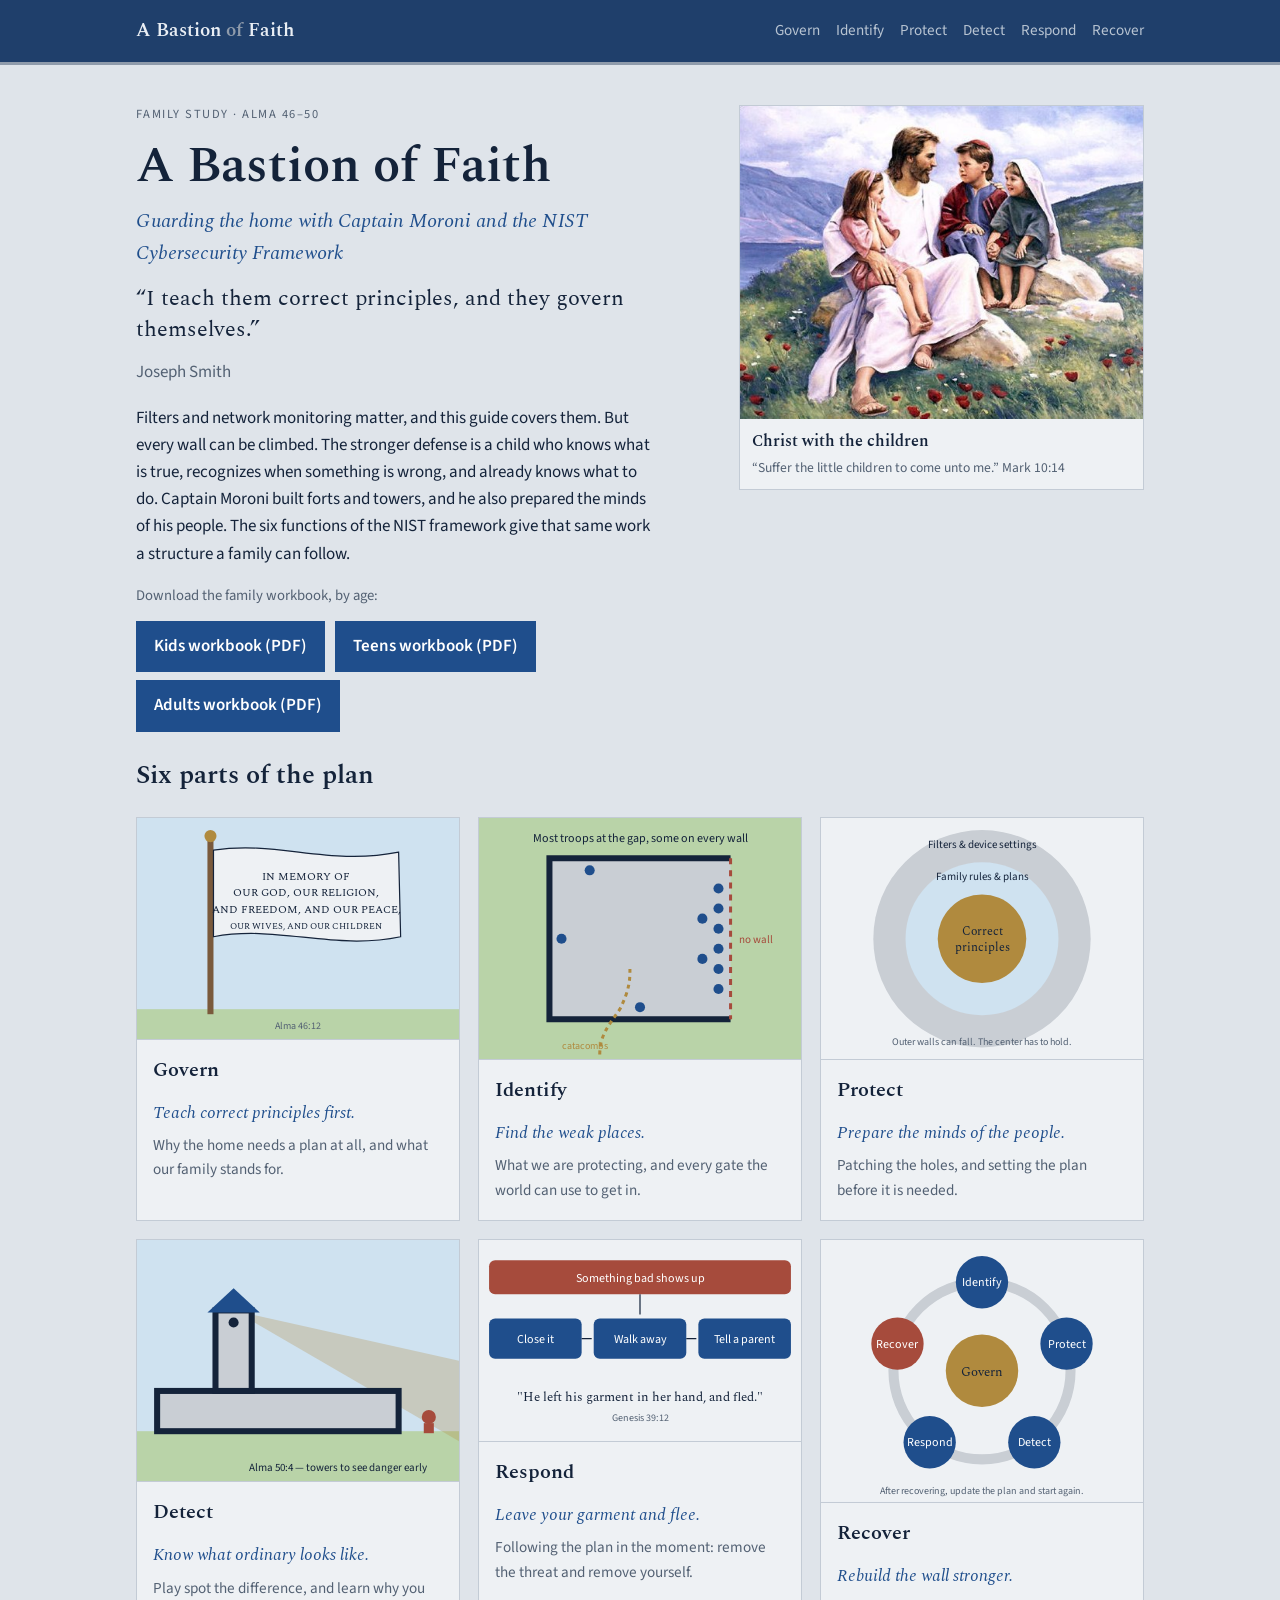
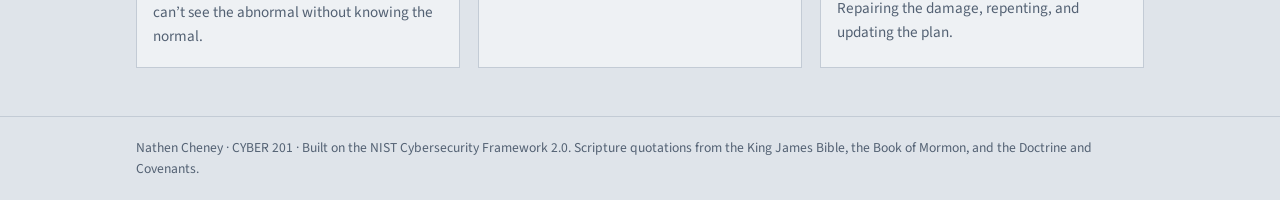
<file: index.html>
<!DOCTYPE html>
<html lang="en">
<head>
<meta charset="utf-8">
<meta name="viewport" content="width=device-width, initial-scale=1, viewport-fit=cover">
<title>A Bastion of Faith</title>
<meta name="description" content="A family study guide that uses Captain Moroni and the NIST Cybersecurity Framework to guard the home online.">
<link rel="preconnect" href="https://fonts.googleapis.com"><link rel="preconnect" href="https://fonts.gstatic.com" crossorigin><link rel="stylesheet" href="https://fonts.googleapis.com/css2?family=Source+Sans+3:wght@400;600&family=Spectral:ital,wght@0,400;0,600;1,400&display=swap">
<link rel="stylesheet" href="style.css">
</head>
<body><header class="site-head"><div class="wrap"><a class="brand" href="index.html">A Bastion <span>of</span> Faith</a><nav class="nav" aria-label="Sections"><a href="govern.html">Govern</a><a href="identify.html">Identify</a><a href="protect.html">Protect</a><a href="detect.html">Detect</a><a href="respond.html">Respond</a><a href="recover.html">Recover</a></nav></div></header>
<main class="wrap">
<section class="lesson-head hero-grid">
<div class="prose">
<p class="eyebrow">Family Study · Alma 46–50</p>
<h1>A Bastion of Faith</h1>
<p class="subtitle">Guarding the home with Captain Moroni and the NIST Cybersecurity Framework</p>
<p class="intro-quote">“I teach them correct principles, and they govern themselves.”</p>
<p>Joseph Smith</p>
<p>Filters and network monitoring matter, and this guide covers them. But every wall can be climbed. The stronger defense is a child who knows what is true, recognizes when something is wrong, and already knows what to do. Captain Moroni built forts and towers, and he also prepared the minds of his people. The six functions of the NIST framework give that same work a structure a family can follow.</p>
<p style="margin:16px 0 6px;color:var(--mute);font-size:.92rem">Download the family workbook, by age:</p><a class="download" href="workbook-kids.pdf" download style="margin-right:10px">Kids workbook (PDF)</a><a class="download" href="workbook-teens.pdf" download style="margin-right:10px">Teens workbook (PDF)</a><a class="download" href="workbook-adults.pdf" download>Adults workbook (PDF)</a>
</div>
<figure class="christ"><img src="images/christ-hero.jpg" alt="Christ with the children" onerror="this.parentElement.classList.add('missing')">
<div class="ph"><div><b>Christ with the children</b><br>Add <code>images/christ-hero.jpg</code></div></div>
<figcaption><b>Christ with the children</b><span>“Suffer the little children to come unto me.” Mark 10:14</span></figcaption></figure>
</section>
<h2>Six parts of the plan</h2>
<div class="grid-cards"><a class="tcard" href="govern.html"><svg viewBox="0 0 320 220" role="img" aria-label="The title of liberty raised on a pole">
<rect class="f-sky" width="320" height="220"/>
<rect class="f-grass" y="190" width="320" height="30"/>
<rect class="f-trunk" x="70" y="20" width="6" height="175"/>
<circle class="f-gold" cx="73" cy="18" r="6"/>
<path class="f-paper st-ink" d="M76 32 C140 22 190 48 260 34 L262 118 C195 132 140 106 76 118 Z"/>
<text class="t-ink t-serif" x="168" y="62" text-anchor="middle" font-size="11">IN MEMORY OF</text>
<text class="t-ink t-serif" x="168" y="78" text-anchor="middle" font-size="11">OUR GOD, OUR RELIGION,</text>
<text class="t-ink t-serif" x="168" y="94" text-anchor="middle" font-size="11">AND FREEDOM, AND OUR PEACE,</text>
<text class="t-ink t-serif" x="168" y="110" text-anchor="middle" font-size="9">OUR WIVES, AND OUR CHILDREN</text>
<text class="t-mute" x="160" y="210" text-anchor="middle" font-size="10">Alma 46:12</text>
</svg><div class="tc-body"><h3>Govern</h3><span class="tc-tag">Teach correct principles first.</span><p>Why the home needs a plan at all, and what our family stands for.</p></div></a><a class="tcard" href="identify.html"><svg viewBox="0 0 320 240" role="img" aria-label="A fortress seen from above with one wall missing and a tunnel under another">
<rect class="f-grass" width="320" height="240"/>
<rect class="f-stone" x="70" y="40" width="180" height="160"/>
<g class="st-wall" fill="none"><path d="M250 40 L70 40 L70 200 L250 200"/></g>
<line class="st-danger" x1="250" y1="40" x2="250" y2="200" stroke-dasharray="6 6"/>
<text class="t-danger" x="258" y="124" font-size="11">no wall</text>
<g class="f-acc"><circle cx="238" cy="70" r="5"/><circle cx="238" cy="90" r="5"/><circle cx="238" cy="110" r="5"/><circle cx="238" cy="130" r="5"/><circle cx="238" cy="150" r="5"/><circle cx="238" cy="170" r="5"/><circle cx="222" cy="100" r="5"/><circle cx="222" cy="140" r="5"/>
<circle cx="110" cy="52" r="5"/><circle cx="82" cy="120" r="5"/><circle cx="160" cy="188" r="5"/></g>
<path class="st-gold" fill="none" stroke-dasharray="4 4" d="M120 235 C120 215 130 205 140 190 C150 170 150 160 150 150"/>
<text class="t-gold" x="128" y="230" font-size="10" text-anchor="end">catacombs</text>
<text class="t-ink" x="160" y="24" text-anchor="middle" font-size="12">Most troops at the gap, some on every wall</text>
</svg><div class="tc-body"><h3>Identify</h3><span class="tc-tag">Find the weak places.</span><p>What we are protecting, and every gate the world can use to get in.</p></div></a><a class="tcard" href="protect.html"><svg viewBox="0 0 320 240" role="img" aria-label="Three rings of protection around the home with correct principles at the center">
<rect class="f-paper" width="320" height="240"/>
<circle class="f-stone" cx="160" cy="120" r="108"/>
<circle class="f-sky" cx="160" cy="120" r="76"/>
<circle class="f-gold" cx="160" cy="120" r="44"/>
<text class="t-ink" x="160" y="30" text-anchor="middle" font-size="11">Filters &amp; device settings</text>
<text class="t-ink" x="160" y="62" text-anchor="middle" font-size="11">Family rules &amp; plans</text>
<text class="t-ink t-serif" x="160" y="116" text-anchor="middle" font-size="12">Correct</text>
<text class="t-ink t-serif" x="160" y="132" text-anchor="middle" font-size="12">principles</text>
<text class="t-mute" x="160" y="226" text-anchor="middle" font-size="10">Outer walls can fall. The center has to hold.</text>
</svg><div class="tc-body"><h3>Protect</h3><span class="tc-tag">Prepare the minds of the people.</span><p>Patching the holes, and setting the plan before it is needed.</p></div></a><a class="tcard" href="detect.html"><svg viewBox="0 0 320 240" role="img" aria-label="A watchtower overlooking a wall, spotting danger approaching">
<rect class="f-sky" width="320" height="240"/>
<rect class="f-grass" y="190" width="320" height="50"/>
<polygon class="f-gold" fill-opacity=".28" points="96,70 320,120 320,200"/>
<rect class="f-stone st-wall" x="20" y="150" width="240" height="40"/>
<rect class="f-stone st-wall" x="78" y="70" width="36" height="80"/>
<polygon class="f-acc" points="70,72 96,48 122,72"/>
<circle class="f-ink" cx="96" cy="82" r="5"/>
<g class="f-danger"><circle cx="290" cy="176" r="7"/><rect x="285" y="182" width="10" height="10"/></g>
<text class="t-ink" x="200" y="230" text-anchor="middle" font-size="11">Alma 50:4 — towers to see danger early</text>
</svg><div class="tc-body"><h3>Detect</h3><span class="tc-tag">Know what ordinary looks like.</span><p>Play spot the difference, and learn why you can’t see the abnormal without knowing the normal.</p></div></a><a class="tcard" href="respond.html"><svg viewBox="0 0 320 200" role="img" aria-label="Response steps: close it, walk away, tell a parent">
<rect class="f-paper" width="320" height="200"/>
<g font-size="12" class="t-ink" text-anchor="middle">
<rect class="f-danger" x="10" y="20" width="300" height="34" rx="6"/><text x="160" y="42" class="t-onacc">Something bad shows up</text>
<rect class="f-acc" x="10" y="78" width="92" height="40" rx="6"/><text x="56" y="102" class="t-onacc">Close it</text>
<rect class="f-acc" x="114" y="78" width="92" height="40" rx="6"/><text x="160" y="102" class="t-onacc">Walk away</text>
<rect class="f-acc" x="218" y="78" width="92" height="40" rx="6"/><text x="264" y="102" class="t-onacc">Tell a parent</text>
<path class="st-ink" fill="none" d="M160 54 L160 74 M102 98 L112 98 M206 98 L216 98"/>
<text x="160" y="160" class="t-ink t-serif" font-size="13">"He left his garment in her hand, and fled."</text>
<text x="160" y="180" class="t-mute" font-size="10">Genesis 39:12</text>
</g>
</svg><div class="tc-body"><h3>Respond</h3><span class="tc-tag">Leave your garment and flee.</span><p>Following the plan in the moment: remove the threat and remove yourself.</p></div></a><a class="tcard" href="recover.html"><svg viewBox="0 0 320 260" role="img" aria-label="The NIST framework as a cycle with Govern at the center">
<rect class="f-paper" width="320" height="260"/>
<circle class="st-stone" fill="none" stroke-width="10" cx="160" cy="130" r="88"/>
<circle class="f-gold" cx="160" cy="130" r="36"/>
<text class="t-ink t-serif" x="160" y="135" text-anchor="middle" font-size="13">Govern</text>
<g font-size="12" text-anchor="middle">
<circle class="f-acc" cx="160" cy="42" r="26"/><text class="t-onacc" x="160" y="46">Identify</text>
<circle class="f-acc" cx="244" cy="103" r="26"/><text class="t-onacc" x="244" y="107">Protect</text>
<circle class="f-acc" cx="212" cy="201" r="26"/><text class="t-onacc" x="212" y="205">Detect</text>
<circle class="f-acc" cx="108" cy="201" r="26"/><text class="t-onacc" x="108" y="205">Respond</text>
<circle class="f-danger" cx="76" cy="103" r="26"/><text class="t-onacc" x="76" y="107">Recover</text>
</g>
<text class="t-mute" x="160" y="252" text-anchor="middle" font-size="10">After recovering, update the plan and start again.</text>
</svg><div class="tc-body"><h3>Recover</h3><span class="tc-tag">Rebuild the wall stronger.</span><p>Repairing the damage, repenting, and updating the plan.</p></div></a></div>
</main><footer class="site-foot"><div class="wrap">Nathen Cheney · CYBER 201 · Built on the NIST Cybersecurity Framework 2.0. Scripture quotations from the King James Bible, the Book of Mormon, and the Doctrine and Covenants.</div></footer>
</body>
</html>
</file>
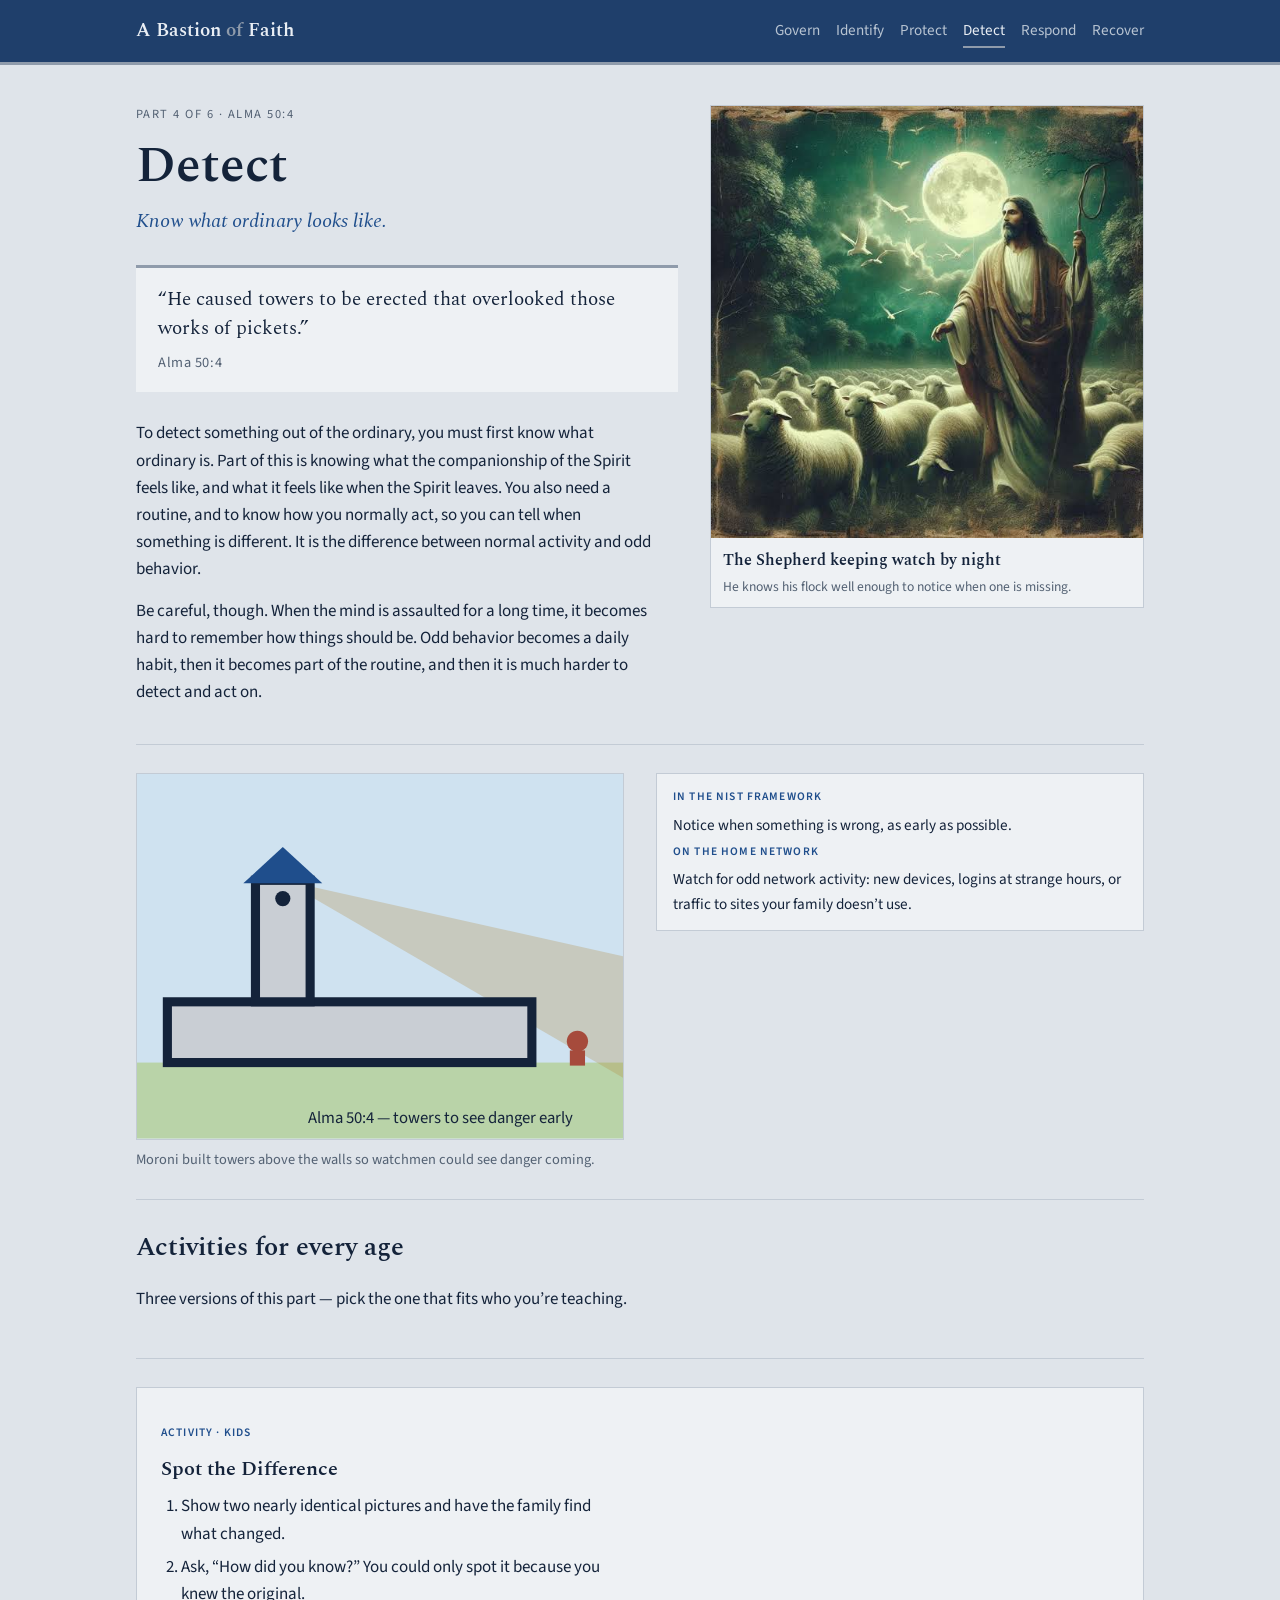
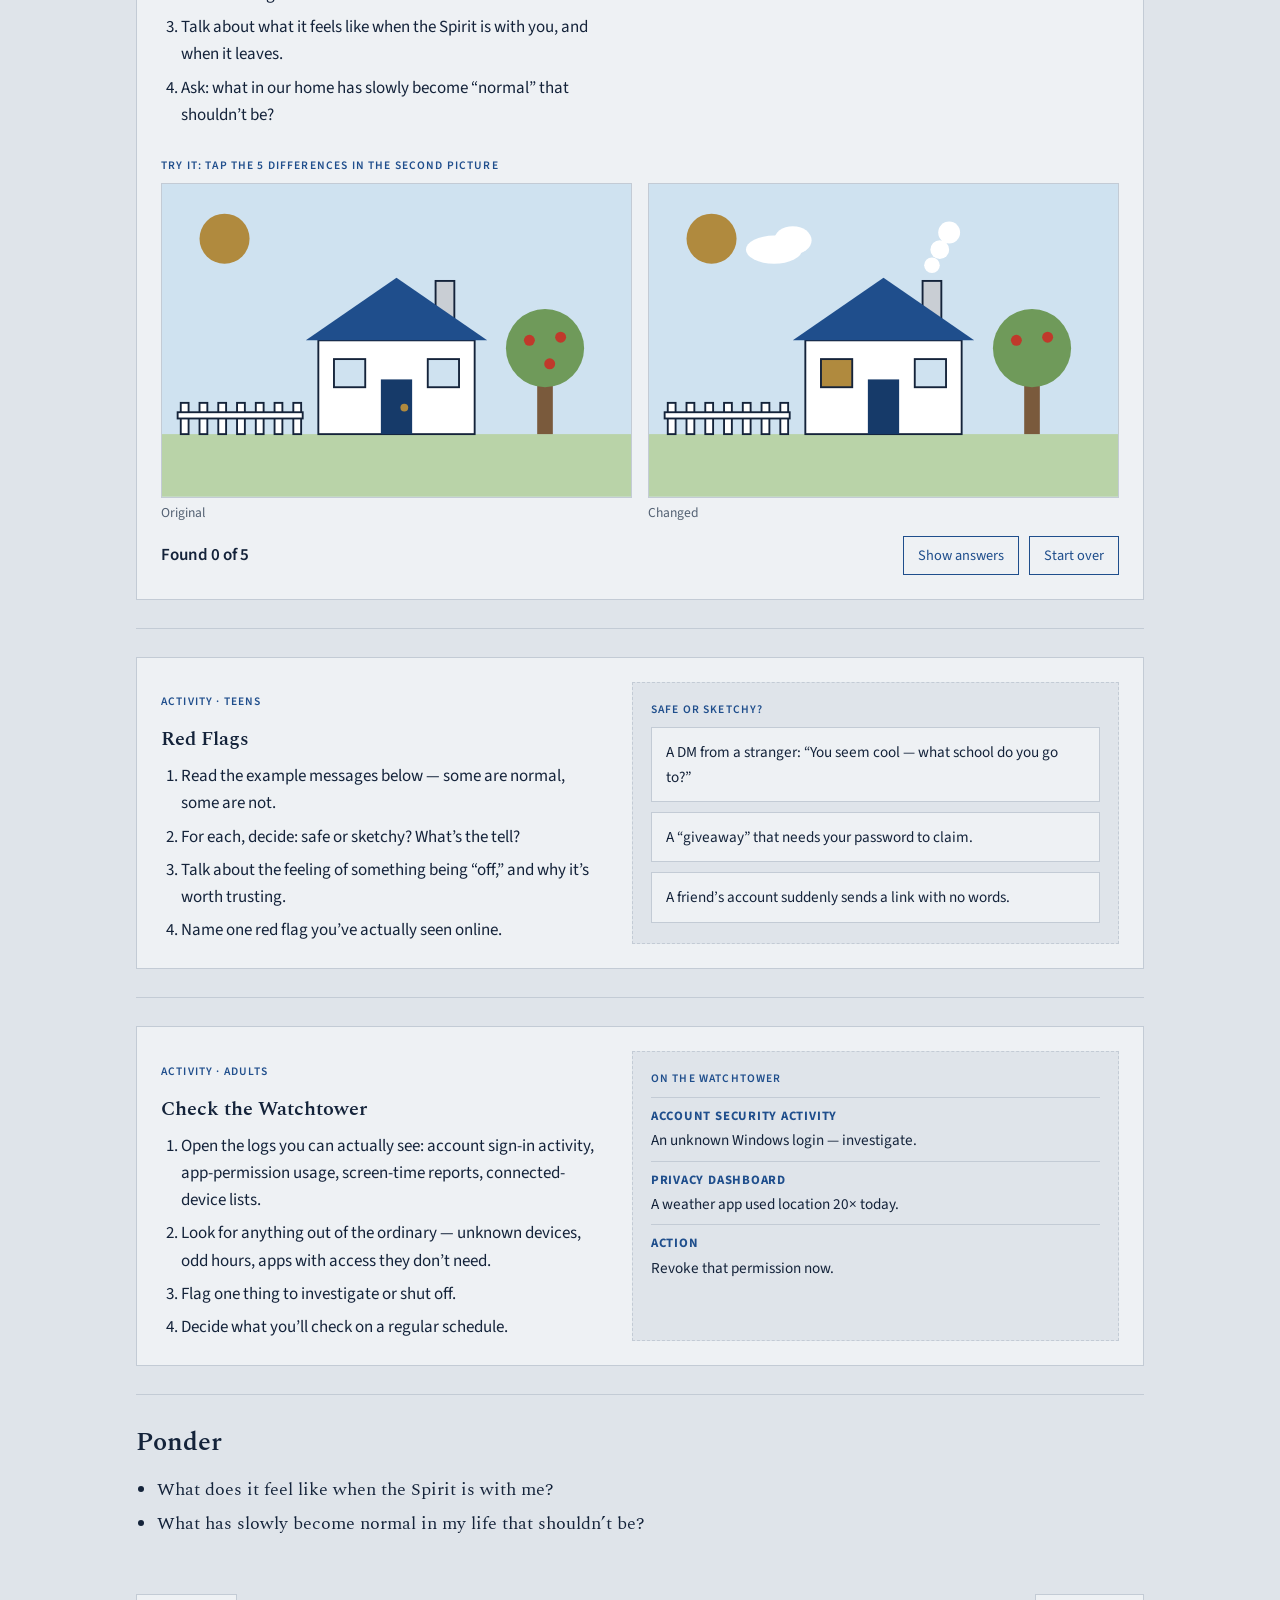
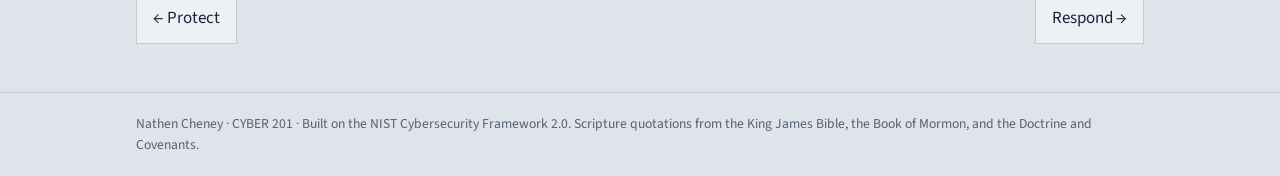
<file: detect.html>
<!DOCTYPE html>
<html lang="en">
<head>
<meta charset="utf-8">
<meta name="viewport" content="width=device-width, initial-scale=1, viewport-fit=cover">
<title>Detect · A Bastion of Faith</title>
<meta name="description" content="Play spot the difference, and learn why you can’t see the abnormal without knowing the normal.">
<link rel="preconnect" href="https://fonts.googleapis.com"><link rel="preconnect" href="https://fonts.gstatic.com" crossorigin><link rel="stylesheet" href="https://fonts.googleapis.com/css2?family=Source+Sans+3:wght@400;600&family=Spectral:ital,wght@0,400;0,600;1,400&display=swap">
<link rel="stylesheet" href="style.css">
</head>
<body><header class="site-head"><div class="wrap"><a class="brand" href="index.html">A Bastion <span>of</span> Faith</a><nav class="nav" aria-label="Sections"><a href="govern.html">Govern</a><a href="identify.html">Identify</a><a href="protect.html">Protect</a><a href="detect.html" aria-current="page">Detect</a><a href="respond.html">Respond</a><a href="recover.html">Recover</a></nav></div></header>
<main class="wrap">
<section class="lesson-head lead-grid">
<div class="prose">
<p class="eyebrow">Part 4 of 6 · Alma 50:4</p>
<h1>Detect</h1>
<p class="subtitle">Know what ordinary looks like.</p>
<div class="scripture"><blockquote>“He caused towers to be erected that overlooked those works of pickets.”</blockquote><cite>Alma 50:4</cite></div>
<p>To detect something out of the ordinary, you must first know what ordinary is. Part of this is knowing what the companionship of the Spirit feels like, and what it feels like when the Spirit leaves. You also need a routine, and to know how you normally act, so you can tell when something is different. It is the difference between normal activity and odd behavior.</p><p>Be careful, though. When the mind is assaulted for a long time, it becomes hard to remember how things should be. Odd behavior becomes a daily habit, then it becomes part of the routine, and then it is much harder to detect and act on.</p>
</div>
<figure class="christ"><img src="images/christ-detect.jpg" alt="The Shepherd keeping watch by night" onerror="this.parentElement.classList.add('missing')">
<div class="ph"><div><b>The Shepherd keeping watch by night</b><br>Add <code>images/christ-detect.jpg</code></div></div>
<figcaption><b>The Shepherd keeping watch by night</b><span>He knows his flock well enough to notice when one is missing.</span></figcaption></figure>
</section>
<section class="section two">
<figure class="concept"><svg viewBox="0 0 320 240" role="img" aria-label="A watchtower overlooking a wall, spotting danger approaching">
<rect class="f-sky" width="320" height="240"/>
<rect class="f-grass" y="190" width="320" height="50"/>
<polygon class="f-gold" fill-opacity=".28" points="96,70 320,120 320,200"/>
<rect class="f-stone st-wall" x="20" y="150" width="240" height="40"/>
<rect class="f-stone st-wall" x="78" y="70" width="36" height="80"/>
<polygon class="f-acc" points="70,72 96,48 122,72"/>
<circle class="f-ink" cx="96" cy="82" r="5"/>
<g class="f-danger"><circle cx="290" cy="176" r="7"/><rect x="285" y="182" width="10" height="10"/></g>
<text class="t-ink" x="200" y="230" text-anchor="middle" font-size="11">Alma 50:4 — towers to see danger early</text>
</svg><figcaption>Moroni built towers above the walls so watchmen could see danger coming.</figcaption></figure>
<div class="nist-box"><p class="label">In the NIST framework</p><p>Notice when something is wrong, as early as possible.</p><p class="label">On the home network</p><p>Watch for odd network activity: new devices, logins at strange hours, or traffic to sites your family doesn’t use.</p></div>
</section>
<section class="section"><h2>Activities for every age</h2><p>Three versions of this part &#8212; pick the one that fits who you&#8217;re teaching.</p></section><section class="section"><div class="activity"><div><p class="label">Activity &#183; Kids</p><h3>Spot the Difference</h3><ol><li>Show two nearly identical pictures and have the family find what changed.</li><li>Ask, “How did you know?” You could only spot it because you knew the original.</li><li>Talk about what it feels like when the Spirit is with you, and when it leaves.</li><li>Ask: what in our home has slowly become “normal” that shouldn’t be?</li></ol></div><div class="ex ex-spot" id="spot"><p class="ex-kicker">Try it: tap the 5 differences in the second picture</p>
<div class="spot-pair"><figure><svg viewBox="0 0 300 200" role="img" aria-label="Original picture"><rect class="f-sky" width="300" height="200"/><rect class="f-grass" y="160" width="300" height="40"/><circle class="f-gold" cx="40" cy="35" r="16"/><rect class="f-stone st-ink" x="175" y="62" width="12" height="25"/><rect class="f-white st-ink" x="100" y="100" width="100" height="60"/><polygon class="f-acc" points="92,100 150,60 208,100"/><rect class="f-accd" x="140" y="125" width="20" height="35"/><circle class="f-gold" cx="155" cy="143" r="2.5"/><rect class="f-sky st-ink" x="110" y="112" width="20" height="18"/><rect class="f-sky st-ink" x="170" y="112" width="20" height="18"/><rect class="f-trunk" x="240" y="120" width="10" height="40"/><circle class="f-leaf" cx="245" cy="105" r="25"/><g class="f-red"><circle cx="235" cy="100" r="3.5"/><circle cx="255" cy="98" r="3.5"/><circle cx="248" cy="115" r="3.5"/></g><rect class="f-white st-ink" x="12" y="140" width="5" height="20"/><rect class="f-white st-ink" x="24" y="140" width="5" height="20"/><rect class="f-white st-ink" x="36" y="140" width="5" height="20"/><rect class="f-white st-ink" x="48" y="140" width="5" height="20"/><rect class="f-white st-ink" x="60" y="140" width="5" height="20"/><rect class="f-white st-ink" x="72" y="140" width="5" height="20"/><rect class="f-white st-ink" x="84" y="140" width="5" height="20"/><rect class="f-white st-ink" x="10" y="146" width="80" height="4"/></svg><figcaption>Original</figcaption></figure>
<figure><div class="spot-target"><svg viewBox="0 0 300 200" role="img" aria-label="Changed picture"><rect class="f-sky" width="300" height="200"/><rect class="f-grass" y="160" width="300" height="40"/><circle class="f-gold" cx="40" cy="35" r="16"/><g class="f-white"><ellipse cx="80" cy="42" rx="18" ry="9"/><ellipse cx="92" cy="36" rx="12" ry="9"/></g><rect class="f-stone st-ink" x="175" y="62" width="12" height="25"/><g class="f-white"><circle cx="181" cy="52" r="5"/><circle cx="186" cy="42" r="6"/><circle cx="192" cy="31" r="7"/></g><rect class="f-white st-ink" x="100" y="100" width="100" height="60"/><polygon class="f-acc" points="92,100 150,60 208,100"/><rect class="f-accd" x="140" y="125" width="20" height="35"/><rect class="f-gold st-ink" x="110" y="112" width="20" height="18"/><rect class="f-sky st-ink" x="170" y="112" width="20" height="18"/><rect class="f-trunk" x="240" y="120" width="10" height="40"/><circle class="f-leaf" cx="245" cy="105" r="25"/><g class="f-red"><circle cx="235" cy="100" r="3.5"/><circle cx="255" cy="98" r="3.5"/></g><rect class="f-white st-ink" x="12" y="140" width="5" height="20"/><rect class="f-white st-ink" x="24" y="140" width="5" height="20"/><rect class="f-white st-ink" x="36" y="140" width="5" height="20"/><rect class="f-white st-ink" x="48" y="140" width="5" height="20"/><rect class="f-white st-ink" x="60" y="140" width="5" height="20"/><rect class="f-white st-ink" x="72" y="140" width="5" height="20"/><rect class="f-white st-ink" x="84" y="140" width="5" height="20"/><rect class="f-white st-ink" x="10" y="146" width="80" height="4"/></svg></div><figcaption>Changed</figcaption></figure></div>
<div class="spot-bar"><span id="spot-count" aria-live="polite">Found 0 of 5</span>
<button type="button" id="spot-reveal">Show answers</button><button type="button" id="spot-reset">Start over</button></div>
<p class="spot-lesson" id="spot-lesson" hidden>You found them because you studied the first picture. In the same way, we notice when the Spirit leaves only if we know what it feels like when He is there.</p></div></div></section><section class="section"><div class="activity"><div><p class="label">Activity &#183; Teens</p><h3>Red Flags</h3><ol><li>Read the example messages below &#8212; some are normal, some are not.</li><li>For each, decide: safe or sketchy? What&#8217;s the tell?</li><li>Talk about the feeling of something being &#8220;off,&#8221; and why it&#8217;s worth trusting.</li><li>Name one red flag you&#8217;ve actually seen online.</li></ol></div><div class="ex ex-cards"><p class="ex-kicker">Safe or sketchy?</p><div class="cards3"><div class="sc">A DM from a stranger: &#8220;You seem cool &#8212; what school do you go to?&#8221;</div><div class="sc">A &#8220;giveaway&#8221; that needs your password to claim.</div><div class="sc">A friend&#8217;s account suddenly sends a link with no words.</div></div></div></div></section><section class="section"><div class="activity"><div><p class="label">Activity &#183; Adults</p><h3>Check the Watchtower</h3><ol><li>Open the logs you can actually see: account sign-in activity, app-permission usage, screen-time reports, connected-device lists.</li><li>Look for anything out of the ordinary &#8212; unknown devices, odd hours, apps with access they don&#8217;t need.</li><li>Flag one thing to investigate or shut off.</li><li>Decide what you&#8217;ll check on a regular schedule.</li></ol></div><div class="ex ex-review"><p class="ex-kicker">On the watchtower</p><div class="rv"><b>Account security activity</b><span>An unknown Windows login &#8212; investigate.</span></div><div class="rv"><b>Privacy dashboard</b><span>A weather app used location 20&#215; today.</span></div><div class="rv"><b>Action</b><span>Revoke that permission now.</span></div></div></div></section>
<section class="section questions"><h2>Ponder</h2><ul><li>What does it feel like when the Spirit is with me?</li><li>What has slowly become normal in my life that shouldn’t be?</li></ul></section>
<nav class="pager" aria-label="Pages"><a href="protect.html">← Protect</a><a href="respond.html">Respond →</a></nav>
</main><footer class="site-foot"><div class="wrap">Nathen Cheney · CYBER 201 · Built on the NIST Cybersecurity Framework 2.0. Scripture quotations from the King James Bible, the Book of Mormon, and the Doctrine and Covenants.</div></footer><script src="script.js"></script>
</body>
</html>
</file>
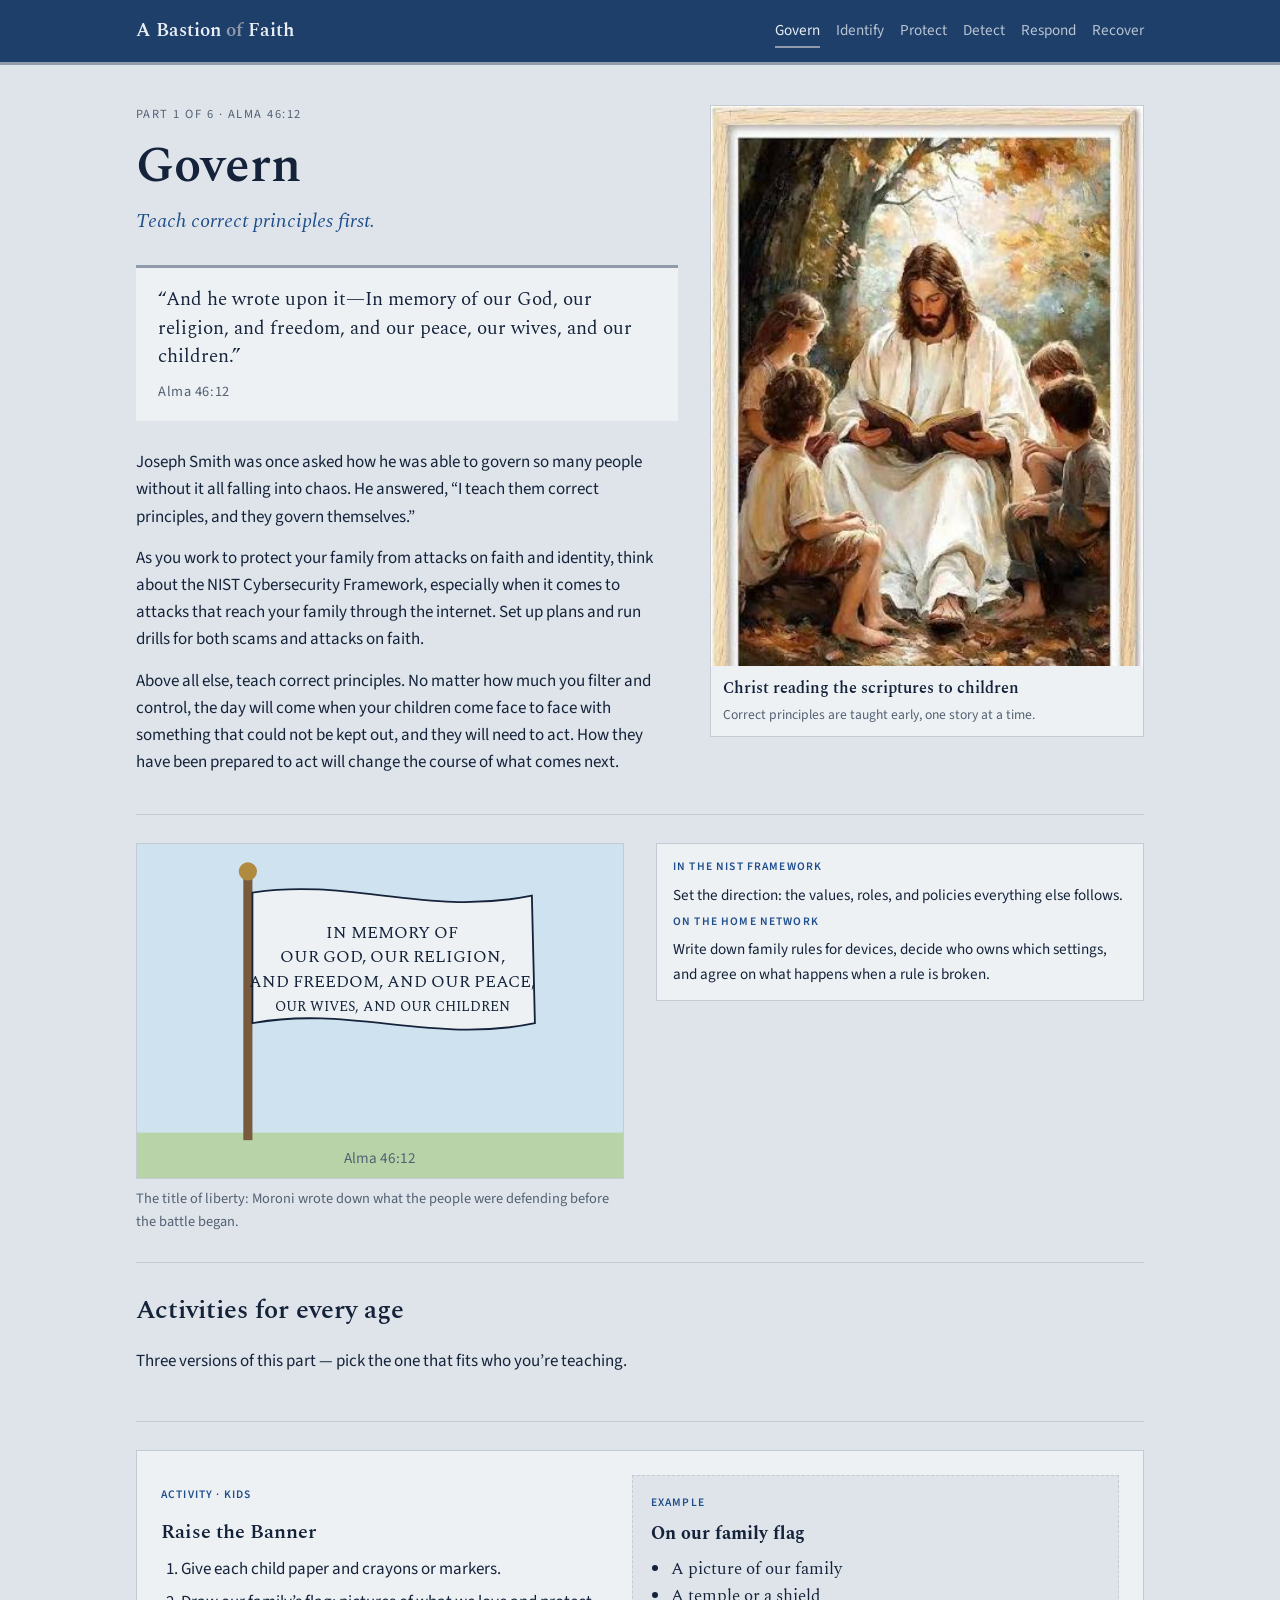
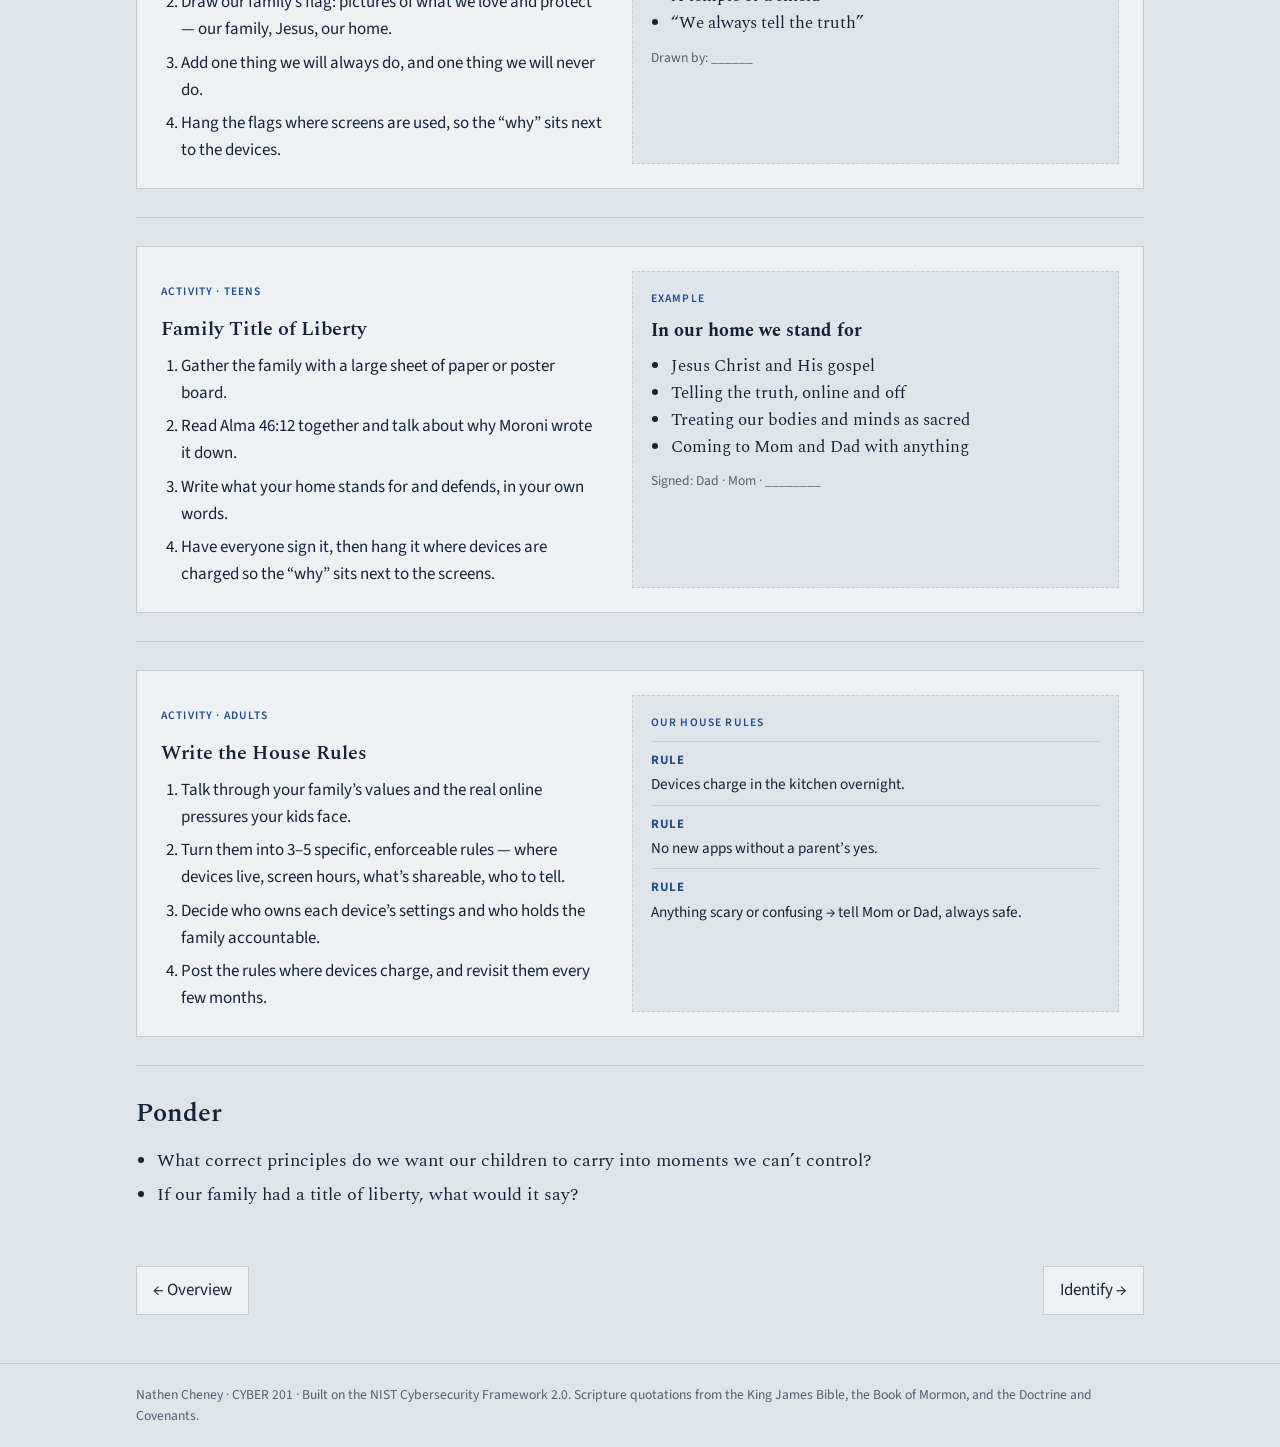
<file: govern.html>
<!DOCTYPE html>
<html lang="en">
<head>
<meta charset="utf-8">
<meta name="viewport" content="width=device-width, initial-scale=1, viewport-fit=cover">
<title>Govern · A Bastion of Faith</title>
<meta name="description" content="Why the home needs a plan at all, and what our family stands for.">
<link rel="preconnect" href="https://fonts.googleapis.com"><link rel="preconnect" href="https://fonts.gstatic.com" crossorigin><link rel="stylesheet" href="https://fonts.googleapis.com/css2?family=Source+Sans+3:wght@400;600&family=Spectral:ital,wght@0,400;0,600;1,400&display=swap">
<link rel="stylesheet" href="style.css">
</head>
<body><header class="site-head"><div class="wrap"><a class="brand" href="index.html">A Bastion <span>of</span> Faith</a><nav class="nav" aria-label="Sections"><a href="govern.html" aria-current="page">Govern</a><a href="identify.html">Identify</a><a href="protect.html">Protect</a><a href="detect.html">Detect</a><a href="respond.html">Respond</a><a href="recover.html">Recover</a></nav></div></header>
<main class="wrap">
<section class="lesson-head lead-grid">
<div class="prose">
<p class="eyebrow">Part 1 of 6 · Alma 46:12</p>
<h1>Govern</h1>
<p class="subtitle">Teach correct principles first.</p>
<div class="scripture"><blockquote>“And he wrote upon it—In memory of our God, our religion, and freedom, and our peace, our wives, and our children.”</blockquote><cite>Alma 46:12</cite></div>
<p>Joseph Smith was once asked how he was able to govern so many people without it all falling into chaos. He answered, “I teach them correct principles, and they govern themselves.”</p><p>As you work to protect your family from attacks on faith and identity, think about the NIST Cybersecurity Framework, especially when it comes to attacks that reach your family through the internet. Set up plans and run drills for both scams and attacks on faith.</p><p>Above all else, teach correct principles. No matter how much you filter and control, the day will come when your children come face to face with something that could not be kept out, and they will need to act. How they have been prepared to act will change the course of what comes next.</p>
</div>
<figure class="christ"><img src="images/christ-govern.jpg" alt="Christ reading the scriptures to children" onerror="this.parentElement.classList.add('missing')">
<div class="ph"><div><b>Christ reading the scriptures to children</b><br>Add <code>images/christ-govern.jpg</code></div></div>
<figcaption><b>Christ reading the scriptures to children</b><span>Correct principles are taught early, one story at a time.</span></figcaption></figure>
</section>
<section class="section two">
<figure class="concept"><svg viewBox="0 0 320 220" role="img" aria-label="The title of liberty raised on a pole">
<rect class="f-sky" width="320" height="220"/>
<rect class="f-grass" y="190" width="320" height="30"/>
<rect class="f-trunk" x="70" y="20" width="6" height="175"/>
<circle class="f-gold" cx="73" cy="18" r="6"/>
<path class="f-paper st-ink" d="M76 32 C140 22 190 48 260 34 L262 118 C195 132 140 106 76 118 Z"/>
<text class="t-ink t-serif" x="168" y="62" text-anchor="middle" font-size="11">IN MEMORY OF</text>
<text class="t-ink t-serif" x="168" y="78" text-anchor="middle" font-size="11">OUR GOD, OUR RELIGION,</text>
<text class="t-ink t-serif" x="168" y="94" text-anchor="middle" font-size="11">AND FREEDOM, AND OUR PEACE,</text>
<text class="t-ink t-serif" x="168" y="110" text-anchor="middle" font-size="9">OUR WIVES, AND OUR CHILDREN</text>
<text class="t-mute" x="160" y="210" text-anchor="middle" font-size="10">Alma 46:12</text>
</svg><figcaption>The title of liberty: Moroni wrote down what the people were defending before the battle began.</figcaption></figure>
<div class="nist-box"><p class="label">In the NIST framework</p><p>Set the direction: the values, roles, and policies everything else follows.</p><p class="label">On the home network</p><p>Write down family rules for devices, decide who owns which settings, and agree on what happens when a rule is broken.</p></div>
</section>
<section class="section"><h2>Activities for every age</h2><p>Three versions of this part &#8212; pick the one that fits who you&#8217;re teaching.</p></section><section class="section"><div class="activity"><div><p class="label">Activity &#183; Kids</p><h3>Raise the Banner</h3><ol><li>Give each child paper and crayons or markers.</li><li>Draw our family&#8217;s flag: pictures of what we love and protect &#8212; our family, Jesus, our home.</li><li>Add one thing we will always do, and one thing we will never do.</li><li>Hang the flags where screens are used, so the &#8220;why&#8221; sits next to the devices.</li></ol></div><div class="ex ex-banner"><p class="ex-kicker">Example</p><h4>On our family flag</h4><ul><li>A picture of our family</li><li>A temple or a shield</li><li>&#8220;We always tell the truth&#8221;</li></ul><p class="ex-sign">Drawn by: ______</p></div></div></section><section class="section"><div class="activity"><div><p class="label">Activity &#183; Teens</p><h3>Family Title of Liberty</h3><ol><li>Gather the family with a large sheet of paper or poster board.</li><li>Read Alma 46:12 together and talk about why Moroni wrote it down.</li><li>Write what your home stands for and defends, in your own words.</li><li>Have everyone sign it, then hang it where devices are charged so the “why” sits next to the screens.</li></ol></div><div class="ex ex-banner"><p class="ex-kicker">Example</p><h4>In our home we stand for</h4>
<ul><li>Jesus Christ and His gospel</li><li>Telling the truth, online and off</li><li>Treating our bodies and minds as sacred</li><li>Coming to Mom and Dad with anything</li></ul>
<p class="ex-sign">Signed: Dad · Mom · ________</p></div></div></section><section class="section"><div class="activity"><div><p class="label">Activity &#183; Adults</p><h3>Write the House Rules</h3><ol><li>Talk through your family&#8217;s values and the real online pressures your kids face.</li><li>Turn them into 3&#8211;5 specific, enforceable rules &#8212; where devices live, screen hours, what&#8217;s shareable, who to tell.</li><li>Decide who owns each device&#8217;s settings and who holds the family accountable.</li><li>Post the rules where devices charge, and revisit them every few months.</li></ol></div><div class="ex ex-review"><p class="ex-kicker">Our house rules</p><div class="rv"><b>Rule</b><span>Devices charge in the kitchen overnight.</span></div><div class="rv"><b>Rule</b><span>No new apps without a parent&#8217;s yes.</span></div><div class="rv"><b>Rule</b><span>Anything scary or confusing &#8594; tell Mom or Dad, always safe.</span></div></div></div></section>
<section class="section questions"><h2>Ponder</h2><ul><li>What correct principles do we want our children to carry into moments we can’t control?</li><li>If our family had a title of liberty, what would it say?</li></ul></section>
<nav class="pager" aria-label="Pages"><a href="index.html">← Overview</a><a href="identify.html">Identify →</a></nav>
</main><footer class="site-foot"><div class="wrap">Nathen Cheney · CYBER 201 · Built on the NIST Cybersecurity Framework 2.0. Scripture quotations from the King James Bible, the Book of Mormon, and the Doctrine and Covenants.</div></footer>
</body>
</html>
</file>
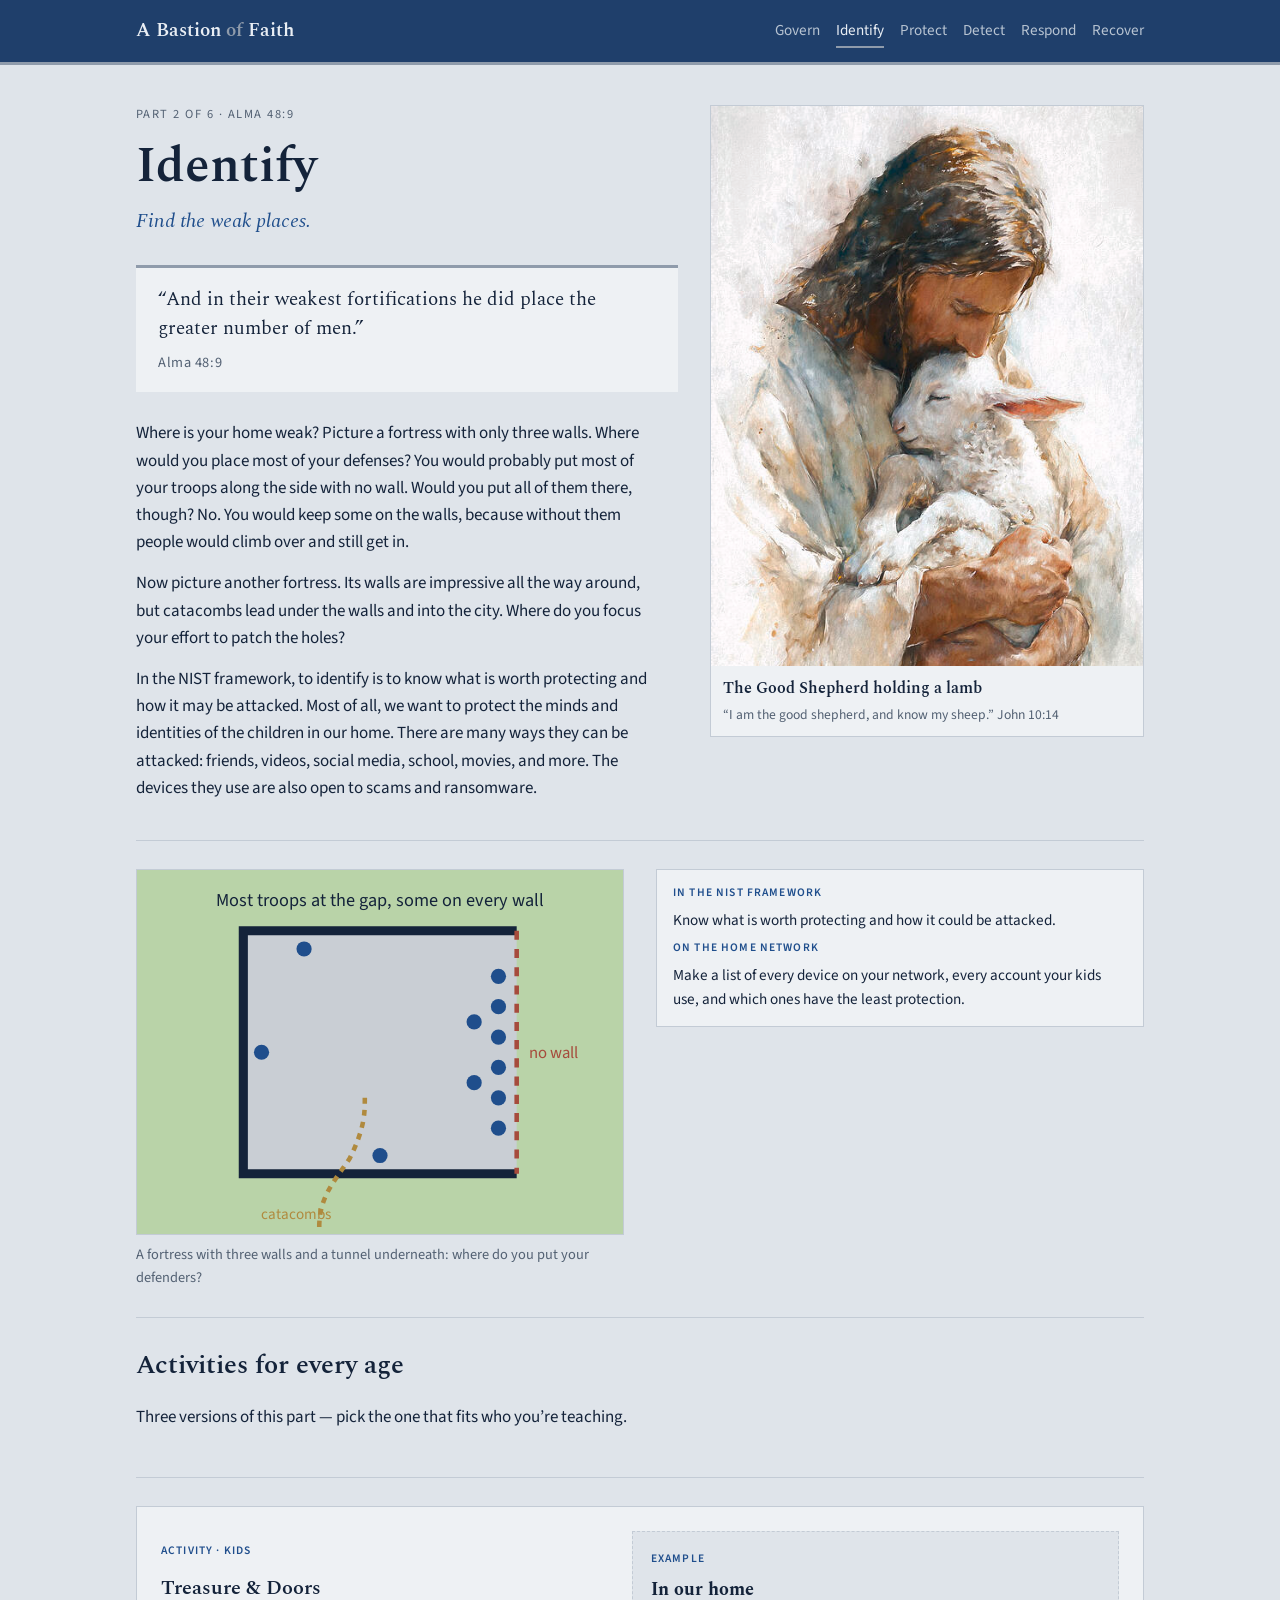
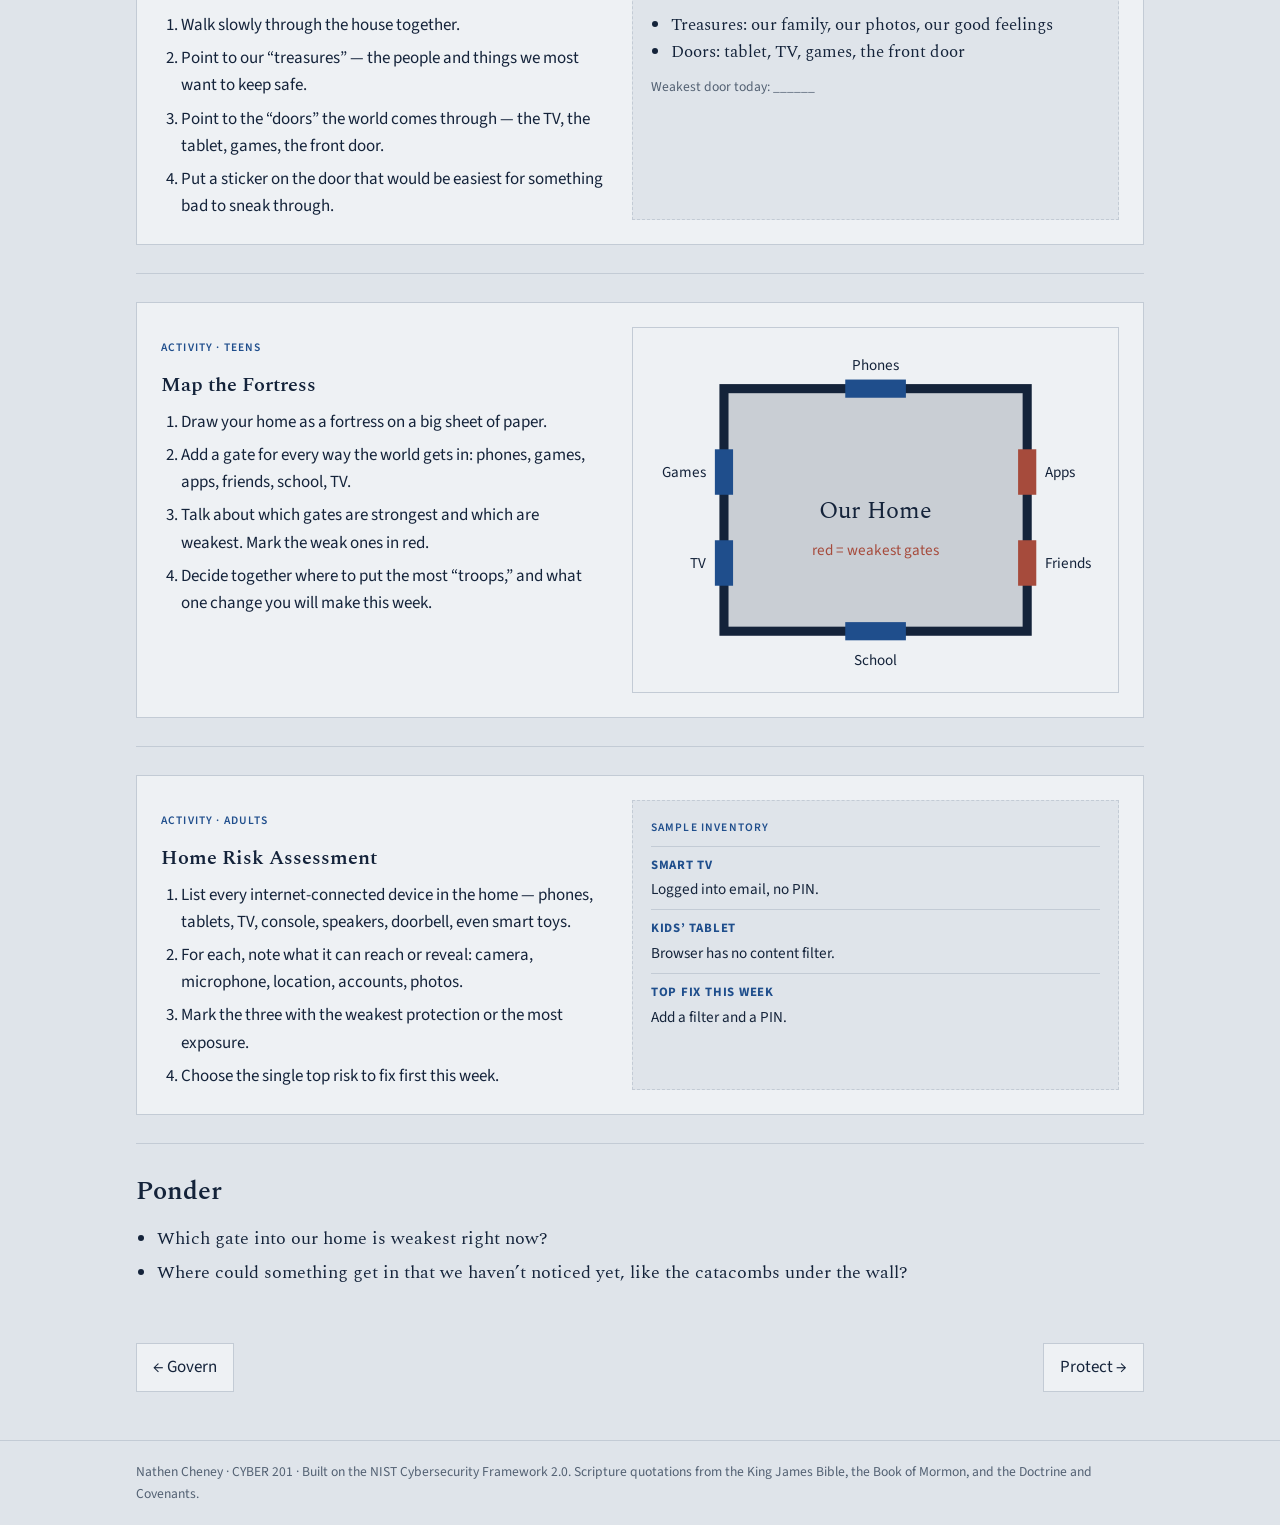
<file: identify.html>
<!DOCTYPE html>
<html lang="en">
<head>
<meta charset="utf-8">
<meta name="viewport" content="width=device-width, initial-scale=1, viewport-fit=cover">
<title>Identify · A Bastion of Faith</title>
<meta name="description" content="What we are protecting, and every gate the world can use to get in.">
<link rel="preconnect" href="https://fonts.googleapis.com"><link rel="preconnect" href="https://fonts.gstatic.com" crossorigin><link rel="stylesheet" href="https://fonts.googleapis.com/css2?family=Source+Sans+3:wght@400;600&family=Spectral:ital,wght@0,400;0,600;1,400&display=swap">
<link rel="stylesheet" href="style.css">
</head>
<body><header class="site-head"><div class="wrap"><a class="brand" href="index.html">A Bastion <span>of</span> Faith</a><nav class="nav" aria-label="Sections"><a href="govern.html">Govern</a><a href="identify.html" aria-current="page">Identify</a><a href="protect.html">Protect</a><a href="detect.html">Detect</a><a href="respond.html">Respond</a><a href="recover.html">Recover</a></nav></div></header>
<main class="wrap">
<section class="lesson-head lead-grid">
<div class="prose">
<p class="eyebrow">Part 2 of 6 · Alma 48:9</p>
<h1>Identify</h1>
<p class="subtitle">Find the weak places.</p>
<div class="scripture"><blockquote>“And in their weakest fortifications he did place the greater number of men.”</blockquote><cite>Alma 48:9</cite></div>
<p>Where is your home weak? Picture a fortress with only three walls. Where would you place most of your defenses? You would probably put most of your troops along the side with no wall. Would you put all of them there, though? No. You would keep some on the walls, because without them people would climb over and still get in.</p><p>Now picture another fortress. Its walls are impressive all the way around, but catacombs lead under the walls and into the city. Where do you focus your effort to patch the holes?</p><p>In the NIST framework, to identify is to know what is worth protecting and how it may be attacked. Most of all, we want to protect the minds and identities of the children in our home. There are many ways they can be attacked: friends, videos, social media, school, movies, and more. The devices they use are also open to scams and ransomware.</p>
</div>
<figure class="christ"><img src="images/christ-identify.jpg" alt="The Good Shepherd holding a lamb" onerror="this.parentElement.classList.add('missing')">
<div class="ph"><div><b>The Good Shepherd holding a lamb</b><br>Add <code>images/christ-identify.jpg</code></div></div>
<figcaption><b>The Good Shepherd holding a lamb</b><span>“I am the good shepherd, and know my sheep.” John 10:14</span></figcaption></figure>
</section>
<section class="section two">
<figure class="concept"><svg viewBox="0 0 320 240" role="img" aria-label="A fortress seen from above with one wall missing and a tunnel under another">
<rect class="f-grass" width="320" height="240"/>
<rect class="f-stone" x="70" y="40" width="180" height="160"/>
<g class="st-wall" fill="none"><path d="M250 40 L70 40 L70 200 L250 200"/></g>
<line class="st-danger" x1="250" y1="40" x2="250" y2="200" stroke-dasharray="6 6"/>
<text class="t-danger" x="258" y="124" font-size="11">no wall</text>
<g class="f-acc"><circle cx="238" cy="70" r="5"/><circle cx="238" cy="90" r="5"/><circle cx="238" cy="110" r="5"/><circle cx="238" cy="130" r="5"/><circle cx="238" cy="150" r="5"/><circle cx="238" cy="170" r="5"/><circle cx="222" cy="100" r="5"/><circle cx="222" cy="140" r="5"/>
<circle cx="110" cy="52" r="5"/><circle cx="82" cy="120" r="5"/><circle cx="160" cy="188" r="5"/></g>
<path class="st-gold" fill="none" stroke-dasharray="4 4" d="M120 235 C120 215 130 205 140 190 C150 170 150 160 150 150"/>
<text class="t-gold" x="128" y="230" font-size="10" text-anchor="end">catacombs</text>
<text class="t-ink" x="160" y="24" text-anchor="middle" font-size="12">Most troops at the gap, some on every wall</text>
</svg><figcaption>A fortress with three walls and a tunnel underneath: where do you put your defenders?</figcaption></figure>
<div class="nist-box"><p class="label">In the NIST framework</p><p>Know what is worth protecting and how it could be attacked.</p><p class="label">On the home network</p><p>Make a list of every device on your network, every account your kids use, and which ones have the least protection.</p></div>
</section>
<section class="section"><h2>Activities for every age</h2><p>Three versions of this part &#8212; pick the one that fits who you&#8217;re teaching.</p></section><section class="section"><div class="activity"><div><p class="label">Activity &#183; Kids</p><h3>Treasure &amp; Doors</h3><ol><li>Walk slowly through the house together.</li><li>Point to our &#8220;treasures&#8221; &#8212; the people and things we most want to keep safe.</li><li>Point to the &#8220;doors&#8221; the world comes through &#8212; the TV, the tablet, games, the front door.</li><li>Put a sticker on the door that would be easiest for something bad to sneak through.</li></ol></div><div class="ex ex-banner"><p class="ex-kicker">Example</p><h4>In our home</h4><ul><li>Treasures: our family, our photos, our good feelings</li><li>Doors: tablet, TV, games, the front door</li></ul><p class="ex-sign">Weakest door today: ______</p></div></div></section><section class="section"><div class="activity"><div><p class="label">Activity &#183; Teens</p><h3>Map the Fortress</h3><ol><li>Draw your home as a fortress on a big sheet of paper.</li><li>Add a gate for every way the world gets in: phones, games, apps, friends, school, TV.</li><li>Talk about which gates are strongest and which are weakest. Mark the weak ones in red.</li><li>Decide together where to put the most “troops,” and what one change you will make this week.</li></ol></div><div class="ex ex-svg"><svg viewBox="0 0 320 240" role="img" aria-label="Example family fortress map with gates labeled">
<rect class="f-paper" width="320" height="240"/>
<rect class="f-stone st-wall" x="60" y="40" width="200" height="160" fill-opacity="1"/>
<text class="t-ink t-serif" x="160" y="125" text-anchor="middle" font-size="16">Our Home</text>
<g font-size="10" class="t-ink">
<rect class="f-acc" x="140" y="34" width="40" height="12"/><text x="160" y="28" text-anchor="middle">Phones</text>
<rect class="f-acc" x="140" y="194" width="40" height="12"/><text x="160" y="222" text-anchor="middle">School</text>
<rect class="f-acc" x="54" y="80" width="12" height="30"/><text x="48" y="98" text-anchor="end">Games</text>
<rect class="f-acc" x="54" y="140" width="12" height="30"/><text x="48" y="158" text-anchor="end">TV</text>
<rect class="f-danger" x="254" y="80" width="12" height="30"/><text x="272" y="98">Apps</text>
<rect class="f-danger" x="254" y="140" width="12" height="30"/><text x="272" y="158">Friends</text>
</g>
<text class="t-danger" x="160" y="150" text-anchor="middle" font-size="10">red = weakest gates</text>
</svg></div></div></section><section class="section"><div class="activity"><div><p class="label">Activity &#183; Adults</p><h3>Home Risk Assessment</h3><ol><li>List every internet-connected device in the home &#8212; phones, tablets, TV, console, speakers, doorbell, even smart toys.</li><li>For each, note what it can reach or reveal: camera, microphone, location, accounts, photos.</li><li>Mark the three with the weakest protection or the most exposure.</li><li>Choose the single top risk to fix first this week.</li></ol></div><div class="ex ex-review"><p class="ex-kicker">Sample inventory</p><div class="rv"><b>Smart TV</b><span>Logged into email, no PIN.</span></div><div class="rv"><b>Kids&#8217; tablet</b><span>Browser has no content filter.</span></div><div class="rv"><b>Top fix this week</b><span>Add a filter and a PIN.</span></div></div></div></section>
<section class="section questions"><h2>Ponder</h2><ul><li>Which gate into our home is weakest right now?</li><li>Where could something get in that we haven’t noticed yet, like the catacombs under the wall?</li></ul></section>
<nav class="pager" aria-label="Pages"><a href="govern.html">← Govern</a><a href="protect.html">Protect →</a></nav>
</main><footer class="site-foot"><div class="wrap">Nathen Cheney · CYBER 201 · Built on the NIST Cybersecurity Framework 2.0. Scripture quotations from the King James Bible, the Book of Mormon, and the Doctrine and Covenants.</div></footer>
</body>
</html>
</file>
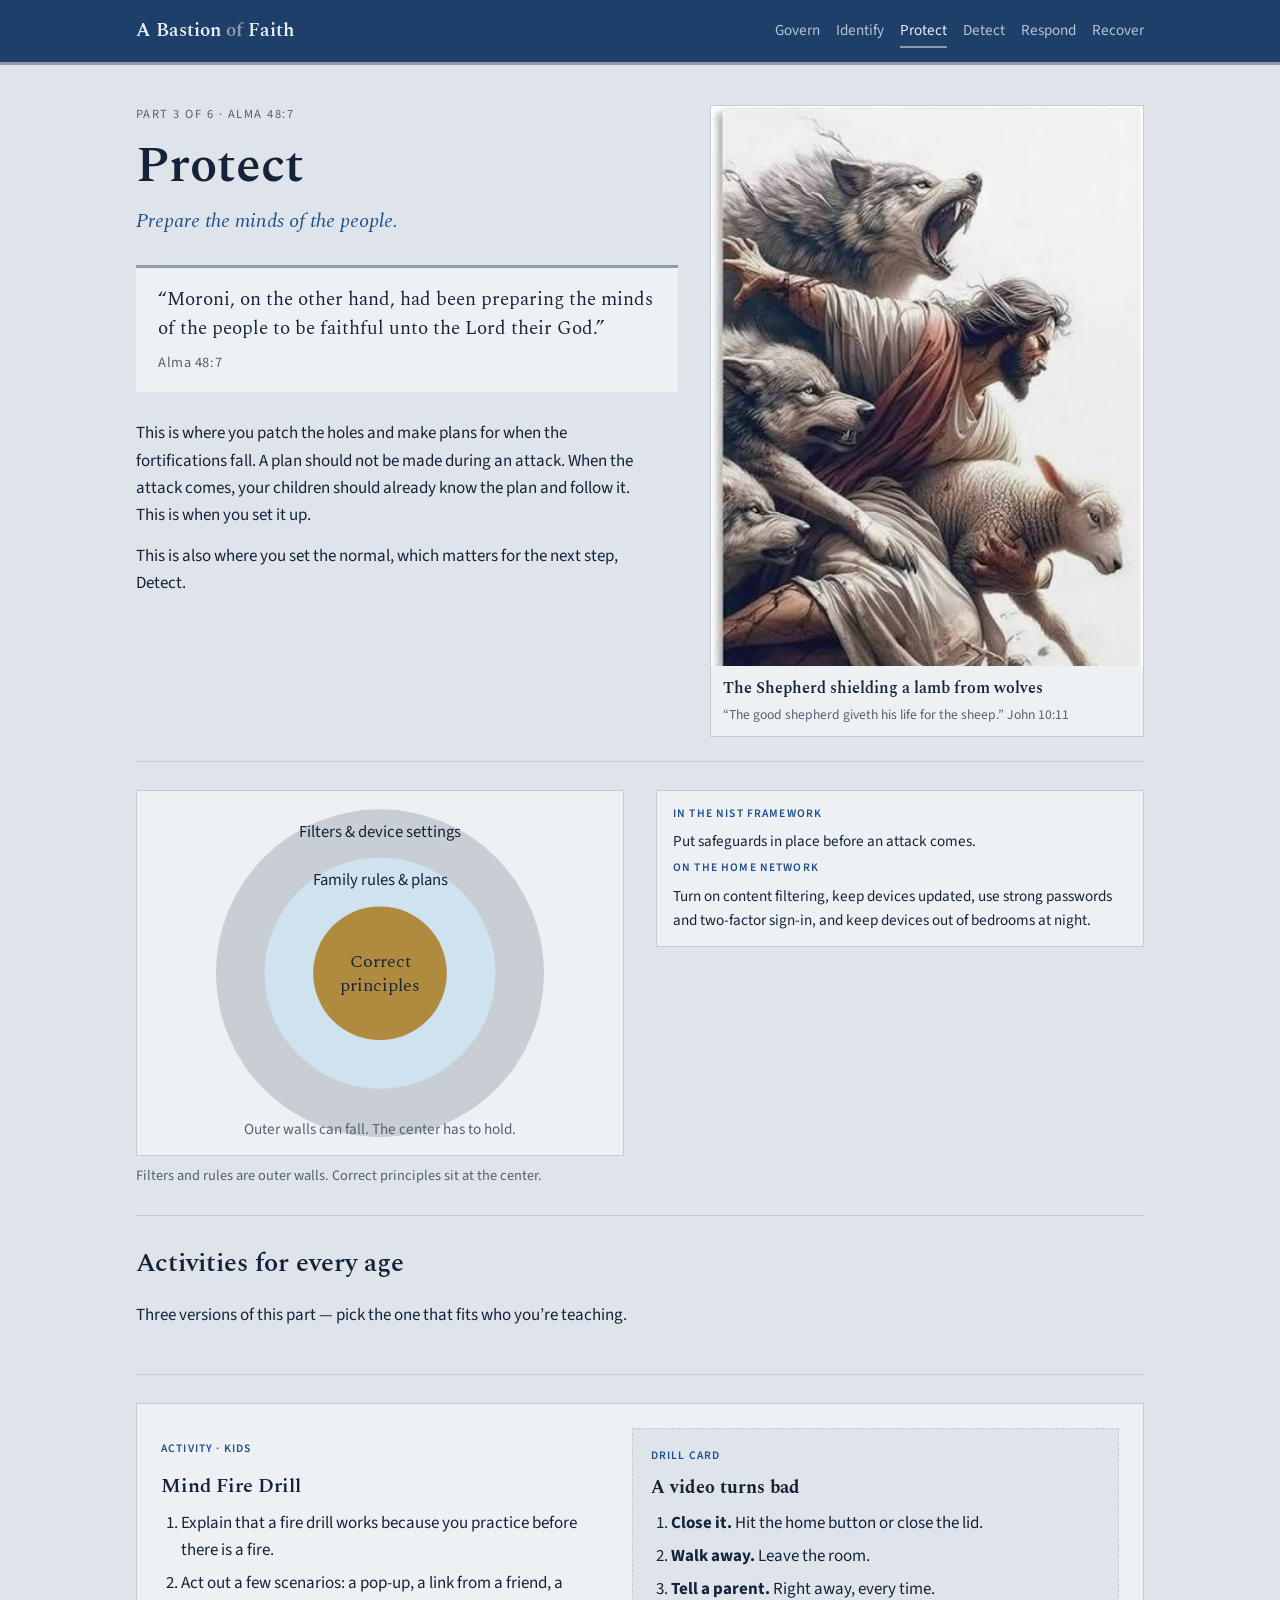
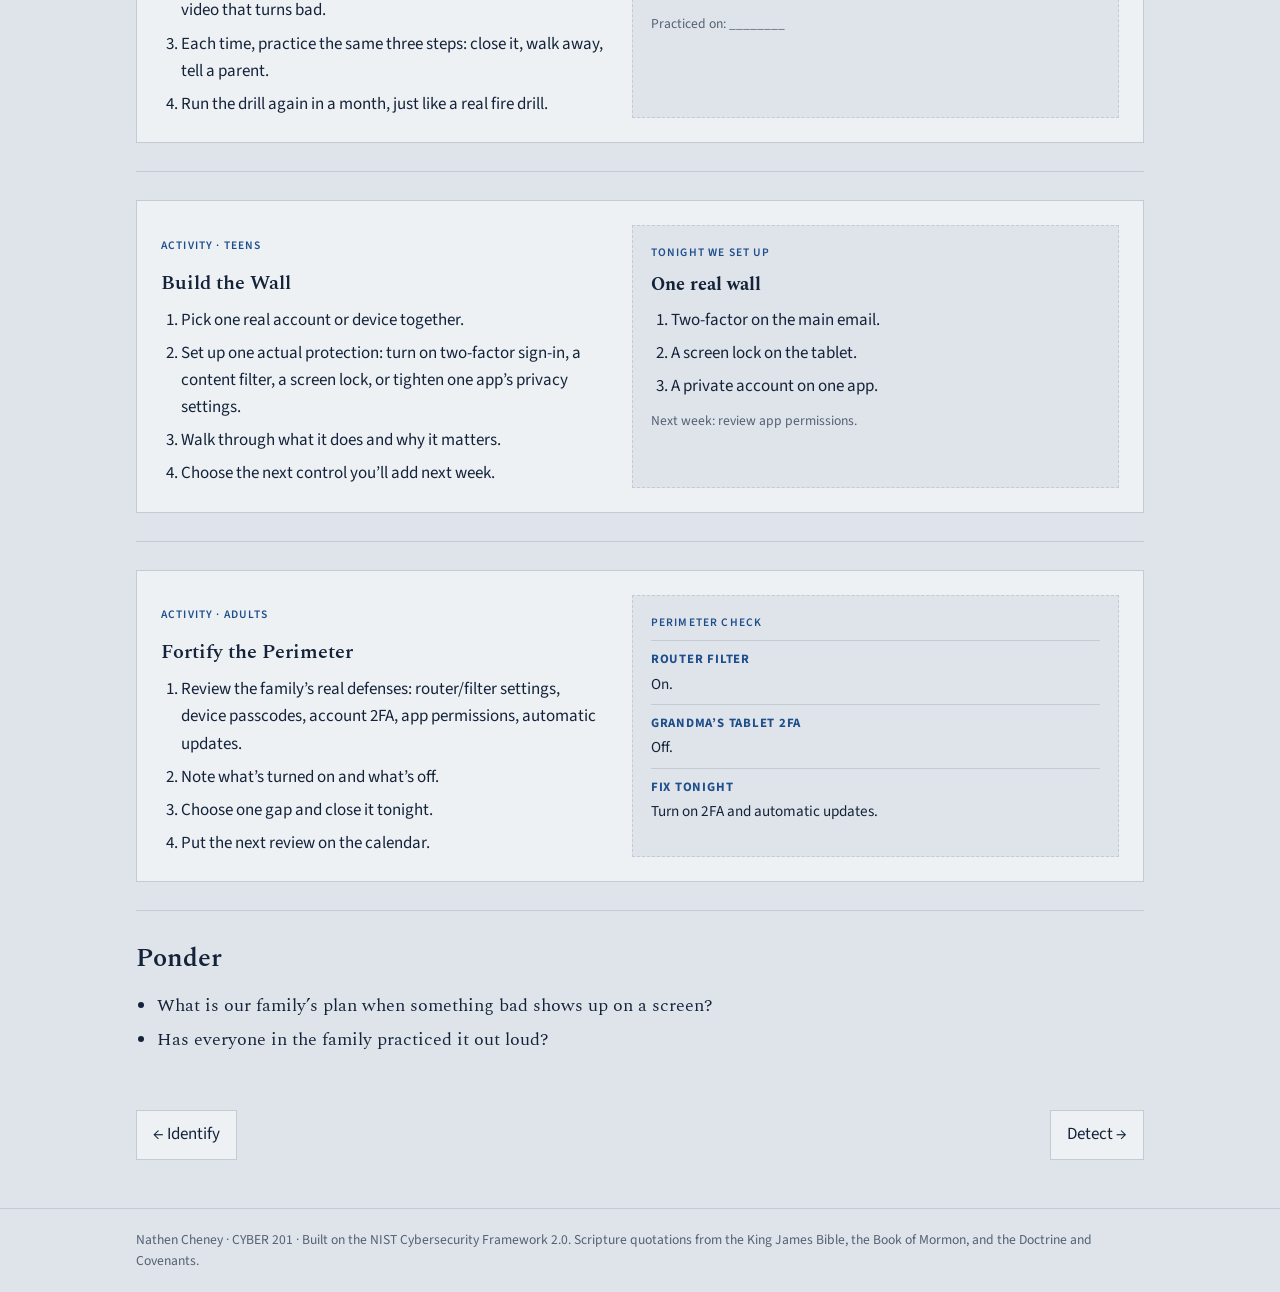
<file: protect.html>
<!DOCTYPE html>
<html lang="en">
<head>
<meta charset="utf-8">
<meta name="viewport" content="width=device-width, initial-scale=1, viewport-fit=cover">
<title>Protect · A Bastion of Faith</title>
<meta name="description" content="Patching the holes, and setting the plan before it is needed.">
<link rel="preconnect" href="https://fonts.googleapis.com"><link rel="preconnect" href="https://fonts.gstatic.com" crossorigin><link rel="stylesheet" href="https://fonts.googleapis.com/css2?family=Source+Sans+3:wght@400;600&family=Spectral:ital,wght@0,400;0,600;1,400&display=swap">
<link rel="stylesheet" href="style.css">
</head>
<body><header class="site-head"><div class="wrap"><a class="brand" href="index.html">A Bastion <span>of</span> Faith</a><nav class="nav" aria-label="Sections"><a href="govern.html">Govern</a><a href="identify.html">Identify</a><a href="protect.html" aria-current="page">Protect</a><a href="detect.html">Detect</a><a href="respond.html">Respond</a><a href="recover.html">Recover</a></nav></div></header>
<main class="wrap">
<section class="lesson-head lead-grid">
<div class="prose">
<p class="eyebrow">Part 3 of 6 · Alma 48:7</p>
<h1>Protect</h1>
<p class="subtitle">Prepare the minds of the people.</p>
<div class="scripture"><blockquote>“Moroni, on the other hand, had been preparing the minds of the people to be faithful unto the Lord their God.”</blockquote><cite>Alma 48:7</cite></div>
<p>This is where you patch the holes and make plans for when the fortifications fall. A plan should not be made during an attack. When the attack comes, your children should already know the plan and follow it. This is when you set it up.</p><p>This is also where you set the normal, which matters for the next step, Detect.</p>
</div>
<figure class="christ"><img src="images/christ-protect.jpg" alt="The Shepherd shielding a lamb from wolves" onerror="this.parentElement.classList.add('missing')">
<div class="ph"><div><b>The Shepherd shielding a lamb from wolves</b><br>Add <code>images/christ-protect.jpg</code></div></div>
<figcaption><b>The Shepherd shielding a lamb from wolves</b><span>“The good shepherd giveth his life for the sheep.” John 10:11</span></figcaption></figure>
</section>
<section class="section two">
<figure class="concept"><svg viewBox="0 0 320 240" role="img" aria-label="Three rings of protection around the home with correct principles at the center">
<rect class="f-paper" width="320" height="240"/>
<circle class="f-stone" cx="160" cy="120" r="108"/>
<circle class="f-sky" cx="160" cy="120" r="76"/>
<circle class="f-gold" cx="160" cy="120" r="44"/>
<text class="t-ink" x="160" y="30" text-anchor="middle" font-size="11">Filters &amp; device settings</text>
<text class="t-ink" x="160" y="62" text-anchor="middle" font-size="11">Family rules &amp; plans</text>
<text class="t-ink t-serif" x="160" y="116" text-anchor="middle" font-size="12">Correct</text>
<text class="t-ink t-serif" x="160" y="132" text-anchor="middle" font-size="12">principles</text>
<text class="t-mute" x="160" y="226" text-anchor="middle" font-size="10">Outer walls can fall. The center has to hold.</text>
</svg><figcaption>Filters and rules are outer walls. Correct principles sit at the center.</figcaption></figure>
<div class="nist-box"><p class="label">In the NIST framework</p><p>Put safeguards in place before an attack comes.</p><p class="label">On the home network</p><p>Turn on content filtering, keep devices updated, use strong passwords and two-factor sign-in, and keep devices out of bedrooms at night.</p></div>
</section>
<section class="section"><h2>Activities for every age</h2><p>Three versions of this part &#8212; pick the one that fits who you&#8217;re teaching.</p></section><section class="section"><div class="activity"><div><p class="label">Activity &#183; Kids</p><h3>Mind Fire Drill</h3><ol><li>Explain that a fire drill works because you practice before there is a fire.</li><li>Act out a few scenarios: a pop-up, a link from a friend, a video that turns bad.</li><li>Each time, practice the same three steps: close it, walk away, tell a parent.</li><li>Run the drill again in a month, just like a real fire drill.</li></ol></div><div class="ex ex-drill"><p class="ex-kicker">Drill card</p><h4>A video turns bad</h4>
<ol><li><b>Close it.</b> Hit the home button or close the lid.</li><li><b>Walk away.</b> Leave the room.</li><li><b>Tell a parent.</b> Right away, every time.</li></ol>
<p class="ex-note">Practiced on: ________</p></div></div></section><section class="section"><div class="activity"><div><p class="label">Activity &#183; Teens</p><h3>Build the Wall</h3><ol><li>Pick one real account or device together.</li><li>Set up one actual protection: turn on two-factor sign-in, a content filter, a screen lock, or tighten one app&#8217;s privacy settings.</li><li>Walk through what it does and why it matters.</li><li>Choose the next control you&#8217;ll add next week.</li></ol></div><div class="ex ex-drill"><p class="ex-kicker">Tonight we set up</p><h4>One real wall</h4><ol><li>Two-factor on the main email.</li><li>A screen lock on the tablet.</li><li>A private account on one app.</li></ol><p class="ex-note">Next week: review app permissions.</p></div></div></section><section class="section"><div class="activity"><div><p class="label">Activity &#183; Adults</p><h3>Fortify the Perimeter</h3><ol><li>Review the family&#8217;s real defenses: router/filter settings, device passcodes, account 2FA, app permissions, automatic updates.</li><li>Note what&#8217;s turned on and what&#8217;s off.</li><li>Choose one gap and close it tonight.</li><li>Put the next review on the calendar.</li></ol></div><div class="ex ex-review"><p class="ex-kicker">Perimeter check</p><div class="rv"><b>Router filter</b><span>On.</span></div><div class="rv"><b>Grandma&#8217;s tablet 2FA</b><span>Off.</span></div><div class="rv"><b>Fix tonight</b><span>Turn on 2FA and automatic updates.</span></div></div></div></section>
<section class="section questions"><h2>Ponder</h2><ul><li>What is our family’s plan when something bad shows up on a screen?</li><li>Has everyone in the family practiced it out loud?</li></ul></section>
<nav class="pager" aria-label="Pages"><a href="identify.html">← Identify</a><a href="detect.html">Detect →</a></nav>
</main><footer class="site-foot"><div class="wrap">Nathen Cheney · CYBER 201 · Built on the NIST Cybersecurity Framework 2.0. Scripture quotations from the King James Bible, the Book of Mormon, and the Doctrine and Covenants.</div></footer>
</body>
</html>
</file>
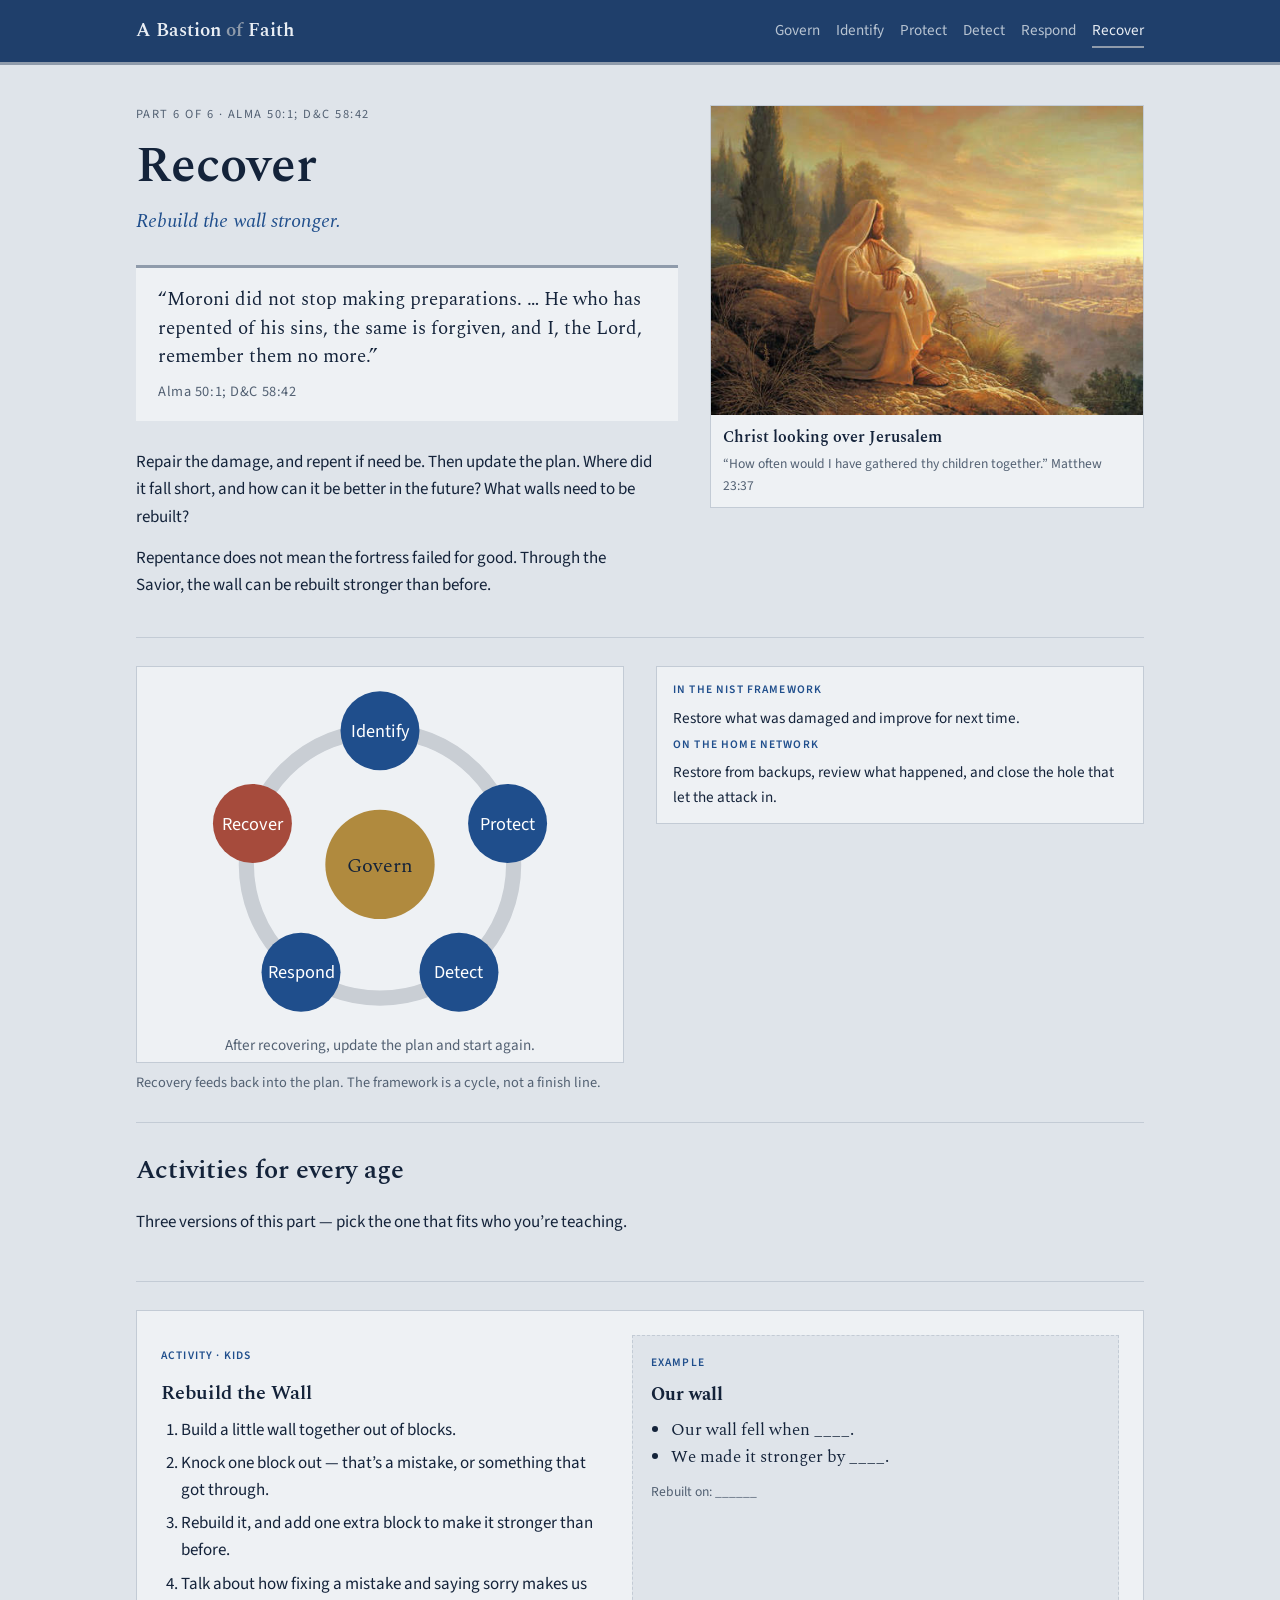
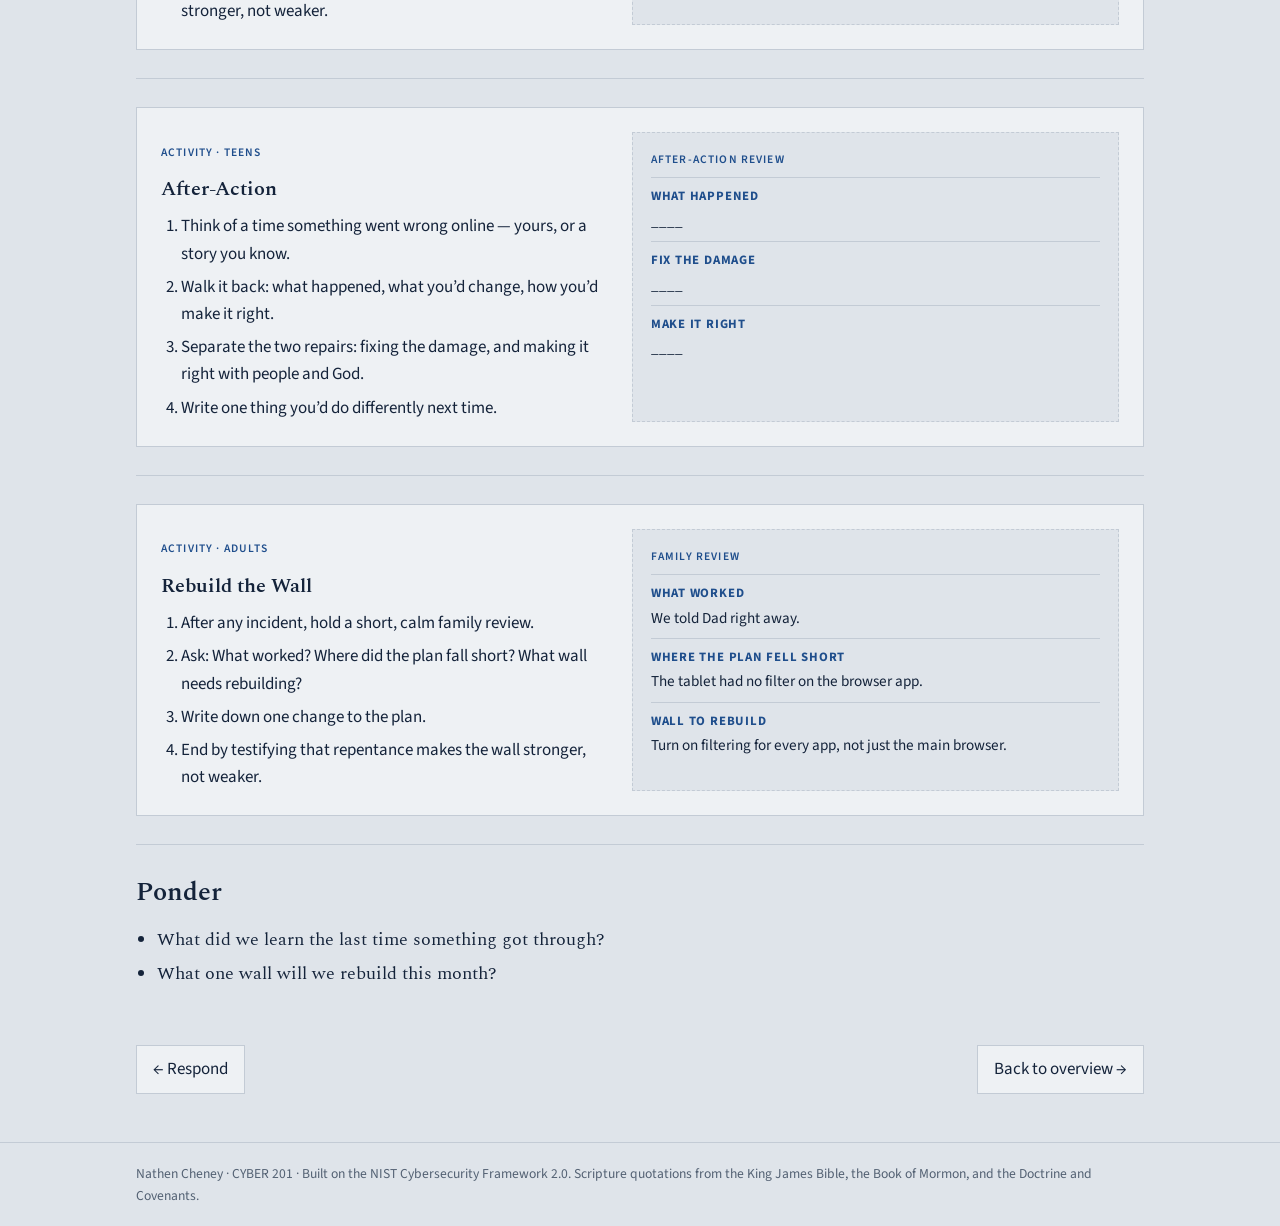
<file: recover.html>
<!DOCTYPE html>
<html lang="en">
<head>
<meta charset="utf-8">
<meta name="viewport" content="width=device-width, initial-scale=1, viewport-fit=cover">
<title>Recover · A Bastion of Faith</title>
<meta name="description" content="Repairing the damage, repenting, and updating the plan.">
<link rel="preconnect" href="https://fonts.googleapis.com"><link rel="preconnect" href="https://fonts.gstatic.com" crossorigin><link rel="stylesheet" href="https://fonts.googleapis.com/css2?family=Source+Sans+3:wght@400;600&family=Spectral:ital,wght@0,400;0,600;1,400&display=swap">
<link rel="stylesheet" href="style.css">
</head>
<body><header class="site-head"><div class="wrap"><a class="brand" href="index.html">A Bastion <span>of</span> Faith</a><nav class="nav" aria-label="Sections"><a href="govern.html">Govern</a><a href="identify.html">Identify</a><a href="protect.html">Protect</a><a href="detect.html">Detect</a><a href="respond.html">Respond</a><a href="recover.html" aria-current="page">Recover</a></nav></div></header>
<main class="wrap">
<section class="lesson-head lead-grid">
<div class="prose">
<p class="eyebrow">Part 6 of 6 · Alma 50:1; D&C 58:42</p>
<h1>Recover</h1>
<p class="subtitle">Rebuild the wall stronger.</p>
<div class="scripture"><blockquote>“Moroni did not stop making preparations. … He who has repented of his sins, the same is forgiven, and I, the Lord, remember them no more.”</blockquote><cite>Alma 50:1; D&C 58:42</cite></div>
<p>Repair the damage, and repent if need be. Then update the plan. Where did it fall short, and how can it be better in the future? What walls need to be rebuilt?</p><p>Repentance does not mean the fortress failed for good. Through the Savior, the wall can be rebuilt stronger than before.</p>
</div>
<figure class="christ"><img src="images/christ-recover.jpg" alt="Christ looking over Jerusalem" onerror="this.parentElement.classList.add('missing')">
<div class="ph"><div><b>Christ looking over Jerusalem</b><br>Add <code>images/christ-recover.jpg</code></div></div>
<figcaption><b>Christ looking over Jerusalem</b><span>“How often would I have gathered thy children together.” Matthew 23:37</span></figcaption></figure>
</section>
<section class="section two">
<figure class="concept"><svg viewBox="0 0 320 260" role="img" aria-label="The NIST framework as a cycle with Govern at the center">
<rect class="f-paper" width="320" height="260"/>
<circle class="st-stone" fill="none" stroke-width="10" cx="160" cy="130" r="88"/>
<circle class="f-gold" cx="160" cy="130" r="36"/>
<text class="t-ink t-serif" x="160" y="135" text-anchor="middle" font-size="13">Govern</text>
<g font-size="12" text-anchor="middle">
<circle class="f-acc" cx="160" cy="42" r="26"/><text class="t-onacc" x="160" y="46">Identify</text>
<circle class="f-acc" cx="244" cy="103" r="26"/><text class="t-onacc" x="244" y="107">Protect</text>
<circle class="f-acc" cx="212" cy="201" r="26"/><text class="t-onacc" x="212" y="205">Detect</text>
<circle class="f-acc" cx="108" cy="201" r="26"/><text class="t-onacc" x="108" y="205">Respond</text>
<circle class="f-danger" cx="76" cy="103" r="26"/><text class="t-onacc" x="76" y="107">Recover</text>
</g>
<text class="t-mute" x="160" y="252" text-anchor="middle" font-size="10">After recovering, update the plan and start again.</text>
</svg><figcaption>Recovery feeds back into the plan. The framework is a cycle, not a finish line.</figcaption></figure>
<div class="nist-box"><p class="label">In the NIST framework</p><p>Restore what was damaged and improve for next time.</p><p class="label">On the home network</p><p>Restore from backups, review what happened, and close the hole that let the attack in.</p></div>
</section>
<section class="section"><h2>Activities for every age</h2><p>Three versions of this part &#8212; pick the one that fits who you&#8217;re teaching.</p></section><section class="section"><div class="activity"><div><p class="label">Activity &#183; Kids</p><h3>Rebuild the Wall</h3><ol><li>Build a little wall together out of blocks.</li><li>Knock one block out &#8212; that&#8217;s a mistake, or something that got through.</li><li>Rebuild it, and add one extra block to make it stronger than before.</li><li>Talk about how fixing a mistake and saying sorry makes us stronger, not weaker.</li></ol></div><div class="ex ex-banner"><p class="ex-kicker">Example</p><h4>Our wall</h4><ul><li>Our wall fell when ____.</li><li>We made it stronger by ____.</li></ul><p class="ex-sign">Rebuilt on: ______</p></div></div></section><section class="section"><div class="activity"><div><p class="label">Activity &#183; Teens</p><h3>After-Action</h3><ol><li>Think of a time something went wrong online &#8212; yours, or a story you know.</li><li>Walk it back: what happened, what you&#8217;d change, how you&#8217;d make it right.</li><li>Separate the two repairs: fixing the damage, and making it right with people and God.</li><li>Write one thing you&#8217;d do differently next time.</li></ol></div><div class="ex ex-review"><p class="ex-kicker">After-action review</p><div class="rv"><b>What happened</b><span>____</span></div><div class="rv"><b>Fix the damage</b><span>____</span></div><div class="rv"><b>Make it right</b><span>____</span></div></div></div></section><section class="section"><div class="activity"><div><p class="label">Activity &#183; Adults</p><h3>Rebuild the Wall</h3><ol><li>After any incident, hold a short, calm family review.</li><li>Ask: What worked? Where did the plan fall short? What wall needs rebuilding?</li><li>Write down one change to the plan.</li><li>End by testifying that repentance makes the wall stronger, not weaker.</li></ol></div><div class="ex ex-review"><p class="ex-kicker">Family review</p>
<div class="rv"><b>What worked</b><span>We told Dad right away.</span></div>
<div class="rv"><b>Where the plan fell short</b><span>The tablet had no filter on the browser app.</span></div>
<div class="rv"><b>Wall to rebuild</b><span>Turn on filtering for every app, not just the main browser.</span></div></div></div></section>
<section class="section questions"><h2>Ponder</h2><ul><li>What did we learn the last time something got through?</li><li>What one wall will we rebuild this month?</li></ul></section>
<nav class="pager" aria-label="Pages"><a href="respond.html">← Respond</a><a href="index.html">Back to overview →</a></nav>
</main><footer class="site-foot"><div class="wrap">Nathen Cheney · CYBER 201 · Built on the NIST Cybersecurity Framework 2.0. Scripture quotations from the King James Bible, the Book of Mormon, and the Doctrine and Covenants.</div></footer>
</body>
</html>
</file>
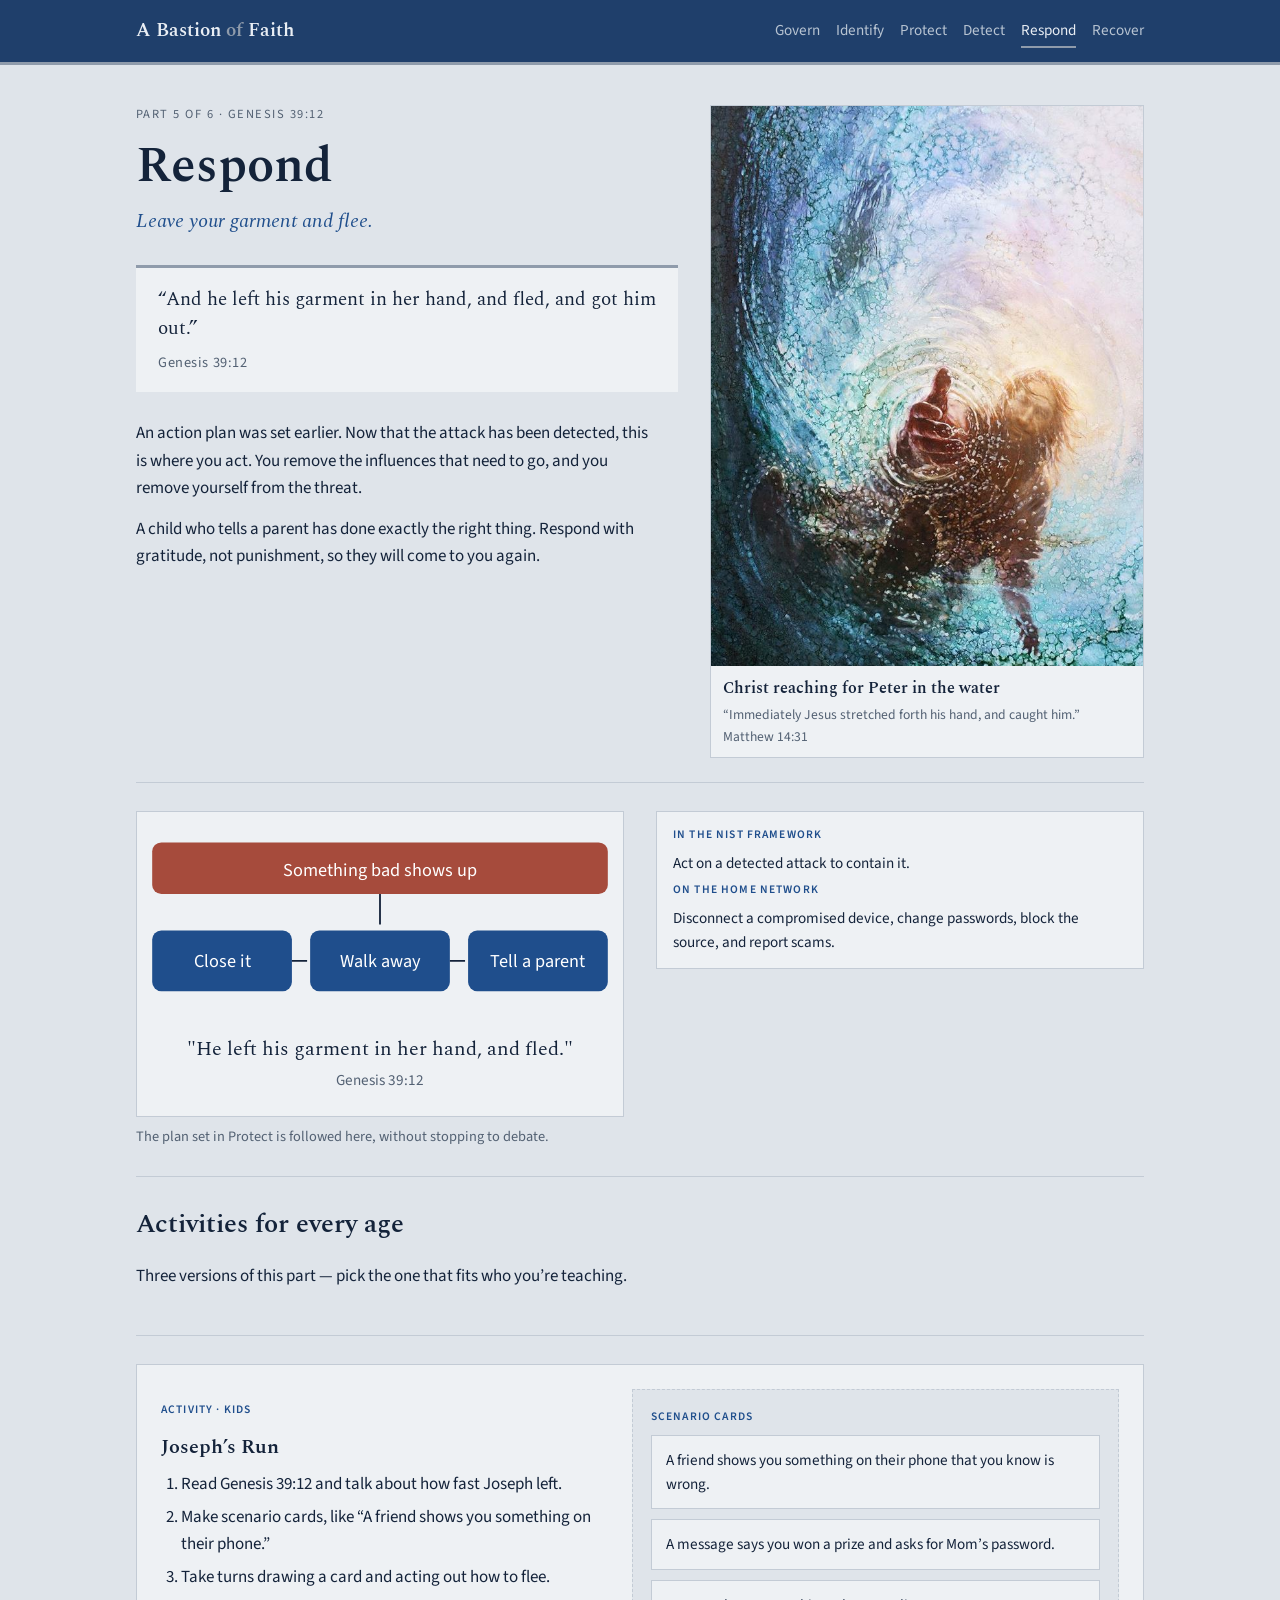
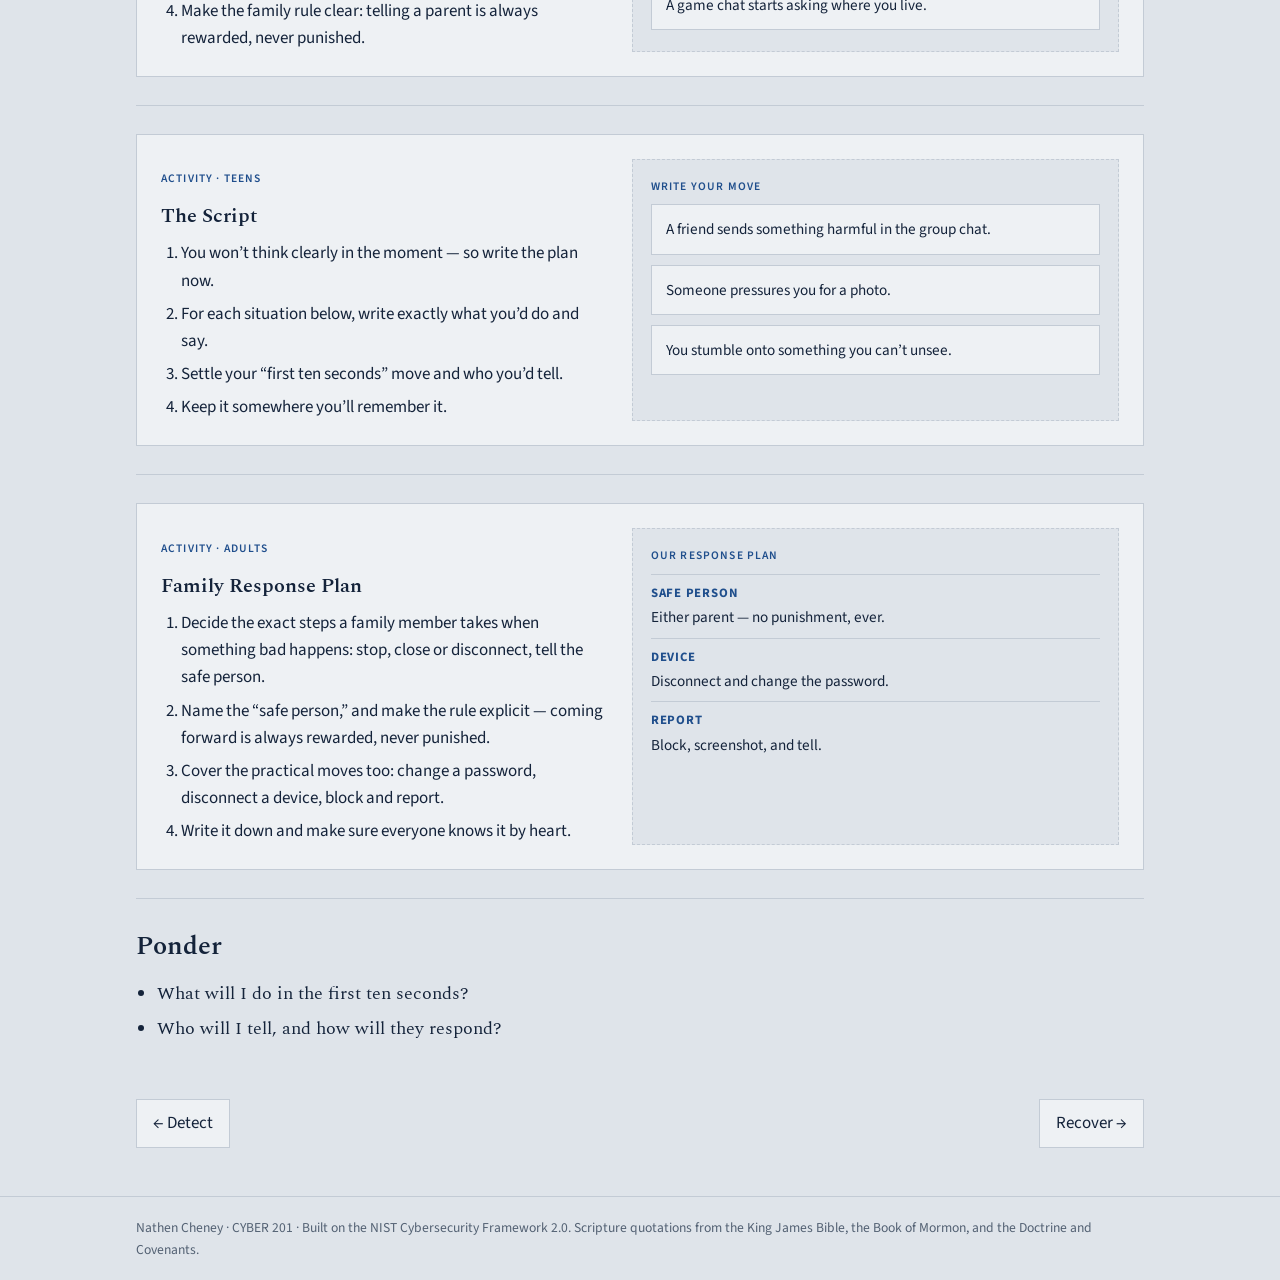
<file: respond.html>
<!DOCTYPE html>
<html lang="en">
<head>
<meta charset="utf-8">
<meta name="viewport" content="width=device-width, initial-scale=1, viewport-fit=cover">
<title>Respond · A Bastion of Faith</title>
<meta name="description" content="Following the plan in the moment: remove the threat and remove yourself.">
<link rel="preconnect" href="https://fonts.googleapis.com"><link rel="preconnect" href="https://fonts.gstatic.com" crossorigin><link rel="stylesheet" href="https://fonts.googleapis.com/css2?family=Source+Sans+3:wght@400;600&family=Spectral:ital,wght@0,400;0,600;1,400&display=swap">
<link rel="stylesheet" href="style.css">
</head>
<body><header class="site-head"><div class="wrap"><a class="brand" href="index.html">A Bastion <span>of</span> Faith</a><nav class="nav" aria-label="Sections"><a href="govern.html">Govern</a><a href="identify.html">Identify</a><a href="protect.html">Protect</a><a href="detect.html">Detect</a><a href="respond.html" aria-current="page">Respond</a><a href="recover.html">Recover</a></nav></div></header>
<main class="wrap">
<section class="lesson-head lead-grid">
<div class="prose">
<p class="eyebrow">Part 5 of 6 · Genesis 39:12</p>
<h1>Respond</h1>
<p class="subtitle">Leave your garment and flee.</p>
<div class="scripture"><blockquote>“And he left his garment in her hand, and fled, and got him out.”</blockquote><cite>Genesis 39:12</cite></div>
<p>An action plan was set earlier. Now that the attack has been detected, this is where you act. You remove the influences that need to go, and you remove yourself from the threat.</p><p>A child who tells a parent has done exactly the right thing. Respond with gratitude, not punishment, so they will come to you again.</p>
</div>
<figure class="christ"><img src="images/christ-respond.jpg" alt="Christ reaching for Peter in the water" onerror="this.parentElement.classList.add('missing')">
<div class="ph"><div><b>Christ reaching for Peter in the water</b><br>Add <code>images/christ-respond.jpg</code></div></div>
<figcaption><b>Christ reaching for Peter in the water</b><span>“Immediately Jesus stretched forth his hand, and caught him.” Matthew 14:31</span></figcaption></figure>
</section>
<section class="section two">
<figure class="concept"><svg viewBox="0 0 320 200" role="img" aria-label="Response steps: close it, walk away, tell a parent">
<rect class="f-paper" width="320" height="200"/>
<g font-size="12" class="t-ink" text-anchor="middle">
<rect class="f-danger" x="10" y="20" width="300" height="34" rx="6"/><text x="160" y="42" class="t-onacc">Something bad shows up</text>
<rect class="f-acc" x="10" y="78" width="92" height="40" rx="6"/><text x="56" y="102" class="t-onacc">Close it</text>
<rect class="f-acc" x="114" y="78" width="92" height="40" rx="6"/><text x="160" y="102" class="t-onacc">Walk away</text>
<rect class="f-acc" x="218" y="78" width="92" height="40" rx="6"/><text x="264" y="102" class="t-onacc">Tell a parent</text>
<path class="st-ink" fill="none" d="M160 54 L160 74 M102 98 L112 98 M206 98 L216 98"/>
<text x="160" y="160" class="t-ink t-serif" font-size="13">"He left his garment in her hand, and fled."</text>
<text x="160" y="180" class="t-mute" font-size="10">Genesis 39:12</text>
</g>
</svg><figcaption>The plan set in Protect is followed here, without stopping to debate.</figcaption></figure>
<div class="nist-box"><p class="label">In the NIST framework</p><p>Act on a detected attack to contain it.</p><p class="label">On the home network</p><p>Disconnect a compromised device, change passwords, block the source, and report scams.</p></div>
</section>
<section class="section"><h2>Activities for every age</h2><p>Three versions of this part &#8212; pick the one that fits who you&#8217;re teaching.</p></section><section class="section"><div class="activity"><div><p class="label">Activity &#183; Kids</p><h3>Joseph’s Run</h3><ol><li>Read Genesis 39:12 and talk about how fast Joseph left.</li><li>Make scenario cards, like “A friend shows you something on their phone.”</li><li>Take turns drawing a card and acting out how to flee.</li><li>Make the family rule clear: telling a parent is always rewarded, never punished.</li></ol></div><div class="ex ex-cards"><p class="ex-kicker">Scenario cards</p><div class="cards3">
<div class="sc">A friend shows you something on their phone that you know is wrong.</div>
<div class="sc">A message says you won a prize and asks for Mom’s password.</div>
<div class="sc">A game chat starts asking where you live.</div></div></div></div></section><section class="section"><div class="activity"><div><p class="label">Activity &#183; Teens</p><h3>The Script</h3><ol><li>You won&#8217;t think clearly in the moment &#8212; so write the plan now.</li><li>For each situation below, write exactly what you&#8217;d do and say.</li><li>Settle your &#8220;first ten seconds&#8221; move and who you&#8217;d tell.</li><li>Keep it somewhere you&#8217;ll remember it.</li></ol></div><div class="ex ex-cards"><p class="ex-kicker">Write your move</p><div class="cards3"><div class="sc">A friend sends something harmful in the group chat.</div><div class="sc">Someone pressures you for a photo.</div><div class="sc">You stumble onto something you can&#8217;t unsee.</div></div></div></div></section><section class="section"><div class="activity"><div><p class="label">Activity &#183; Adults</p><h3>Family Response Plan</h3><ol><li>Decide the exact steps a family member takes when something bad happens: stop, close or disconnect, tell the safe person.</li><li>Name the &#8220;safe person,&#8221; and make the rule explicit &#8212; coming forward is always rewarded, never punished.</li><li>Cover the practical moves too: change a password, disconnect a device, block and report.</li><li>Write it down and make sure everyone knows it by heart.</li></ol></div><div class="ex ex-review"><p class="ex-kicker">Our response plan</p><div class="rv"><b>Safe person</b><span>Either parent &#8212; no punishment, ever.</span></div><div class="rv"><b>Device</b><span>Disconnect and change the password.</span></div><div class="rv"><b>Report</b><span>Block, screenshot, and tell.</span></div></div></div></section>
<section class="section questions"><h2>Ponder</h2><ul><li>What will I do in the first ten seconds?</li><li>Who will I tell, and how will they respond?</li></ul></section>
<nav class="pager" aria-label="Pages"><a href="detect.html">← Detect</a><a href="recover.html">Recover →</a></nav>
</main><footer class="site-foot"><div class="wrap">Nathen Cheney · CYBER 201 · Built on the NIST Cybersecurity Framework 2.0. Scripture quotations from the King James Bible, the Book of Mormon, and the Doctrine and Covenants.</div></footer>
</body>
</html>
</file>
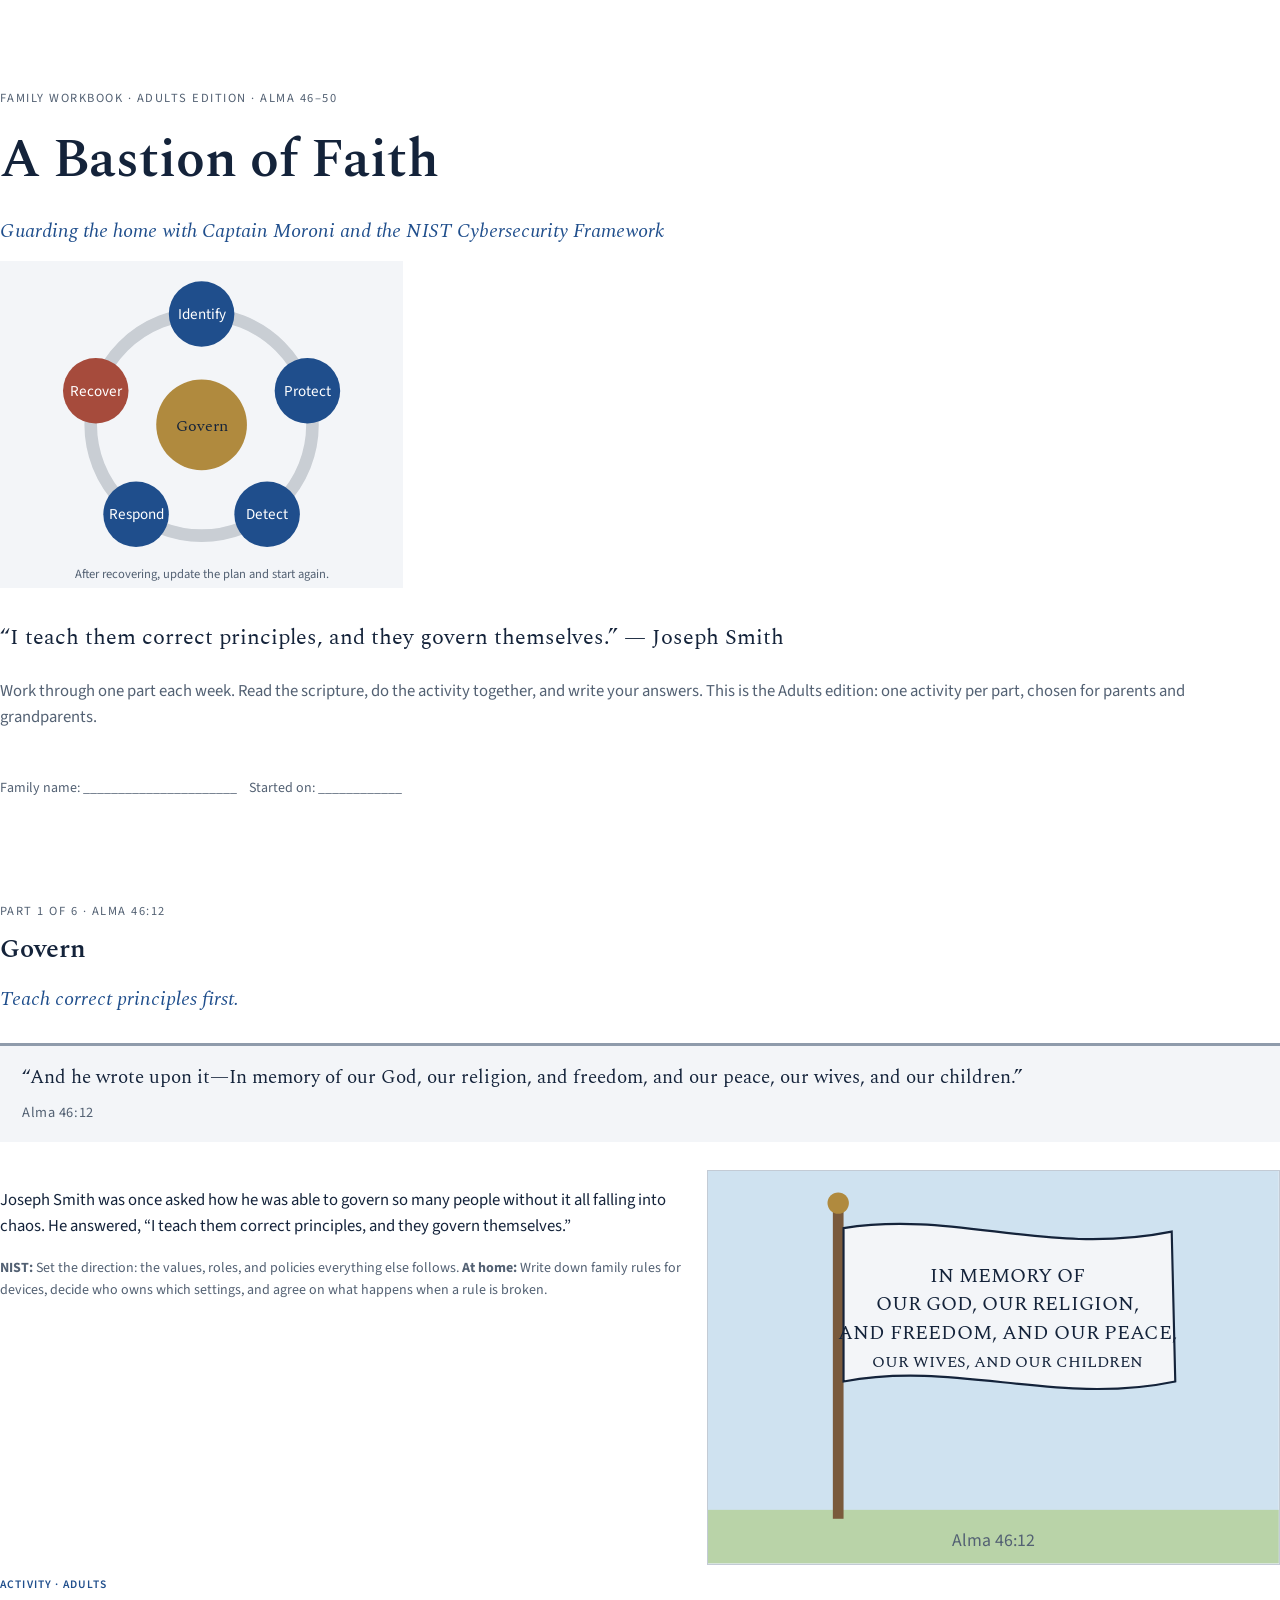
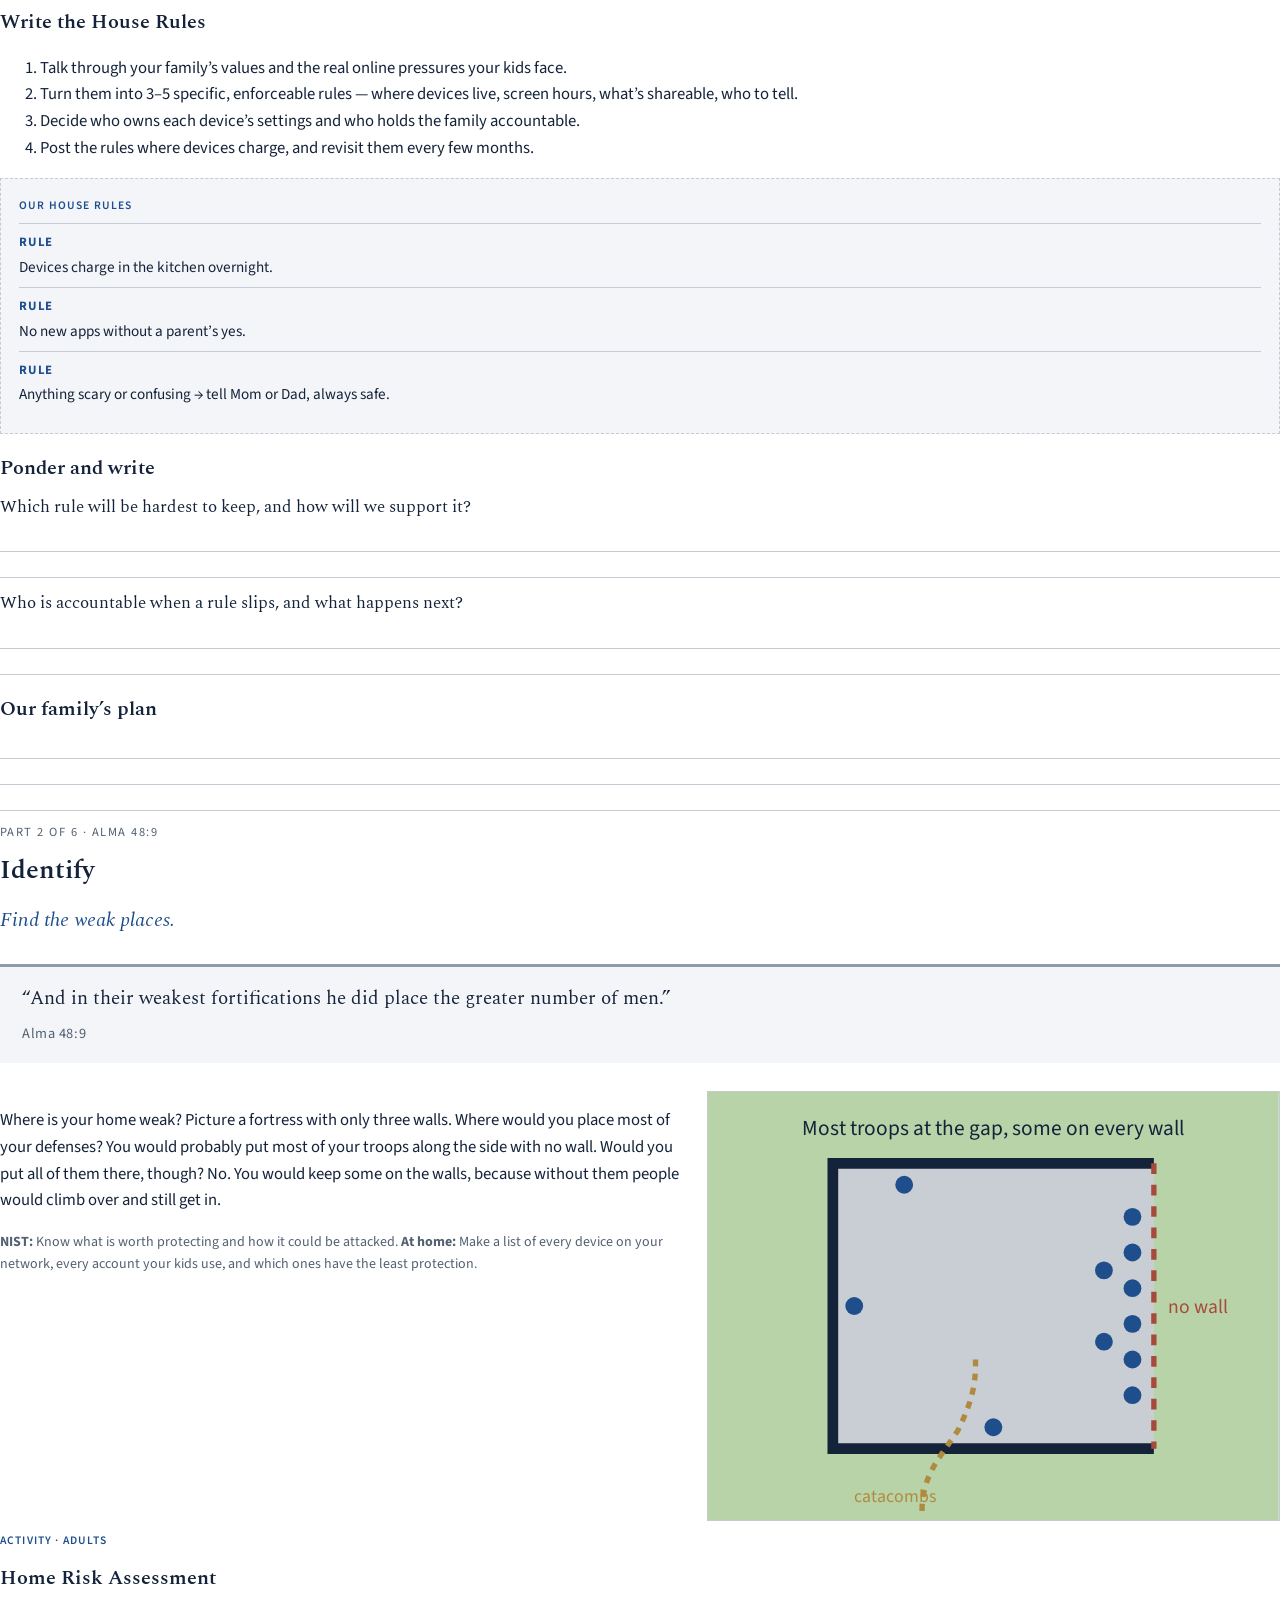
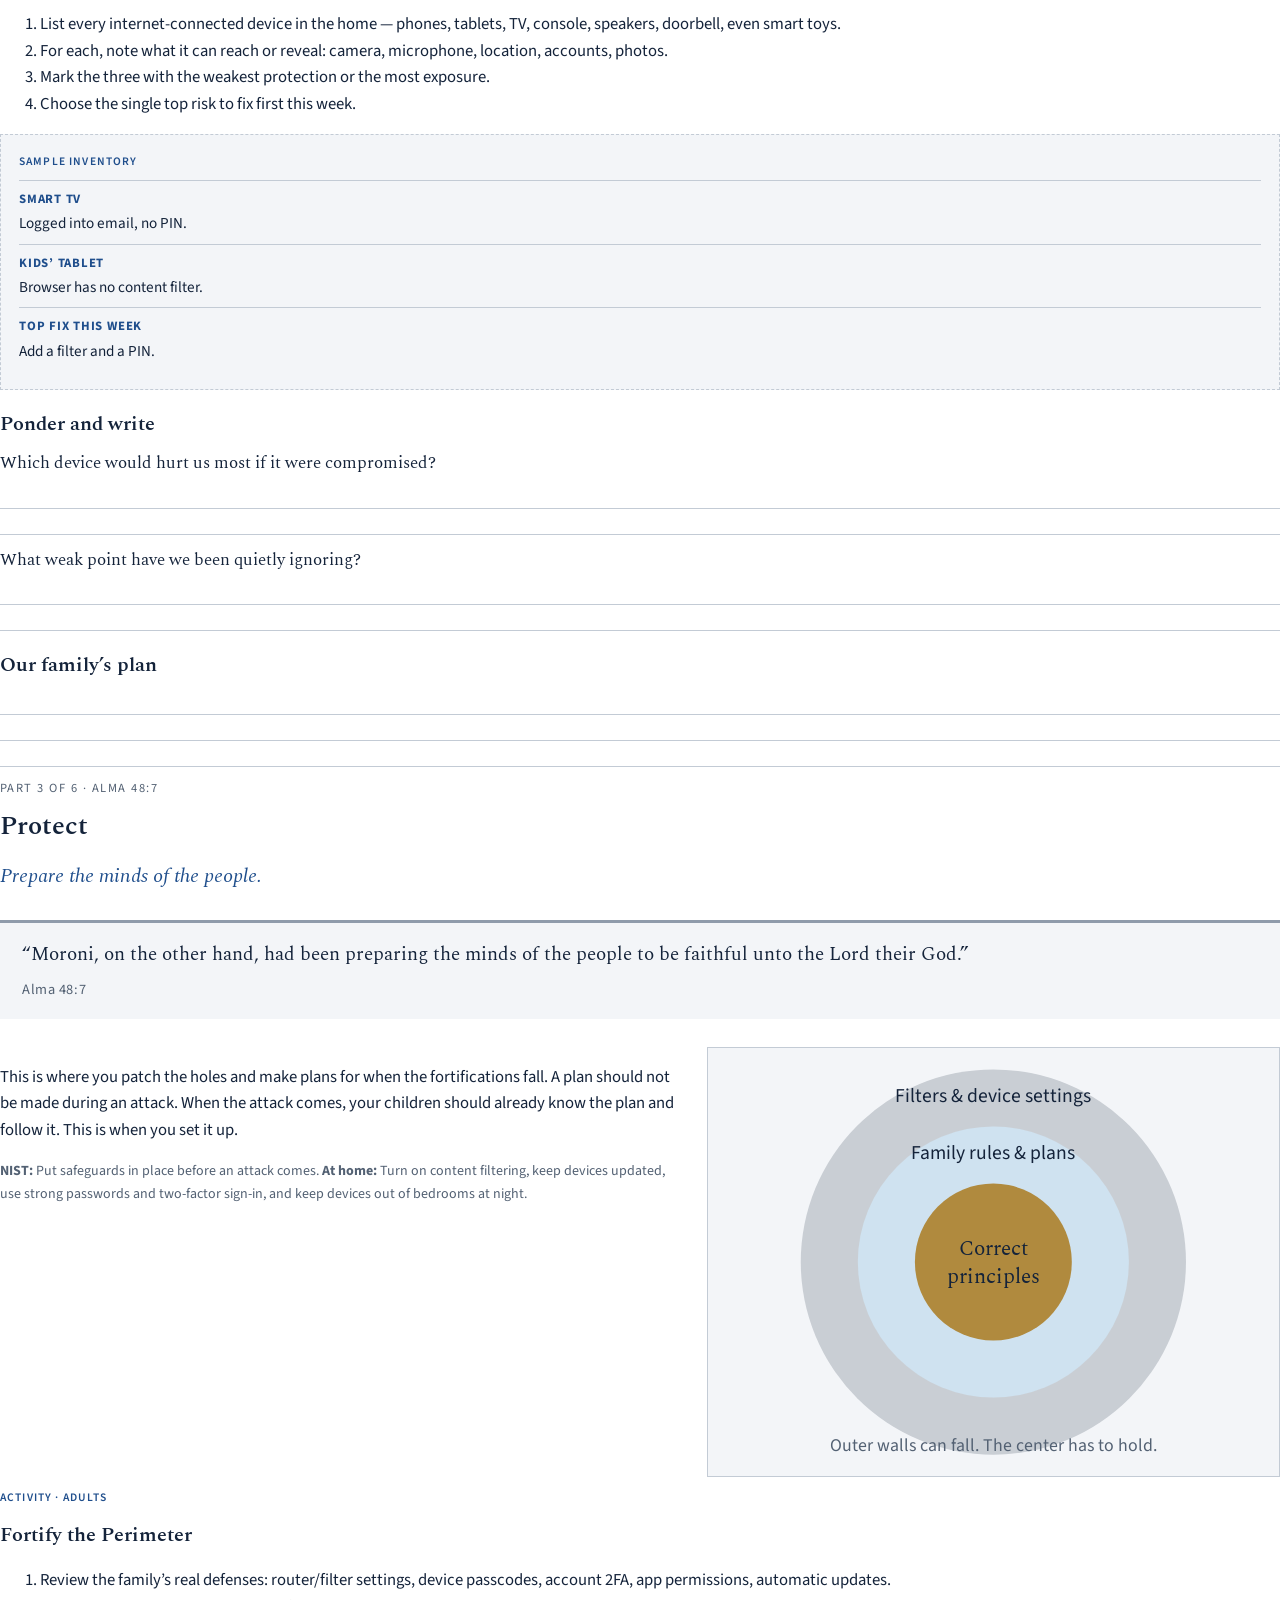
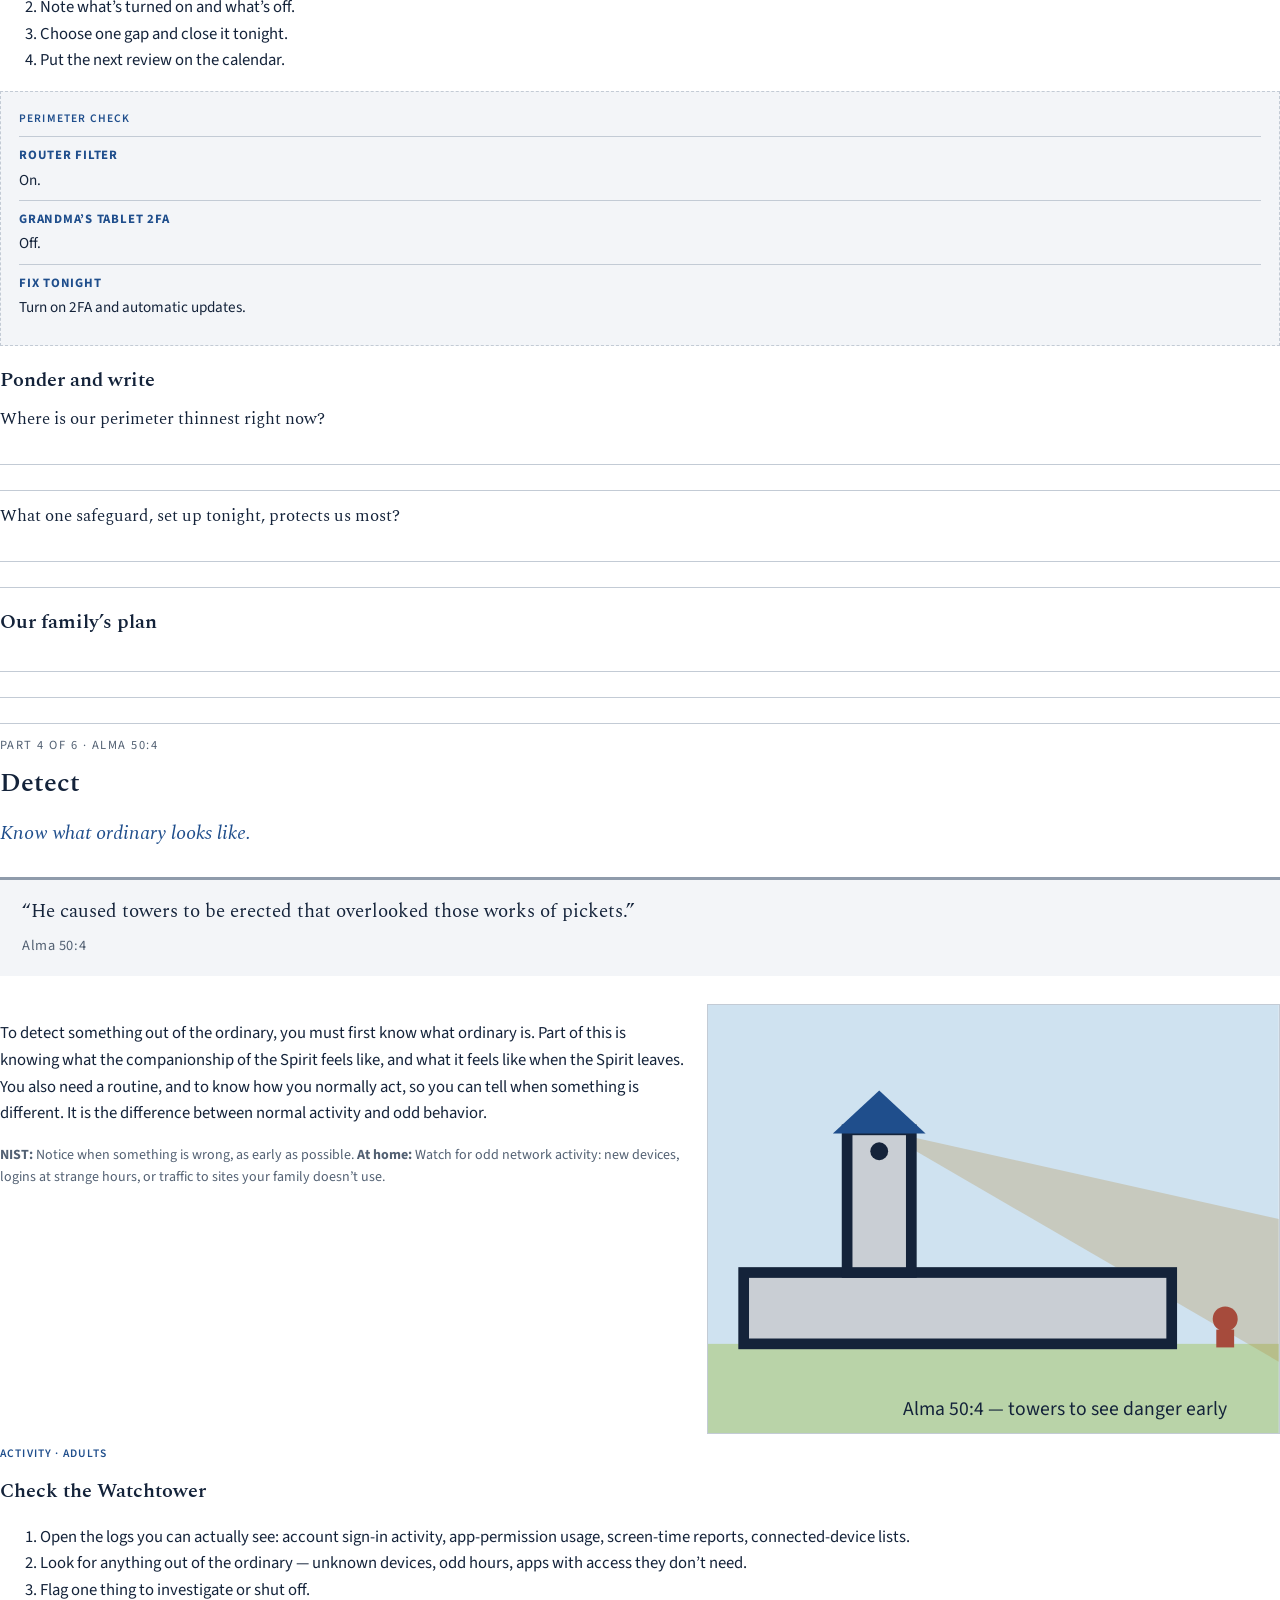
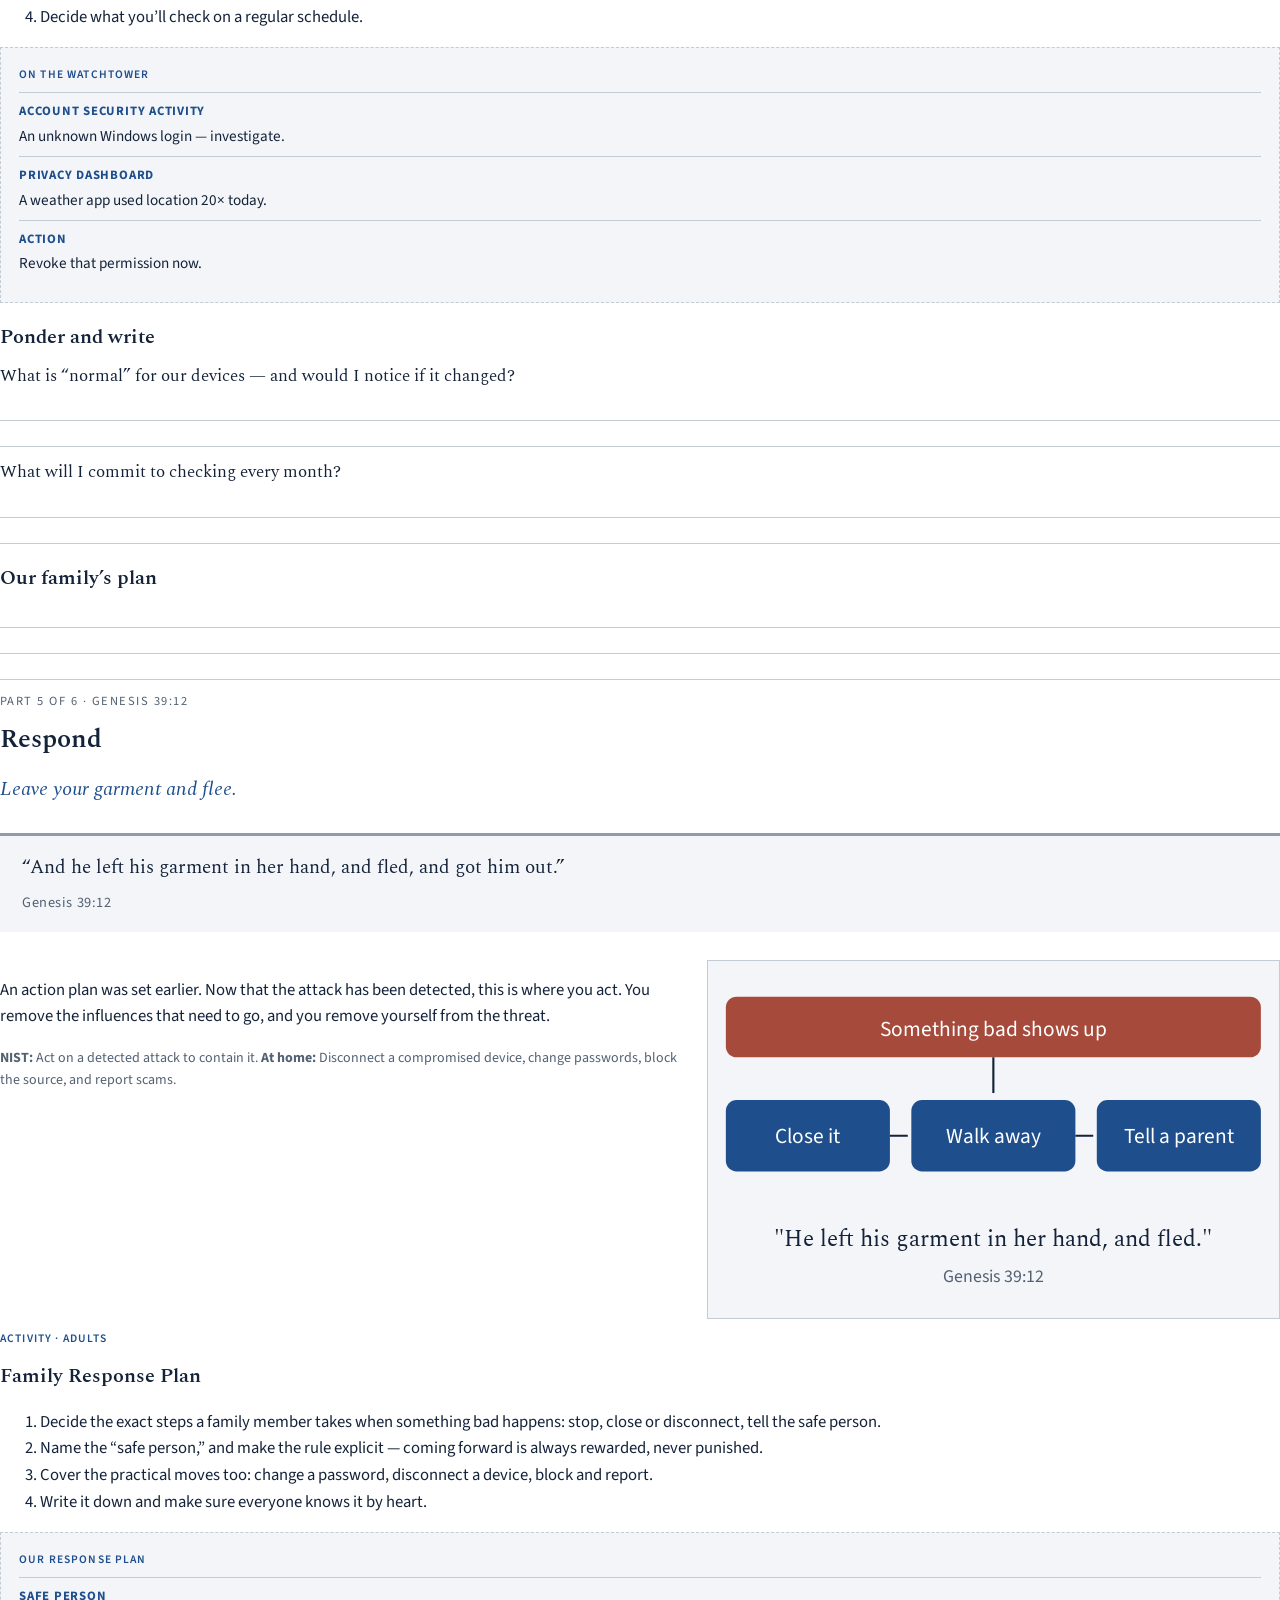
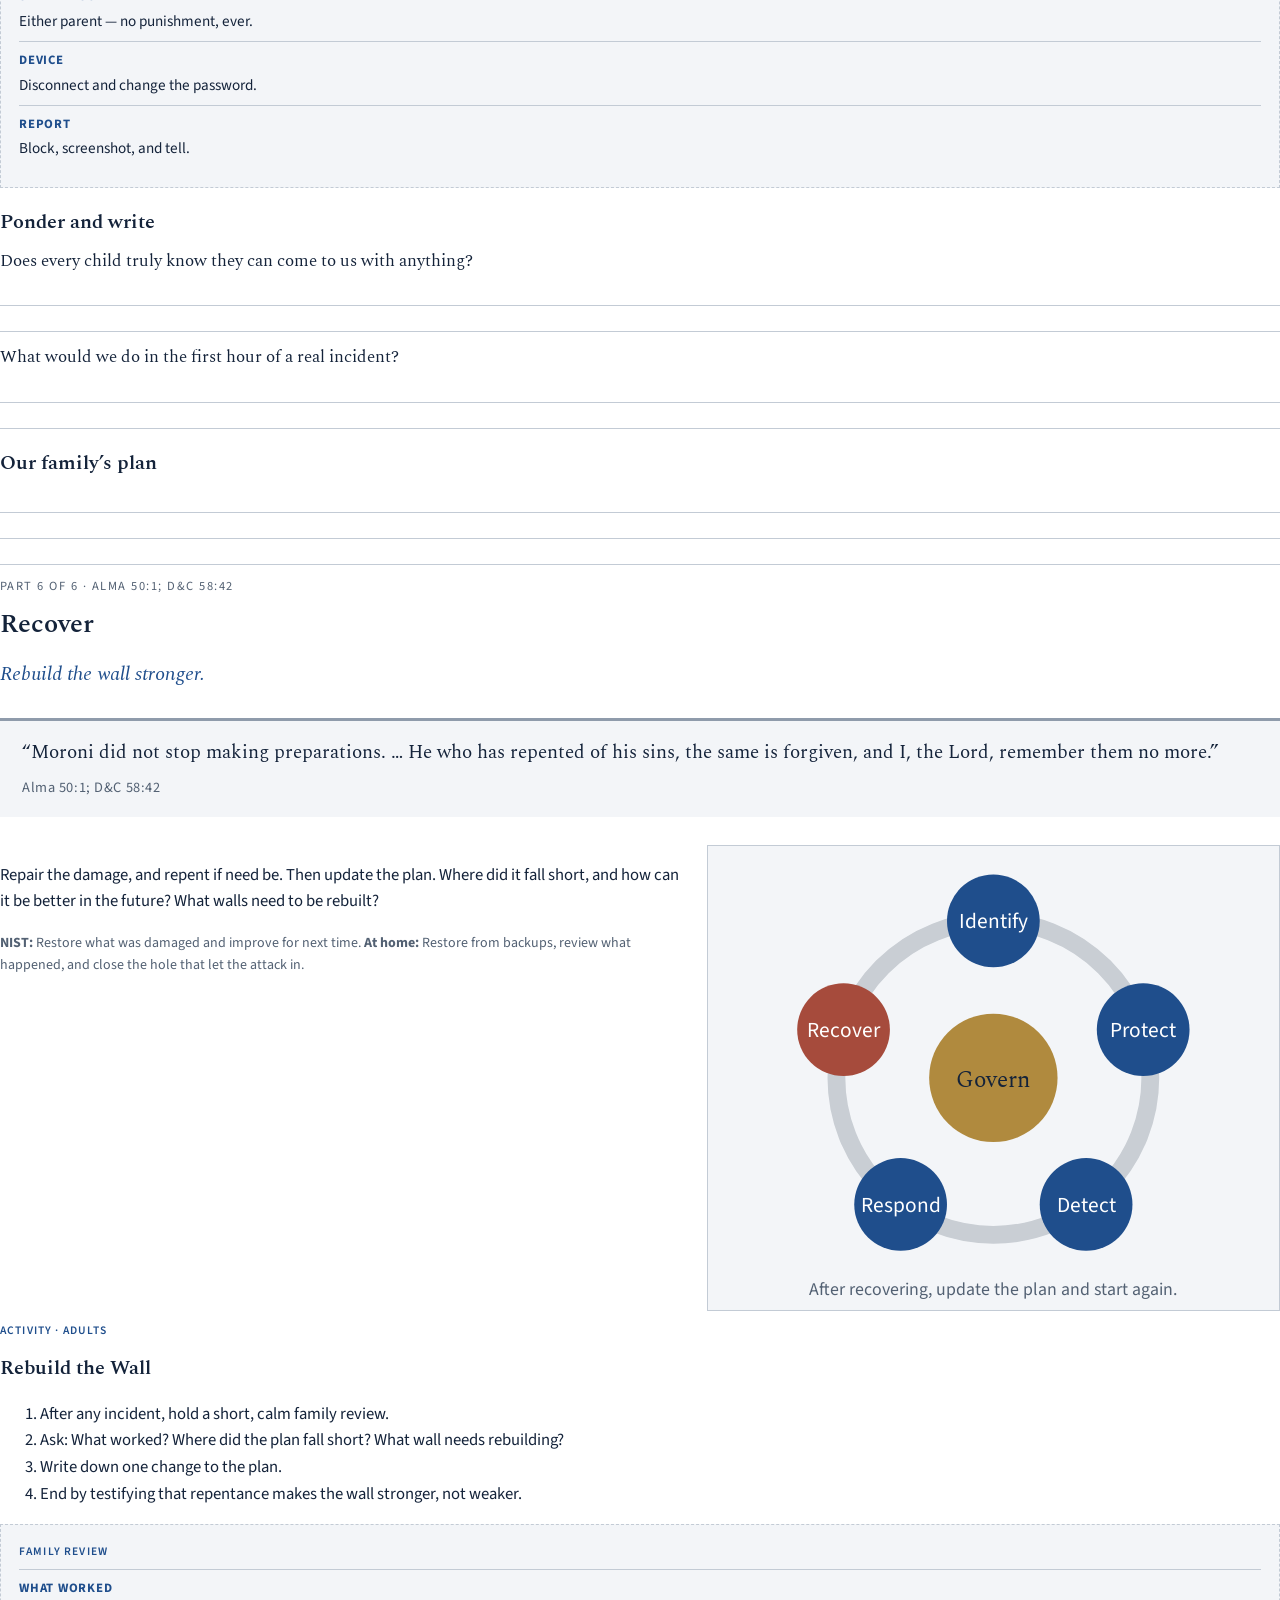
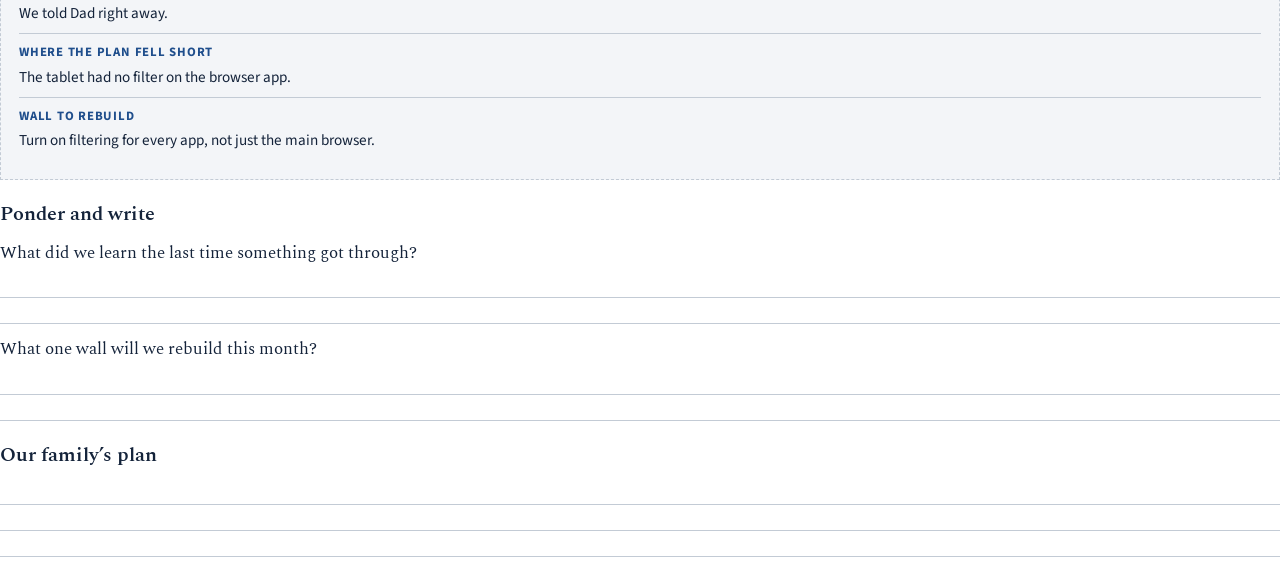
<file: workbook-adults.html>
<!DOCTYPE html><html lang="en"><head><meta charset="utf-8"><title>A Bastion of Faith — Family Workbook</title><link rel="preconnect" href="https://fonts.googleapis.com"><link rel="preconnect" href="https://fonts.gstatic.com" crossorigin><link rel="stylesheet" href="https://fonts.googleapis.com/css2?family=Source+Sans+3:wght@400;600&family=Spectral:ital,wght@0,400;0,600;1,400&display=swap"><style>:root {
  /* Layout: a study-manual column with scripture callouts and activity panels */
  --bg: #dfe4ea; --surface: #eef1f4; --ink: #14233a; --mute: #536173;
  --line: #c3cbd5; --accent: #1f4e8c; --accent-d: #163a69; --gold: #b08a3e; --silver: #8f9bab;
  --head: #1f3f6b; --onhead: #e9eef4; --onhead-mute: #b8c4d2;
  --danger: #a64b3c; --onacc: #ffffff;
  --sky: #cfe2f0; --grass: #b9d3a8; --leaf: #6f9a5a; --trunk: #7a5a3c; --red: #c0392b; --stone: #c9ced4; --white: #ffffff;
  --display: "Spectral", Georgia, "Times New Roman", serif;
  --body: "Source Sans 3", "Segoe UI", system-ui, sans-serif;
}
@media (prefers-color-scheme: dark) { :root:not([data-theme="light"]) {
  --bg: #121820; --surface: #1a222c; --ink: #e6ebf0; --mute: #a3adb8; --line: #2c3743;
  --accent: #7fa7d6; --accent-d: #5f8cc2; --gold: #d2ad5f; --silver: #b8c2cc; --head: #0c1624; --onhead: #e3e8ee; --onhead-mute: #9aa7b6; --danger: #d27a6a; --onacc: #0f1620;
  --sky: #2a3e52; --grass: #33482c; --leaf: #4f7a3e; --trunk: #6b4f35; --red: #d0503f; --stone: #4a5561; --white: #dfe5ea; color-scheme: dark; } }
:root[data-theme="dark"] {
  --bg: #121820; --surface: #1a222c; --ink: #e6ebf0; --mute: #a3adb8; --line: #2c3743;
  --accent: #7fa7d6; --accent-d: #5f8cc2; --gold: #d2ad5f; --silver: #b8c2cc; --head: #0c1624; --onhead: #e3e8ee; --onhead-mute: #9aa7b6; --danger: #d27a6a; --onacc: #0f1620;
  --sky: #2a3e52; --grass: #33482c; --leaf: #4f7a3e; --trunk: #6b4f35; --red: #d0503f; --stone: #4a5561; --white: #dfe5ea; color-scheme: dark; }

* { box-sizing: border-box; }
html { -webkit-text-size-adjust: 100%; }
body { margin: 0; background: var(--bg); color: var(--ink); font: 17px/1.6 var(--body); }
a { color: var(--accent); }
a:focus-visible, button:focus-visible { outline: 3px solid var(--accent); outline-offset: 2px; }
img, svg { max-width: 100%; display: block; }
.wrap { max-width: 1040px; margin: 0 auto; padding-left: max(16px, env(safe-area-inset-left, 0px)); padding-right: max(16px, env(safe-area-inset-right, 0px)); }

/* header */
.site-head { background: var(--head); border-bottom: 3px solid var(--silver); }
.site-head .wrap { display: flex; flex-wrap: wrap; align-items: center; justify-content: space-between; gap: 8px 24px; padding-block: 14px; }
.brand { font-family: var(--display); font-size: 1.2rem; font-weight: 600; color: var(--onhead); text-decoration: none; }
.brand span { color: var(--silver); }
.nav { display: flex; flex-wrap: wrap; gap: 4px 16px; font-size: .95rem; }
.nav a { text-decoration: none; color: var(--onhead-mute); padding: 4px 0; border-bottom: 2px solid transparent; }
.nav a:hover, .nav a[aria-current="page"] { color: var(--onhead); border-color: var(--silver); }

/* lesson heading, styled after a weekly study manual */
.lesson-head { padding-block: 40px 24px; }
.eyebrow { text-transform: uppercase; letter-spacing: .12em; font-size: .78rem; color: var(--mute); margin: 0 0 8px; }
h1 { font-family: var(--display); font-weight: 600; font-size: clamp(2rem, 5vw, 3.1rem); line-height: 1.12; margin: 0 0 10px; text-wrap: balance; }
.subtitle { font-family: var(--display); font-style: italic; font-size: 1.25rem; color: var(--accent); margin: 0; }
h2 { font-family: var(--display); font-weight: 600; font-size: 1.6rem; margin: 0 0 12px; text-wrap: balance; }
h3 { font-family: var(--display); font-weight: 600; font-size: 1.25rem; margin: 0 0 8px; }
h4 { font-family: var(--display); font-size: 1.1rem; margin: 0 0 8px; }

.lead-grid { display: grid; grid-template-columns: minmax(0, 1.25fr) minmax(0, 1fr); gap: 32px; align-items: start; }
.prose { min-width: 0; }
.prose p { margin: 0 0 14px; max-width: 65ch; }

/* Christ image slot */
.christ { margin: 0; background: var(--surface); border: 1px solid var(--line); }
.christ img { width: 100%; height: auto; max-height: 560px; object-fit: cover; object-position: center top; }
.christ figcaption { font-size: .85rem; color: var(--mute); padding: 10px 12px; display: grid; gap: 2px; }
.christ figcaption b { font-family: var(--display); font-size: 1rem; color: var(--ink); font-weight: 600; }
.christ .ph { display: none; aspect-ratio: 4 / 5; place-content: center; text-align: center; padding: 20px; background: repeating-linear-gradient(45deg, var(--bg), var(--bg) 10px, var(--surface) 10px, var(--surface) 20px); color: var(--mute); font-size: .9rem; }
.christ.missing img { display: none; }
.christ.missing .ph { display: grid; }
.ph b { color: var(--ink); font-family: var(--display); font-size: 1.05rem; }

/* scripture callout */
.scripture { margin: 28px 0; padding: 18px 22px; background: var(--surface); border-top: 3px solid var(--silver); }
.scripture blockquote { margin: 0; font-family: var(--display); font-size: 1.2rem; line-height: 1.5; }
.scripture cite { display: block; margin-top: 8px; font-style: normal; font-size: .9rem; color: var(--mute); letter-spacing: .04em; }

.section { padding-block: 28px; border-top: 1px solid var(--line); }
.two { display: grid; grid-template-columns: minmax(0, 1fr) minmax(0, 1fr); gap: 32px; align-items: start; }
.concept { margin: 0; }
.concept svg { width: 100%; height: auto; background: var(--surface); border: 1px solid var(--line); }
.concept figcaption { font-size: .9rem; color: var(--mute); margin-top: 8px; }
.nist-box { font-size: .95rem; background: var(--surface); border: 1px solid var(--line); padding: 14px 16px; }
.nist-box p { margin: 0 0 6px; }
.nist-box p:last-child { margin: 0; }
.label { text-transform: uppercase; letter-spacing: .1em; font-size: .72rem; color: var(--accent); font-weight: 600; }

/* activity */
.activity { background: var(--surface); border: 1px solid var(--line); padding: 24px; display: grid; grid-template-columns: minmax(0, 1fr) minmax(0, 1.1fr); gap: 28px; }
.activity ol { margin: 0; padding-left: 1.2em; display: grid; gap: 6px; }
.ex { min-width: 0; }
.ex-kicker { text-transform: uppercase; letter-spacing: .1em; font-size: .72rem; color: var(--accent); font-weight: 600; margin: 0 0 8px; }
.ex-banner, .ex-drill, .ex-review, .ex-cards { border: 1px dashed var(--line); padding: 18px; background: var(--bg); }
.ex-banner ul { margin: 0 0 10px; padding-left: 1.2em; font-family: var(--display); font-size: 1.05rem; }
.ex-sign, .ex-note { font-size: .85rem; color: var(--mute); margin: 0; }
.ex-drill ol { margin-bottom: 10px; }
.cards3 { display: grid; gap: 10px; }
.sc { background: var(--surface); border: 1px solid var(--line); padding: 12px 14px; font-size: .95rem; }
.rv { display: grid; gap: 2px; padding: 8px 0; border-top: 1px solid var(--line); font-size: .95rem; }
.rv b { font-size: .8rem; text-transform: uppercase; letter-spacing: .06em; color: var(--accent); }
.ex-svg svg { width: 100%; height: auto; border: 1px solid var(--line); }

/* spot the difference */
.ex-spot { grid-column: 1 / -1; }
.spot-pair { display: grid; grid-template-columns: minmax(0, 1fr) minmax(0, 1fr); gap: 16px; }
.spot-pair figure { margin: 0; }
.spot-pair svg { width: 100%; height: auto; border: 1px solid var(--line); }
.spot-pair figcaption { font-size: .85rem; color: var(--mute); margin-top: 4px; }
.spot-target svg { cursor: crosshair; }
.found-ring { fill: none; stroke: var(--danger); stroke-width: 3; }
.spot-bar { display: flex; flex-wrap: wrap; gap: 10px; align-items: center; margin-top: 12px; }
.spot-bar span { font-weight: 600; margin-right: auto; font-variant-numeric: tabular-nums; }
button { font: inherit; font-size: .9rem; padding: 7px 14px; border: 1px solid var(--accent); background: var(--surface); color: var(--accent); cursor: pointer; }
button:hover { background: var(--accent); color: var(--onacc); }
.spot-lesson { margin: 14px 0 0; padding: 12px 14px; background: var(--bg); border-left: 3px solid var(--silver); font-family: var(--display); font-size: 1.05rem; }

.questions ul { margin: 0; padding-left: 1.2em; display: grid; gap: 6px; font-family: var(--display); font-size: 1.1rem; }

/* pager */
.pager { display: flex; justify-content: space-between; gap: 12px; flex-wrap: wrap; padding-block: 28px 48px; }
.pager a { text-decoration: none; padding: 10px 16px; border: 1px solid var(--line); background: var(--surface); color: var(--ink); }
.pager a:hover { border-color: var(--accent); }

/* overview */
.hero-grid { display: grid; grid-template-columns: minmax(0, 1.4fr) minmax(0, 1fr); gap: 36px; align-items: start; }
.intro-quote { font-family: var(--display); font-size: 1.35rem; line-height: 1.45; margin: 20px 0 10px; }
.intro-quote + p { color: var(--mute); margin: 0 0 18px; }
.download { display: inline-block; margin-top: 8px; padding: 12px 18px; background: var(--accent); color: var(--onacc); text-decoration: none; font-weight: 600; }
.download:hover { background: var(--accent-d); }
.grid-cards { display: grid; grid-template-columns: repeat(3, minmax(0, 1fr)); gap: 18px; padding-block: 8px 48px; }
.tcard { display: grid; grid-template-rows: auto 1fr; background: var(--surface); border: 1px solid var(--line); color: var(--ink); text-decoration: none; transition: border-color .15s, transform .15s; }
.tcard:hover { border-color: var(--accent); transform: translateY(-2px); }
.tcard svg { width: 100%; height: auto; border-bottom: 1px solid var(--line); }
.tcard .tc-body { padding: 14px 16px 18px; display: grid; gap: 6px; align-content: start; }
.tcard .tc-tag { font-family: var(--display); font-style: italic; color: var(--accent); }
.tcard p { margin: 0; font-size: .95rem; color: var(--mute); }
.site-foot { border-top: 1px solid var(--line); font-size: .85rem; color: var(--mute); }
.site-foot .wrap { padding-block: 20px; }

/* svg paint classes */
.f-sky { fill: var(--sky); } .f-grass { fill: var(--grass); } .f-leaf { fill: var(--leaf); } .f-trunk { fill: var(--trunk); }
.f-red { fill: var(--red); } .f-stone { fill: var(--stone); } .f-white { fill: var(--white); } .f-paper { fill: var(--surface); }
.f-acc { fill: var(--accent); } .f-accd { fill: var(--accent-d); } .f-gold { fill: var(--gold); } .f-danger { fill: var(--danger); } .f-ink { fill: var(--ink); }
.st-ink { stroke: var(--ink); stroke-width: 1.2; } .st-wall { stroke: var(--ink); stroke-width: 6; }
.st-danger { stroke: var(--danger); stroke-width: 3; } .st-gold { stroke: var(--gold); stroke-width: 3; } .st-stone { stroke: var(--stone); }
.t-ink { fill: var(--ink); } .t-mute { fill: var(--mute); } .t-gold { fill: var(--gold); } .t-danger { fill: var(--danger); } .t-onacc { fill: var(--onacc); }
.t-serif { font-family: var(--display); }
svg text { font-family: var(--body); }

@media (max-width: 760px) {
  .lead-grid, .two, .activity, .hero-grid { grid-template-columns: minmax(0, 1fr); }
  .grid-cards { grid-template-columns: minmax(0, 1fr); }
  .christ { max-width: 360px; }
}
@media (min-width: 761px) and (max-width: 960px) { .grid-cards { grid-template-columns: repeat(2, minmax(0, 1fr)); } }
@media (prefers-reduced-motion: reduce) { * { transition: none !important; } }

@page { size: letter; margin: 0.6in; }
body { background: #fff; font-size: 12.5pt; }
:root { --surface: #f3f5f8; --bg: #f3f5f8; }
.wb-page { break-after: page; }
.wb-page:last-child { break-after: auto; }
.cover { min-height: 9.4in; display: grid; align-content: center; gap: 14px; text-align: left; break-after: page; }
.cover h1 { font-size: 40pt; }
.cover svg { max-width: 4.2in; }
.wb-two { display: grid; grid-template-columns: 1.2fr 1fr; gap: 20px; align-items: start; }
.wb-two svg { width: 100%; height: auto; border: 1px solid var(--line); }
.small { font-size: 10.5pt; color: var(--mute); }
.lines { display: grid; gap: 0; margin: 6px 0 12px; }
.lines span { display: block; height: 26px; border-bottom: 1px solid var(--line); }
.q p { margin: 10px 0 0; font-family: var(--display); }
.mt { margin-top: 18px; }
.ex { margin-top: 12px; }
.spot-pair svg { border: 1px solid var(--line); }
.ex-svg svg { max-width: 3in; }
</style></head><body>
<section class="cover">
<p class="eyebrow">Family Workbook · Adults Edition · Alma 46–50</p>
<h1>A Bastion of Faith</h1>
<p class="subtitle">Guarding the home with Captain Moroni and the NIST Cybersecurity Framework</p>
<svg viewBox="0 0 320 260" role="img" aria-label="The NIST framework as a cycle with Govern at the center">
<rect class="f-paper" width="320" height="260"/>
<circle class="st-stone" fill="none" stroke-width="10" cx="160" cy="130" r="88"/>
<circle class="f-gold" cx="160" cy="130" r="36"/>
<text class="t-ink t-serif" x="160" y="135" text-anchor="middle" font-size="13">Govern</text>
<g font-size="12" text-anchor="middle">
<circle class="f-acc" cx="160" cy="42" r="26"/><text class="t-onacc" x="160" y="46">Identify</text>
<circle class="f-acc" cx="244" cy="103" r="26"/><text class="t-onacc" x="244" y="107">Protect</text>
<circle class="f-acc" cx="212" cy="201" r="26"/><text class="t-onacc" x="212" y="205">Detect</text>
<circle class="f-acc" cx="108" cy="201" r="26"/><text class="t-onacc" x="108" y="205">Respond</text>
<circle class="f-danger" cx="76" cy="103" r="26"/><text class="t-onacc" x="76" y="107">Recover</text>
</g>
<text class="t-mute" x="160" y="252" text-anchor="middle" font-size="10">After recovering, update the plan and start again.</text>
</svg>
<p class="intro-quote">“I teach them correct principles, and they govern themselves.” — Joseph Smith</p>
<p>Work through one part each week. Read the scripture, do the activity together, and write your answers. This is the Adults edition: one activity per part, chosen for parents and grandparents.</p>
<p class="small">Family name: ______________________ &nbsp;&nbsp; Started on: ____________</p>
</section>
<section class="wb-page">
<p class="eyebrow">Part 1 of 6 · Alma 46:12</p>
<h2>Govern</h2><p class="subtitle">Teach correct principles first.</p>
<div class="scripture"><blockquote>“And he wrote upon it—In memory of our God, our religion, and freedom, and our peace, our wives, and our children.”</blockquote><cite>Alma 46:12</cite></div>
<div class="wb-two"><div><p>Joseph Smith was once asked how he was able to govern so many people without it all falling into chaos. He answered, “I teach them correct principles, and they govern themselves.”</p><p class="small"><b>NIST:</b> Set the direction: the values, roles, and policies everything else follows. <b>At home:</b> Write down family rules for devices, decide who owns which settings, and agree on what happens when a rule is broken.</p></div><figure class="concept"><svg viewBox="0 0 320 220" role="img" aria-label="The title of liberty raised on a pole">
<rect class="f-sky" width="320" height="220"/>
<rect class="f-grass" y="190" width="320" height="30"/>
<rect class="f-trunk" x="70" y="20" width="6" height="175"/>
<circle class="f-gold" cx="73" cy="18" r="6"/>
<path class="f-paper st-ink" d="M76 32 C140 22 190 48 260 34 L262 118 C195 132 140 106 76 118 Z"/>
<text class="t-ink t-serif" x="168" y="62" text-anchor="middle" font-size="11">IN MEMORY OF</text>
<text class="t-ink t-serif" x="168" y="78" text-anchor="middle" font-size="11">OUR GOD, OUR RELIGION,</text>
<text class="t-ink t-serif" x="168" y="94" text-anchor="middle" font-size="11">AND FREEDOM, AND OUR PEACE,</text>
<text class="t-ink t-serif" x="168" y="110" text-anchor="middle" font-size="9">OUR WIVES, AND OUR CHILDREN</text>
<text class="t-mute" x="160" y="210" text-anchor="middle" font-size="10">Alma 46:12</text>
</svg></figure></div>
</section>
<section class="wb-page"><p class="label">Activity &#183; Adults</p><h3>Write the House Rules</h3><ol><li>Talk through your family&#8217;s values and the real online pressures your kids face.</li><li>Turn them into 3&#8211;5 specific, enforceable rules &#8212; where devices live, screen hours, what&#8217;s shareable, who to tell.</li><li>Decide who owns each device&#8217;s settings and who holds the family accountable.</li><li>Post the rules where devices charge, and revisit them every few months.</li></ol><div class="ex ex-review"><p class="ex-kicker">Our house rules</p><div class="rv"><b>Rule</b><span>Devices charge in the kitchen overnight.</span></div><div class="rv"><b>Rule</b><span>No new apps without a parent&#8217;s yes.</span></div><div class="rv"><b>Rule</b><span>Anything scary or confusing &#8594; tell Mom or Dad, always safe.</span></div></div><h3 class="mt">Ponder and write</h3><div class="q"><p>Which rule will be hardest to keep, and how will we support it?</p><div class="lines"><span></span><span></span></div></div><div class="q"><p>Who is accountable when a rule slips, and what happens next?</p><div class="lines"><span></span><span></span></div></div><h3 class="mt">Our family&#8217;s plan</h3><div class="lines"><span></span><span></span><span></span></div></section>
<section class="wb-page">
<p class="eyebrow">Part 2 of 6 · Alma 48:9</p>
<h2>Identify</h2><p class="subtitle">Find the weak places.</p>
<div class="scripture"><blockquote>“And in their weakest fortifications he did place the greater number of men.”</blockquote><cite>Alma 48:9</cite></div>
<div class="wb-two"><div><p>Where is your home weak? Picture a fortress with only three walls. Where would you place most of your defenses? You would probably put most of your troops along the side with no wall. Would you put all of them there, though? No. You would keep some on the walls, because without them people would climb over and still get in.</p><p class="small"><b>NIST:</b> Know what is worth protecting and how it could be attacked. <b>At home:</b> Make a list of every device on your network, every account your kids use, and which ones have the least protection.</p></div><figure class="concept"><svg viewBox="0 0 320 240" role="img" aria-label="A fortress seen from above with one wall missing and a tunnel under another">
<rect class="f-grass" width="320" height="240"/>
<rect class="f-stone" x="70" y="40" width="180" height="160"/>
<g class="st-wall" fill="none"><path d="M250 40 L70 40 L70 200 L250 200"/></g>
<line class="st-danger" x1="250" y1="40" x2="250" y2="200" stroke-dasharray="6 6"/>
<text class="t-danger" x="258" y="124" font-size="11">no wall</text>
<g class="f-acc"><circle cx="238" cy="70" r="5"/><circle cx="238" cy="90" r="5"/><circle cx="238" cy="110" r="5"/><circle cx="238" cy="130" r="5"/><circle cx="238" cy="150" r="5"/><circle cx="238" cy="170" r="5"/><circle cx="222" cy="100" r="5"/><circle cx="222" cy="140" r="5"/>
<circle cx="110" cy="52" r="5"/><circle cx="82" cy="120" r="5"/><circle cx="160" cy="188" r="5"/></g>
<path class="st-gold" fill="none" stroke-dasharray="4 4" d="M120 235 C120 215 130 205 140 190 C150 170 150 160 150 150"/>
<text class="t-gold" x="128" y="230" font-size="10" text-anchor="end">catacombs</text>
<text class="t-ink" x="160" y="24" text-anchor="middle" font-size="12">Most troops at the gap, some on every wall</text>
</svg></figure></div>
</section>
<section class="wb-page"><p class="label">Activity &#183; Adults</p><h3>Home Risk Assessment</h3><ol><li>List every internet-connected device in the home &#8212; phones, tablets, TV, console, speakers, doorbell, even smart toys.</li><li>For each, note what it can reach or reveal: camera, microphone, location, accounts, photos.</li><li>Mark the three with the weakest protection or the most exposure.</li><li>Choose the single top risk to fix first this week.</li></ol><div class="ex ex-review"><p class="ex-kicker">Sample inventory</p><div class="rv"><b>Smart TV</b><span>Logged into email, no PIN.</span></div><div class="rv"><b>Kids&#8217; tablet</b><span>Browser has no content filter.</span></div><div class="rv"><b>Top fix this week</b><span>Add a filter and a PIN.</span></div></div><h3 class="mt">Ponder and write</h3><div class="q"><p>Which device would hurt us most if it were compromised?</p><div class="lines"><span></span><span></span></div></div><div class="q"><p>What weak point have we been quietly ignoring?</p><div class="lines"><span></span><span></span></div></div><h3 class="mt">Our family&#8217;s plan</h3><div class="lines"><span></span><span></span><span></span></div></section>
<section class="wb-page">
<p class="eyebrow">Part 3 of 6 · Alma 48:7</p>
<h2>Protect</h2><p class="subtitle">Prepare the minds of the people.</p>
<div class="scripture"><blockquote>“Moroni, on the other hand, had been preparing the minds of the people to be faithful unto the Lord their God.”</blockquote><cite>Alma 48:7</cite></div>
<div class="wb-two"><div><p>This is where you patch the holes and make plans for when the fortifications fall. A plan should not be made during an attack. When the attack comes, your children should already know the plan and follow it. This is when you set it up.</p><p class="small"><b>NIST:</b> Put safeguards in place before an attack comes. <b>At home:</b> Turn on content filtering, keep devices updated, use strong passwords and two-factor sign-in, and keep devices out of bedrooms at night.</p></div><figure class="concept"><svg viewBox="0 0 320 240" role="img" aria-label="Three rings of protection around the home with correct principles at the center">
<rect class="f-paper" width="320" height="240"/>
<circle class="f-stone" cx="160" cy="120" r="108"/>
<circle class="f-sky" cx="160" cy="120" r="76"/>
<circle class="f-gold" cx="160" cy="120" r="44"/>
<text class="t-ink" x="160" y="30" text-anchor="middle" font-size="11">Filters &amp; device settings</text>
<text class="t-ink" x="160" y="62" text-anchor="middle" font-size="11">Family rules &amp; plans</text>
<text class="t-ink t-serif" x="160" y="116" text-anchor="middle" font-size="12">Correct</text>
<text class="t-ink t-serif" x="160" y="132" text-anchor="middle" font-size="12">principles</text>
<text class="t-mute" x="160" y="226" text-anchor="middle" font-size="10">Outer walls can fall. The center has to hold.</text>
</svg></figure></div>
</section>
<section class="wb-page"><p class="label">Activity &#183; Adults</p><h3>Fortify the Perimeter</h3><ol><li>Review the family&#8217;s real defenses: router/filter settings, device passcodes, account 2FA, app permissions, automatic updates.</li><li>Note what&#8217;s turned on and what&#8217;s off.</li><li>Choose one gap and close it tonight.</li><li>Put the next review on the calendar.</li></ol><div class="ex ex-review"><p class="ex-kicker">Perimeter check</p><div class="rv"><b>Router filter</b><span>On.</span></div><div class="rv"><b>Grandma&#8217;s tablet 2FA</b><span>Off.</span></div><div class="rv"><b>Fix tonight</b><span>Turn on 2FA and automatic updates.</span></div></div><h3 class="mt">Ponder and write</h3><div class="q"><p>Where is our perimeter thinnest right now?</p><div class="lines"><span></span><span></span></div></div><div class="q"><p>What one safeguard, set up tonight, protects us most?</p><div class="lines"><span></span><span></span></div></div><h3 class="mt">Our family&#8217;s plan</h3><div class="lines"><span></span><span></span><span></span></div></section>
<section class="wb-page">
<p class="eyebrow">Part 4 of 6 · Alma 50:4</p>
<h2>Detect</h2><p class="subtitle">Know what ordinary looks like.</p>
<div class="scripture"><blockquote>“He caused towers to be erected that overlooked those works of pickets.”</blockquote><cite>Alma 50:4</cite></div>
<div class="wb-two"><div><p>To detect something out of the ordinary, you must first know what ordinary is. Part of this is knowing what the companionship of the Spirit feels like, and what it feels like when the Spirit leaves. You also need a routine, and to know how you normally act, so you can tell when something is different. It is the difference between normal activity and odd behavior.</p><p class="small"><b>NIST:</b> Notice when something is wrong, as early as possible. <b>At home:</b> Watch for odd network activity: new devices, logins at strange hours, or traffic to sites your family doesn’t use.</p></div><figure class="concept"><svg viewBox="0 0 320 240" role="img" aria-label="A watchtower overlooking a wall, spotting danger approaching">
<rect class="f-sky" width="320" height="240"/>
<rect class="f-grass" y="190" width="320" height="50"/>
<polygon class="f-gold" fill-opacity=".28" points="96,70 320,120 320,200"/>
<rect class="f-stone st-wall" x="20" y="150" width="240" height="40"/>
<rect class="f-stone st-wall" x="78" y="70" width="36" height="80"/>
<polygon class="f-acc" points="70,72 96,48 122,72"/>
<circle class="f-ink" cx="96" cy="82" r="5"/>
<g class="f-danger"><circle cx="290" cy="176" r="7"/><rect x="285" y="182" width="10" height="10"/></g>
<text class="t-ink" x="200" y="230" text-anchor="middle" font-size="11">Alma 50:4 — towers to see danger early</text>
</svg></figure></div>
</section>
<section class="wb-page"><p class="label">Activity &#183; Adults</p><h3>Check the Watchtower</h3><ol><li>Open the logs you can actually see: account sign-in activity, app-permission usage, screen-time reports, connected-device lists.</li><li>Look for anything out of the ordinary &#8212; unknown devices, odd hours, apps with access they don&#8217;t need.</li><li>Flag one thing to investigate or shut off.</li><li>Decide what you&#8217;ll check on a regular schedule.</li></ol><div class="ex ex-review"><p class="ex-kicker">On the watchtower</p><div class="rv"><b>Account security activity</b><span>An unknown Windows login &#8212; investigate.</span></div><div class="rv"><b>Privacy dashboard</b><span>A weather app used location 20&#215; today.</span></div><div class="rv"><b>Action</b><span>Revoke that permission now.</span></div></div><h3 class="mt">Ponder and write</h3><div class="q"><p>What is &#8220;normal&#8221; for our devices &#8212; and would I notice if it changed?</p><div class="lines"><span></span><span></span></div></div><div class="q"><p>What will I commit to checking every month?</p><div class="lines"><span></span><span></span></div></div><h3 class="mt">Our family&#8217;s plan</h3><div class="lines"><span></span><span></span><span></span></div></section>
<section class="wb-page">
<p class="eyebrow">Part 5 of 6 · Genesis 39:12</p>
<h2>Respond</h2><p class="subtitle">Leave your garment and flee.</p>
<div class="scripture"><blockquote>“And he left his garment in her hand, and fled, and got him out.”</blockquote><cite>Genesis 39:12</cite></div>
<div class="wb-two"><div><p>An action plan was set earlier. Now that the attack has been detected, this is where you act. You remove the influences that need to go, and you remove yourself from the threat.</p><p class="small"><b>NIST:</b> Act on a detected attack to contain it. <b>At home:</b> Disconnect a compromised device, change passwords, block the source, and report scams.</p></div><figure class="concept"><svg viewBox="0 0 320 200" role="img" aria-label="Response steps: close it, walk away, tell a parent">
<rect class="f-paper" width="320" height="200"/>
<g font-size="12" class="t-ink" text-anchor="middle">
<rect class="f-danger" x="10" y="20" width="300" height="34" rx="6"/><text x="160" y="42" class="t-onacc">Something bad shows up</text>
<rect class="f-acc" x="10" y="78" width="92" height="40" rx="6"/><text x="56" y="102" class="t-onacc">Close it</text>
<rect class="f-acc" x="114" y="78" width="92" height="40" rx="6"/><text x="160" y="102" class="t-onacc">Walk away</text>
<rect class="f-acc" x="218" y="78" width="92" height="40" rx="6"/><text x="264" y="102" class="t-onacc">Tell a parent</text>
<path class="st-ink" fill="none" d="M160 54 L160 74 M102 98 L112 98 M206 98 L216 98"/>
<text x="160" y="160" class="t-ink t-serif" font-size="13">"He left his garment in her hand, and fled."</text>
<text x="160" y="180" class="t-mute" font-size="10">Genesis 39:12</text>
</g>
</svg></figure></div>
</section>
<section class="wb-page"><p class="label">Activity &#183; Adults</p><h3>Family Response Plan</h3><ol><li>Decide the exact steps a family member takes when something bad happens: stop, close or disconnect, tell the safe person.</li><li>Name the &#8220;safe person,&#8221; and make the rule explicit &#8212; coming forward is always rewarded, never punished.</li><li>Cover the practical moves too: change a password, disconnect a device, block and report.</li><li>Write it down and make sure everyone knows it by heart.</li></ol><div class="ex ex-review"><p class="ex-kicker">Our response plan</p><div class="rv"><b>Safe person</b><span>Either parent &#8212; no punishment, ever.</span></div><div class="rv"><b>Device</b><span>Disconnect and change the password.</span></div><div class="rv"><b>Report</b><span>Block, screenshot, and tell.</span></div></div><h3 class="mt">Ponder and write</h3><div class="q"><p>Does every child truly know they can come to us with anything?</p><div class="lines"><span></span><span></span></div></div><div class="q"><p>What would we do in the first hour of a real incident?</p><div class="lines"><span></span><span></span></div></div><h3 class="mt">Our family&#8217;s plan</h3><div class="lines"><span></span><span></span><span></span></div></section>
<section class="wb-page">
<p class="eyebrow">Part 6 of 6 · Alma 50:1; D&C 58:42</p>
<h2>Recover</h2><p class="subtitle">Rebuild the wall stronger.</p>
<div class="scripture"><blockquote>“Moroni did not stop making preparations. … He who has repented of his sins, the same is forgiven, and I, the Lord, remember them no more.”</blockquote><cite>Alma 50:1; D&C 58:42</cite></div>
<div class="wb-two"><div><p>Repair the damage, and repent if need be. Then update the plan. Where did it fall short, and how can it be better in the future? What walls need to be rebuilt?</p><p class="small"><b>NIST:</b> Restore what was damaged and improve for next time. <b>At home:</b> Restore from backups, review what happened, and close the hole that let the attack in.</p></div><figure class="concept"><svg viewBox="0 0 320 260" role="img" aria-label="The NIST framework as a cycle with Govern at the center">
<rect class="f-paper" width="320" height="260"/>
<circle class="st-stone" fill="none" stroke-width="10" cx="160" cy="130" r="88"/>
<circle class="f-gold" cx="160" cy="130" r="36"/>
<text class="t-ink t-serif" x="160" y="135" text-anchor="middle" font-size="13">Govern</text>
<g font-size="12" text-anchor="middle">
<circle class="f-acc" cx="160" cy="42" r="26"/><text class="t-onacc" x="160" y="46">Identify</text>
<circle class="f-acc" cx="244" cy="103" r="26"/><text class="t-onacc" x="244" y="107">Protect</text>
<circle class="f-acc" cx="212" cy="201" r="26"/><text class="t-onacc" x="212" y="205">Detect</text>
<circle class="f-acc" cx="108" cy="201" r="26"/><text class="t-onacc" x="108" y="205">Respond</text>
<circle class="f-danger" cx="76" cy="103" r="26"/><text class="t-onacc" x="76" y="107">Recover</text>
</g>
<text class="t-mute" x="160" y="252" text-anchor="middle" font-size="10">After recovering, update the plan and start again.</text>
</svg></figure></div>
</section>
<section class="wb-page">
<p class="label">Activity &#183; Adults</p><h3>Rebuild the Wall</h3><ol><li>After any incident, hold a short, calm family review.</li><li>Ask: What worked? Where did the plan fall short? What wall needs rebuilding?</li><li>Write down one change to the plan.</li><li>End by testifying that repentance makes the wall stronger, not weaker.</li></ol>
<div class="ex ex-review"><p class="ex-kicker">Family review</p>
<div class="rv"><b>What worked</b><span>We told Dad right away.</span></div>
<div class="rv"><b>Where the plan fell short</b><span>The tablet had no filter on the browser app.</span></div>
<div class="rv"><b>Wall to rebuild</b><span>Turn on filtering for every app, not just the main browser.</span></div></div>
<h3 class="mt">Ponder and write</h3><div class='q'><p>What did we learn the last time something got through?</p><div class="lines"><span></span><span></span></div></div><div class='q'><p>What one wall will we rebuild this month?</p><div class="lines"><span></span><span></span></div></div>
<h3 class="mt">Our family’s plan</h3><div class="lines"><span></span><span></span><span></span></div>
</section>
</body></html>
</file>
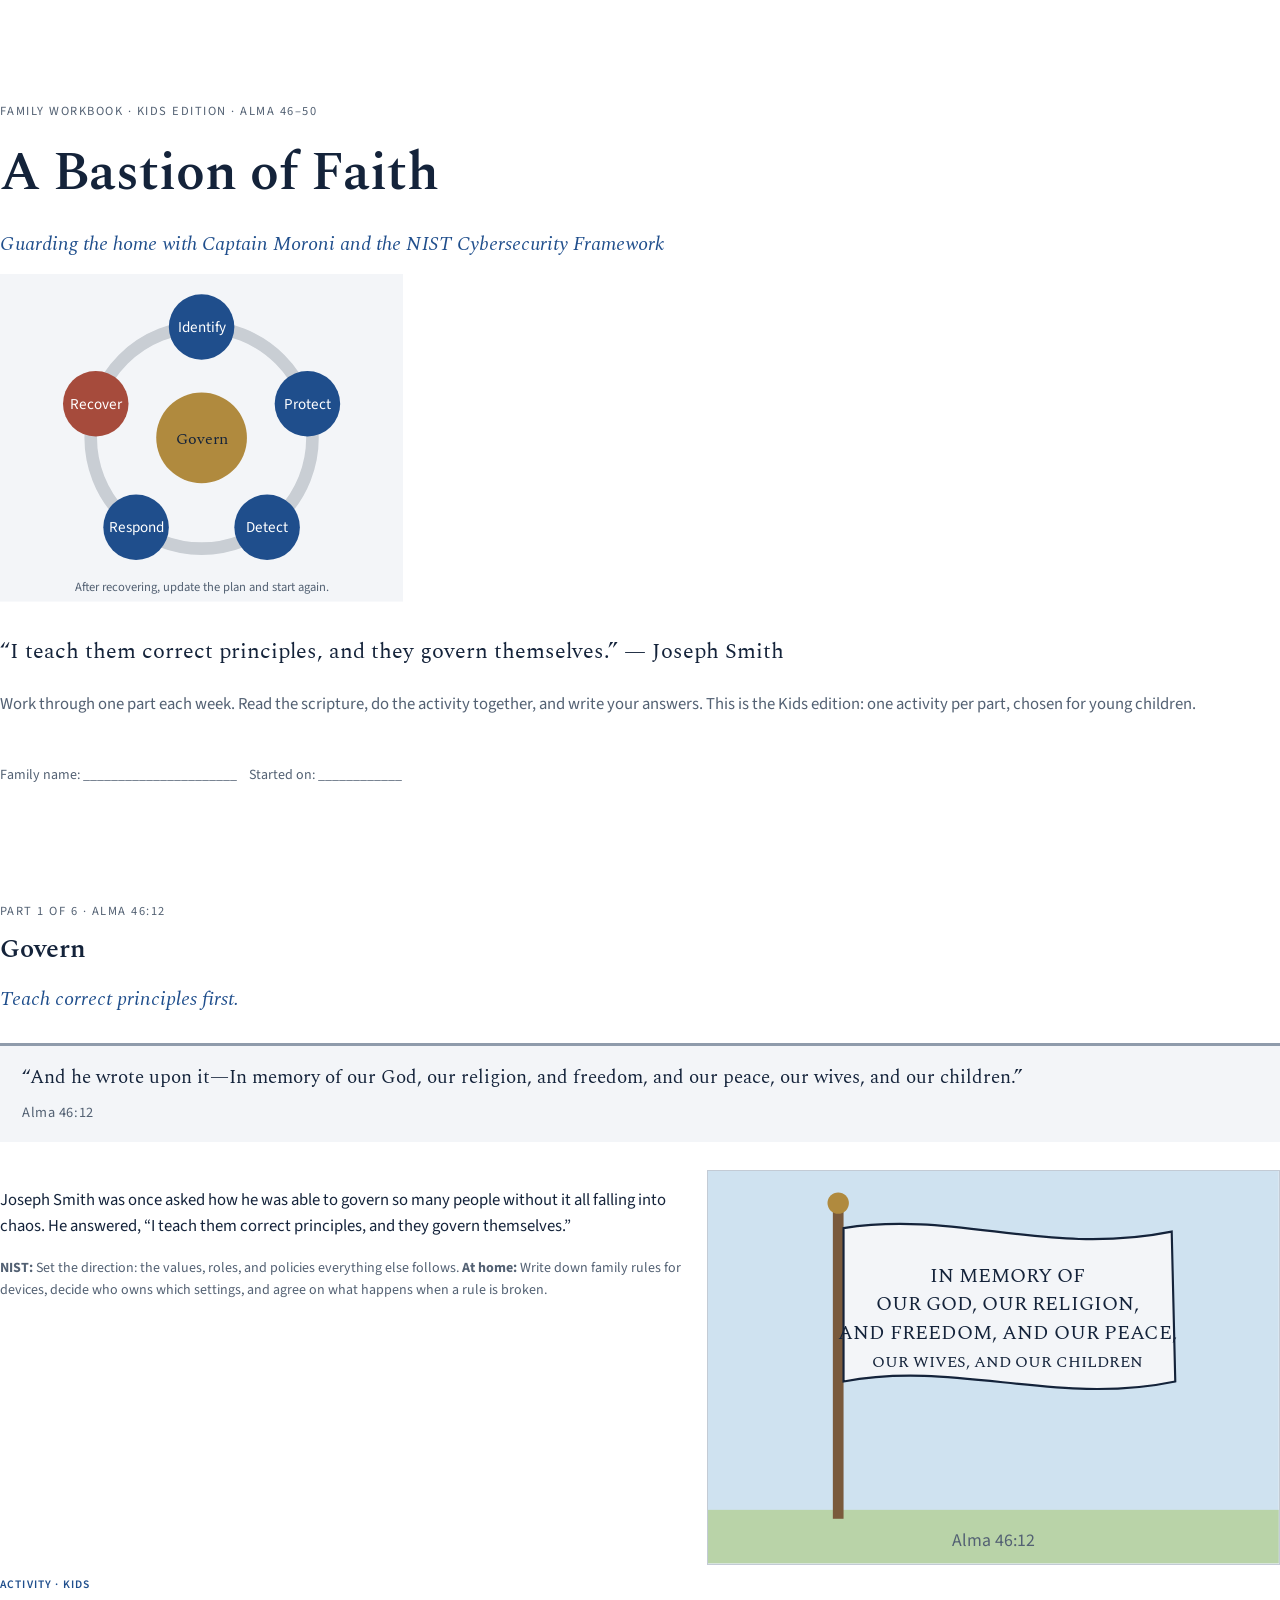
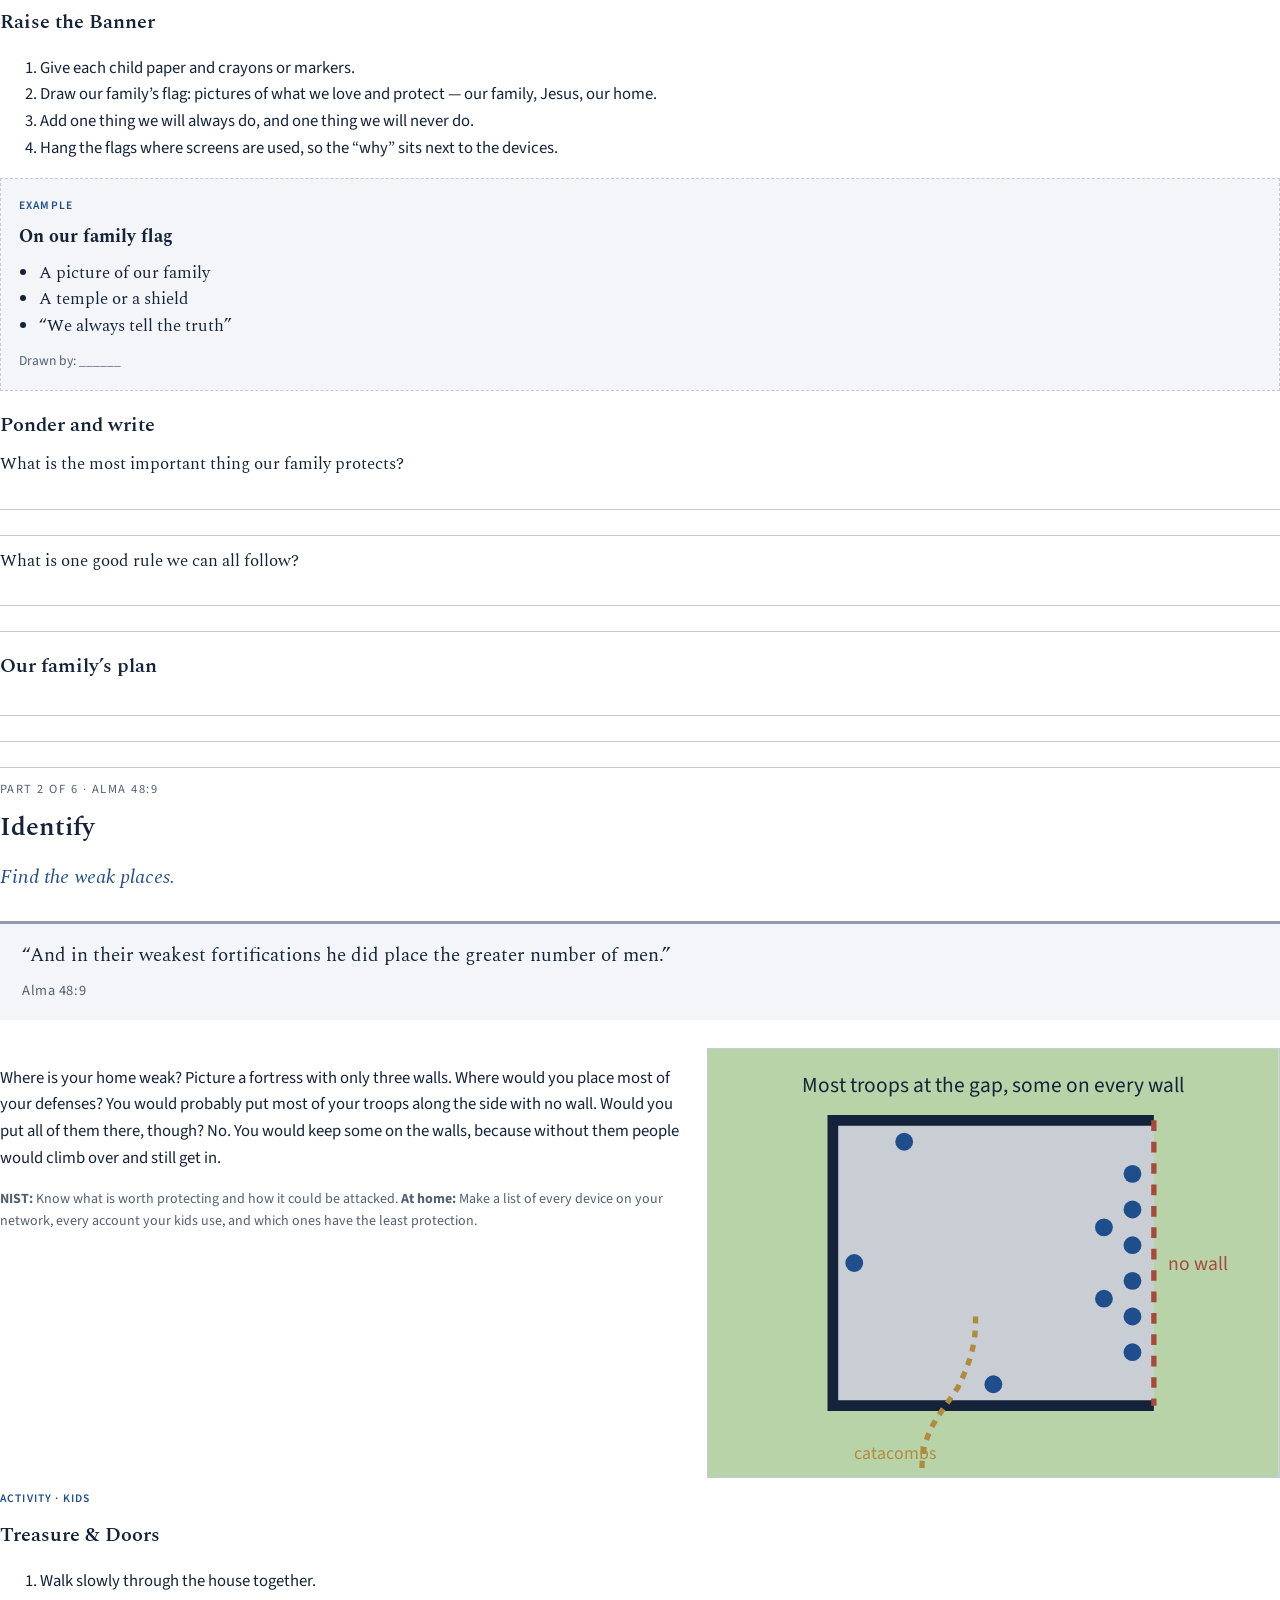
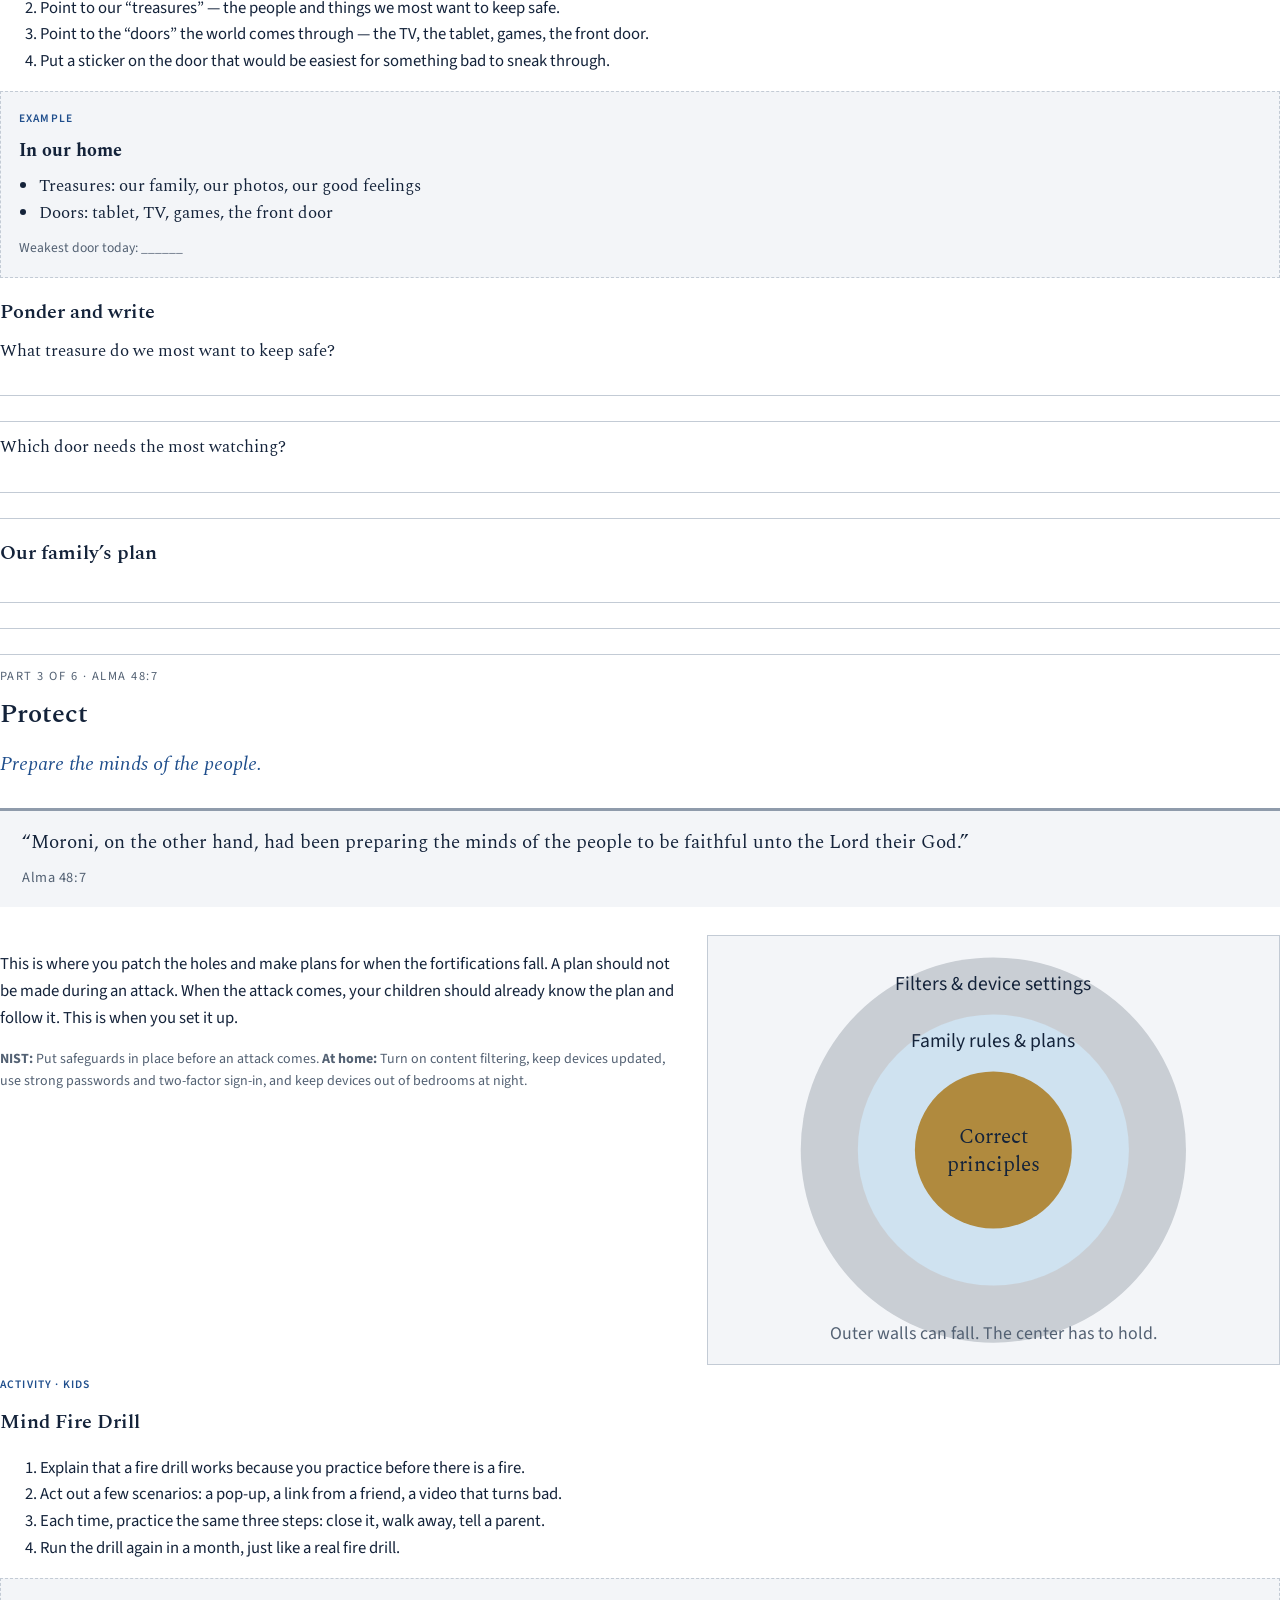
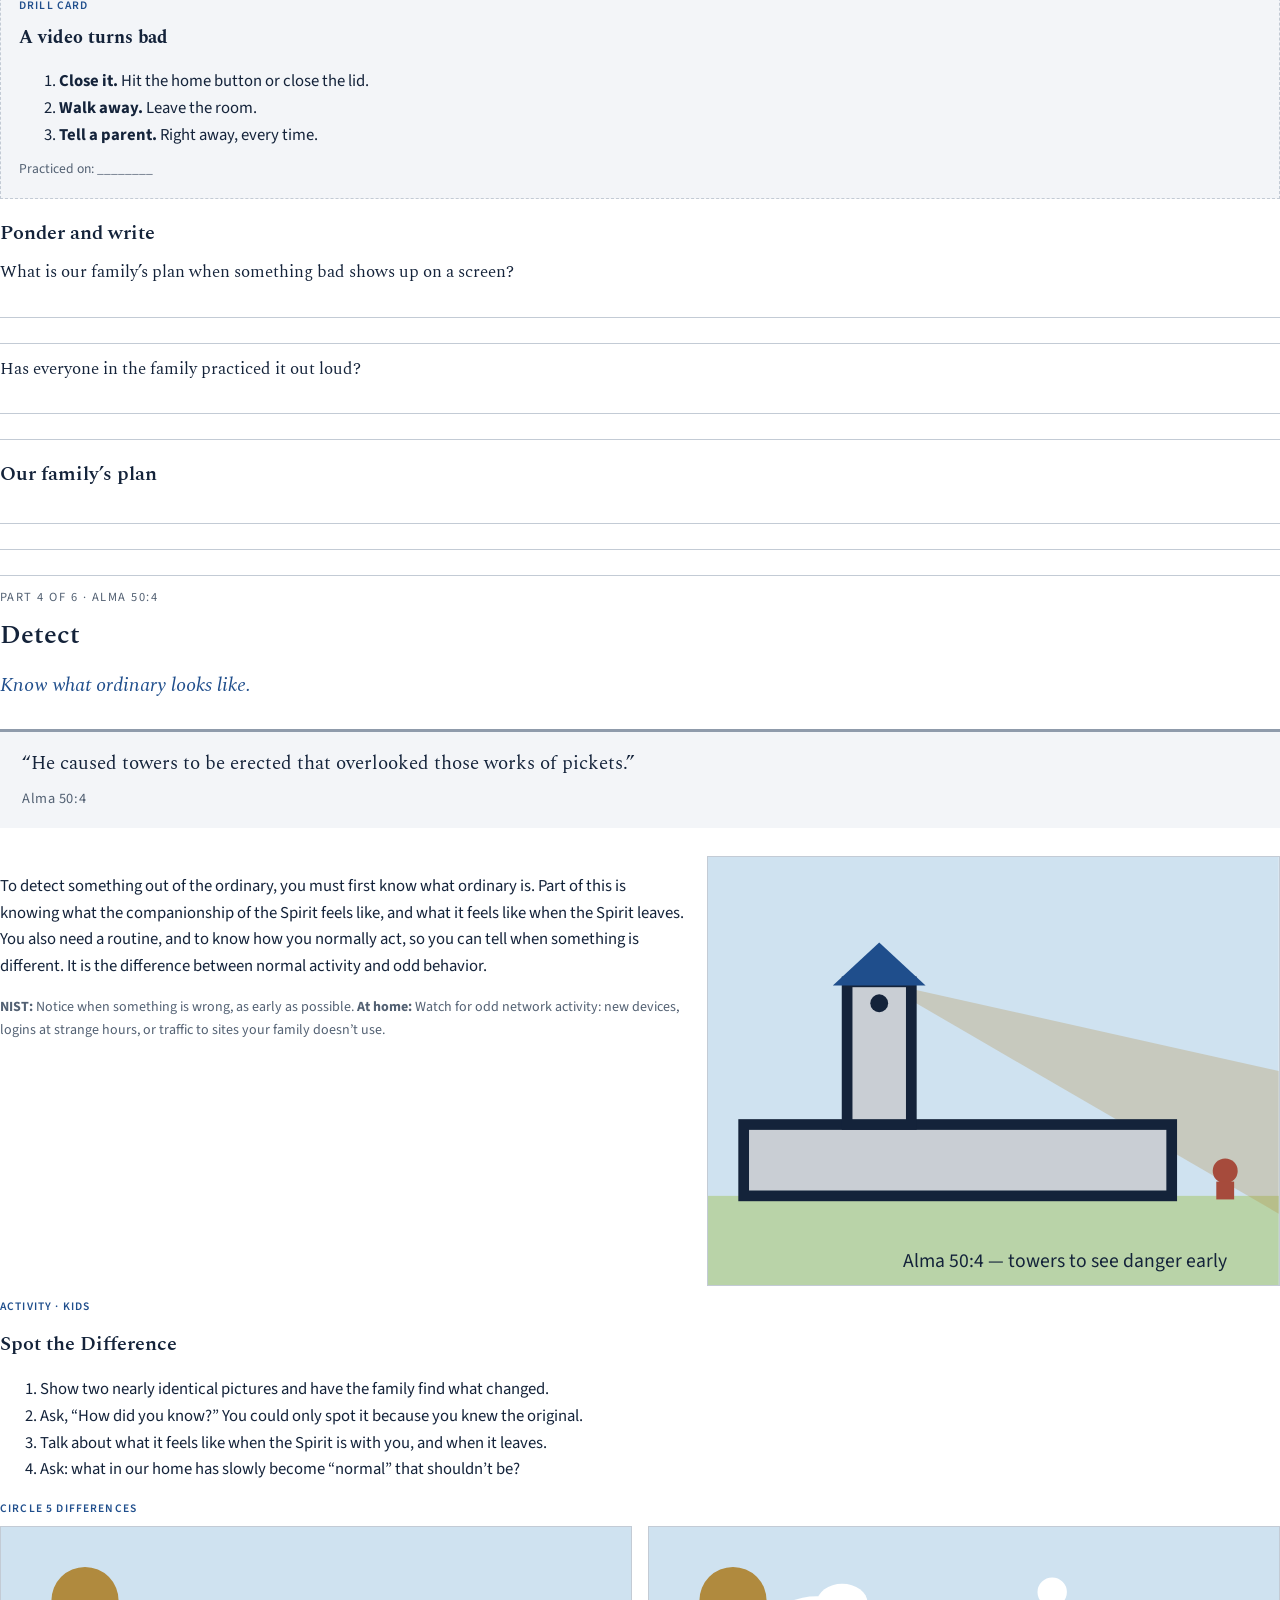
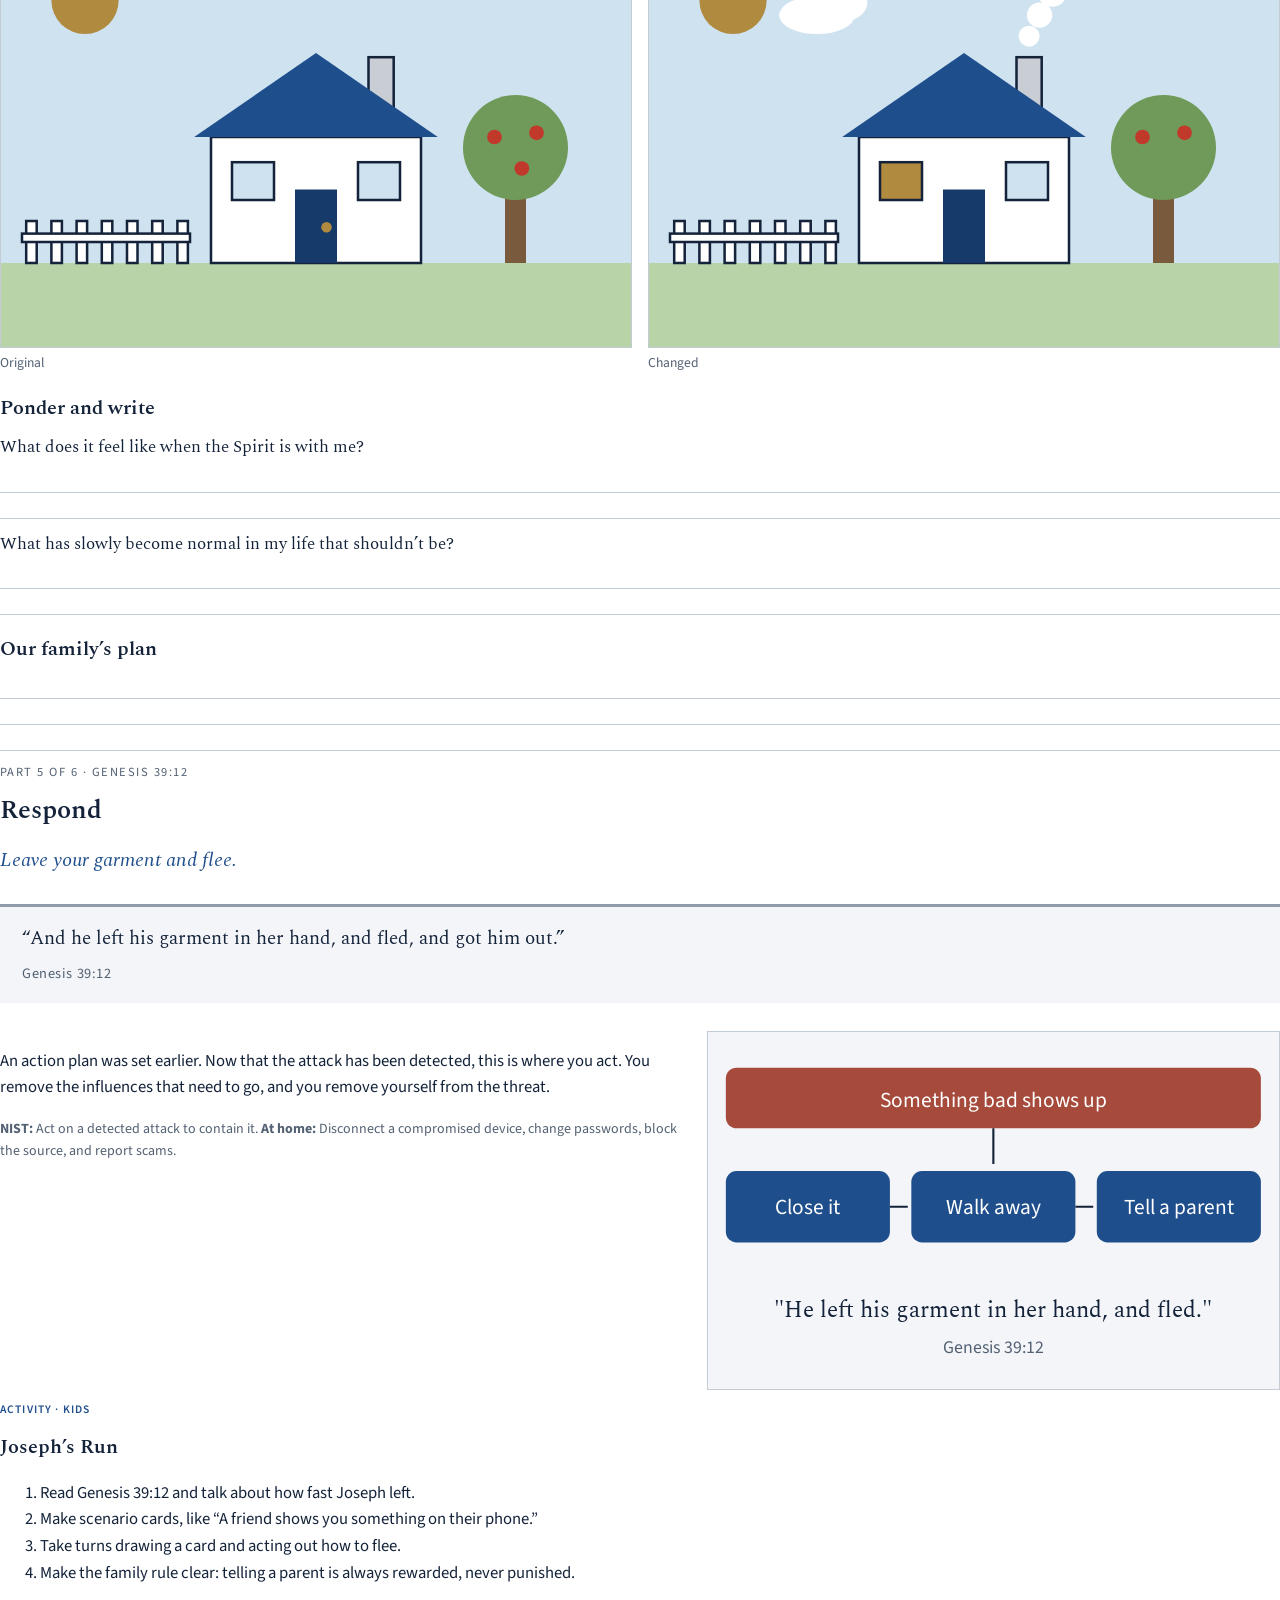
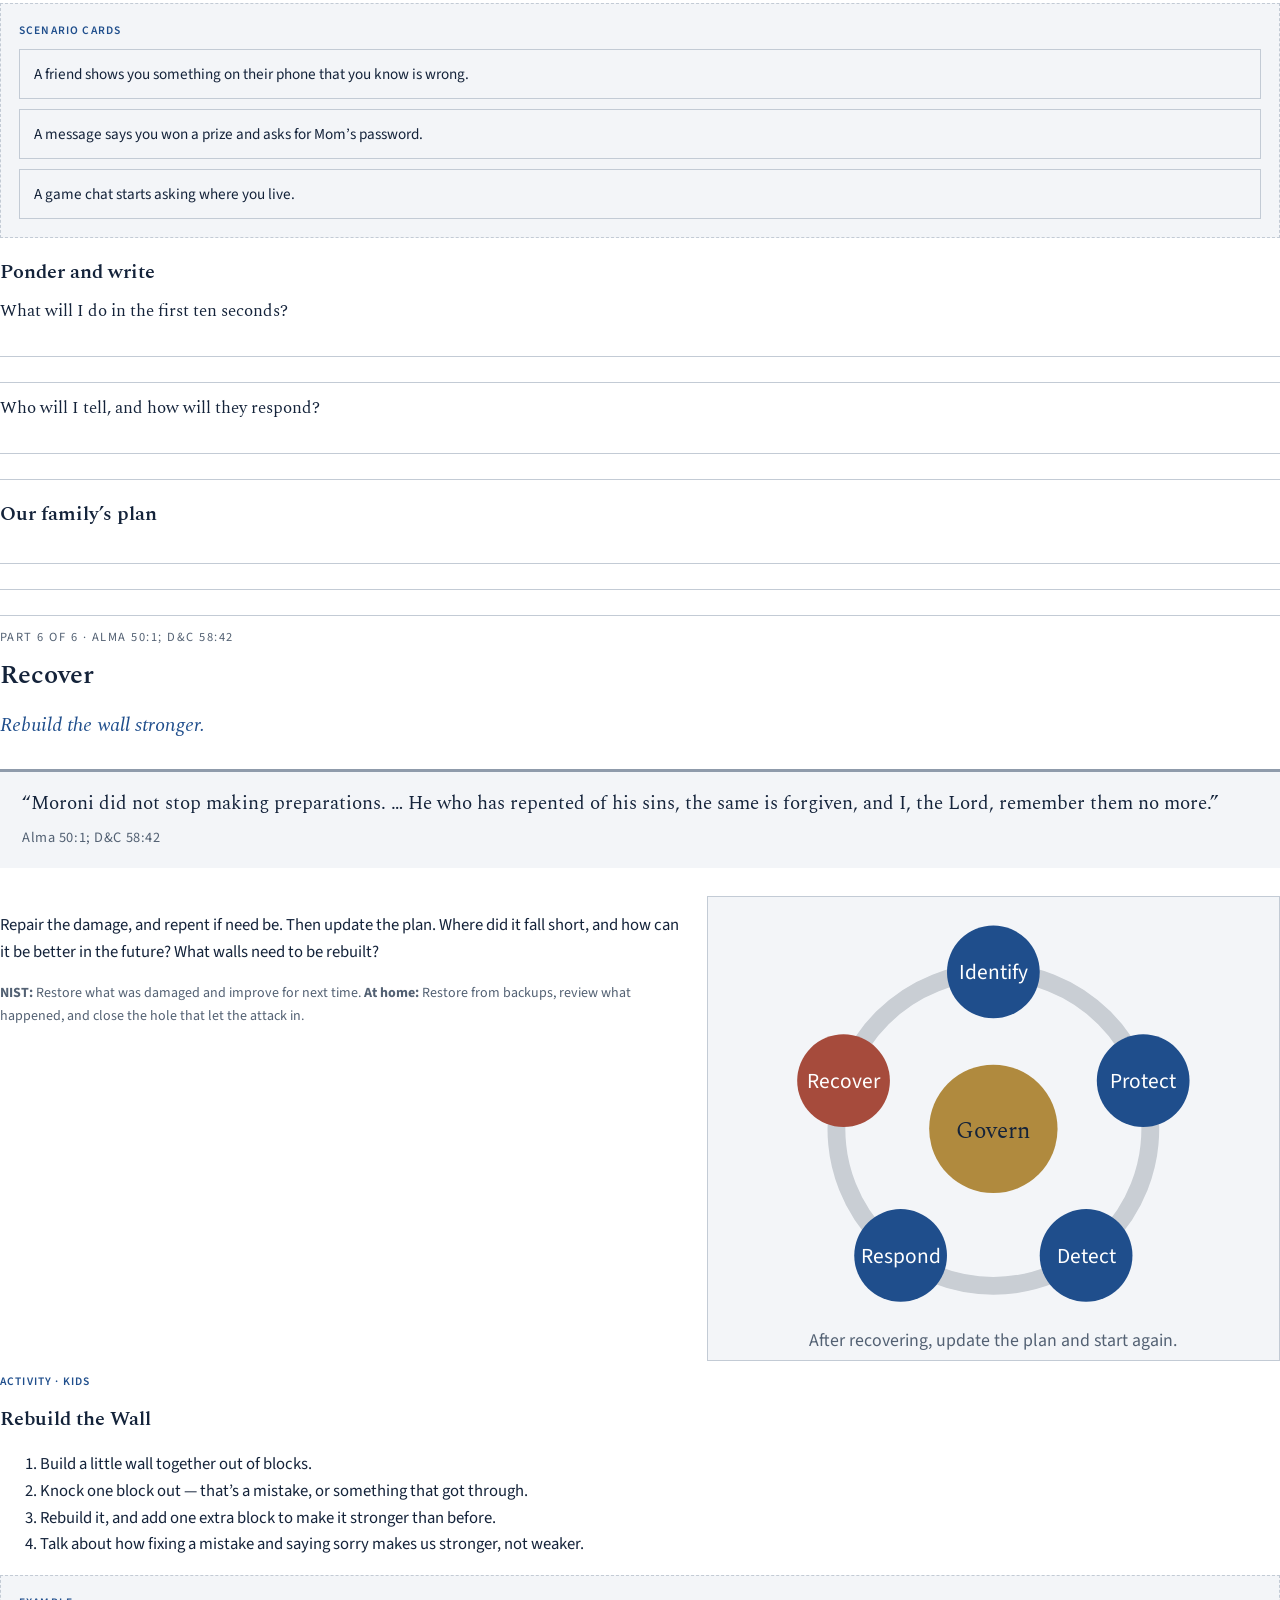
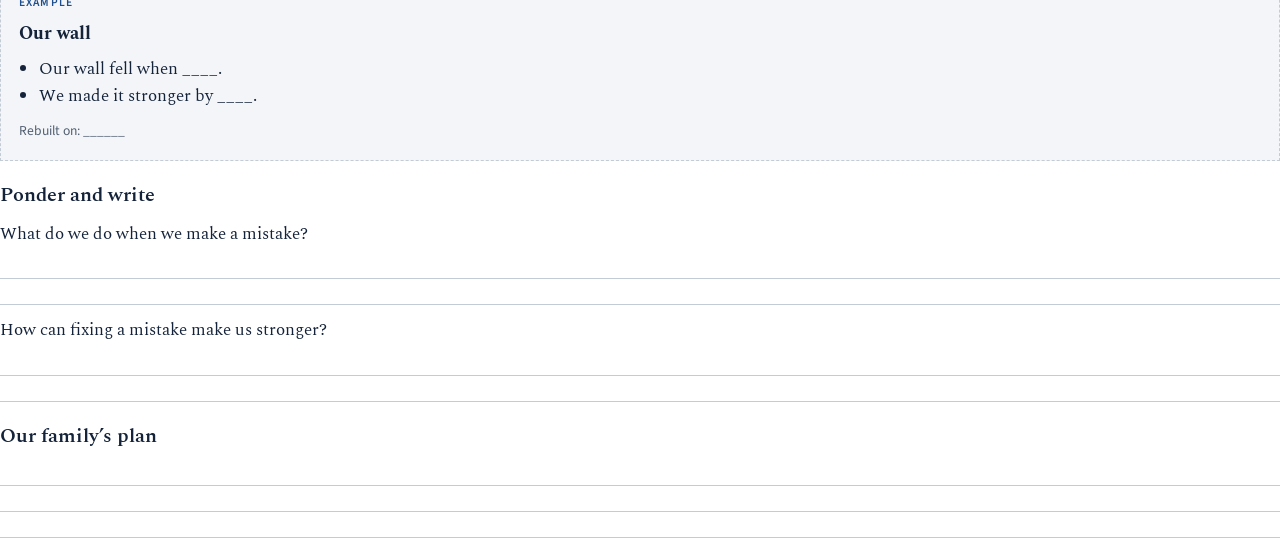
<file: workbook-kids.html>
<!DOCTYPE html><html lang="en"><head><meta charset="utf-8"><title>A Bastion of Faith — Family Workbook</title><link rel="preconnect" href="https://fonts.googleapis.com"><link rel="preconnect" href="https://fonts.gstatic.com" crossorigin><link rel="stylesheet" href="https://fonts.googleapis.com/css2?family=Source+Sans+3:wght@400;600&family=Spectral:ital,wght@0,400;0,600;1,400&display=swap"><style>:root {
  /* Layout: a study-manual column with scripture callouts and activity panels */
  --bg: #dfe4ea; --surface: #eef1f4; --ink: #14233a; --mute: #536173;
  --line: #c3cbd5; --accent: #1f4e8c; --accent-d: #163a69; --gold: #b08a3e; --silver: #8f9bab;
  --head: #1f3f6b; --onhead: #e9eef4; --onhead-mute: #b8c4d2;
  --danger: #a64b3c; --onacc: #ffffff;
  --sky: #cfe2f0; --grass: #b9d3a8; --leaf: #6f9a5a; --trunk: #7a5a3c; --red: #c0392b; --stone: #c9ced4; --white: #ffffff;
  --display: "Spectral", Georgia, "Times New Roman", serif;
  --body: "Source Sans 3", "Segoe UI", system-ui, sans-serif;
}
@media (prefers-color-scheme: dark) { :root:not([data-theme="light"]) {
  --bg: #121820; --surface: #1a222c; --ink: #e6ebf0; --mute: #a3adb8; --line: #2c3743;
  --accent: #7fa7d6; --accent-d: #5f8cc2; --gold: #d2ad5f; --silver: #b8c2cc; --head: #0c1624; --onhead: #e3e8ee; --onhead-mute: #9aa7b6; --danger: #d27a6a; --onacc: #0f1620;
  --sky: #2a3e52; --grass: #33482c; --leaf: #4f7a3e; --trunk: #6b4f35; --red: #d0503f; --stone: #4a5561; --white: #dfe5ea; color-scheme: dark; } }
:root[data-theme="dark"] {
  --bg: #121820; --surface: #1a222c; --ink: #e6ebf0; --mute: #a3adb8; --line: #2c3743;
  --accent: #7fa7d6; --accent-d: #5f8cc2; --gold: #d2ad5f; --silver: #b8c2cc; --head: #0c1624; --onhead: #e3e8ee; --onhead-mute: #9aa7b6; --danger: #d27a6a; --onacc: #0f1620;
  --sky: #2a3e52; --grass: #33482c; --leaf: #4f7a3e; --trunk: #6b4f35; --red: #d0503f; --stone: #4a5561; --white: #dfe5ea; color-scheme: dark; }

* { box-sizing: border-box; }
html { -webkit-text-size-adjust: 100%; }
body { margin: 0; background: var(--bg); color: var(--ink); font: 17px/1.6 var(--body); }
a { color: var(--accent); }
a:focus-visible, button:focus-visible { outline: 3px solid var(--accent); outline-offset: 2px; }
img, svg { max-width: 100%; display: block; }
.wrap { max-width: 1040px; margin: 0 auto; padding-left: max(16px, env(safe-area-inset-left, 0px)); padding-right: max(16px, env(safe-area-inset-right, 0px)); }

/* header */
.site-head { background: var(--head); border-bottom: 3px solid var(--silver); }
.site-head .wrap { display: flex; flex-wrap: wrap; align-items: center; justify-content: space-between; gap: 8px 24px; padding-block: 14px; }
.brand { font-family: var(--display); font-size: 1.2rem; font-weight: 600; color: var(--onhead); text-decoration: none; }
.brand span { color: var(--silver); }
.nav { display: flex; flex-wrap: wrap; gap: 4px 16px; font-size: .95rem; }
.nav a { text-decoration: none; color: var(--onhead-mute); padding: 4px 0; border-bottom: 2px solid transparent; }
.nav a:hover, .nav a[aria-current="page"] { color: var(--onhead); border-color: var(--silver); }

/* lesson heading, styled after a weekly study manual */
.lesson-head { padding-block: 40px 24px; }
.eyebrow { text-transform: uppercase; letter-spacing: .12em; font-size: .78rem; color: var(--mute); margin: 0 0 8px; }
h1 { font-family: var(--display); font-weight: 600; font-size: clamp(2rem, 5vw, 3.1rem); line-height: 1.12; margin: 0 0 10px; text-wrap: balance; }
.subtitle { font-family: var(--display); font-style: italic; font-size: 1.25rem; color: var(--accent); margin: 0; }
h2 { font-family: var(--display); font-weight: 600; font-size: 1.6rem; margin: 0 0 12px; text-wrap: balance; }
h3 { font-family: var(--display); font-weight: 600; font-size: 1.25rem; margin: 0 0 8px; }
h4 { font-family: var(--display); font-size: 1.1rem; margin: 0 0 8px; }

.lead-grid { display: grid; grid-template-columns: minmax(0, 1.25fr) minmax(0, 1fr); gap: 32px; align-items: start; }
.prose { min-width: 0; }
.prose p { margin: 0 0 14px; max-width: 65ch; }

/* Christ image slot */
.christ { margin: 0; background: var(--surface); border: 1px solid var(--line); }
.christ img { width: 100%; height: auto; max-height: 560px; object-fit: cover; object-position: center top; }
.christ figcaption { font-size: .85rem; color: var(--mute); padding: 10px 12px; display: grid; gap: 2px; }
.christ figcaption b { font-family: var(--display); font-size: 1rem; color: var(--ink); font-weight: 600; }
.christ .ph { display: none; aspect-ratio: 4 / 5; place-content: center; text-align: center; padding: 20px; background: repeating-linear-gradient(45deg, var(--bg), var(--bg) 10px, var(--surface) 10px, var(--surface) 20px); color: var(--mute); font-size: .9rem; }
.christ.missing img { display: none; }
.christ.missing .ph { display: grid; }
.ph b { color: var(--ink); font-family: var(--display); font-size: 1.05rem; }

/* scripture callout */
.scripture { margin: 28px 0; padding: 18px 22px; background: var(--surface); border-top: 3px solid var(--silver); }
.scripture blockquote { margin: 0; font-family: var(--display); font-size: 1.2rem; line-height: 1.5; }
.scripture cite { display: block; margin-top: 8px; font-style: normal; font-size: .9rem; color: var(--mute); letter-spacing: .04em; }

.section { padding-block: 28px; border-top: 1px solid var(--line); }
.two { display: grid; grid-template-columns: minmax(0, 1fr) minmax(0, 1fr); gap: 32px; align-items: start; }
.concept { margin: 0; }
.concept svg { width: 100%; height: auto; background: var(--surface); border: 1px solid var(--line); }
.concept figcaption { font-size: .9rem; color: var(--mute); margin-top: 8px; }
.nist-box { font-size: .95rem; background: var(--surface); border: 1px solid var(--line); padding: 14px 16px; }
.nist-box p { margin: 0 0 6px; }
.nist-box p:last-child { margin: 0; }
.label { text-transform: uppercase; letter-spacing: .1em; font-size: .72rem; color: var(--accent); font-weight: 600; }

/* activity */
.activity { background: var(--surface); border: 1px solid var(--line); padding: 24px; display: grid; grid-template-columns: minmax(0, 1fr) minmax(0, 1.1fr); gap: 28px; }
.activity ol { margin: 0; padding-left: 1.2em; display: grid; gap: 6px; }
.ex { min-width: 0; }
.ex-kicker { text-transform: uppercase; letter-spacing: .1em; font-size: .72rem; color: var(--accent); font-weight: 600; margin: 0 0 8px; }
.ex-banner, .ex-drill, .ex-review, .ex-cards { border: 1px dashed var(--line); padding: 18px; background: var(--bg); }
.ex-banner ul { margin: 0 0 10px; padding-left: 1.2em; font-family: var(--display); font-size: 1.05rem; }
.ex-sign, .ex-note { font-size: .85rem; color: var(--mute); margin: 0; }
.ex-drill ol { margin-bottom: 10px; }
.cards3 { display: grid; gap: 10px; }
.sc { background: var(--surface); border: 1px solid var(--line); padding: 12px 14px; font-size: .95rem; }
.rv { display: grid; gap: 2px; padding: 8px 0; border-top: 1px solid var(--line); font-size: .95rem; }
.rv b { font-size: .8rem; text-transform: uppercase; letter-spacing: .06em; color: var(--accent); }
.ex-svg svg { width: 100%; height: auto; border: 1px solid var(--line); }

/* spot the difference */
.ex-spot { grid-column: 1 / -1; }
.spot-pair { display: grid; grid-template-columns: minmax(0, 1fr) minmax(0, 1fr); gap: 16px; }
.spot-pair figure { margin: 0; }
.spot-pair svg { width: 100%; height: auto; border: 1px solid var(--line); }
.spot-pair figcaption { font-size: .85rem; color: var(--mute); margin-top: 4px; }
.spot-target svg { cursor: crosshair; }
.found-ring { fill: none; stroke: var(--danger); stroke-width: 3; }
.spot-bar { display: flex; flex-wrap: wrap; gap: 10px; align-items: center; margin-top: 12px; }
.spot-bar span { font-weight: 600; margin-right: auto; font-variant-numeric: tabular-nums; }
button { font: inherit; font-size: .9rem; padding: 7px 14px; border: 1px solid var(--accent); background: var(--surface); color: var(--accent); cursor: pointer; }
button:hover { background: var(--accent); color: var(--onacc); }
.spot-lesson { margin: 14px 0 0; padding: 12px 14px; background: var(--bg); border-left: 3px solid var(--silver); font-family: var(--display); font-size: 1.05rem; }

.questions ul { margin: 0; padding-left: 1.2em; display: grid; gap: 6px; font-family: var(--display); font-size: 1.1rem; }

/* pager */
.pager { display: flex; justify-content: space-between; gap: 12px; flex-wrap: wrap; padding-block: 28px 48px; }
.pager a { text-decoration: none; padding: 10px 16px; border: 1px solid var(--line); background: var(--surface); color: var(--ink); }
.pager a:hover { border-color: var(--accent); }

/* overview */
.hero-grid { display: grid; grid-template-columns: minmax(0, 1.4fr) minmax(0, 1fr); gap: 36px; align-items: start; }
.intro-quote { font-family: var(--display); font-size: 1.35rem; line-height: 1.45; margin: 20px 0 10px; }
.intro-quote + p { color: var(--mute); margin: 0 0 18px; }
.download { display: inline-block; margin-top: 8px; padding: 12px 18px; background: var(--accent); color: var(--onacc); text-decoration: none; font-weight: 600; }
.download:hover { background: var(--accent-d); }
.grid-cards { display: grid; grid-template-columns: repeat(3, minmax(0, 1fr)); gap: 18px; padding-block: 8px 48px; }
.tcard { display: grid; grid-template-rows: auto 1fr; background: var(--surface); border: 1px solid var(--line); color: var(--ink); text-decoration: none; transition: border-color .15s, transform .15s; }
.tcard:hover { border-color: var(--accent); transform: translateY(-2px); }
.tcard svg { width: 100%; height: auto; border-bottom: 1px solid var(--line); }
.tcard .tc-body { padding: 14px 16px 18px; display: grid; gap: 6px; align-content: start; }
.tcard .tc-tag { font-family: var(--display); font-style: italic; color: var(--accent); }
.tcard p { margin: 0; font-size: .95rem; color: var(--mute); }
.site-foot { border-top: 1px solid var(--line); font-size: .85rem; color: var(--mute); }
.site-foot .wrap { padding-block: 20px; }

/* svg paint classes */
.f-sky { fill: var(--sky); } .f-grass { fill: var(--grass); } .f-leaf { fill: var(--leaf); } .f-trunk { fill: var(--trunk); }
.f-red { fill: var(--red); } .f-stone { fill: var(--stone); } .f-white { fill: var(--white); } .f-paper { fill: var(--surface); }
.f-acc { fill: var(--accent); } .f-accd { fill: var(--accent-d); } .f-gold { fill: var(--gold); } .f-danger { fill: var(--danger); } .f-ink { fill: var(--ink); }
.st-ink { stroke: var(--ink); stroke-width: 1.2; } .st-wall { stroke: var(--ink); stroke-width: 6; }
.st-danger { stroke: var(--danger); stroke-width: 3; } .st-gold { stroke: var(--gold); stroke-width: 3; } .st-stone { stroke: var(--stone); }
.t-ink { fill: var(--ink); } .t-mute { fill: var(--mute); } .t-gold { fill: var(--gold); } .t-danger { fill: var(--danger); } .t-onacc { fill: var(--onacc); }
.t-serif { font-family: var(--display); }
svg text { font-family: var(--body); }

@media (max-width: 760px) {
  .lead-grid, .two, .activity, .hero-grid { grid-template-columns: minmax(0, 1fr); }
  .grid-cards { grid-template-columns: minmax(0, 1fr); }
  .christ { max-width: 360px; }
}
@media (min-width: 761px) and (max-width: 960px) { .grid-cards { grid-template-columns: repeat(2, minmax(0, 1fr)); } }
@media (prefers-reduced-motion: reduce) { * { transition: none !important; } }

@page { size: letter; margin: 0.6in; }
body { background: #fff; font-size: 12.5pt; }
:root { --surface: #f3f5f8; --bg: #f3f5f8; }
.wb-page { break-after: page; }
.wb-page:last-child { break-after: auto; }
.cover { min-height: 9.4in; display: grid; align-content: center; gap: 14px; text-align: left; break-after: page; }
.cover h1 { font-size: 40pt; }
.cover svg { max-width: 4.2in; }
.wb-two { display: grid; grid-template-columns: 1.2fr 1fr; gap: 20px; align-items: start; }
.wb-two svg { width: 100%; height: auto; border: 1px solid var(--line); }
.small { font-size: 10.5pt; color: var(--mute); }
.lines { display: grid; gap: 0; margin: 6px 0 12px; }
.lines span { display: block; height: 26px; border-bottom: 1px solid var(--line); }
.q p { margin: 10px 0 0; font-family: var(--display); }
.mt { margin-top: 18px; }
.ex { margin-top: 12px; }
.spot-pair svg { border: 1px solid var(--line); }
.ex-svg svg { max-width: 3in; }
</style></head><body>
<section class="cover">
<p class="eyebrow">Family Workbook · Kids Edition · Alma 46–50</p>
<h1>A Bastion of Faith</h1>
<p class="subtitle">Guarding the home with Captain Moroni and the NIST Cybersecurity Framework</p>
<svg viewBox="0 0 320 260" role="img" aria-label="The NIST framework as a cycle with Govern at the center">
<rect class="f-paper" width="320" height="260"/>
<circle class="st-stone" fill="none" stroke-width="10" cx="160" cy="130" r="88"/>
<circle class="f-gold" cx="160" cy="130" r="36"/>
<text class="t-ink t-serif" x="160" y="135" text-anchor="middle" font-size="13">Govern</text>
<g font-size="12" text-anchor="middle">
<circle class="f-acc" cx="160" cy="42" r="26"/><text class="t-onacc" x="160" y="46">Identify</text>
<circle class="f-acc" cx="244" cy="103" r="26"/><text class="t-onacc" x="244" y="107">Protect</text>
<circle class="f-acc" cx="212" cy="201" r="26"/><text class="t-onacc" x="212" y="205">Detect</text>
<circle class="f-acc" cx="108" cy="201" r="26"/><text class="t-onacc" x="108" y="205">Respond</text>
<circle class="f-danger" cx="76" cy="103" r="26"/><text class="t-onacc" x="76" y="107">Recover</text>
</g>
<text class="t-mute" x="160" y="252" text-anchor="middle" font-size="10">After recovering, update the plan and start again.</text>
</svg>
<p class="intro-quote">“I teach them correct principles, and they govern themselves.” — Joseph Smith</p>
<p>Work through one part each week. Read the scripture, do the activity together, and write your answers. This is the Kids edition: one activity per part, chosen for young children.</p>
<p class="small">Family name: ______________________ &nbsp;&nbsp; Started on: ____________</p>
</section>
<section class="wb-page">
<p class="eyebrow">Part 1 of 6 · Alma 46:12</p>
<h2>Govern</h2><p class="subtitle">Teach correct principles first.</p>
<div class="scripture"><blockquote>“And he wrote upon it—In memory of our God, our religion, and freedom, and our peace, our wives, and our children.”</blockquote><cite>Alma 46:12</cite></div>
<div class="wb-two"><div><p>Joseph Smith was once asked how he was able to govern so many people without it all falling into chaos. He answered, “I teach them correct principles, and they govern themselves.”</p><p class="small"><b>NIST:</b> Set the direction: the values, roles, and policies everything else follows. <b>At home:</b> Write down family rules for devices, decide who owns which settings, and agree on what happens when a rule is broken.</p></div><figure class="concept"><svg viewBox="0 0 320 220" role="img" aria-label="The title of liberty raised on a pole">
<rect class="f-sky" width="320" height="220"/>
<rect class="f-grass" y="190" width="320" height="30"/>
<rect class="f-trunk" x="70" y="20" width="6" height="175"/>
<circle class="f-gold" cx="73" cy="18" r="6"/>
<path class="f-paper st-ink" d="M76 32 C140 22 190 48 260 34 L262 118 C195 132 140 106 76 118 Z"/>
<text class="t-ink t-serif" x="168" y="62" text-anchor="middle" font-size="11">IN MEMORY OF</text>
<text class="t-ink t-serif" x="168" y="78" text-anchor="middle" font-size="11">OUR GOD, OUR RELIGION,</text>
<text class="t-ink t-serif" x="168" y="94" text-anchor="middle" font-size="11">AND FREEDOM, AND OUR PEACE,</text>
<text class="t-ink t-serif" x="168" y="110" text-anchor="middle" font-size="9">OUR WIVES, AND OUR CHILDREN</text>
<text class="t-mute" x="160" y="210" text-anchor="middle" font-size="10">Alma 46:12</text>
</svg></figure></div>
</section>
<section class="wb-page"><p class="label">Activity &#183; Kids</p><h3>Raise the Banner</h3><ol><li>Give each child paper and crayons or markers.</li><li>Draw our family&#8217;s flag: pictures of what we love and protect &#8212; our family, Jesus, our home.</li><li>Add one thing we will always do, and one thing we will never do.</li><li>Hang the flags where screens are used, so the &#8220;why&#8221; sits next to the devices.</li></ol><div class="ex ex-banner"><p class="ex-kicker">Example</p><h4>On our family flag</h4><ul><li>A picture of our family</li><li>A temple or a shield</li><li>&#8220;We always tell the truth&#8221;</li></ul><p class="ex-sign">Drawn by: ______</p></div><h3 class="mt">Ponder and write</h3><div class="q"><p>What is the most important thing our family protects?</p><div class="lines"><span></span><span></span></div></div><div class="q"><p>What is one good rule we can all follow?</p><div class="lines"><span></span><span></span></div></div><h3 class="mt">Our family&#8217;s plan</h3><div class="lines"><span></span><span></span><span></span></div></section>
<section class="wb-page">
<p class="eyebrow">Part 2 of 6 · Alma 48:9</p>
<h2>Identify</h2><p class="subtitle">Find the weak places.</p>
<div class="scripture"><blockquote>“And in their weakest fortifications he did place the greater number of men.”</blockquote><cite>Alma 48:9</cite></div>
<div class="wb-two"><div><p>Where is your home weak? Picture a fortress with only three walls. Where would you place most of your defenses? You would probably put most of your troops along the side with no wall. Would you put all of them there, though? No. You would keep some on the walls, because without them people would climb over and still get in.</p><p class="small"><b>NIST:</b> Know what is worth protecting and how it could be attacked. <b>At home:</b> Make a list of every device on your network, every account your kids use, and which ones have the least protection.</p></div><figure class="concept"><svg viewBox="0 0 320 240" role="img" aria-label="A fortress seen from above with one wall missing and a tunnel under another">
<rect class="f-grass" width="320" height="240"/>
<rect class="f-stone" x="70" y="40" width="180" height="160"/>
<g class="st-wall" fill="none"><path d="M250 40 L70 40 L70 200 L250 200"/></g>
<line class="st-danger" x1="250" y1="40" x2="250" y2="200" stroke-dasharray="6 6"/>
<text class="t-danger" x="258" y="124" font-size="11">no wall</text>
<g class="f-acc"><circle cx="238" cy="70" r="5"/><circle cx="238" cy="90" r="5"/><circle cx="238" cy="110" r="5"/><circle cx="238" cy="130" r="5"/><circle cx="238" cy="150" r="5"/><circle cx="238" cy="170" r="5"/><circle cx="222" cy="100" r="5"/><circle cx="222" cy="140" r="5"/>
<circle cx="110" cy="52" r="5"/><circle cx="82" cy="120" r="5"/><circle cx="160" cy="188" r="5"/></g>
<path class="st-gold" fill="none" stroke-dasharray="4 4" d="M120 235 C120 215 130 205 140 190 C150 170 150 160 150 150"/>
<text class="t-gold" x="128" y="230" font-size="10" text-anchor="end">catacombs</text>
<text class="t-ink" x="160" y="24" text-anchor="middle" font-size="12">Most troops at the gap, some on every wall</text>
</svg></figure></div>
</section>
<section class="wb-page"><p class="label">Activity &#183; Kids</p><h3>Treasure &amp; Doors</h3><ol><li>Walk slowly through the house together.</li><li>Point to our &#8220;treasures&#8221; &#8212; the people and things we most want to keep safe.</li><li>Point to the &#8220;doors&#8221; the world comes through &#8212; the TV, the tablet, games, the front door.</li><li>Put a sticker on the door that would be easiest for something bad to sneak through.</li></ol><div class="ex ex-banner"><p class="ex-kicker">Example</p><h4>In our home</h4><ul><li>Treasures: our family, our photos, our good feelings</li><li>Doors: tablet, TV, games, the front door</li></ul><p class="ex-sign">Weakest door today: ______</p></div><h3 class="mt">Ponder and write</h3><div class="q"><p>What treasure do we most want to keep safe?</p><div class="lines"><span></span><span></span></div></div><div class="q"><p>Which door needs the most watching?</p><div class="lines"><span></span><span></span></div></div><h3 class="mt">Our family&#8217;s plan</h3><div class="lines"><span></span><span></span><span></span></div></section>
<section class="wb-page">
<p class="eyebrow">Part 3 of 6 · Alma 48:7</p>
<h2>Protect</h2><p class="subtitle">Prepare the minds of the people.</p>
<div class="scripture"><blockquote>“Moroni, on the other hand, had been preparing the minds of the people to be faithful unto the Lord their God.”</blockquote><cite>Alma 48:7</cite></div>
<div class="wb-two"><div><p>This is where you patch the holes and make plans for when the fortifications fall. A plan should not be made during an attack. When the attack comes, your children should already know the plan and follow it. This is when you set it up.</p><p class="small"><b>NIST:</b> Put safeguards in place before an attack comes. <b>At home:</b> Turn on content filtering, keep devices updated, use strong passwords and two-factor sign-in, and keep devices out of bedrooms at night.</p></div><figure class="concept"><svg viewBox="0 0 320 240" role="img" aria-label="Three rings of protection around the home with correct principles at the center">
<rect class="f-paper" width="320" height="240"/>
<circle class="f-stone" cx="160" cy="120" r="108"/>
<circle class="f-sky" cx="160" cy="120" r="76"/>
<circle class="f-gold" cx="160" cy="120" r="44"/>
<text class="t-ink" x="160" y="30" text-anchor="middle" font-size="11">Filters &amp; device settings</text>
<text class="t-ink" x="160" y="62" text-anchor="middle" font-size="11">Family rules &amp; plans</text>
<text class="t-ink t-serif" x="160" y="116" text-anchor="middle" font-size="12">Correct</text>
<text class="t-ink t-serif" x="160" y="132" text-anchor="middle" font-size="12">principles</text>
<text class="t-mute" x="160" y="226" text-anchor="middle" font-size="10">Outer walls can fall. The center has to hold.</text>
</svg></figure></div>
</section>
<section class="wb-page">
<p class="label">Activity &#183; Kids</p><h3>Mind Fire Drill</h3><ol><li>Explain that a fire drill works because you practice before there is a fire.</li><li>Act out a few scenarios: a pop-up, a link from a friend, a video that turns bad.</li><li>Each time, practice the same three steps: close it, walk away, tell a parent.</li><li>Run the drill again in a month, just like a real fire drill.</li></ol>
<div class="ex ex-drill"><p class="ex-kicker">Drill card</p><h4>A video turns bad</h4>
<ol><li><b>Close it.</b> Hit the home button or close the lid.</li><li><b>Walk away.</b> Leave the room.</li><li><b>Tell a parent.</b> Right away, every time.</li></ol>
<p class="ex-note">Practiced on: ________</p></div>
<h3 class="mt">Ponder and write</h3><div class='q'><p>What is our family’s plan when something bad shows up on a screen?</p><div class="lines"><span></span><span></span></div></div><div class='q'><p>Has everyone in the family practiced it out loud?</p><div class="lines"><span></span><span></span></div></div>
<h3 class="mt">Our family’s plan</h3><div class="lines"><span></span><span></span><span></span></div>
</section>
<section class="wb-page">
<p class="eyebrow">Part 4 of 6 · Alma 50:4</p>
<h2>Detect</h2><p class="subtitle">Know what ordinary looks like.</p>
<div class="scripture"><blockquote>“He caused towers to be erected that overlooked those works of pickets.”</blockquote><cite>Alma 50:4</cite></div>
<div class="wb-two"><div><p>To detect something out of the ordinary, you must first know what ordinary is. Part of this is knowing what the companionship of the Spirit feels like, and what it feels like when the Spirit leaves. You also need a routine, and to know how you normally act, so you can tell when something is different. It is the difference between normal activity and odd behavior.</p><p class="small"><b>NIST:</b> Notice when something is wrong, as early as possible. <b>At home:</b> Watch for odd network activity: new devices, logins at strange hours, or traffic to sites your family doesn’t use.</p></div><figure class="concept"><svg viewBox="0 0 320 240" role="img" aria-label="A watchtower overlooking a wall, spotting danger approaching">
<rect class="f-sky" width="320" height="240"/>
<rect class="f-grass" y="190" width="320" height="50"/>
<polygon class="f-gold" fill-opacity=".28" points="96,70 320,120 320,200"/>
<rect class="f-stone st-wall" x="20" y="150" width="240" height="40"/>
<rect class="f-stone st-wall" x="78" y="70" width="36" height="80"/>
<polygon class="f-acc" points="70,72 96,48 122,72"/>
<circle class="f-ink" cx="96" cy="82" r="5"/>
<g class="f-danger"><circle cx="290" cy="176" r="7"/><rect x="285" y="182" width="10" height="10"/></g>
<text class="t-ink" x="200" y="230" text-anchor="middle" font-size="11">Alma 50:4 — towers to see danger early</text>
</svg></figure></div>
</section>
<section class="wb-page">
<p class="label">Activity &#183; Kids</p><h3>Spot the Difference</h3><ol><li>Show two nearly identical pictures and have the family find what changed.</li><li>Ask, “How did you know?” You could only spot it because you knew the original.</li><li>Talk about what it feels like when the Spirit is with you, and when it leaves.</li><li>Ask: what in our home has slowly become “normal” that shouldn’t be?</li></ol>
<div class="ex ex-spot"><p class="ex-kicker">Circle 5 differences</p><div class="spot-pair">
<figure><svg viewBox="0 0 300 200" role="img" aria-label="Original picture"><rect class="f-sky" width="300" height="200"/><rect class="f-grass" y="160" width="300" height="40"/><circle class="f-gold" cx="40" cy="35" r="16"/><rect class="f-stone st-ink" x="175" y="62" width="12" height="25"/><rect class="f-white st-ink" x="100" y="100" width="100" height="60"/><polygon class="f-acc" points="92,100 150,60 208,100"/><rect class="f-accd" x="140" y="125" width="20" height="35"/><circle class="f-gold" cx="155" cy="143" r="2.5"/><rect class="f-sky st-ink" x="110" y="112" width="20" height="18"/><rect class="f-sky st-ink" x="170" y="112" width="20" height="18"/><rect class="f-trunk" x="240" y="120" width="10" height="40"/><circle class="f-leaf" cx="245" cy="105" r="25"/><g class="f-red"><circle cx="235" cy="100" r="3.5"/><circle cx="255" cy="98" r="3.5"/><circle cx="248" cy="115" r="3.5"/></g><rect class="f-white st-ink" x="12" y="140" width="5" height="20"/><rect class="f-white st-ink" x="24" y="140" width="5" height="20"/><rect class="f-white st-ink" x="36" y="140" width="5" height="20"/><rect class="f-white st-ink" x="48" y="140" width="5" height="20"/><rect class="f-white st-ink" x="60" y="140" width="5" height="20"/><rect class="f-white st-ink" x="72" y="140" width="5" height="20"/><rect class="f-white st-ink" x="84" y="140" width="5" height="20"/><rect class="f-white st-ink" x="10" y="146" width="80" height="4"/></svg><figcaption>Original</figcaption></figure><figure><svg viewBox="0 0 300 200" role="img" aria-label="Changed picture"><rect class="f-sky" width="300" height="200"/><rect class="f-grass" y="160" width="300" height="40"/><circle class="f-gold" cx="40" cy="35" r="16"/><g class="f-white"><ellipse cx="80" cy="42" rx="18" ry="9"/><ellipse cx="92" cy="36" rx="12" ry="9"/></g><rect class="f-stone st-ink" x="175" y="62" width="12" height="25"/><g class="f-white"><circle cx="181" cy="52" r="5"/><circle cx="186" cy="42" r="6"/><circle cx="192" cy="31" r="7"/></g><rect class="f-white st-ink" x="100" y="100" width="100" height="60"/><polygon class="f-acc" points="92,100 150,60 208,100"/><rect class="f-accd" x="140" y="125" width="20" height="35"/><rect class="f-gold st-ink" x="110" y="112" width="20" height="18"/><rect class="f-sky st-ink" x="170" y="112" width="20" height="18"/><rect class="f-trunk" x="240" y="120" width="10" height="40"/><circle class="f-leaf" cx="245" cy="105" r="25"/><g class="f-red"><circle cx="235" cy="100" r="3.5"/><circle cx="255" cy="98" r="3.5"/></g><rect class="f-white st-ink" x="12" y="140" width="5" height="20"/><rect class="f-white st-ink" x="24" y="140" width="5" height="20"/><rect class="f-white st-ink" x="36" y="140" width="5" height="20"/><rect class="f-white st-ink" x="48" y="140" width="5" height="20"/><rect class="f-white st-ink" x="60" y="140" width="5" height="20"/><rect class="f-white st-ink" x="72" y="140" width="5" height="20"/><rect class="f-white st-ink" x="84" y="140" width="5" height="20"/><rect class="f-white st-ink" x="10" y="146" width="80" height="4"/></svg><figcaption>Changed</figcaption></figure></div></div>
<h3 class="mt">Ponder and write</h3><div class='q'><p>What does it feel like when the Spirit is with me?</p><div class="lines"><span></span><span></span></div></div><div class='q'><p>What has slowly become normal in my life that shouldn’t be?</p><div class="lines"><span></span><span></span></div></div>
<h3 class="mt">Our family’s plan</h3><div class="lines"><span></span><span></span><span></span></div>
</section>
<section class="wb-page">
<p class="eyebrow">Part 5 of 6 · Genesis 39:12</p>
<h2>Respond</h2><p class="subtitle">Leave your garment and flee.</p>
<div class="scripture"><blockquote>“And he left his garment in her hand, and fled, and got him out.”</blockquote><cite>Genesis 39:12</cite></div>
<div class="wb-two"><div><p>An action plan was set earlier. Now that the attack has been detected, this is where you act. You remove the influences that need to go, and you remove yourself from the threat.</p><p class="small"><b>NIST:</b> Act on a detected attack to contain it. <b>At home:</b> Disconnect a compromised device, change passwords, block the source, and report scams.</p></div><figure class="concept"><svg viewBox="0 0 320 200" role="img" aria-label="Response steps: close it, walk away, tell a parent">
<rect class="f-paper" width="320" height="200"/>
<g font-size="12" class="t-ink" text-anchor="middle">
<rect class="f-danger" x="10" y="20" width="300" height="34" rx="6"/><text x="160" y="42" class="t-onacc">Something bad shows up</text>
<rect class="f-acc" x="10" y="78" width="92" height="40" rx="6"/><text x="56" y="102" class="t-onacc">Close it</text>
<rect class="f-acc" x="114" y="78" width="92" height="40" rx="6"/><text x="160" y="102" class="t-onacc">Walk away</text>
<rect class="f-acc" x="218" y="78" width="92" height="40" rx="6"/><text x="264" y="102" class="t-onacc">Tell a parent</text>
<path class="st-ink" fill="none" d="M160 54 L160 74 M102 98 L112 98 M206 98 L216 98"/>
<text x="160" y="160" class="t-ink t-serif" font-size="13">"He left his garment in her hand, and fled."</text>
<text x="160" y="180" class="t-mute" font-size="10">Genesis 39:12</text>
</g>
</svg></figure></div>
</section>
<section class="wb-page">
<p class="label">Activity &#183; Kids</p><h3>Joseph’s Run</h3><ol><li>Read Genesis 39:12 and talk about how fast Joseph left.</li><li>Make scenario cards, like “A friend shows you something on their phone.”</li><li>Take turns drawing a card and acting out how to flee.</li><li>Make the family rule clear: telling a parent is always rewarded, never punished.</li></ol>
<div class="ex ex-cards"><p class="ex-kicker">Scenario cards</p><div class="cards3">
<div class="sc">A friend shows you something on their phone that you know is wrong.</div>
<div class="sc">A message says you won a prize and asks for Mom’s password.</div>
<div class="sc">A game chat starts asking where you live.</div></div></div>
<h3 class="mt">Ponder and write</h3><div class='q'><p>What will I do in the first ten seconds?</p><div class="lines"><span></span><span></span></div></div><div class='q'><p>Who will I tell, and how will they respond?</p><div class="lines"><span></span><span></span></div></div>
<h3 class="mt">Our family’s plan</h3><div class="lines"><span></span><span></span><span></span></div>
</section>
<section class="wb-page">
<p class="eyebrow">Part 6 of 6 · Alma 50:1; D&C 58:42</p>
<h2>Recover</h2><p class="subtitle">Rebuild the wall stronger.</p>
<div class="scripture"><blockquote>“Moroni did not stop making preparations. … He who has repented of his sins, the same is forgiven, and I, the Lord, remember them no more.”</blockquote><cite>Alma 50:1; D&C 58:42</cite></div>
<div class="wb-two"><div><p>Repair the damage, and repent if need be. Then update the plan. Where did it fall short, and how can it be better in the future? What walls need to be rebuilt?</p><p class="small"><b>NIST:</b> Restore what was damaged and improve for next time. <b>At home:</b> Restore from backups, review what happened, and close the hole that let the attack in.</p></div><figure class="concept"><svg viewBox="0 0 320 260" role="img" aria-label="The NIST framework as a cycle with Govern at the center">
<rect class="f-paper" width="320" height="260"/>
<circle class="st-stone" fill="none" stroke-width="10" cx="160" cy="130" r="88"/>
<circle class="f-gold" cx="160" cy="130" r="36"/>
<text class="t-ink t-serif" x="160" y="135" text-anchor="middle" font-size="13">Govern</text>
<g font-size="12" text-anchor="middle">
<circle class="f-acc" cx="160" cy="42" r="26"/><text class="t-onacc" x="160" y="46">Identify</text>
<circle class="f-acc" cx="244" cy="103" r="26"/><text class="t-onacc" x="244" y="107">Protect</text>
<circle class="f-acc" cx="212" cy="201" r="26"/><text class="t-onacc" x="212" y="205">Detect</text>
<circle class="f-acc" cx="108" cy="201" r="26"/><text class="t-onacc" x="108" y="205">Respond</text>
<circle class="f-danger" cx="76" cy="103" r="26"/><text class="t-onacc" x="76" y="107">Recover</text>
</g>
<text class="t-mute" x="160" y="252" text-anchor="middle" font-size="10">After recovering, update the plan and start again.</text>
</svg></figure></div>
</section>
<section class="wb-page"><p class="label">Activity &#183; Kids</p><h3>Rebuild the Wall</h3><ol><li>Build a little wall together out of blocks.</li><li>Knock one block out &#8212; that&#8217;s a mistake, or something that got through.</li><li>Rebuild it, and add one extra block to make it stronger than before.</li><li>Talk about how fixing a mistake and saying sorry makes us stronger, not weaker.</li></ol><div class="ex ex-banner"><p class="ex-kicker">Example</p><h4>Our wall</h4><ul><li>Our wall fell when ____.</li><li>We made it stronger by ____.</li></ul><p class="ex-sign">Rebuilt on: ______</p></div><h3 class="mt">Ponder and write</h3><div class="q"><p>What do we do when we make a mistake?</p><div class="lines"><span></span><span></span></div></div><div class="q"><p>How can fixing a mistake make us stronger?</p><div class="lines"><span></span><span></span></div></div><h3 class="mt">Our family&#8217;s plan</h3><div class="lines"><span></span><span></span><span></span></div></section>
</body></html>
</file>
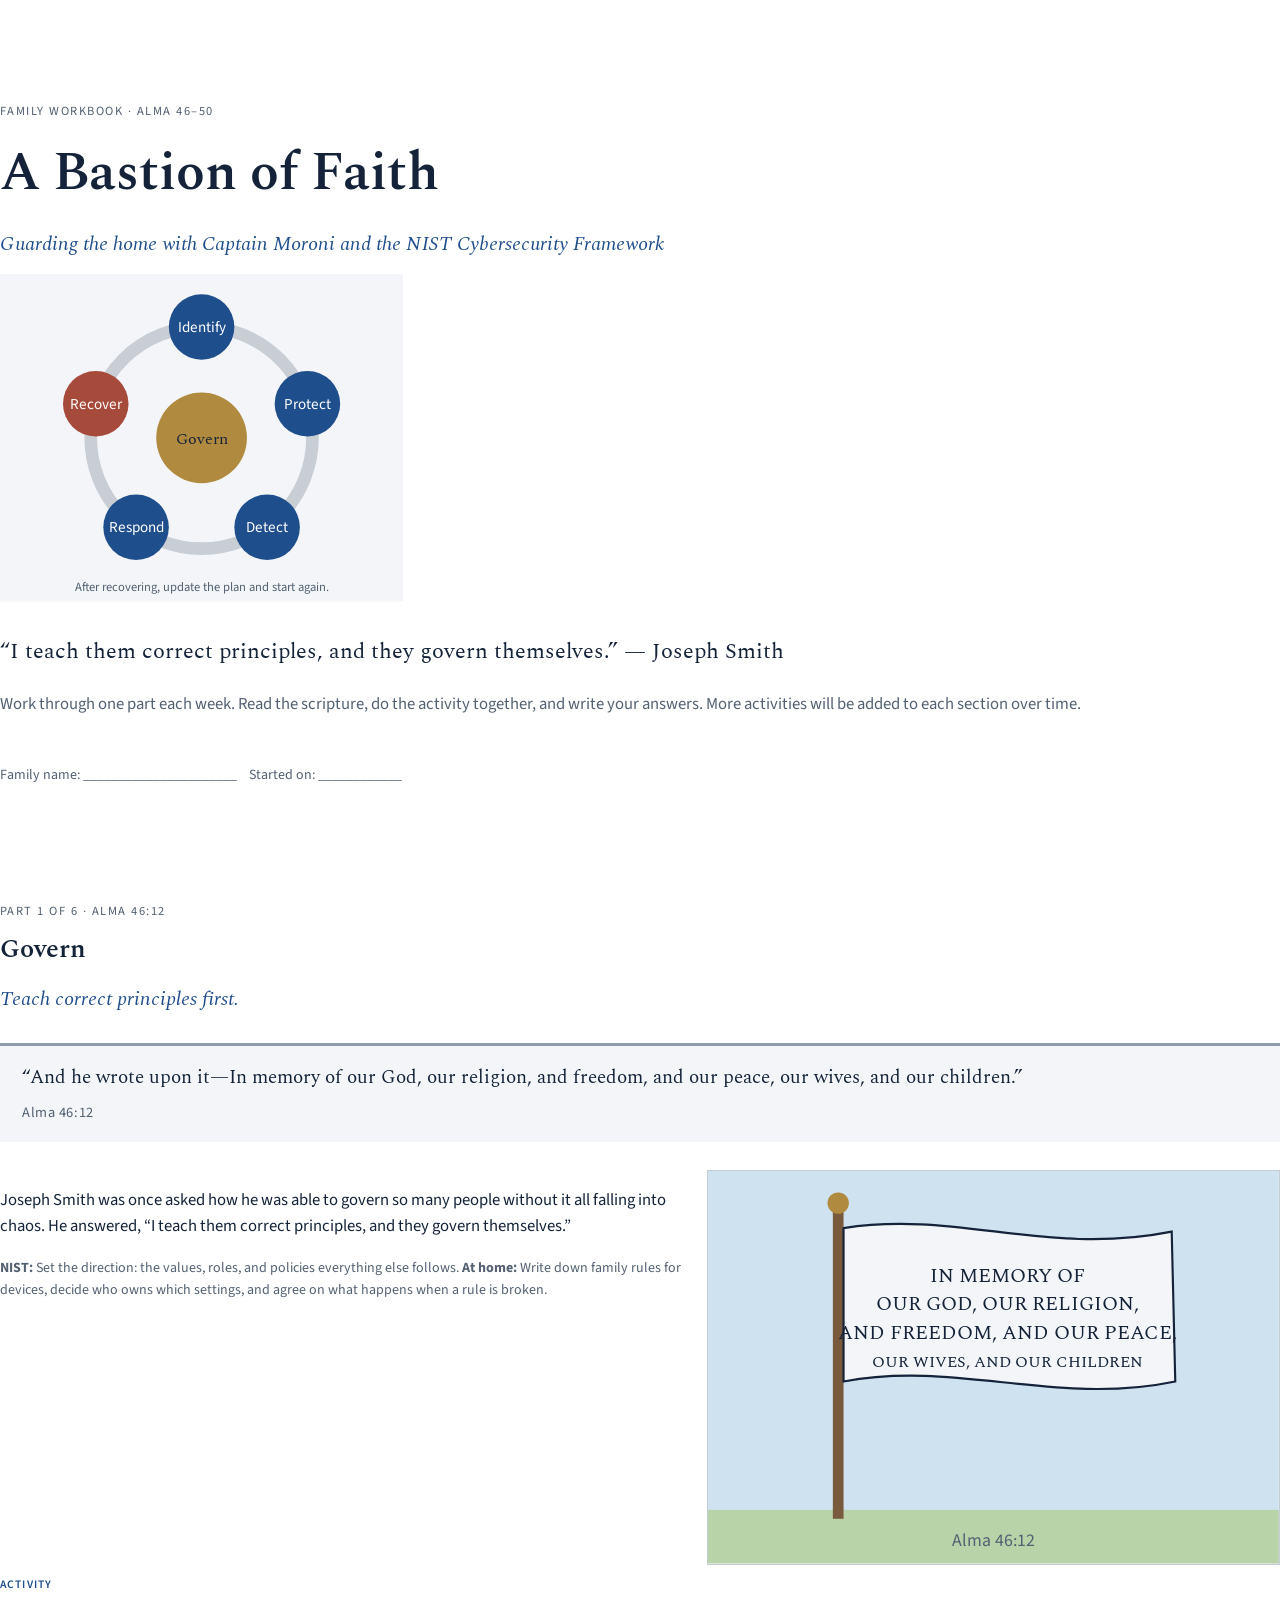
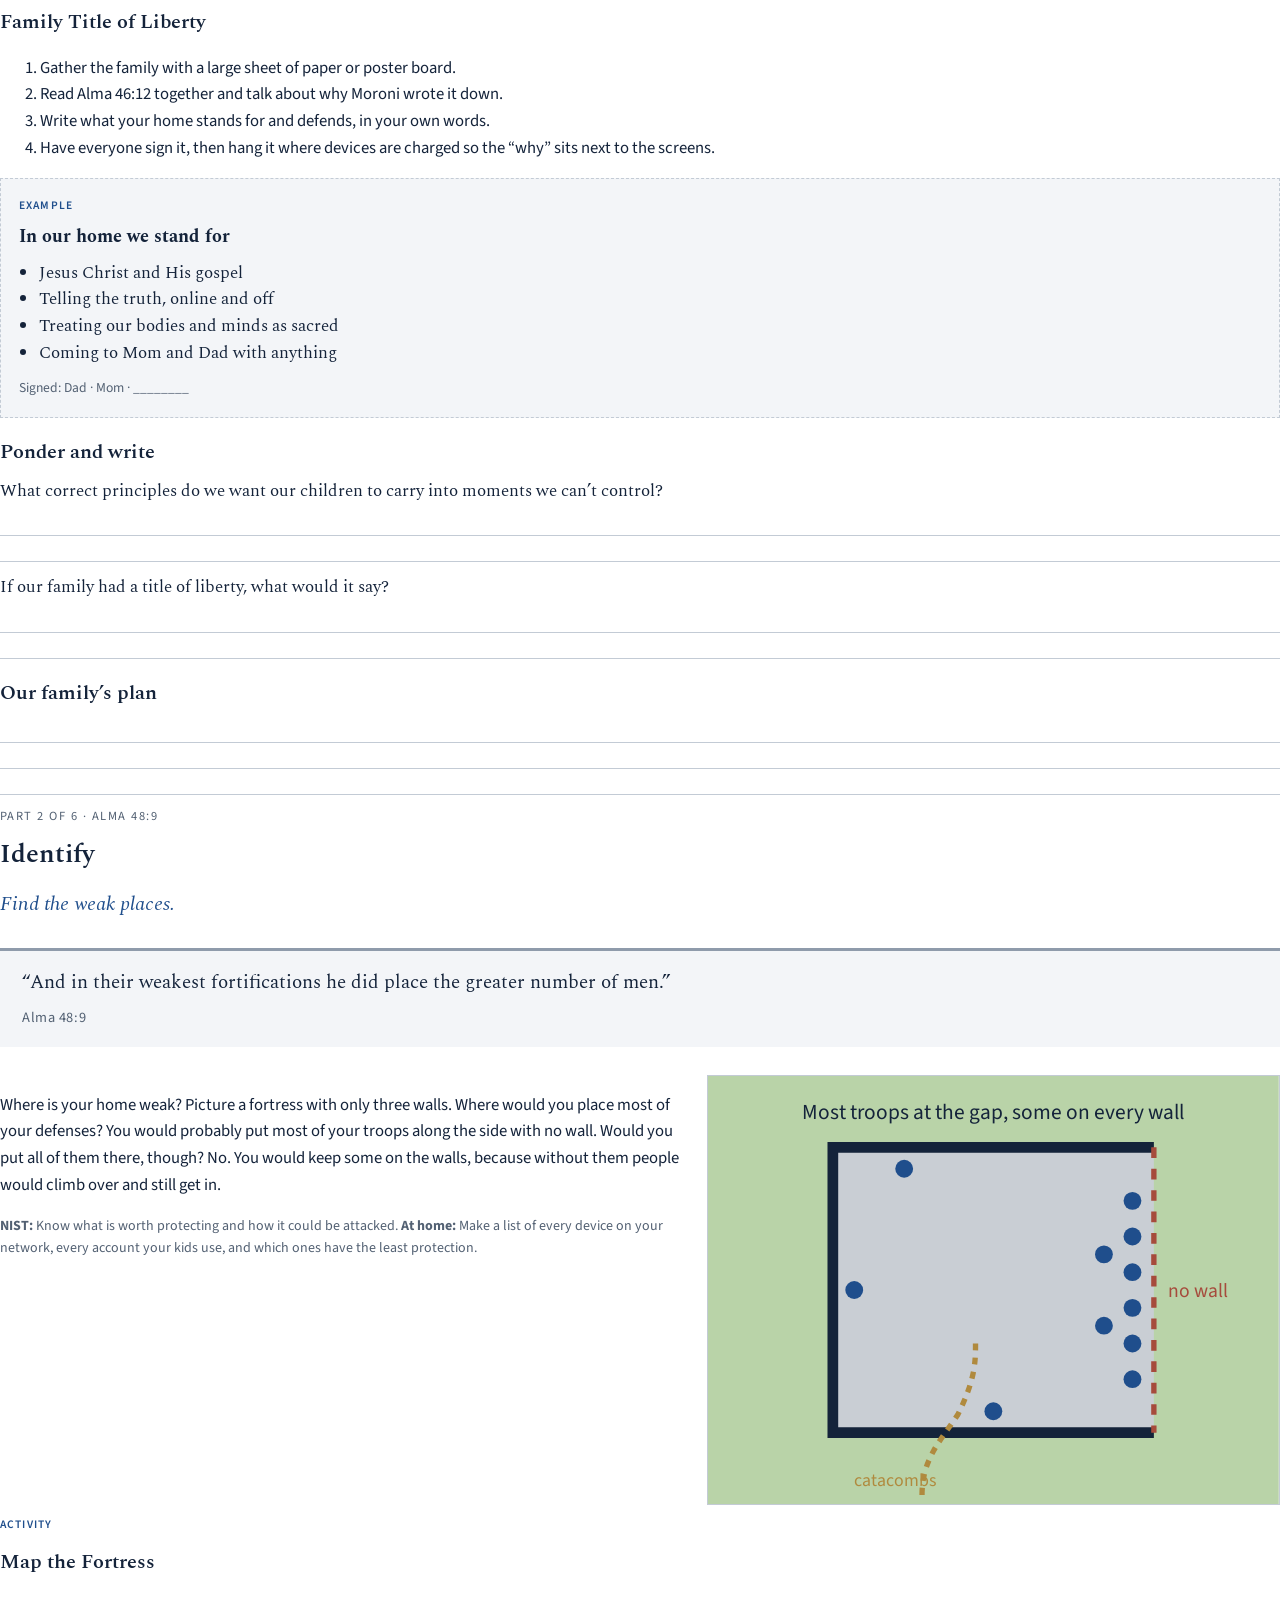
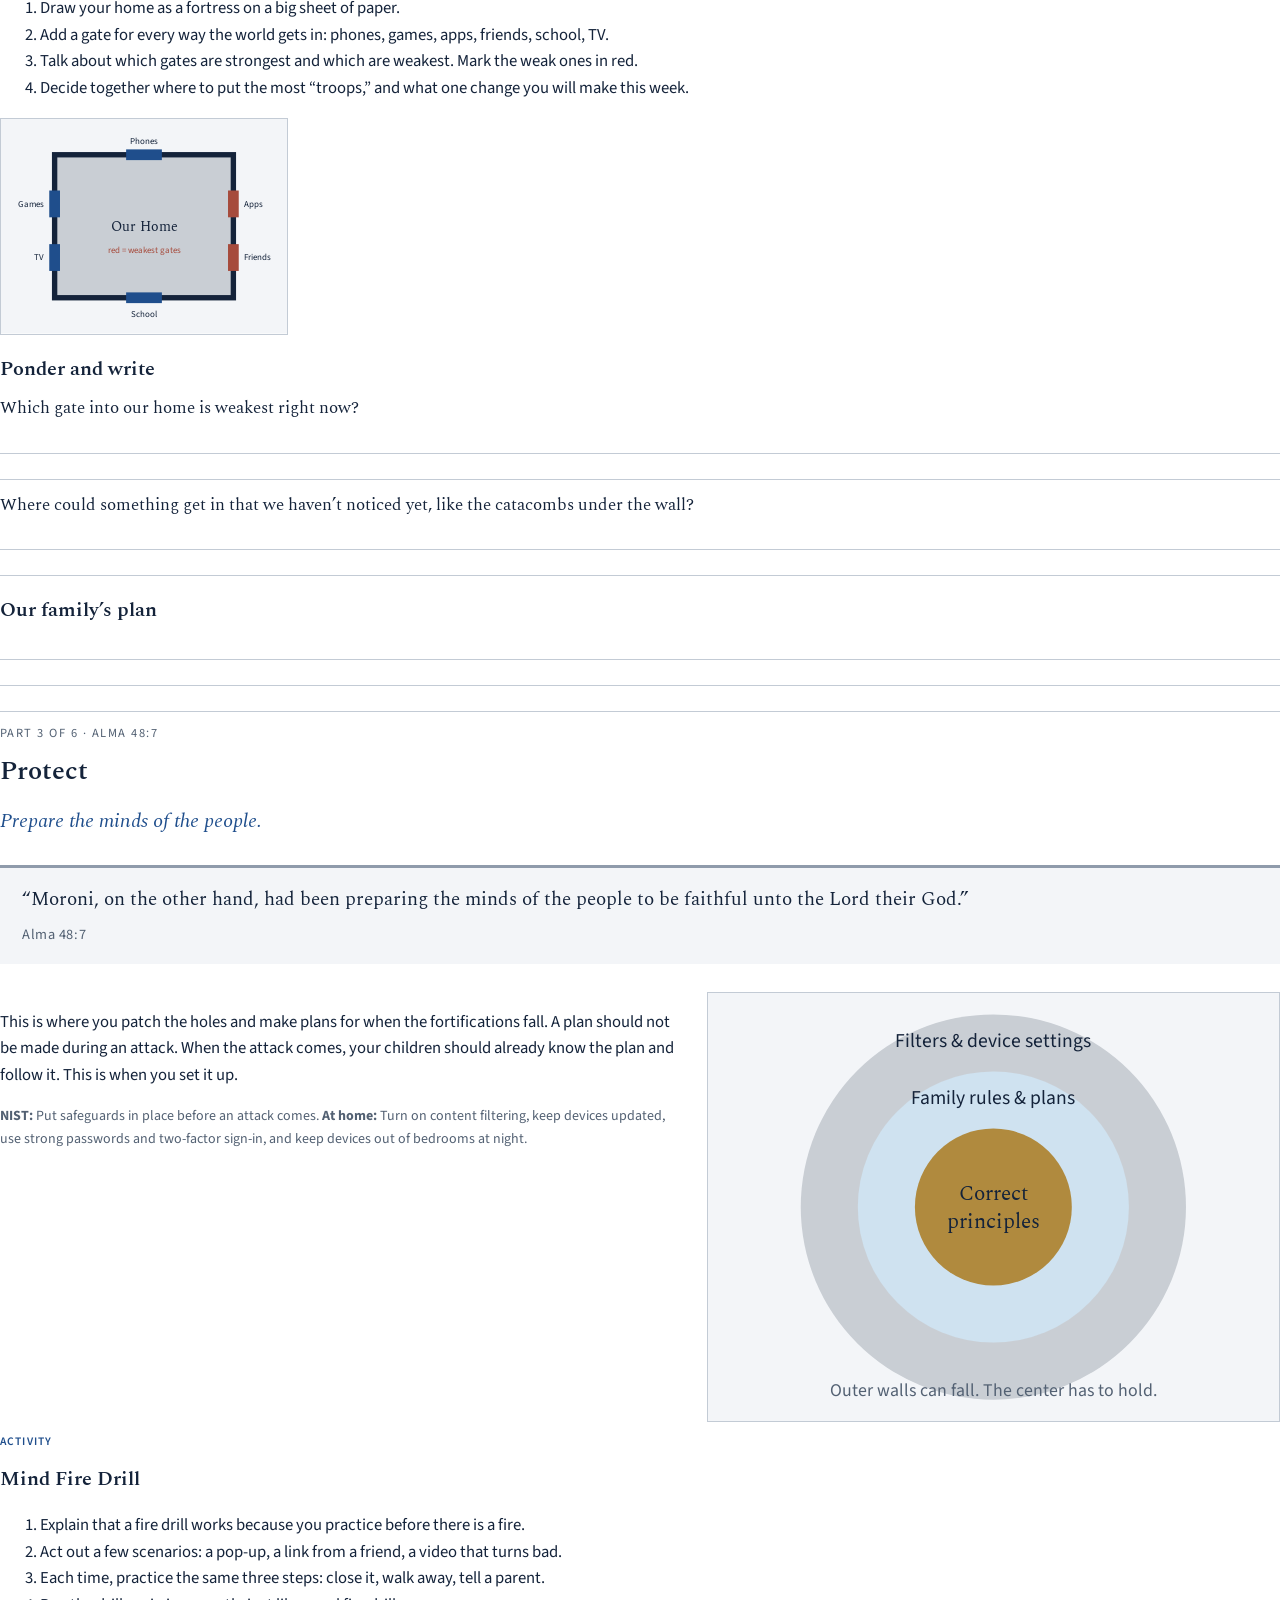
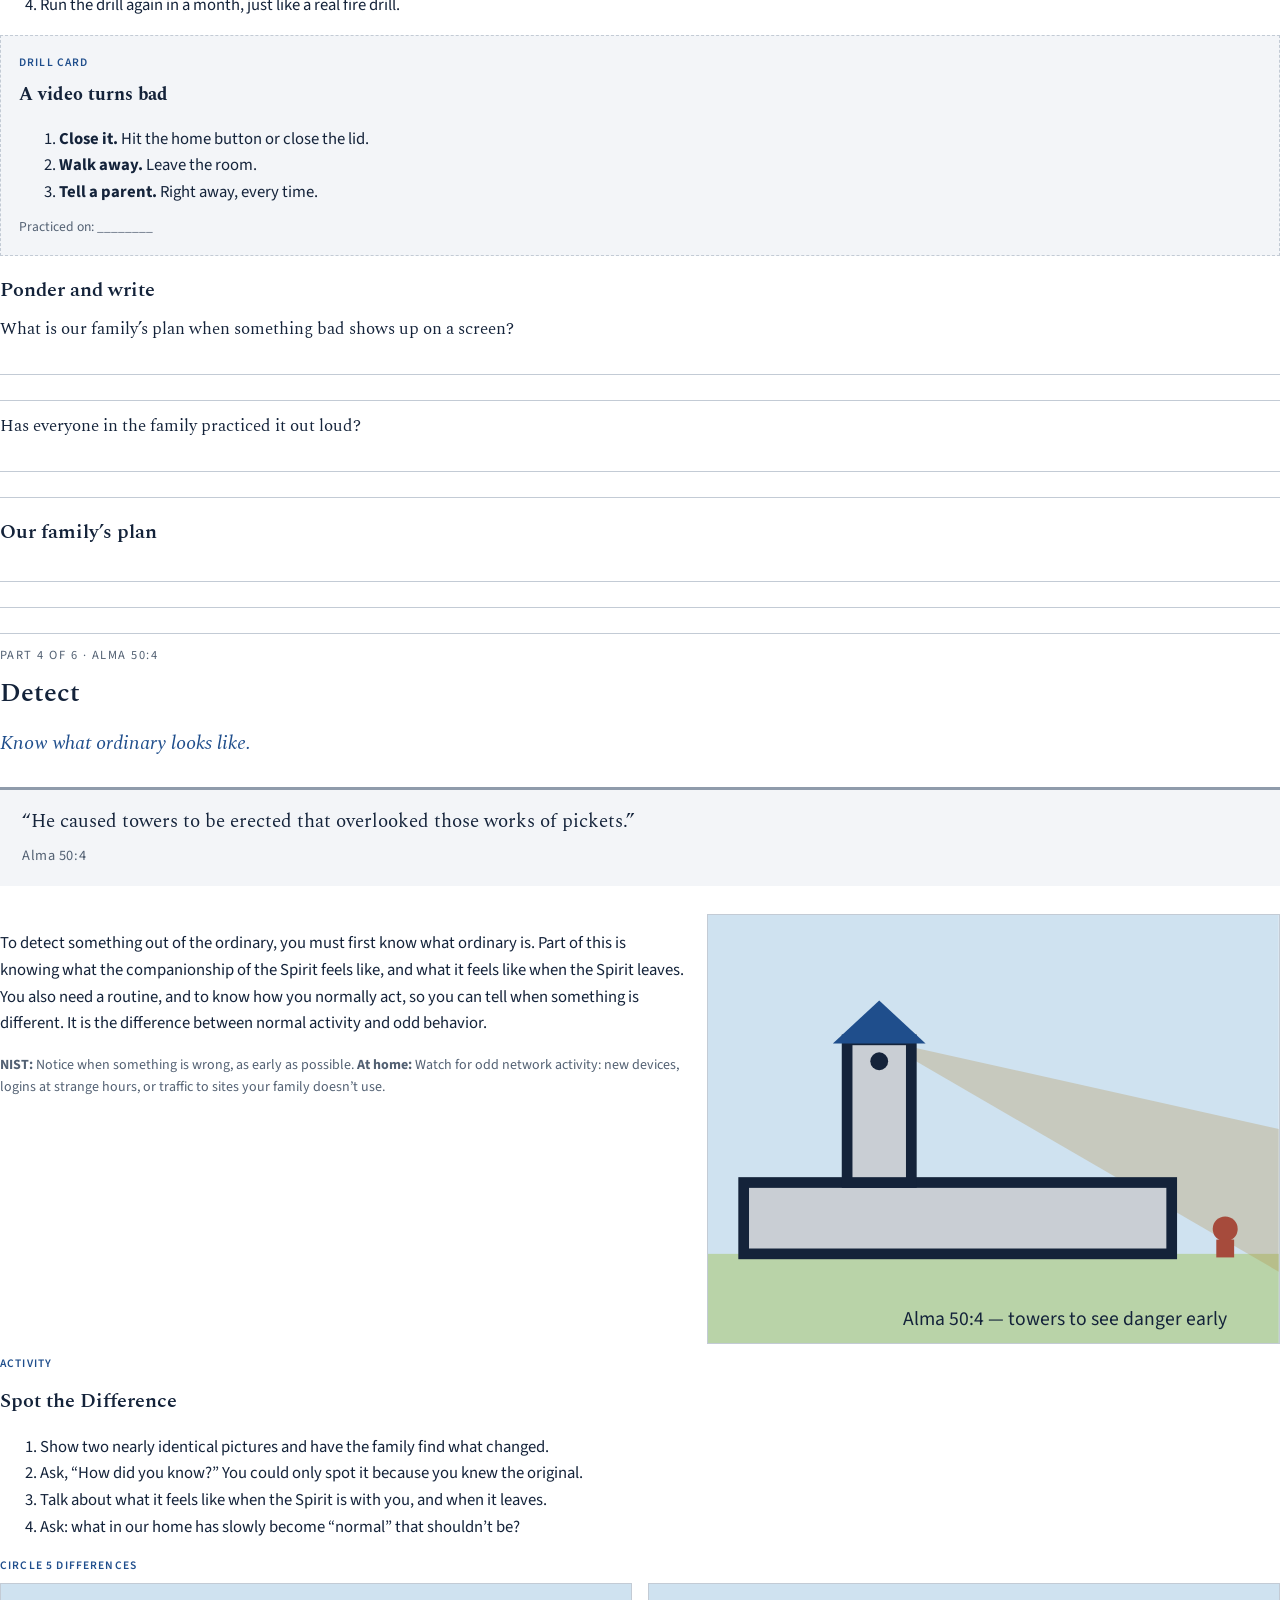
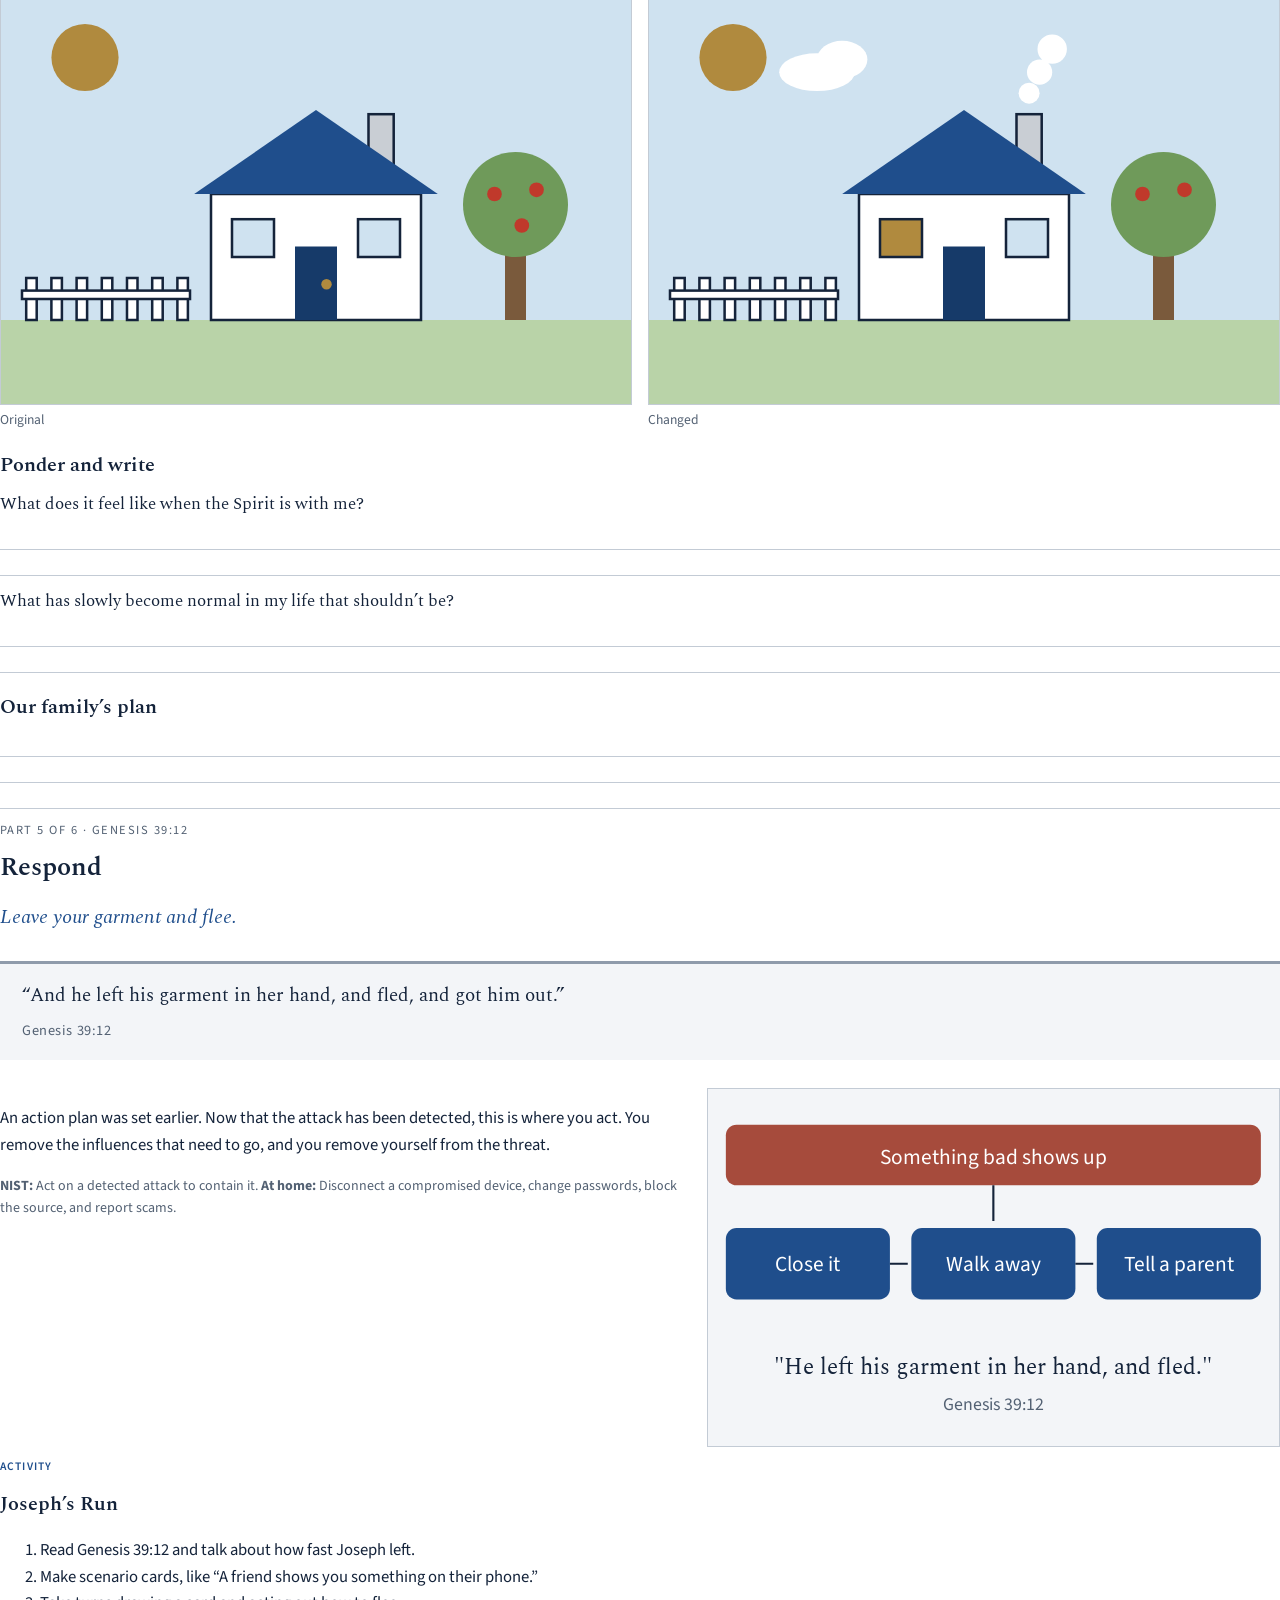
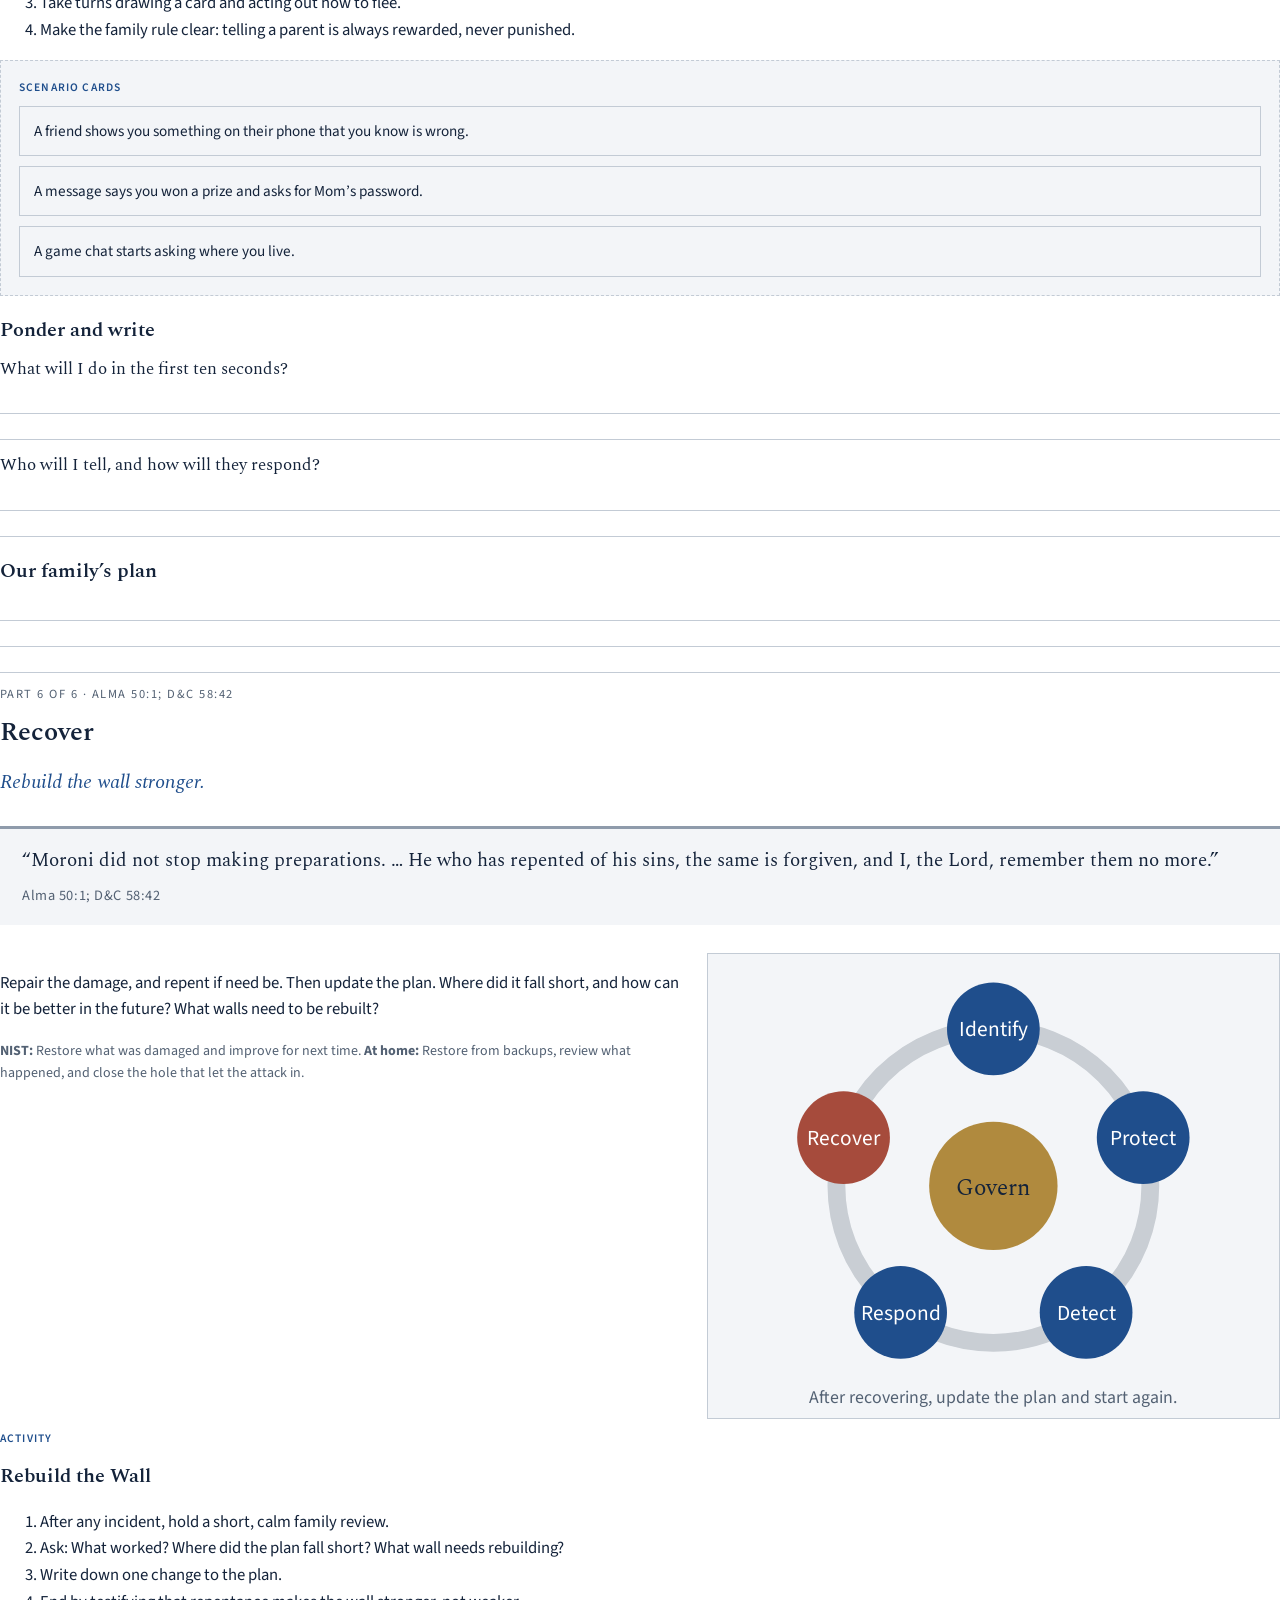
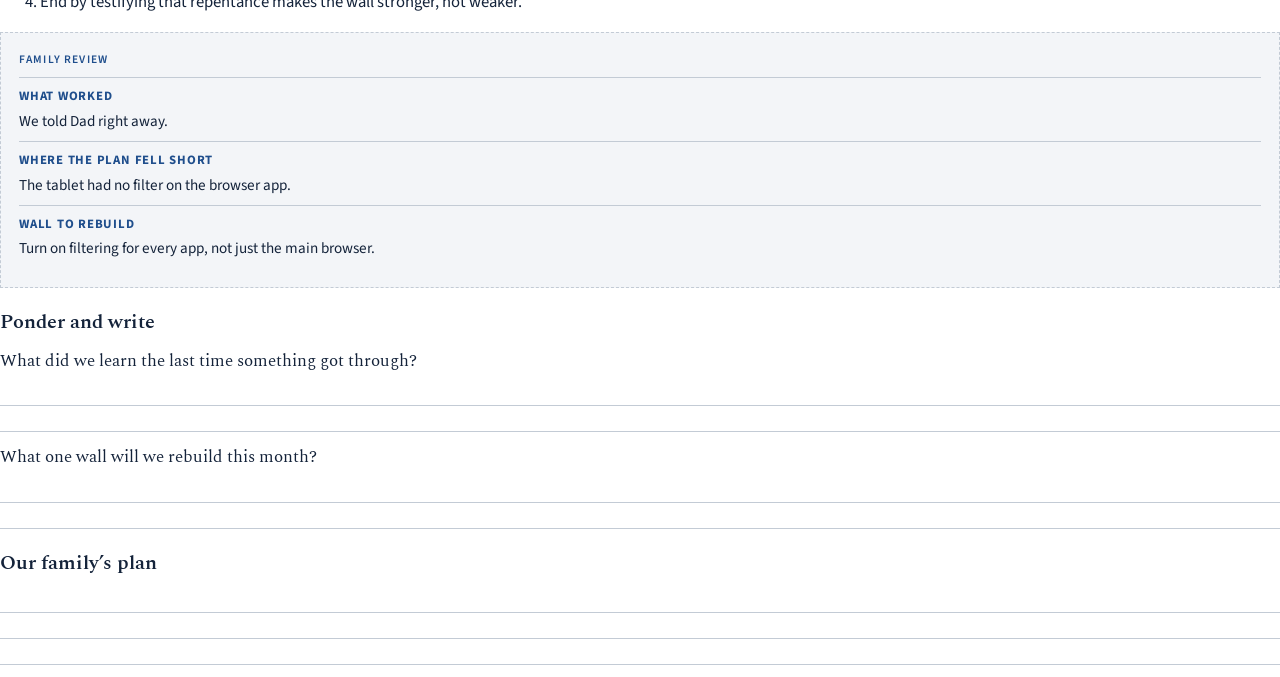
<file: workbook-source.html>
<!DOCTYPE html><html lang="en"><head><meta charset="utf-8"><title>A Bastion of Faith — Family Workbook</title><link rel="preconnect" href="https://fonts.googleapis.com"><link rel="preconnect" href="https://fonts.gstatic.com" crossorigin><link rel="stylesheet" href="https://fonts.googleapis.com/css2?family=Source+Sans+3:wght@400;600&family=Spectral:ital,wght@0,400;0,600;1,400&display=swap"><style>:root {
  /* Layout: a study-manual column with scripture callouts and activity panels */
  --bg: #dfe4ea; --surface: #eef1f4; --ink: #14233a; --mute: #536173;
  --line: #c3cbd5; --accent: #1f4e8c; --accent-d: #163a69; --gold: #b08a3e; --silver: #8f9bab;
  --head: #1f3f6b; --onhead: #e9eef4; --onhead-mute: #b8c4d2;
  --danger: #a64b3c; --onacc: #ffffff;
  --sky: #cfe2f0; --grass: #b9d3a8; --leaf: #6f9a5a; --trunk: #7a5a3c; --red: #c0392b; --stone: #c9ced4; --white: #ffffff;
  --display: "Spectral", Georgia, "Times New Roman", serif;
  --body: "Source Sans 3", "Segoe UI", system-ui, sans-serif;
}
@media (prefers-color-scheme: dark) { :root:not([data-theme="light"]) {
  --bg: #121820; --surface: #1a222c; --ink: #e6ebf0; --mute: #a3adb8; --line: #2c3743;
  --accent: #7fa7d6; --accent-d: #5f8cc2; --gold: #d2ad5f; --silver: #b8c2cc; --head: #0c1624; --onhead: #e3e8ee; --onhead-mute: #9aa7b6; --danger: #d27a6a; --onacc: #0f1620;
  --sky: #2a3e52; --grass: #33482c; --leaf: #4f7a3e; --trunk: #6b4f35; --red: #d0503f; --stone: #4a5561; --white: #dfe5ea; color-scheme: dark; } }
:root[data-theme="dark"] {
  --bg: #121820; --surface: #1a222c; --ink: #e6ebf0; --mute: #a3adb8; --line: #2c3743;
  --accent: #7fa7d6; --accent-d: #5f8cc2; --gold: #d2ad5f; --silver: #b8c2cc; --head: #0c1624; --onhead: #e3e8ee; --onhead-mute: #9aa7b6; --danger: #d27a6a; --onacc: #0f1620;
  --sky: #2a3e52; --grass: #33482c; --leaf: #4f7a3e; --trunk: #6b4f35; --red: #d0503f; --stone: #4a5561; --white: #dfe5ea; color-scheme: dark; }

* { box-sizing: border-box; }
html { -webkit-text-size-adjust: 100%; }
body { margin: 0; background: var(--bg); color: var(--ink); font: 17px/1.6 var(--body); }
a { color: var(--accent); }
a:focus-visible, button:focus-visible { outline: 3px solid var(--accent); outline-offset: 2px; }
img, svg { max-width: 100%; display: block; }
.wrap { max-width: 1040px; margin: 0 auto; padding-left: max(16px, env(safe-area-inset-left, 0px)); padding-right: max(16px, env(safe-area-inset-right, 0px)); }

/* header */
.site-head { background: var(--head); border-bottom: 3px solid var(--silver); }
.site-head .wrap { display: flex; flex-wrap: wrap; align-items: center; justify-content: space-between; gap: 8px 24px; padding-block: 14px; }
.brand { font-family: var(--display); font-size: 1.2rem; font-weight: 600; color: var(--onhead); text-decoration: none; }
.brand span { color: var(--silver); }
.nav { display: flex; flex-wrap: wrap; gap: 4px 16px; font-size: .95rem; }
.nav a { text-decoration: none; color: var(--onhead-mute); padding: 4px 0; border-bottom: 2px solid transparent; }
.nav a:hover, .nav a[aria-current="page"] { color: var(--onhead); border-color: var(--silver); }

/* lesson heading, styled after a weekly study manual */
.lesson-head { padding-block: 40px 24px; }
.eyebrow { text-transform: uppercase; letter-spacing: .12em; font-size: .78rem; color: var(--mute); margin: 0 0 8px; }
h1 { font-family: var(--display); font-weight: 600; font-size: clamp(2rem, 5vw, 3.1rem); line-height: 1.12; margin: 0 0 10px; text-wrap: balance; }
.subtitle { font-family: var(--display); font-style: italic; font-size: 1.25rem; color: var(--accent); margin: 0; }
h2 { font-family: var(--display); font-weight: 600; font-size: 1.6rem; margin: 0 0 12px; text-wrap: balance; }
h3 { font-family: var(--display); font-weight: 600; font-size: 1.25rem; margin: 0 0 8px; }
h4 { font-family: var(--display); font-size: 1.1rem; margin: 0 0 8px; }

.lead-grid { display: grid; grid-template-columns: minmax(0, 1.25fr) minmax(0, 1fr); gap: 32px; align-items: start; }
.prose { min-width: 0; }
.prose p { margin: 0 0 14px; max-width: 65ch; }

/* Christ image slot */
.christ { margin: 0; background: var(--surface); border: 1px solid var(--line); }
.christ img { width: 100%; height: auto; max-height: 560px; object-fit: cover; object-position: center top; }
.christ figcaption { font-size: .85rem; color: var(--mute); padding: 10px 12px; display: grid; gap: 2px; }
.christ figcaption b { font-family: var(--display); font-size: 1rem; color: var(--ink); font-weight: 600; }
.christ .ph { display: none; aspect-ratio: 4 / 5; place-content: center; text-align: center; padding: 20px; background: repeating-linear-gradient(45deg, var(--bg), var(--bg) 10px, var(--surface) 10px, var(--surface) 20px); color: var(--mute); font-size: .9rem; }
.christ.missing img { display: none; }
.christ.missing .ph { display: grid; }
.ph b { color: var(--ink); font-family: var(--display); font-size: 1.05rem; }

/* scripture callout */
.scripture { margin: 28px 0; padding: 18px 22px; background: var(--surface); border-top: 3px solid var(--silver); }
.scripture blockquote { margin: 0; font-family: var(--display); font-size: 1.2rem; line-height: 1.5; }
.scripture cite { display: block; margin-top: 8px; font-style: normal; font-size: .9rem; color: var(--mute); letter-spacing: .04em; }

.section { padding-block: 28px; border-top: 1px solid var(--line); }
.two { display: grid; grid-template-columns: minmax(0, 1fr) minmax(0, 1fr); gap: 32px; align-items: start; }
.concept { margin: 0; }
.concept svg { width: 100%; height: auto; background: var(--surface); border: 1px solid var(--line); }
.concept figcaption { font-size: .9rem; color: var(--mute); margin-top: 8px; }
.nist-box { font-size: .95rem; background: var(--surface); border: 1px solid var(--line); padding: 14px 16px; }
.nist-box p { margin: 0 0 6px; }
.nist-box p:last-child { margin: 0; }
.label { text-transform: uppercase; letter-spacing: .1em; font-size: .72rem; color: var(--accent); font-weight: 600; }

/* activity */
.activity { background: var(--surface); border: 1px solid var(--line); padding: 24px; display: grid; grid-template-columns: minmax(0, 1fr) minmax(0, 1.1fr); gap: 28px; }
.activity ol { margin: 0; padding-left: 1.2em; display: grid; gap: 6px; }
.ex { min-width: 0; }
.ex-kicker { text-transform: uppercase; letter-spacing: .1em; font-size: .72rem; color: var(--accent); font-weight: 600; margin: 0 0 8px; }
.ex-banner, .ex-drill, .ex-review, .ex-cards { border: 1px dashed var(--line); padding: 18px; background: var(--bg); }
.ex-banner ul { margin: 0 0 10px; padding-left: 1.2em; font-family: var(--display); font-size: 1.05rem; }
.ex-sign, .ex-note { font-size: .85rem; color: var(--mute); margin: 0; }
.ex-drill ol { margin-bottom: 10px; }
.cards3 { display: grid; gap: 10px; }
.sc { background: var(--surface); border: 1px solid var(--line); padding: 12px 14px; font-size: .95rem; }
.rv { display: grid; gap: 2px; padding: 8px 0; border-top: 1px solid var(--line); font-size: .95rem; }
.rv b { font-size: .8rem; text-transform: uppercase; letter-spacing: .06em; color: var(--accent); }
.ex-svg svg { width: 100%; height: auto; border: 1px solid var(--line); }

/* spot the difference */
.ex-spot { grid-column: 1 / -1; }
.spot-pair { display: grid; grid-template-columns: minmax(0, 1fr) minmax(0, 1fr); gap: 16px; }
.spot-pair figure { margin: 0; }
.spot-pair svg { width: 100%; height: auto; border: 1px solid var(--line); }
.spot-pair figcaption { font-size: .85rem; color: var(--mute); margin-top: 4px; }
.spot-target svg { cursor: crosshair; }
.found-ring { fill: none; stroke: var(--danger); stroke-width: 3; }
.spot-bar { display: flex; flex-wrap: wrap; gap: 10px; align-items: center; margin-top: 12px; }
.spot-bar span { font-weight: 600; margin-right: auto; font-variant-numeric: tabular-nums; }
button { font: inherit; font-size: .9rem; padding: 7px 14px; border: 1px solid var(--accent); background: var(--surface); color: var(--accent); cursor: pointer; }
button:hover { background: var(--accent); color: var(--onacc); }
.spot-lesson { margin: 14px 0 0; padding: 12px 14px; background: var(--bg); border-left: 3px solid var(--silver); font-family: var(--display); font-size: 1.05rem; }

.questions ul { margin: 0; padding-left: 1.2em; display: grid; gap: 6px; font-family: var(--display); font-size: 1.1rem; }

/* pager */
.pager { display: flex; justify-content: space-between; gap: 12px; flex-wrap: wrap; padding-block: 28px 48px; }
.pager a { text-decoration: none; padding: 10px 16px; border: 1px solid var(--line); background: var(--surface); color: var(--ink); }
.pager a:hover { border-color: var(--accent); }

/* overview */
.hero-grid { display: grid; grid-template-columns: minmax(0, 1.4fr) minmax(0, 1fr); gap: 36px; align-items: start; }
.intro-quote { font-family: var(--display); font-size: 1.35rem; line-height: 1.45; margin: 20px 0 10px; }
.intro-quote + p { color: var(--mute); margin: 0 0 18px; }
.download { display: inline-block; margin-top: 8px; padding: 12px 18px; background: var(--accent); color: var(--onacc); text-decoration: none; font-weight: 600; }
.download:hover { background: var(--accent-d); }
.grid-cards { display: grid; grid-template-columns: repeat(3, minmax(0, 1fr)); gap: 18px; padding-block: 8px 48px; }
.tcard { display: grid; grid-template-rows: auto 1fr; background: var(--surface); border: 1px solid var(--line); color: var(--ink); text-decoration: none; transition: border-color .15s, transform .15s; }
.tcard:hover { border-color: var(--accent); transform: translateY(-2px); }
.tcard svg { width: 100%; height: auto; border-bottom: 1px solid var(--line); }
.tcard .tc-body { padding: 14px 16px 18px; display: grid; gap: 6px; align-content: start; }
.tcard .tc-tag { font-family: var(--display); font-style: italic; color: var(--accent); }
.tcard p { margin: 0; font-size: .95rem; color: var(--mute); }
.site-foot { border-top: 1px solid var(--line); font-size: .85rem; color: var(--mute); }
.site-foot .wrap { padding-block: 20px; }

/* svg paint classes */
.f-sky { fill: var(--sky); } .f-grass { fill: var(--grass); } .f-leaf { fill: var(--leaf); } .f-trunk { fill: var(--trunk); }
.f-red { fill: var(--red); } .f-stone { fill: var(--stone); } .f-white { fill: var(--white); } .f-paper { fill: var(--surface); }
.f-acc { fill: var(--accent); } .f-accd { fill: var(--accent-d); } .f-gold { fill: var(--gold); } .f-danger { fill: var(--danger); } .f-ink { fill: var(--ink); }
.st-ink { stroke: var(--ink); stroke-width: 1.2; } .st-wall { stroke: var(--ink); stroke-width: 6; }
.st-danger { stroke: var(--danger); stroke-width: 3; } .st-gold { stroke: var(--gold); stroke-width: 3; } .st-stone { stroke: var(--stone); }
.t-ink { fill: var(--ink); } .t-mute { fill: var(--mute); } .t-gold { fill: var(--gold); } .t-danger { fill: var(--danger); } .t-onacc { fill: var(--onacc); }
.t-serif { font-family: var(--display); }
svg text { font-family: var(--body); }

@media (max-width: 760px) {
  .lead-grid, .two, .activity, .hero-grid { grid-template-columns: minmax(0, 1fr); }
  .grid-cards { grid-template-columns: minmax(0, 1fr); }
  .christ { max-width: 360px; }
}
@media (min-width: 761px) and (max-width: 960px) { .grid-cards { grid-template-columns: repeat(2, minmax(0, 1fr)); } }
@media (prefers-reduced-motion: reduce) { * { transition: none !important; } }

@page { size: letter; margin: 0.6in; }
body { background: #fff; font-size: 12.5pt; }
:root { --surface: #f3f5f8; --bg: #f3f5f8; }
.wb-page { break-after: page; }
.wb-page:last-child { break-after: auto; }
.cover { min-height: 9.4in; display: grid; align-content: center; gap: 14px; text-align: left; break-after: page; }
.cover h1 { font-size: 40pt; }
.cover svg { max-width: 4.2in; }
.wb-two { display: grid; grid-template-columns: 1.2fr 1fr; gap: 20px; align-items: start; }
.wb-two svg { width: 100%; height: auto; border: 1px solid var(--line); }
.small { font-size: 10.5pt; color: var(--mute); }
.lines { display: grid; gap: 0; margin: 6px 0 12px; }
.lines span { display: block; height: 26px; border-bottom: 1px solid var(--line); }
.q p { margin: 10px 0 0; font-family: var(--display); }
.mt { margin-top: 18px; }
.ex { margin-top: 12px; }
.spot-pair svg { border: 1px solid var(--line); }
.ex-svg svg { max-width: 3in; }
</style></head><body>
<section class="cover">
<p class="eyebrow">Family Workbook · Alma 46–50</p>
<h1>A Bastion of Faith</h1>
<p class="subtitle">Guarding the home with Captain Moroni and the NIST Cybersecurity Framework</p>
<svg viewBox="0 0 320 260" role="img" aria-label="The NIST framework as a cycle with Govern at the center">
<rect class="f-paper" width="320" height="260"/>
<circle class="st-stone" fill="none" stroke-width="10" cx="160" cy="130" r="88"/>
<circle class="f-gold" cx="160" cy="130" r="36"/>
<text class="t-ink t-serif" x="160" y="135" text-anchor="middle" font-size="13">Govern</text>
<g font-size="12" text-anchor="middle">
<circle class="f-acc" cx="160" cy="42" r="26"/><text class="t-onacc" x="160" y="46">Identify</text>
<circle class="f-acc" cx="244" cy="103" r="26"/><text class="t-onacc" x="244" y="107">Protect</text>
<circle class="f-acc" cx="212" cy="201" r="26"/><text class="t-onacc" x="212" y="205">Detect</text>
<circle class="f-acc" cx="108" cy="201" r="26"/><text class="t-onacc" x="108" y="205">Respond</text>
<circle class="f-danger" cx="76" cy="103" r="26"/><text class="t-onacc" x="76" y="107">Recover</text>
</g>
<text class="t-mute" x="160" y="252" text-anchor="middle" font-size="10">After recovering, update the plan and start again.</text>
</svg>
<p class="intro-quote">“I teach them correct principles, and they govern themselves.” — Joseph Smith</p>
<p>Work through one part each week. Read the scripture, do the activity together, and write your answers. More activities will be added to each section over time.</p>
<p class="small">Family name: ______________________ &nbsp;&nbsp; Started on: ____________</p>
</section>
<section class="wb-page">
<p class="eyebrow">Part 1 of 6 · Alma 46:12</p>
<h2>Govern</h2><p class="subtitle">Teach correct principles first.</p>
<div class="scripture"><blockquote>“And he wrote upon it—In memory of our God, our religion, and freedom, and our peace, our wives, and our children.”</blockquote><cite>Alma 46:12</cite></div>
<div class="wb-two"><div><p>Joseph Smith was once asked how he was able to govern so many people without it all falling into chaos. He answered, “I teach them correct principles, and they govern themselves.”</p><p class="small"><b>NIST:</b> Set the direction: the values, roles, and policies everything else follows. <b>At home:</b> Write down family rules for devices, decide who owns which settings, and agree on what happens when a rule is broken.</p></div><figure class="concept"><svg viewBox="0 0 320 220" role="img" aria-label="The title of liberty raised on a pole">
<rect class="f-sky" width="320" height="220"/>
<rect class="f-grass" y="190" width="320" height="30"/>
<rect class="f-trunk" x="70" y="20" width="6" height="175"/>
<circle class="f-gold" cx="73" cy="18" r="6"/>
<path class="f-paper st-ink" d="M76 32 C140 22 190 48 260 34 L262 118 C195 132 140 106 76 118 Z"/>
<text class="t-ink t-serif" x="168" y="62" text-anchor="middle" font-size="11">IN MEMORY OF</text>
<text class="t-ink t-serif" x="168" y="78" text-anchor="middle" font-size="11">OUR GOD, OUR RELIGION,</text>
<text class="t-ink t-serif" x="168" y="94" text-anchor="middle" font-size="11">AND FREEDOM, AND OUR PEACE,</text>
<text class="t-ink t-serif" x="168" y="110" text-anchor="middle" font-size="9">OUR WIVES, AND OUR CHILDREN</text>
<text class="t-mute" x="160" y="210" text-anchor="middle" font-size="10">Alma 46:12</text>
</svg></figure></div>
</section>
<section class="wb-page">
<p class="label">Activity</p><h3>Family Title of Liberty</h3><ol><li>Gather the family with a large sheet of paper or poster board.</li><li>Read Alma 46:12 together and talk about why Moroni wrote it down.</li><li>Write what your home stands for and defends, in your own words.</li><li>Have everyone sign it, then hang it where devices are charged so the “why” sits next to the screens.</li></ol>
<div class="ex ex-banner"><p class="ex-kicker">Example</p><h4>In our home we stand for</h4>
<ul><li>Jesus Christ and His gospel</li><li>Telling the truth, online and off</li><li>Treating our bodies and minds as sacred</li><li>Coming to Mom and Dad with anything</li></ul>
<p class="ex-sign">Signed: Dad · Mom · ________</p></div>
<h3 class="mt">Ponder and write</h3><div class='q'><p>What correct principles do we want our children to carry into moments we can’t control?</p><div class="lines"><span></span><span></span></div></div><div class='q'><p>If our family had a title of liberty, what would it say?</p><div class="lines"><span></span><span></span></div></div>
<h3 class="mt">Our family’s plan</h3><div class="lines"><span></span><span></span><span></span></div>
</section><section class="wb-page">
<p class="eyebrow">Part 2 of 6 · Alma 48:9</p>
<h2>Identify</h2><p class="subtitle">Find the weak places.</p>
<div class="scripture"><blockquote>“And in their weakest fortifications he did place the greater number of men.”</blockquote><cite>Alma 48:9</cite></div>
<div class="wb-two"><div><p>Where is your home weak? Picture a fortress with only three walls. Where would you place most of your defenses? You would probably put most of your troops along the side with no wall. Would you put all of them there, though? No. You would keep some on the walls, because without them people would climb over and still get in.</p><p class="small"><b>NIST:</b> Know what is worth protecting and how it could be attacked. <b>At home:</b> Make a list of every device on your network, every account your kids use, and which ones have the least protection.</p></div><figure class="concept"><svg viewBox="0 0 320 240" role="img" aria-label="A fortress seen from above with one wall missing and a tunnel under another">
<rect class="f-grass" width="320" height="240"/>
<rect class="f-stone" x="70" y="40" width="180" height="160"/>
<g class="st-wall" fill="none"><path d="M250 40 L70 40 L70 200 L250 200"/></g>
<line class="st-danger" x1="250" y1="40" x2="250" y2="200" stroke-dasharray="6 6"/>
<text class="t-danger" x="258" y="124" font-size="11">no wall</text>
<g class="f-acc"><circle cx="238" cy="70" r="5"/><circle cx="238" cy="90" r="5"/><circle cx="238" cy="110" r="5"/><circle cx="238" cy="130" r="5"/><circle cx="238" cy="150" r="5"/><circle cx="238" cy="170" r="5"/><circle cx="222" cy="100" r="5"/><circle cx="222" cy="140" r="5"/>
<circle cx="110" cy="52" r="5"/><circle cx="82" cy="120" r="5"/><circle cx="160" cy="188" r="5"/></g>
<path class="st-gold" fill="none" stroke-dasharray="4 4" d="M120 235 C120 215 130 205 140 190 C150 170 150 160 150 150"/>
<text class="t-gold" x="128" y="230" font-size="10" text-anchor="end">catacombs</text>
<text class="t-ink" x="160" y="24" text-anchor="middle" font-size="12">Most troops at the gap, some on every wall</text>
</svg></figure></div>
</section>
<section class="wb-page">
<p class="label">Activity</p><h3>Map the Fortress</h3><ol><li>Draw your home as a fortress on a big sheet of paper.</li><li>Add a gate for every way the world gets in: phones, games, apps, friends, school, TV.</li><li>Talk about which gates are strongest and which are weakest. Mark the weak ones in red.</li><li>Decide together where to put the most “troops,” and what one change you will make this week.</li></ol>
<div class="ex ex-svg"><svg viewBox="0 0 320 240" role="img" aria-label="Example family fortress map with gates labeled">
<rect class="f-paper" width="320" height="240"/>
<rect class="f-stone st-wall" x="60" y="40" width="200" height="160" fill-opacity="1"/>
<text class="t-ink t-serif" x="160" y="125" text-anchor="middle" font-size="16">Our Home</text>
<g font-size="10" class="t-ink">
<rect class="f-acc" x="140" y="34" width="40" height="12"/><text x="160" y="28" text-anchor="middle">Phones</text>
<rect class="f-acc" x="140" y="194" width="40" height="12"/><text x="160" y="222" text-anchor="middle">School</text>
<rect class="f-acc" x="54" y="80" width="12" height="30"/><text x="48" y="98" text-anchor="end">Games</text>
<rect class="f-acc" x="54" y="140" width="12" height="30"/><text x="48" y="158" text-anchor="end">TV</text>
<rect class="f-danger" x="254" y="80" width="12" height="30"/><text x="272" y="98">Apps</text>
<rect class="f-danger" x="254" y="140" width="12" height="30"/><text x="272" y="158">Friends</text>
</g>
<text class="t-danger" x="160" y="150" text-anchor="middle" font-size="10">red = weakest gates</text>
</svg></div>
<h3 class="mt">Ponder and write</h3><div class='q'><p>Which gate into our home is weakest right now?</p><div class="lines"><span></span><span></span></div></div><div class='q'><p>Where could something get in that we haven’t noticed yet, like the catacombs under the wall?</p><div class="lines"><span></span><span></span></div></div>
<h3 class="mt">Our family’s plan</h3><div class="lines"><span></span><span></span><span></span></div>
</section><section class="wb-page">
<p class="eyebrow">Part 3 of 6 · Alma 48:7</p>
<h2>Protect</h2><p class="subtitle">Prepare the minds of the people.</p>
<div class="scripture"><blockquote>“Moroni, on the other hand, had been preparing the minds of the people to be faithful unto the Lord their God.”</blockquote><cite>Alma 48:7</cite></div>
<div class="wb-two"><div><p>This is where you patch the holes and make plans for when the fortifications fall. A plan should not be made during an attack. When the attack comes, your children should already know the plan and follow it. This is when you set it up.</p><p class="small"><b>NIST:</b> Put safeguards in place before an attack comes. <b>At home:</b> Turn on content filtering, keep devices updated, use strong passwords and two-factor sign-in, and keep devices out of bedrooms at night.</p></div><figure class="concept"><svg viewBox="0 0 320 240" role="img" aria-label="Three rings of protection around the home with correct principles at the center">
<rect class="f-paper" width="320" height="240"/>
<circle class="f-stone" cx="160" cy="120" r="108"/>
<circle class="f-sky" cx="160" cy="120" r="76"/>
<circle class="f-gold" cx="160" cy="120" r="44"/>
<text class="t-ink" x="160" y="30" text-anchor="middle" font-size="11">Filters &amp; device settings</text>
<text class="t-ink" x="160" y="62" text-anchor="middle" font-size="11">Family rules &amp; plans</text>
<text class="t-ink t-serif" x="160" y="116" text-anchor="middle" font-size="12">Correct</text>
<text class="t-ink t-serif" x="160" y="132" text-anchor="middle" font-size="12">principles</text>
<text class="t-mute" x="160" y="226" text-anchor="middle" font-size="10">Outer walls can fall. The center has to hold.</text>
</svg></figure></div>
</section>
<section class="wb-page">
<p class="label">Activity</p><h3>Mind Fire Drill</h3><ol><li>Explain that a fire drill works because you practice before there is a fire.</li><li>Act out a few scenarios: a pop-up, a link from a friend, a video that turns bad.</li><li>Each time, practice the same three steps: close it, walk away, tell a parent.</li><li>Run the drill again in a month, just like a real fire drill.</li></ol>
<div class="ex ex-drill"><p class="ex-kicker">Drill card</p><h4>A video turns bad</h4>
<ol><li><b>Close it.</b> Hit the home button or close the lid.</li><li><b>Walk away.</b> Leave the room.</li><li><b>Tell a parent.</b> Right away, every time.</li></ol>
<p class="ex-note">Practiced on: ________</p></div>
<h3 class="mt">Ponder and write</h3><div class='q'><p>What is our family’s plan when something bad shows up on a screen?</p><div class="lines"><span></span><span></span></div></div><div class='q'><p>Has everyone in the family practiced it out loud?</p><div class="lines"><span></span><span></span></div></div>
<h3 class="mt">Our family’s plan</h3><div class="lines"><span></span><span></span><span></span></div>
</section><section class="wb-page">
<p class="eyebrow">Part 4 of 6 · Alma 50:4</p>
<h2>Detect</h2><p class="subtitle">Know what ordinary looks like.</p>
<div class="scripture"><blockquote>“He caused towers to be erected that overlooked those works of pickets.”</blockquote><cite>Alma 50:4</cite></div>
<div class="wb-two"><div><p>To detect something out of the ordinary, you must first know what ordinary is. Part of this is knowing what the companionship of the Spirit feels like, and what it feels like when the Spirit leaves. You also need a routine, and to know how you normally act, so you can tell when something is different. It is the difference between normal activity and odd behavior.</p><p class="small"><b>NIST:</b> Notice when something is wrong, as early as possible. <b>At home:</b> Watch for odd network activity: new devices, logins at strange hours, or traffic to sites your family doesn’t use.</p></div><figure class="concept"><svg viewBox="0 0 320 240" role="img" aria-label="A watchtower overlooking a wall, spotting danger approaching">
<rect class="f-sky" width="320" height="240"/>
<rect class="f-grass" y="190" width="320" height="50"/>
<polygon class="f-gold" fill-opacity=".28" points="96,70 320,120 320,200"/>
<rect class="f-stone st-wall" x="20" y="150" width="240" height="40"/>
<rect class="f-stone st-wall" x="78" y="70" width="36" height="80"/>
<polygon class="f-acc" points="70,72 96,48 122,72"/>
<circle class="f-ink" cx="96" cy="82" r="5"/>
<g class="f-danger"><circle cx="290" cy="176" r="7"/><rect x="285" y="182" width="10" height="10"/></g>
<text class="t-ink" x="200" y="230" text-anchor="middle" font-size="11">Alma 50:4 — towers to see danger early</text>
</svg></figure></div>
</section>
<section class="wb-page">
<p class="label">Activity</p><h3>Spot the Difference</h3><ol><li>Show two nearly identical pictures and have the family find what changed.</li><li>Ask, “How did you know?” You could only spot it because you knew the original.</li><li>Talk about what it feels like when the Spirit is with you, and when it leaves.</li><li>Ask: what in our home has slowly become “normal” that shouldn’t be?</li></ol>
<div class="ex ex-spot"><p class="ex-kicker">Circle 5 differences</p><div class="spot-pair">
<figure><svg viewBox="0 0 300 200" role="img" aria-label="Original picture"><rect class="f-sky" width="300" height="200"/><rect class="f-grass" y="160" width="300" height="40"/><circle class="f-gold" cx="40" cy="35" r="16"/><rect class="f-stone st-ink" x="175" y="62" width="12" height="25"/><rect class="f-white st-ink" x="100" y="100" width="100" height="60"/><polygon class="f-acc" points="92,100 150,60 208,100"/><rect class="f-accd" x="140" y="125" width="20" height="35"/><circle class="f-gold" cx="155" cy="143" r="2.5"/><rect class="f-sky st-ink" x="110" y="112" width="20" height="18"/><rect class="f-sky st-ink" x="170" y="112" width="20" height="18"/><rect class="f-trunk" x="240" y="120" width="10" height="40"/><circle class="f-leaf" cx="245" cy="105" r="25"/><g class="f-red"><circle cx="235" cy="100" r="3.5"/><circle cx="255" cy="98" r="3.5"/><circle cx="248" cy="115" r="3.5"/></g><rect class="f-white st-ink" x="12" y="140" width="5" height="20"/><rect class="f-white st-ink" x="24" y="140" width="5" height="20"/><rect class="f-white st-ink" x="36" y="140" width="5" height="20"/><rect class="f-white st-ink" x="48" y="140" width="5" height="20"/><rect class="f-white st-ink" x="60" y="140" width="5" height="20"/><rect class="f-white st-ink" x="72" y="140" width="5" height="20"/><rect class="f-white st-ink" x="84" y="140" width="5" height="20"/><rect class="f-white st-ink" x="10" y="146" width="80" height="4"/></svg><figcaption>Original</figcaption></figure><figure><svg viewBox="0 0 300 200" role="img" aria-label="Changed picture"><rect class="f-sky" width="300" height="200"/><rect class="f-grass" y="160" width="300" height="40"/><circle class="f-gold" cx="40" cy="35" r="16"/><g class="f-white"><ellipse cx="80" cy="42" rx="18" ry="9"/><ellipse cx="92" cy="36" rx="12" ry="9"/></g><rect class="f-stone st-ink" x="175" y="62" width="12" height="25"/><g class="f-white"><circle cx="181" cy="52" r="5"/><circle cx="186" cy="42" r="6"/><circle cx="192" cy="31" r="7"/></g><rect class="f-white st-ink" x="100" y="100" width="100" height="60"/><polygon class="f-acc" points="92,100 150,60 208,100"/><rect class="f-accd" x="140" y="125" width="20" height="35"/><rect class="f-gold st-ink" x="110" y="112" width="20" height="18"/><rect class="f-sky st-ink" x="170" y="112" width="20" height="18"/><rect class="f-trunk" x="240" y="120" width="10" height="40"/><circle class="f-leaf" cx="245" cy="105" r="25"/><g class="f-red"><circle cx="235" cy="100" r="3.5"/><circle cx="255" cy="98" r="3.5"/></g><rect class="f-white st-ink" x="12" y="140" width="5" height="20"/><rect class="f-white st-ink" x="24" y="140" width="5" height="20"/><rect class="f-white st-ink" x="36" y="140" width="5" height="20"/><rect class="f-white st-ink" x="48" y="140" width="5" height="20"/><rect class="f-white st-ink" x="60" y="140" width="5" height="20"/><rect class="f-white st-ink" x="72" y="140" width="5" height="20"/><rect class="f-white st-ink" x="84" y="140" width="5" height="20"/><rect class="f-white st-ink" x="10" y="146" width="80" height="4"/></svg><figcaption>Changed</figcaption></figure></div></div>
<h3 class="mt">Ponder and write</h3><div class='q'><p>What does it feel like when the Spirit is with me?</p><div class="lines"><span></span><span></span></div></div><div class='q'><p>What has slowly become normal in my life that shouldn’t be?</p><div class="lines"><span></span><span></span></div></div>
<h3 class="mt">Our family’s plan</h3><div class="lines"><span></span><span></span><span></span></div>
</section><section class="wb-page">
<p class="eyebrow">Part 5 of 6 · Genesis 39:12</p>
<h2>Respond</h2><p class="subtitle">Leave your garment and flee.</p>
<div class="scripture"><blockquote>“And he left his garment in her hand, and fled, and got him out.”</blockquote><cite>Genesis 39:12</cite></div>
<div class="wb-two"><div><p>An action plan was set earlier. Now that the attack has been detected, this is where you act. You remove the influences that need to go, and you remove yourself from the threat.</p><p class="small"><b>NIST:</b> Act on a detected attack to contain it. <b>At home:</b> Disconnect a compromised device, change passwords, block the source, and report scams.</p></div><figure class="concept"><svg viewBox="0 0 320 200" role="img" aria-label="Response steps: close it, walk away, tell a parent">
<rect class="f-paper" width="320" height="200"/>
<g font-size="12" class="t-ink" text-anchor="middle">
<rect class="f-danger" x="10" y="20" width="300" height="34" rx="6"/><text x="160" y="42" class="t-onacc">Something bad shows up</text>
<rect class="f-acc" x="10" y="78" width="92" height="40" rx="6"/><text x="56" y="102" class="t-onacc">Close it</text>
<rect class="f-acc" x="114" y="78" width="92" height="40" rx="6"/><text x="160" y="102" class="t-onacc">Walk away</text>
<rect class="f-acc" x="218" y="78" width="92" height="40" rx="6"/><text x="264" y="102" class="t-onacc">Tell a parent</text>
<path class="st-ink" fill="none" d="M160 54 L160 74 M102 98 L112 98 M206 98 L216 98"/>
<text x="160" y="160" class="t-ink t-serif" font-size="13">"He left his garment in her hand, and fled."</text>
<text x="160" y="180" class="t-mute" font-size="10">Genesis 39:12</text>
</g>
</svg></figure></div>
</section>
<section class="wb-page">
<p class="label">Activity</p><h3>Joseph’s Run</h3><ol><li>Read Genesis 39:12 and talk about how fast Joseph left.</li><li>Make scenario cards, like “A friend shows you something on their phone.”</li><li>Take turns drawing a card and acting out how to flee.</li><li>Make the family rule clear: telling a parent is always rewarded, never punished.</li></ol>
<div class="ex ex-cards"><p class="ex-kicker">Scenario cards</p><div class="cards3">
<div class="sc">A friend shows you something on their phone that you know is wrong.</div>
<div class="sc">A message says you won a prize and asks for Mom’s password.</div>
<div class="sc">A game chat starts asking where you live.</div></div></div>
<h3 class="mt">Ponder and write</h3><div class='q'><p>What will I do in the first ten seconds?</p><div class="lines"><span></span><span></span></div></div><div class='q'><p>Who will I tell, and how will they respond?</p><div class="lines"><span></span><span></span></div></div>
<h3 class="mt">Our family’s plan</h3><div class="lines"><span></span><span></span><span></span></div>
</section><section class="wb-page">
<p class="eyebrow">Part 6 of 6 · Alma 50:1; D&C 58:42</p>
<h2>Recover</h2><p class="subtitle">Rebuild the wall stronger.</p>
<div class="scripture"><blockquote>“Moroni did not stop making preparations. … He who has repented of his sins, the same is forgiven, and I, the Lord, remember them no more.”</blockquote><cite>Alma 50:1; D&C 58:42</cite></div>
<div class="wb-two"><div><p>Repair the damage, and repent if need be. Then update the plan. Where did it fall short, and how can it be better in the future? What walls need to be rebuilt?</p><p class="small"><b>NIST:</b> Restore what was damaged and improve for next time. <b>At home:</b> Restore from backups, review what happened, and close the hole that let the attack in.</p></div><figure class="concept"><svg viewBox="0 0 320 260" role="img" aria-label="The NIST framework as a cycle with Govern at the center">
<rect class="f-paper" width="320" height="260"/>
<circle class="st-stone" fill="none" stroke-width="10" cx="160" cy="130" r="88"/>
<circle class="f-gold" cx="160" cy="130" r="36"/>
<text class="t-ink t-serif" x="160" y="135" text-anchor="middle" font-size="13">Govern</text>
<g font-size="12" text-anchor="middle">
<circle class="f-acc" cx="160" cy="42" r="26"/><text class="t-onacc" x="160" y="46">Identify</text>
<circle class="f-acc" cx="244" cy="103" r="26"/><text class="t-onacc" x="244" y="107">Protect</text>
<circle class="f-acc" cx="212" cy="201" r="26"/><text class="t-onacc" x="212" y="205">Detect</text>
<circle class="f-acc" cx="108" cy="201" r="26"/><text class="t-onacc" x="108" y="205">Respond</text>
<circle class="f-danger" cx="76" cy="103" r="26"/><text class="t-onacc" x="76" y="107">Recover</text>
</g>
<text class="t-mute" x="160" y="252" text-anchor="middle" font-size="10">After recovering, update the plan and start again.</text>
</svg></figure></div>
</section>
<section class="wb-page">
<p class="label">Activity</p><h3>Rebuild the Wall</h3><ol><li>After any incident, hold a short, calm family review.</li><li>Ask: What worked? Where did the plan fall short? What wall needs rebuilding?</li><li>Write down one change to the plan.</li><li>End by testifying that repentance makes the wall stronger, not weaker.</li></ol>
<div class="ex ex-review"><p class="ex-kicker">Family review</p>
<div class="rv"><b>What worked</b><span>We told Dad right away.</span></div>
<div class="rv"><b>Where the plan fell short</b><span>The tablet had no filter on the browser app.</span></div>
<div class="rv"><b>Wall to rebuild</b><span>Turn on filtering for every app, not just the main browser.</span></div></div>
<h3 class="mt">Ponder and write</h3><div class='q'><p>What did we learn the last time something got through?</p><div class="lines"><span></span><span></span></div></div><div class='q'><p>What one wall will we rebuild this month?</p><div class="lines"><span></span><span></span></div></div>
<h3 class="mt">Our family’s plan</h3><div class="lines"><span></span><span></span><span></span></div>
</section>
</body></html>
</file>
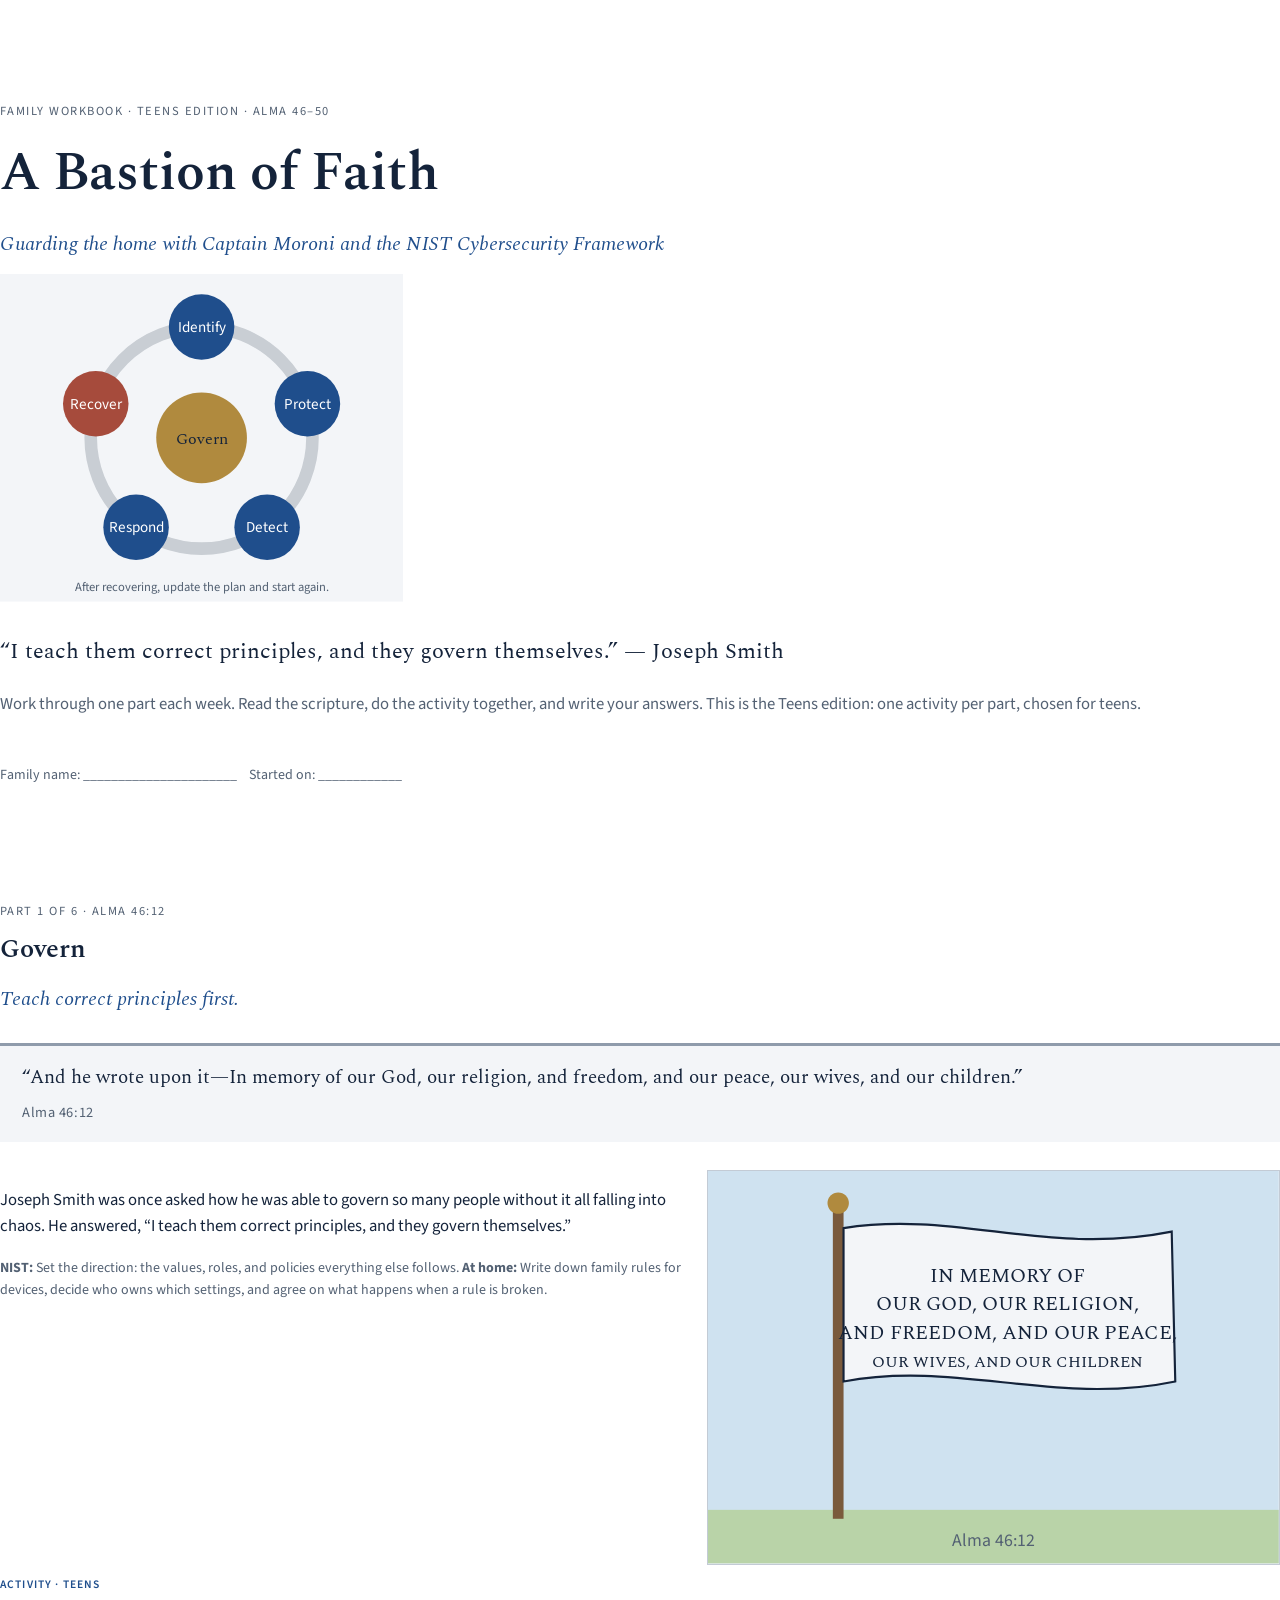
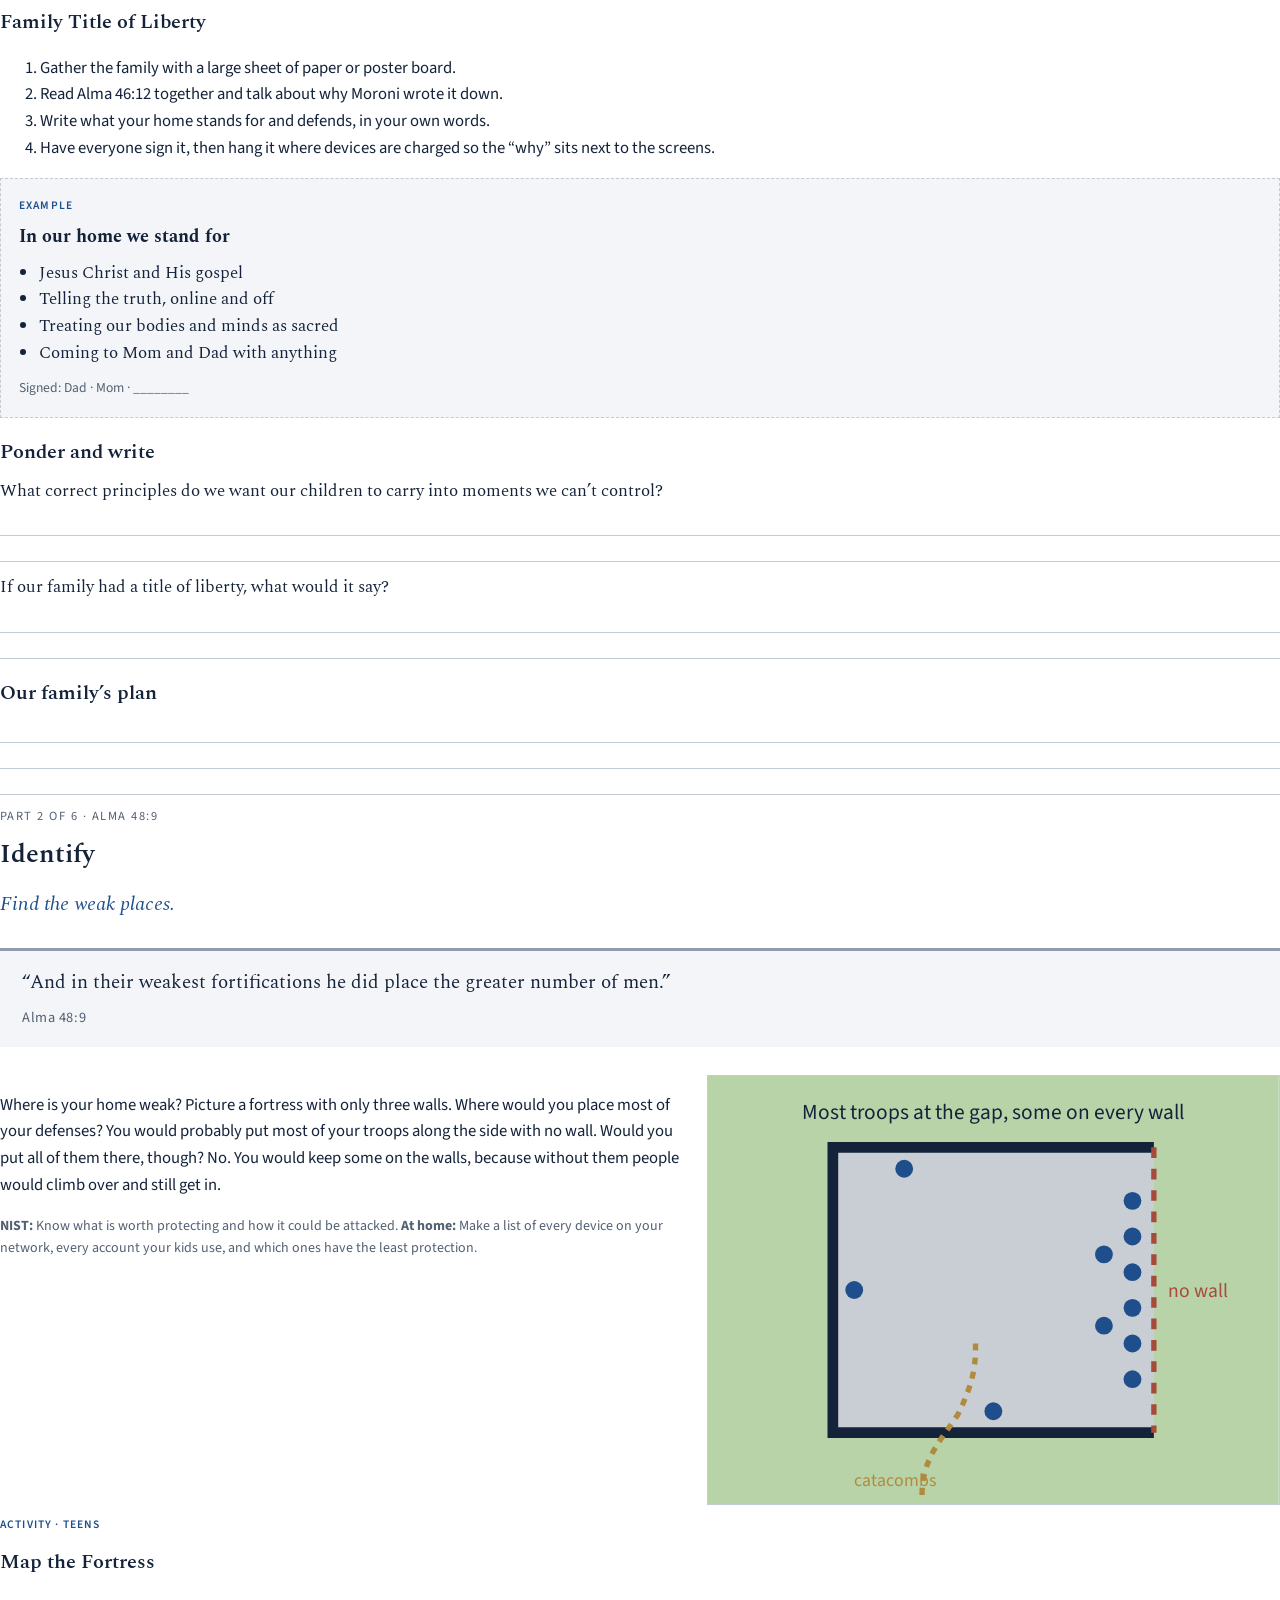
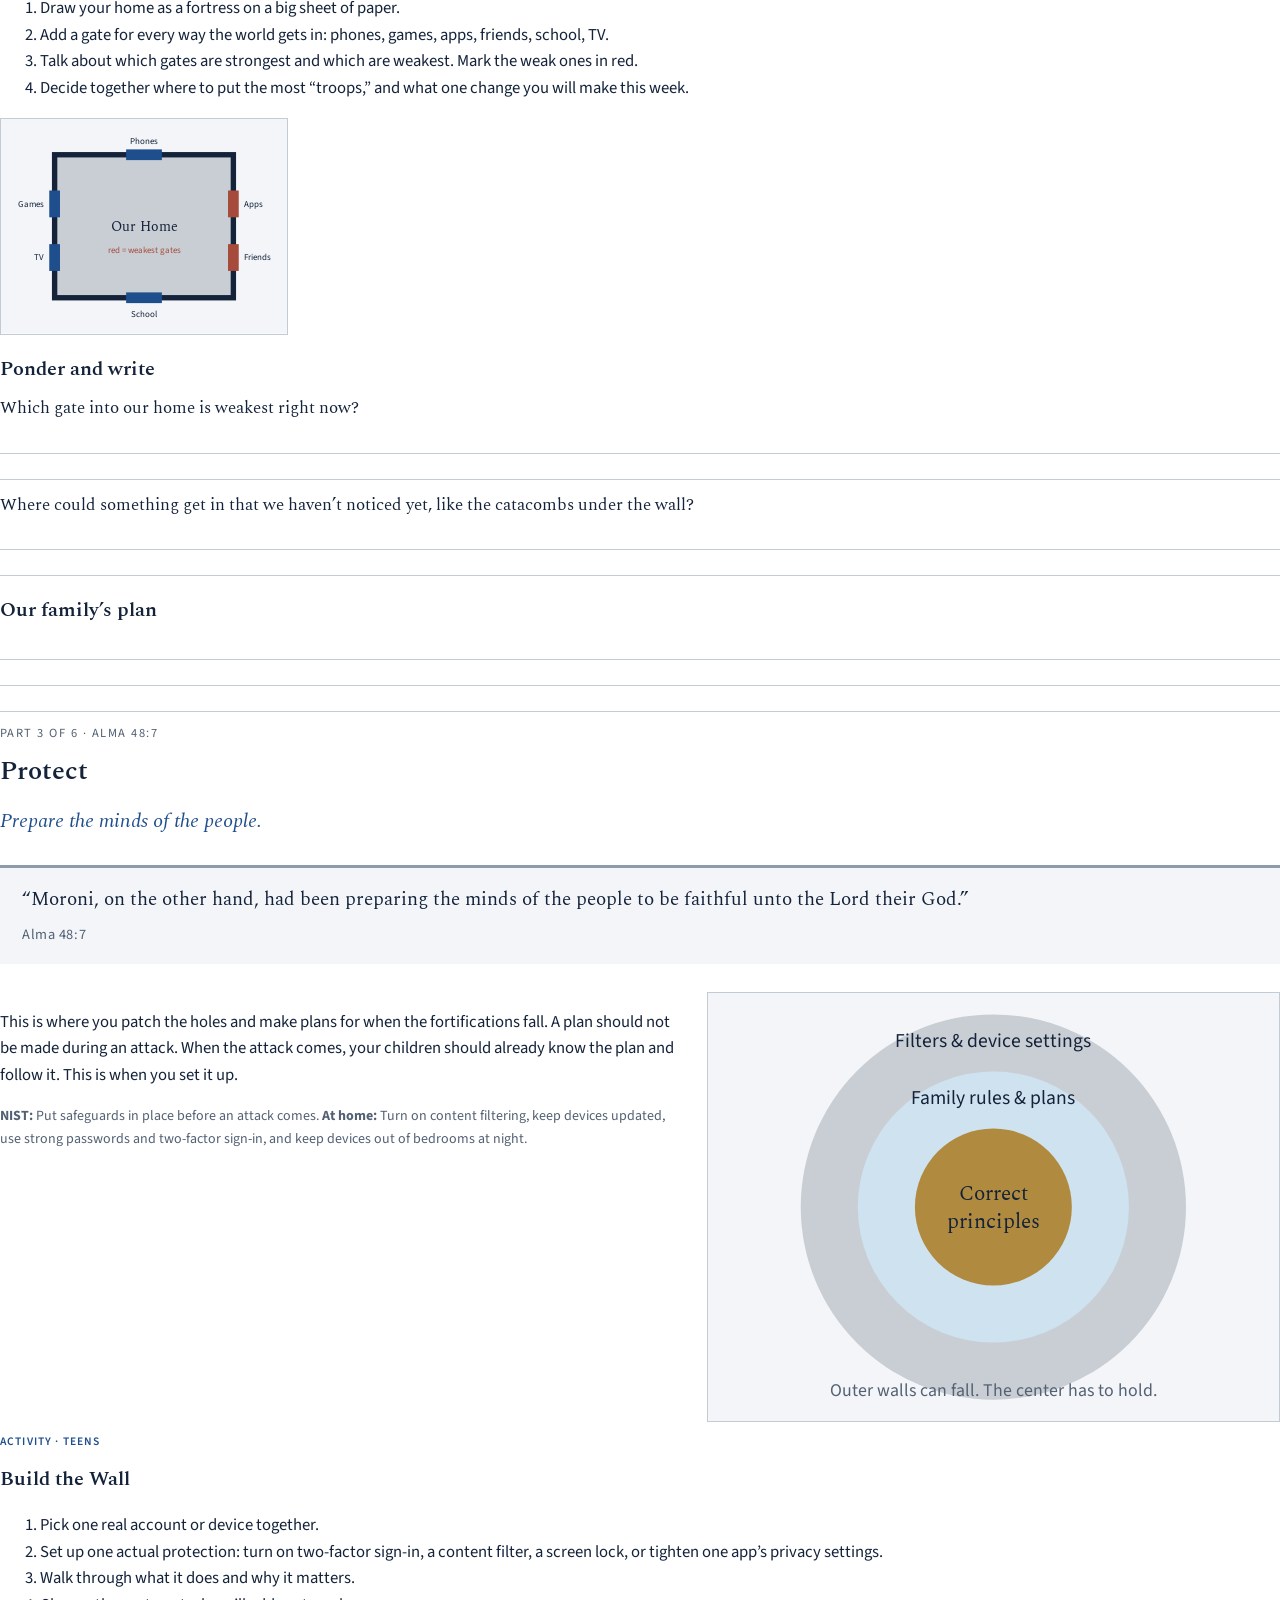
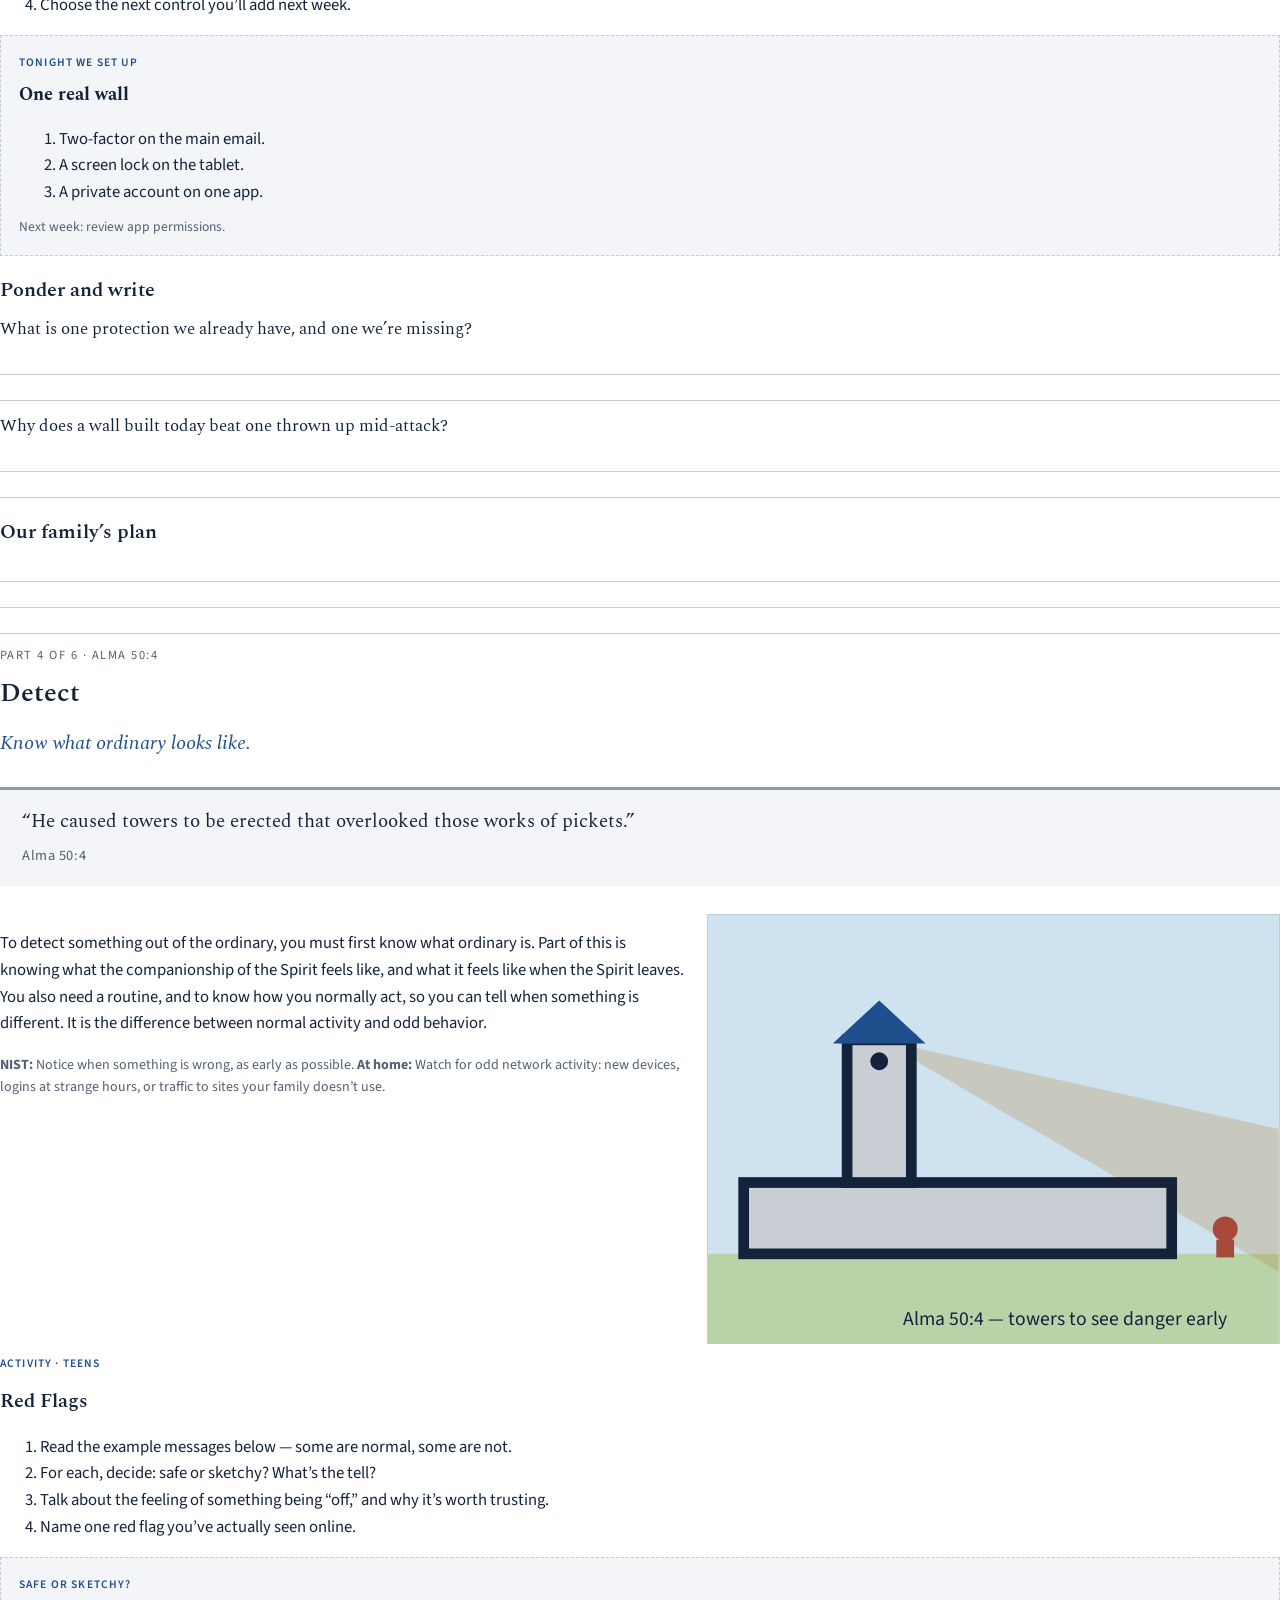
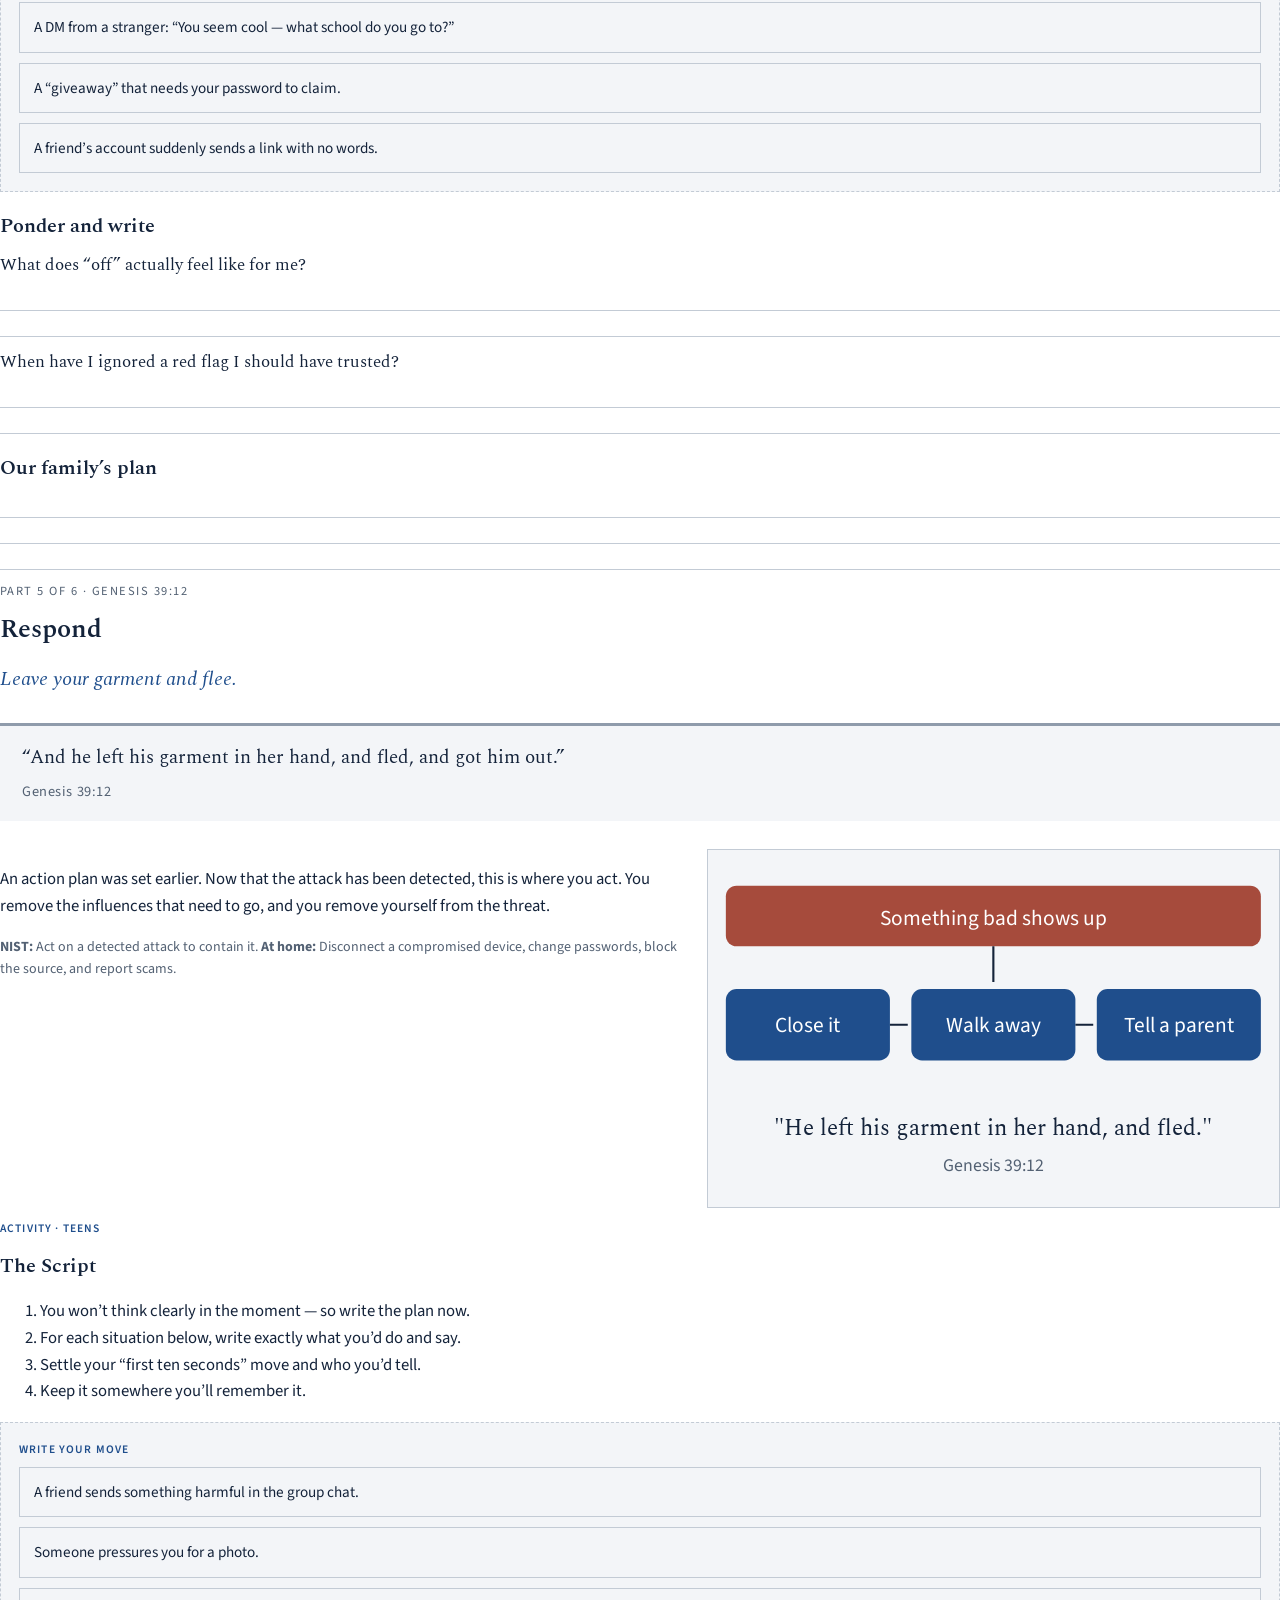
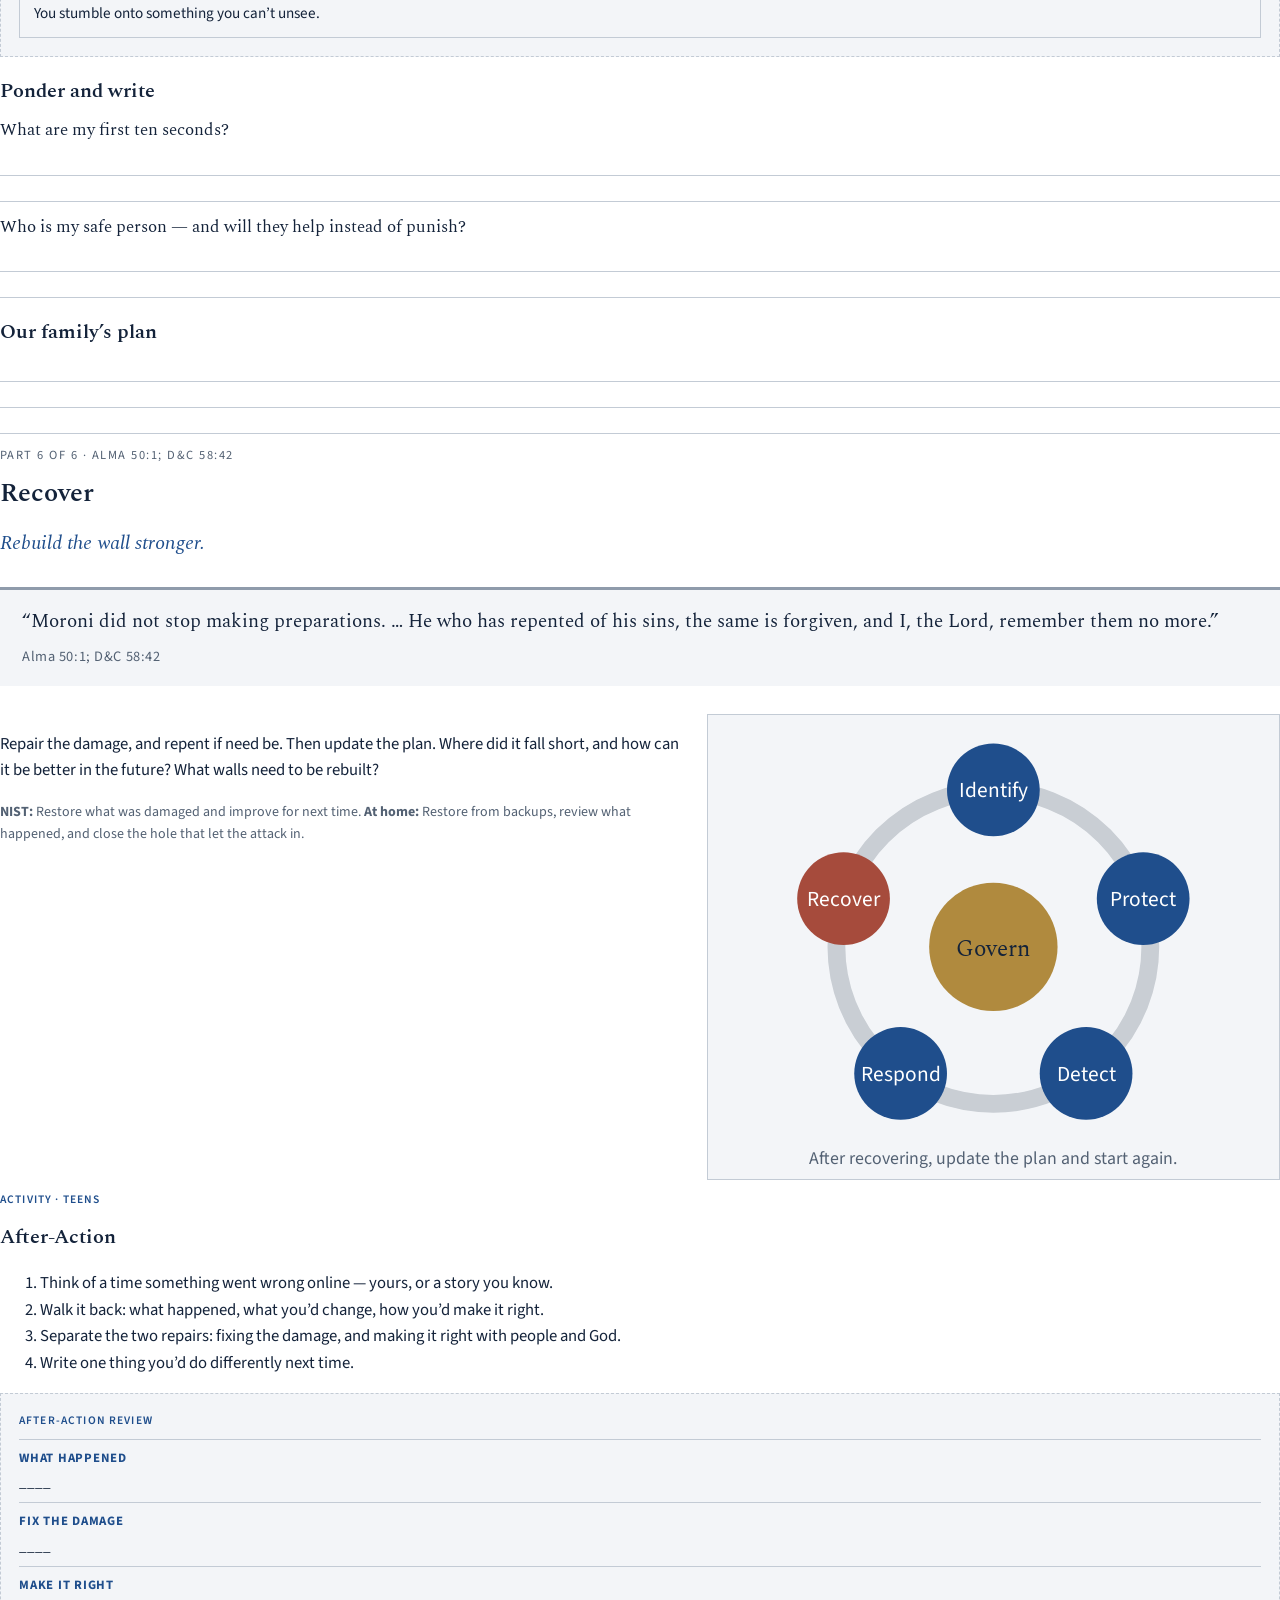
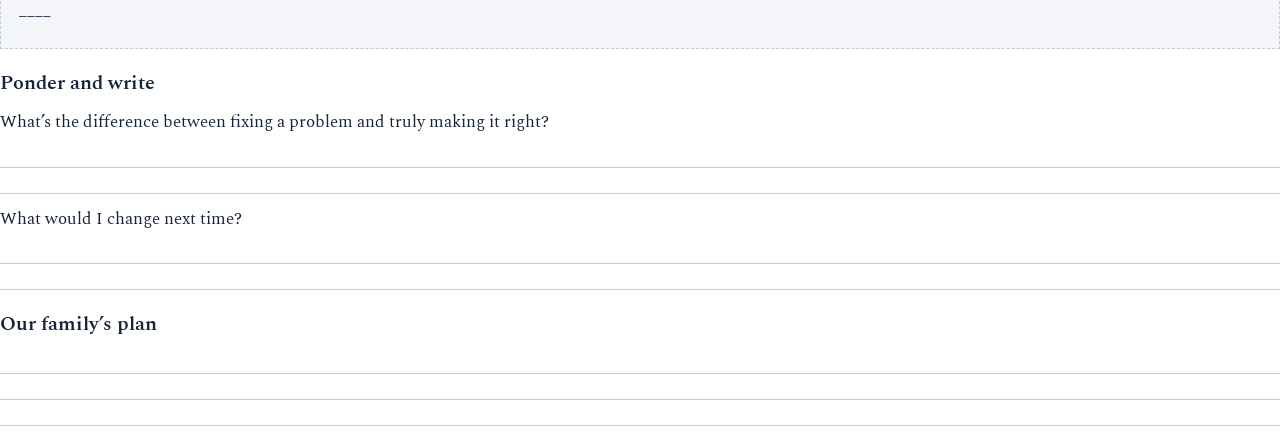
<file: workbook-teens.html>
<!DOCTYPE html><html lang="en"><head><meta charset="utf-8"><title>A Bastion of Faith — Family Workbook</title><link rel="preconnect" href="https://fonts.googleapis.com"><link rel="preconnect" href="https://fonts.gstatic.com" crossorigin><link rel="stylesheet" href="https://fonts.googleapis.com/css2?family=Source+Sans+3:wght@400;600&family=Spectral:ital,wght@0,400;0,600;1,400&display=swap"><style>:root {
  /* Layout: a study-manual column with scripture callouts and activity panels */
  --bg: #dfe4ea; --surface: #eef1f4; --ink: #14233a; --mute: #536173;
  --line: #c3cbd5; --accent: #1f4e8c; --accent-d: #163a69; --gold: #b08a3e; --silver: #8f9bab;
  --head: #1f3f6b; --onhead: #e9eef4; --onhead-mute: #b8c4d2;
  --danger: #a64b3c; --onacc: #ffffff;
  --sky: #cfe2f0; --grass: #b9d3a8; --leaf: #6f9a5a; --trunk: #7a5a3c; --red: #c0392b; --stone: #c9ced4; --white: #ffffff;
  --display: "Spectral", Georgia, "Times New Roman", serif;
  --body: "Source Sans 3", "Segoe UI", system-ui, sans-serif;
}
@media (prefers-color-scheme: dark) { :root:not([data-theme="light"]) {
  --bg: #121820; --surface: #1a222c; --ink: #e6ebf0; --mute: #a3adb8; --line: #2c3743;
  --accent: #7fa7d6; --accent-d: #5f8cc2; --gold: #d2ad5f; --silver: #b8c2cc; --head: #0c1624; --onhead: #e3e8ee; --onhead-mute: #9aa7b6; --danger: #d27a6a; --onacc: #0f1620;
  --sky: #2a3e52; --grass: #33482c; --leaf: #4f7a3e; --trunk: #6b4f35; --red: #d0503f; --stone: #4a5561; --white: #dfe5ea; color-scheme: dark; } }
:root[data-theme="dark"] {
  --bg: #121820; --surface: #1a222c; --ink: #e6ebf0; --mute: #a3adb8; --line: #2c3743;
  --accent: #7fa7d6; --accent-d: #5f8cc2; --gold: #d2ad5f; --silver: #b8c2cc; --head: #0c1624; --onhead: #e3e8ee; --onhead-mute: #9aa7b6; --danger: #d27a6a; --onacc: #0f1620;
  --sky: #2a3e52; --grass: #33482c; --leaf: #4f7a3e; --trunk: #6b4f35; --red: #d0503f; --stone: #4a5561; --white: #dfe5ea; color-scheme: dark; }

* { box-sizing: border-box; }
html { -webkit-text-size-adjust: 100%; }
body { margin: 0; background: var(--bg); color: var(--ink); font: 17px/1.6 var(--body); }
a { color: var(--accent); }
a:focus-visible, button:focus-visible { outline: 3px solid var(--accent); outline-offset: 2px; }
img, svg { max-width: 100%; display: block; }
.wrap { max-width: 1040px; margin: 0 auto; padding-left: max(16px, env(safe-area-inset-left, 0px)); padding-right: max(16px, env(safe-area-inset-right, 0px)); }

/* header */
.site-head { background: var(--head); border-bottom: 3px solid var(--silver); }
.site-head .wrap { display: flex; flex-wrap: wrap; align-items: center; justify-content: space-between; gap: 8px 24px; padding-block: 14px; }
.brand { font-family: var(--display); font-size: 1.2rem; font-weight: 600; color: var(--onhead); text-decoration: none; }
.brand span { color: var(--silver); }
.nav { display: flex; flex-wrap: wrap; gap: 4px 16px; font-size: .95rem; }
.nav a { text-decoration: none; color: var(--onhead-mute); padding: 4px 0; border-bottom: 2px solid transparent; }
.nav a:hover, .nav a[aria-current="page"] { color: var(--onhead); border-color: var(--silver); }

/* lesson heading, styled after a weekly study manual */
.lesson-head { padding-block: 40px 24px; }
.eyebrow { text-transform: uppercase; letter-spacing: .12em; font-size: .78rem; color: var(--mute); margin: 0 0 8px; }
h1 { font-family: var(--display); font-weight: 600; font-size: clamp(2rem, 5vw, 3.1rem); line-height: 1.12; margin: 0 0 10px; text-wrap: balance; }
.subtitle { font-family: var(--display); font-style: italic; font-size: 1.25rem; color: var(--accent); margin: 0; }
h2 { font-family: var(--display); font-weight: 600; font-size: 1.6rem; margin: 0 0 12px; text-wrap: balance; }
h3 { font-family: var(--display); font-weight: 600; font-size: 1.25rem; margin: 0 0 8px; }
h4 { font-family: var(--display); font-size: 1.1rem; margin: 0 0 8px; }

.lead-grid { display: grid; grid-template-columns: minmax(0, 1.25fr) minmax(0, 1fr); gap: 32px; align-items: start; }
.prose { min-width: 0; }
.prose p { margin: 0 0 14px; max-width: 65ch; }

/* Christ image slot */
.christ { margin: 0; background: var(--surface); border: 1px solid var(--line); }
.christ img { width: 100%; height: auto; max-height: 560px; object-fit: cover; object-position: center top; }
.christ figcaption { font-size: .85rem; color: var(--mute); padding: 10px 12px; display: grid; gap: 2px; }
.christ figcaption b { font-family: var(--display); font-size: 1rem; color: var(--ink); font-weight: 600; }
.christ .ph { display: none; aspect-ratio: 4 / 5; place-content: center; text-align: center; padding: 20px; background: repeating-linear-gradient(45deg, var(--bg), var(--bg) 10px, var(--surface) 10px, var(--surface) 20px); color: var(--mute); font-size: .9rem; }
.christ.missing img { display: none; }
.christ.missing .ph { display: grid; }
.ph b { color: var(--ink); font-family: var(--display); font-size: 1.05rem; }

/* scripture callout */
.scripture { margin: 28px 0; padding: 18px 22px; background: var(--surface); border-top: 3px solid var(--silver); }
.scripture blockquote { margin: 0; font-family: var(--display); font-size: 1.2rem; line-height: 1.5; }
.scripture cite { display: block; margin-top: 8px; font-style: normal; font-size: .9rem; color: var(--mute); letter-spacing: .04em; }

.section { padding-block: 28px; border-top: 1px solid var(--line); }
.two { display: grid; grid-template-columns: minmax(0, 1fr) minmax(0, 1fr); gap: 32px; align-items: start; }
.concept { margin: 0; }
.concept svg { width: 100%; height: auto; background: var(--surface); border: 1px solid var(--line); }
.concept figcaption { font-size: .9rem; color: var(--mute); margin-top: 8px; }
.nist-box { font-size: .95rem; background: var(--surface); border: 1px solid var(--line); padding: 14px 16px; }
.nist-box p { margin: 0 0 6px; }
.nist-box p:last-child { margin: 0; }
.label { text-transform: uppercase; letter-spacing: .1em; font-size: .72rem; color: var(--accent); font-weight: 600; }

/* activity */
.activity { background: var(--surface); border: 1px solid var(--line); padding: 24px; display: grid; grid-template-columns: minmax(0, 1fr) minmax(0, 1.1fr); gap: 28px; }
.activity ol { margin: 0; padding-left: 1.2em; display: grid; gap: 6px; }
.ex { min-width: 0; }
.ex-kicker { text-transform: uppercase; letter-spacing: .1em; font-size: .72rem; color: var(--accent); font-weight: 600; margin: 0 0 8px; }
.ex-banner, .ex-drill, .ex-review, .ex-cards { border: 1px dashed var(--line); padding: 18px; background: var(--bg); }
.ex-banner ul { margin: 0 0 10px; padding-left: 1.2em; font-family: var(--display); font-size: 1.05rem; }
.ex-sign, .ex-note { font-size: .85rem; color: var(--mute); margin: 0; }
.ex-drill ol { margin-bottom: 10px; }
.cards3 { display: grid; gap: 10px; }
.sc { background: var(--surface); border: 1px solid var(--line); padding: 12px 14px; font-size: .95rem; }
.rv { display: grid; gap: 2px; padding: 8px 0; border-top: 1px solid var(--line); font-size: .95rem; }
.rv b { font-size: .8rem; text-transform: uppercase; letter-spacing: .06em; color: var(--accent); }
.ex-svg svg { width: 100%; height: auto; border: 1px solid var(--line); }

/* spot the difference */
.ex-spot { grid-column: 1 / -1; }
.spot-pair { display: grid; grid-template-columns: minmax(0, 1fr) minmax(0, 1fr); gap: 16px; }
.spot-pair figure { margin: 0; }
.spot-pair svg { width: 100%; height: auto; border: 1px solid var(--line); }
.spot-pair figcaption { font-size: .85rem; color: var(--mute); margin-top: 4px; }
.spot-target svg { cursor: crosshair; }
.found-ring { fill: none; stroke: var(--danger); stroke-width: 3; }
.spot-bar { display: flex; flex-wrap: wrap; gap: 10px; align-items: center; margin-top: 12px; }
.spot-bar span { font-weight: 600; margin-right: auto; font-variant-numeric: tabular-nums; }
button { font: inherit; font-size: .9rem; padding: 7px 14px; border: 1px solid var(--accent); background: var(--surface); color: var(--accent); cursor: pointer; }
button:hover { background: var(--accent); color: var(--onacc); }
.spot-lesson { margin: 14px 0 0; padding: 12px 14px; background: var(--bg); border-left: 3px solid var(--silver); font-family: var(--display); font-size: 1.05rem; }

.questions ul { margin: 0; padding-left: 1.2em; display: grid; gap: 6px; font-family: var(--display); font-size: 1.1rem; }

/* pager */
.pager { display: flex; justify-content: space-between; gap: 12px; flex-wrap: wrap; padding-block: 28px 48px; }
.pager a { text-decoration: none; padding: 10px 16px; border: 1px solid var(--line); background: var(--surface); color: var(--ink); }
.pager a:hover { border-color: var(--accent); }

/* overview */
.hero-grid { display: grid; grid-template-columns: minmax(0, 1.4fr) minmax(0, 1fr); gap: 36px; align-items: start; }
.intro-quote { font-family: var(--display); font-size: 1.35rem; line-height: 1.45; margin: 20px 0 10px; }
.intro-quote + p { color: var(--mute); margin: 0 0 18px; }
.download { display: inline-block; margin-top: 8px; padding: 12px 18px; background: var(--accent); color: var(--onacc); text-decoration: none; font-weight: 600; }
.download:hover { background: var(--accent-d); }
.grid-cards { display: grid; grid-template-columns: repeat(3, minmax(0, 1fr)); gap: 18px; padding-block: 8px 48px; }
.tcard { display: grid; grid-template-rows: auto 1fr; background: var(--surface); border: 1px solid var(--line); color: var(--ink); text-decoration: none; transition: border-color .15s, transform .15s; }
.tcard:hover { border-color: var(--accent); transform: translateY(-2px); }
.tcard svg { width: 100%; height: auto; border-bottom: 1px solid var(--line); }
.tcard .tc-body { padding: 14px 16px 18px; display: grid; gap: 6px; align-content: start; }
.tcard .tc-tag { font-family: var(--display); font-style: italic; color: var(--accent); }
.tcard p { margin: 0; font-size: .95rem; color: var(--mute); }
.site-foot { border-top: 1px solid var(--line); font-size: .85rem; color: var(--mute); }
.site-foot .wrap { padding-block: 20px; }

/* svg paint classes */
.f-sky { fill: var(--sky); } .f-grass { fill: var(--grass); } .f-leaf { fill: var(--leaf); } .f-trunk { fill: var(--trunk); }
.f-red { fill: var(--red); } .f-stone { fill: var(--stone); } .f-white { fill: var(--white); } .f-paper { fill: var(--surface); }
.f-acc { fill: var(--accent); } .f-accd { fill: var(--accent-d); } .f-gold { fill: var(--gold); } .f-danger { fill: var(--danger); } .f-ink { fill: var(--ink); }
.st-ink { stroke: var(--ink); stroke-width: 1.2; } .st-wall { stroke: var(--ink); stroke-width: 6; }
.st-danger { stroke: var(--danger); stroke-width: 3; } .st-gold { stroke: var(--gold); stroke-width: 3; } .st-stone { stroke: var(--stone); }
.t-ink { fill: var(--ink); } .t-mute { fill: var(--mute); } .t-gold { fill: var(--gold); } .t-danger { fill: var(--danger); } .t-onacc { fill: var(--onacc); }
.t-serif { font-family: var(--display); }
svg text { font-family: var(--body); }

@media (max-width: 760px) {
  .lead-grid, .two, .activity, .hero-grid { grid-template-columns: minmax(0, 1fr); }
  .grid-cards { grid-template-columns: minmax(0, 1fr); }
  .christ { max-width: 360px; }
}
@media (min-width: 761px) and (max-width: 960px) { .grid-cards { grid-template-columns: repeat(2, minmax(0, 1fr)); } }
@media (prefers-reduced-motion: reduce) { * { transition: none !important; } }

@page { size: letter; margin: 0.6in; }
body { background: #fff; font-size: 12.5pt; }
:root { --surface: #f3f5f8; --bg: #f3f5f8; }
.wb-page { break-after: page; }
.wb-page:last-child { break-after: auto; }
.cover { min-height: 9.4in; display: grid; align-content: center; gap: 14px; text-align: left; break-after: page; }
.cover h1 { font-size: 40pt; }
.cover svg { max-width: 4.2in; }
.wb-two { display: grid; grid-template-columns: 1.2fr 1fr; gap: 20px; align-items: start; }
.wb-two svg { width: 100%; height: auto; border: 1px solid var(--line); }
.small { font-size: 10.5pt; color: var(--mute); }
.lines { display: grid; gap: 0; margin: 6px 0 12px; }
.lines span { display: block; height: 26px; border-bottom: 1px solid var(--line); }
.q p { margin: 10px 0 0; font-family: var(--display); }
.mt { margin-top: 18px; }
.ex { margin-top: 12px; }
.spot-pair svg { border: 1px solid var(--line); }
.ex-svg svg { max-width: 3in; }
</style></head><body>
<section class="cover">
<p class="eyebrow">Family Workbook · Teens Edition · Alma 46–50</p>
<h1>A Bastion of Faith</h1>
<p class="subtitle">Guarding the home with Captain Moroni and the NIST Cybersecurity Framework</p>
<svg viewBox="0 0 320 260" role="img" aria-label="The NIST framework as a cycle with Govern at the center">
<rect class="f-paper" width="320" height="260"/>
<circle class="st-stone" fill="none" stroke-width="10" cx="160" cy="130" r="88"/>
<circle class="f-gold" cx="160" cy="130" r="36"/>
<text class="t-ink t-serif" x="160" y="135" text-anchor="middle" font-size="13">Govern</text>
<g font-size="12" text-anchor="middle">
<circle class="f-acc" cx="160" cy="42" r="26"/><text class="t-onacc" x="160" y="46">Identify</text>
<circle class="f-acc" cx="244" cy="103" r="26"/><text class="t-onacc" x="244" y="107">Protect</text>
<circle class="f-acc" cx="212" cy="201" r="26"/><text class="t-onacc" x="212" y="205">Detect</text>
<circle class="f-acc" cx="108" cy="201" r="26"/><text class="t-onacc" x="108" y="205">Respond</text>
<circle class="f-danger" cx="76" cy="103" r="26"/><text class="t-onacc" x="76" y="107">Recover</text>
</g>
<text class="t-mute" x="160" y="252" text-anchor="middle" font-size="10">After recovering, update the plan and start again.</text>
</svg>
<p class="intro-quote">“I teach them correct principles, and they govern themselves.” — Joseph Smith</p>
<p>Work through one part each week. Read the scripture, do the activity together, and write your answers. This is the Teens edition: one activity per part, chosen for teens.</p>
<p class="small">Family name: ______________________ &nbsp;&nbsp; Started on: ____________</p>
</section>
<section class="wb-page">
<p class="eyebrow">Part 1 of 6 · Alma 46:12</p>
<h2>Govern</h2><p class="subtitle">Teach correct principles first.</p>
<div class="scripture"><blockquote>“And he wrote upon it—In memory of our God, our religion, and freedom, and our peace, our wives, and our children.”</blockquote><cite>Alma 46:12</cite></div>
<div class="wb-two"><div><p>Joseph Smith was once asked how he was able to govern so many people without it all falling into chaos. He answered, “I teach them correct principles, and they govern themselves.”</p><p class="small"><b>NIST:</b> Set the direction: the values, roles, and policies everything else follows. <b>At home:</b> Write down family rules for devices, decide who owns which settings, and agree on what happens when a rule is broken.</p></div><figure class="concept"><svg viewBox="0 0 320 220" role="img" aria-label="The title of liberty raised on a pole">
<rect class="f-sky" width="320" height="220"/>
<rect class="f-grass" y="190" width="320" height="30"/>
<rect class="f-trunk" x="70" y="20" width="6" height="175"/>
<circle class="f-gold" cx="73" cy="18" r="6"/>
<path class="f-paper st-ink" d="M76 32 C140 22 190 48 260 34 L262 118 C195 132 140 106 76 118 Z"/>
<text class="t-ink t-serif" x="168" y="62" text-anchor="middle" font-size="11">IN MEMORY OF</text>
<text class="t-ink t-serif" x="168" y="78" text-anchor="middle" font-size="11">OUR GOD, OUR RELIGION,</text>
<text class="t-ink t-serif" x="168" y="94" text-anchor="middle" font-size="11">AND FREEDOM, AND OUR PEACE,</text>
<text class="t-ink t-serif" x="168" y="110" text-anchor="middle" font-size="9">OUR WIVES, AND OUR CHILDREN</text>
<text class="t-mute" x="160" y="210" text-anchor="middle" font-size="10">Alma 46:12</text>
</svg></figure></div>
</section>
<section class="wb-page">
<p class="label">Activity &#183; Teens</p><h3>Family Title of Liberty</h3><ol><li>Gather the family with a large sheet of paper or poster board.</li><li>Read Alma 46:12 together and talk about why Moroni wrote it down.</li><li>Write what your home stands for and defends, in your own words.</li><li>Have everyone sign it, then hang it where devices are charged so the “why” sits next to the screens.</li></ol>
<div class="ex ex-banner"><p class="ex-kicker">Example</p><h4>In our home we stand for</h4>
<ul><li>Jesus Christ and His gospel</li><li>Telling the truth, online and off</li><li>Treating our bodies and minds as sacred</li><li>Coming to Mom and Dad with anything</li></ul>
<p class="ex-sign">Signed: Dad · Mom · ________</p></div>
<h3 class="mt">Ponder and write</h3><div class='q'><p>What correct principles do we want our children to carry into moments we can’t control?</p><div class="lines"><span></span><span></span></div></div><div class='q'><p>If our family had a title of liberty, what would it say?</p><div class="lines"><span></span><span></span></div></div>
<h3 class="mt">Our family’s plan</h3><div class="lines"><span></span><span></span><span></span></div>
</section>
<section class="wb-page">
<p class="eyebrow">Part 2 of 6 · Alma 48:9</p>
<h2>Identify</h2><p class="subtitle">Find the weak places.</p>
<div class="scripture"><blockquote>“And in their weakest fortifications he did place the greater number of men.”</blockquote><cite>Alma 48:9</cite></div>
<div class="wb-two"><div><p>Where is your home weak? Picture a fortress with only three walls. Where would you place most of your defenses? You would probably put most of your troops along the side with no wall. Would you put all of them there, though? No. You would keep some on the walls, because without them people would climb over and still get in.</p><p class="small"><b>NIST:</b> Know what is worth protecting and how it could be attacked. <b>At home:</b> Make a list of every device on your network, every account your kids use, and which ones have the least protection.</p></div><figure class="concept"><svg viewBox="0 0 320 240" role="img" aria-label="A fortress seen from above with one wall missing and a tunnel under another">
<rect class="f-grass" width="320" height="240"/>
<rect class="f-stone" x="70" y="40" width="180" height="160"/>
<g class="st-wall" fill="none"><path d="M250 40 L70 40 L70 200 L250 200"/></g>
<line class="st-danger" x1="250" y1="40" x2="250" y2="200" stroke-dasharray="6 6"/>
<text class="t-danger" x="258" y="124" font-size="11">no wall</text>
<g class="f-acc"><circle cx="238" cy="70" r="5"/><circle cx="238" cy="90" r="5"/><circle cx="238" cy="110" r="5"/><circle cx="238" cy="130" r="5"/><circle cx="238" cy="150" r="5"/><circle cx="238" cy="170" r="5"/><circle cx="222" cy="100" r="5"/><circle cx="222" cy="140" r="5"/>
<circle cx="110" cy="52" r="5"/><circle cx="82" cy="120" r="5"/><circle cx="160" cy="188" r="5"/></g>
<path class="st-gold" fill="none" stroke-dasharray="4 4" d="M120 235 C120 215 130 205 140 190 C150 170 150 160 150 150"/>
<text class="t-gold" x="128" y="230" font-size="10" text-anchor="end">catacombs</text>
<text class="t-ink" x="160" y="24" text-anchor="middle" font-size="12">Most troops at the gap, some on every wall</text>
</svg></figure></div>
</section>
<section class="wb-page">
<p class="label">Activity &#183; Teens</p><h3>Map the Fortress</h3><ol><li>Draw your home as a fortress on a big sheet of paper.</li><li>Add a gate for every way the world gets in: phones, games, apps, friends, school, TV.</li><li>Talk about which gates are strongest and which are weakest. Mark the weak ones in red.</li><li>Decide together where to put the most “troops,” and what one change you will make this week.</li></ol>
<div class="ex ex-svg"><svg viewBox="0 0 320 240" role="img" aria-label="Example family fortress map with gates labeled">
<rect class="f-paper" width="320" height="240"/>
<rect class="f-stone st-wall" x="60" y="40" width="200" height="160" fill-opacity="1"/>
<text class="t-ink t-serif" x="160" y="125" text-anchor="middle" font-size="16">Our Home</text>
<g font-size="10" class="t-ink">
<rect class="f-acc" x="140" y="34" width="40" height="12"/><text x="160" y="28" text-anchor="middle">Phones</text>
<rect class="f-acc" x="140" y="194" width="40" height="12"/><text x="160" y="222" text-anchor="middle">School</text>
<rect class="f-acc" x="54" y="80" width="12" height="30"/><text x="48" y="98" text-anchor="end">Games</text>
<rect class="f-acc" x="54" y="140" width="12" height="30"/><text x="48" y="158" text-anchor="end">TV</text>
<rect class="f-danger" x="254" y="80" width="12" height="30"/><text x="272" y="98">Apps</text>
<rect class="f-danger" x="254" y="140" width="12" height="30"/><text x="272" y="158">Friends</text>
</g>
<text class="t-danger" x="160" y="150" text-anchor="middle" font-size="10">red = weakest gates</text>
</svg></div>
<h3 class="mt">Ponder and write</h3><div class='q'><p>Which gate into our home is weakest right now?</p><div class="lines"><span></span><span></span></div></div><div class='q'><p>Where could something get in that we haven’t noticed yet, like the catacombs under the wall?</p><div class="lines"><span></span><span></span></div></div>
<h3 class="mt">Our family’s plan</h3><div class="lines"><span></span><span></span><span></span></div>
</section>
<section class="wb-page">
<p class="eyebrow">Part 3 of 6 · Alma 48:7</p>
<h2>Protect</h2><p class="subtitle">Prepare the minds of the people.</p>
<div class="scripture"><blockquote>“Moroni, on the other hand, had been preparing the minds of the people to be faithful unto the Lord their God.”</blockquote><cite>Alma 48:7</cite></div>
<div class="wb-two"><div><p>This is where you patch the holes and make plans for when the fortifications fall. A plan should not be made during an attack. When the attack comes, your children should already know the plan and follow it. This is when you set it up.</p><p class="small"><b>NIST:</b> Put safeguards in place before an attack comes. <b>At home:</b> Turn on content filtering, keep devices updated, use strong passwords and two-factor sign-in, and keep devices out of bedrooms at night.</p></div><figure class="concept"><svg viewBox="0 0 320 240" role="img" aria-label="Three rings of protection around the home with correct principles at the center">
<rect class="f-paper" width="320" height="240"/>
<circle class="f-stone" cx="160" cy="120" r="108"/>
<circle class="f-sky" cx="160" cy="120" r="76"/>
<circle class="f-gold" cx="160" cy="120" r="44"/>
<text class="t-ink" x="160" y="30" text-anchor="middle" font-size="11">Filters &amp; device settings</text>
<text class="t-ink" x="160" y="62" text-anchor="middle" font-size="11">Family rules &amp; plans</text>
<text class="t-ink t-serif" x="160" y="116" text-anchor="middle" font-size="12">Correct</text>
<text class="t-ink t-serif" x="160" y="132" text-anchor="middle" font-size="12">principles</text>
<text class="t-mute" x="160" y="226" text-anchor="middle" font-size="10">Outer walls can fall. The center has to hold.</text>
</svg></figure></div>
</section>
<section class="wb-page"><p class="label">Activity &#183; Teens</p><h3>Build the Wall</h3><ol><li>Pick one real account or device together.</li><li>Set up one actual protection: turn on two-factor sign-in, a content filter, a screen lock, or tighten one app&#8217;s privacy settings.</li><li>Walk through what it does and why it matters.</li><li>Choose the next control you&#8217;ll add next week.</li></ol><div class="ex ex-drill"><p class="ex-kicker">Tonight we set up</p><h4>One real wall</h4><ol><li>Two-factor on the main email.</li><li>A screen lock on the tablet.</li><li>A private account on one app.</li></ol><p class="ex-note">Next week: review app permissions.</p></div><h3 class="mt">Ponder and write</h3><div class="q"><p>What is one protection we already have, and one we&#8217;re missing?</p><div class="lines"><span></span><span></span></div></div><div class="q"><p>Why does a wall built today beat one thrown up mid-attack?</p><div class="lines"><span></span><span></span></div></div><h3 class="mt">Our family&#8217;s plan</h3><div class="lines"><span></span><span></span><span></span></div></section>
<section class="wb-page">
<p class="eyebrow">Part 4 of 6 · Alma 50:4</p>
<h2>Detect</h2><p class="subtitle">Know what ordinary looks like.</p>
<div class="scripture"><blockquote>“He caused towers to be erected that overlooked those works of pickets.”</blockquote><cite>Alma 50:4</cite></div>
<div class="wb-two"><div><p>To detect something out of the ordinary, you must first know what ordinary is. Part of this is knowing what the companionship of the Spirit feels like, and what it feels like when the Spirit leaves. You also need a routine, and to know how you normally act, so you can tell when something is different. It is the difference between normal activity and odd behavior.</p><p class="small"><b>NIST:</b> Notice when something is wrong, as early as possible. <b>At home:</b> Watch for odd network activity: new devices, logins at strange hours, or traffic to sites your family doesn’t use.</p></div><figure class="concept"><svg viewBox="0 0 320 240" role="img" aria-label="A watchtower overlooking a wall, spotting danger approaching">
<rect class="f-sky" width="320" height="240"/>
<rect class="f-grass" y="190" width="320" height="50"/>
<polygon class="f-gold" fill-opacity=".28" points="96,70 320,120 320,200"/>
<rect class="f-stone st-wall" x="20" y="150" width="240" height="40"/>
<rect class="f-stone st-wall" x="78" y="70" width="36" height="80"/>
<polygon class="f-acc" points="70,72 96,48 122,72"/>
<circle class="f-ink" cx="96" cy="82" r="5"/>
<g class="f-danger"><circle cx="290" cy="176" r="7"/><rect x="285" y="182" width="10" height="10"/></g>
<text class="t-ink" x="200" y="230" text-anchor="middle" font-size="11">Alma 50:4 — towers to see danger early</text>
</svg></figure></div>
</section>
<section class="wb-page"><p class="label">Activity &#183; Teens</p><h3>Red Flags</h3><ol><li>Read the example messages below &#8212; some are normal, some are not.</li><li>For each, decide: safe or sketchy? What&#8217;s the tell?</li><li>Talk about the feeling of something being &#8220;off,&#8221; and why it&#8217;s worth trusting.</li><li>Name one red flag you&#8217;ve actually seen online.</li></ol><div class="ex ex-cards"><p class="ex-kicker">Safe or sketchy?</p><div class="cards3"><div class="sc">A DM from a stranger: &#8220;You seem cool &#8212; what school do you go to?&#8221;</div><div class="sc">A &#8220;giveaway&#8221; that needs your password to claim.</div><div class="sc">A friend&#8217;s account suddenly sends a link with no words.</div></div></div><h3 class="mt">Ponder and write</h3><div class="q"><p>What does &#8220;off&#8221; actually feel like for me?</p><div class="lines"><span></span><span></span></div></div><div class="q"><p>When have I ignored a red flag I should have trusted?</p><div class="lines"><span></span><span></span></div></div><h3 class="mt">Our family&#8217;s plan</h3><div class="lines"><span></span><span></span><span></span></div></section>
<section class="wb-page">
<p class="eyebrow">Part 5 of 6 · Genesis 39:12</p>
<h2>Respond</h2><p class="subtitle">Leave your garment and flee.</p>
<div class="scripture"><blockquote>“And he left his garment in her hand, and fled, and got him out.”</blockquote><cite>Genesis 39:12</cite></div>
<div class="wb-two"><div><p>An action plan was set earlier. Now that the attack has been detected, this is where you act. You remove the influences that need to go, and you remove yourself from the threat.</p><p class="small"><b>NIST:</b> Act on a detected attack to contain it. <b>At home:</b> Disconnect a compromised device, change passwords, block the source, and report scams.</p></div><figure class="concept"><svg viewBox="0 0 320 200" role="img" aria-label="Response steps: close it, walk away, tell a parent">
<rect class="f-paper" width="320" height="200"/>
<g font-size="12" class="t-ink" text-anchor="middle">
<rect class="f-danger" x="10" y="20" width="300" height="34" rx="6"/><text x="160" y="42" class="t-onacc">Something bad shows up</text>
<rect class="f-acc" x="10" y="78" width="92" height="40" rx="6"/><text x="56" y="102" class="t-onacc">Close it</text>
<rect class="f-acc" x="114" y="78" width="92" height="40" rx="6"/><text x="160" y="102" class="t-onacc">Walk away</text>
<rect class="f-acc" x="218" y="78" width="92" height="40" rx="6"/><text x="264" y="102" class="t-onacc">Tell a parent</text>
<path class="st-ink" fill="none" d="M160 54 L160 74 M102 98 L112 98 M206 98 L216 98"/>
<text x="160" y="160" class="t-ink t-serif" font-size="13">"He left his garment in her hand, and fled."</text>
<text x="160" y="180" class="t-mute" font-size="10">Genesis 39:12</text>
</g>
</svg></figure></div>
</section>
<section class="wb-page"><p class="label">Activity &#183; Teens</p><h3>The Script</h3><ol><li>You won&#8217;t think clearly in the moment &#8212; so write the plan now.</li><li>For each situation below, write exactly what you&#8217;d do and say.</li><li>Settle your &#8220;first ten seconds&#8221; move and who you&#8217;d tell.</li><li>Keep it somewhere you&#8217;ll remember it.</li></ol><div class="ex ex-cards"><p class="ex-kicker">Write your move</p><div class="cards3"><div class="sc">A friend sends something harmful in the group chat.</div><div class="sc">Someone pressures you for a photo.</div><div class="sc">You stumble onto something you can&#8217;t unsee.</div></div></div><h3 class="mt">Ponder and write</h3><div class="q"><p>What are my first ten seconds?</p><div class="lines"><span></span><span></span></div></div><div class="q"><p>Who is my safe person &#8212; and will they help instead of punish?</p><div class="lines"><span></span><span></span></div></div><h3 class="mt">Our family&#8217;s plan</h3><div class="lines"><span></span><span></span><span></span></div></section>
<section class="wb-page">
<p class="eyebrow">Part 6 of 6 · Alma 50:1; D&C 58:42</p>
<h2>Recover</h2><p class="subtitle">Rebuild the wall stronger.</p>
<div class="scripture"><blockquote>“Moroni did not stop making preparations. … He who has repented of his sins, the same is forgiven, and I, the Lord, remember them no more.”</blockquote><cite>Alma 50:1; D&C 58:42</cite></div>
<div class="wb-two"><div><p>Repair the damage, and repent if need be. Then update the plan. Where did it fall short, and how can it be better in the future? What walls need to be rebuilt?</p><p class="small"><b>NIST:</b> Restore what was damaged and improve for next time. <b>At home:</b> Restore from backups, review what happened, and close the hole that let the attack in.</p></div><figure class="concept"><svg viewBox="0 0 320 260" role="img" aria-label="The NIST framework as a cycle with Govern at the center">
<rect class="f-paper" width="320" height="260"/>
<circle class="st-stone" fill="none" stroke-width="10" cx="160" cy="130" r="88"/>
<circle class="f-gold" cx="160" cy="130" r="36"/>
<text class="t-ink t-serif" x="160" y="135" text-anchor="middle" font-size="13">Govern</text>
<g font-size="12" text-anchor="middle">
<circle class="f-acc" cx="160" cy="42" r="26"/><text class="t-onacc" x="160" y="46">Identify</text>
<circle class="f-acc" cx="244" cy="103" r="26"/><text class="t-onacc" x="244" y="107">Protect</text>
<circle class="f-acc" cx="212" cy="201" r="26"/><text class="t-onacc" x="212" y="205">Detect</text>
<circle class="f-acc" cx="108" cy="201" r="26"/><text class="t-onacc" x="108" y="205">Respond</text>
<circle class="f-danger" cx="76" cy="103" r="26"/><text class="t-onacc" x="76" y="107">Recover</text>
</g>
<text class="t-mute" x="160" y="252" text-anchor="middle" font-size="10">After recovering, update the plan and start again.</text>
</svg></figure></div>
</section>
<section class="wb-page"><p class="label">Activity &#183; Teens</p><h3>After-Action</h3><ol><li>Think of a time something went wrong online &#8212; yours, or a story you know.</li><li>Walk it back: what happened, what you&#8217;d change, how you&#8217;d make it right.</li><li>Separate the two repairs: fixing the damage, and making it right with people and God.</li><li>Write one thing you&#8217;d do differently next time.</li></ol><div class="ex ex-review"><p class="ex-kicker">After-action review</p><div class="rv"><b>What happened</b><span>____</span></div><div class="rv"><b>Fix the damage</b><span>____</span></div><div class="rv"><b>Make it right</b><span>____</span></div></div><h3 class="mt">Ponder and write</h3><div class="q"><p>What&#8217;s the difference between fixing a problem and truly making it right?</p><div class="lines"><span></span><span></span></div></div><div class="q"><p>What would I change next time?</p><div class="lines"><span></span><span></span></div></div><h3 class="mt">Our family&#8217;s plan</h3><div class="lines"><span></span><span></span><span></span></div></section>
</body></html>
</file>
<file: style.css>
:root {
  /* Layout: a study-manual column with scripture callouts and activity panels */
  --bg: #dfe4ea; --surface: #eef1f4; --ink: #14233a; --mute: #536173;
  --line: #c3cbd5; --accent: #1f4e8c; --accent-d: #163a69; --gold: #b08a3e; --silver: #8f9bab;
  --head: #1f3f6b; --onhead: #e9eef4; --onhead-mute: #b8c4d2;
  --danger: #a64b3c; --onacc: #ffffff;
  --sky: #cfe2f0; --grass: #b9d3a8; --leaf: #6f9a5a; --trunk: #7a5a3c; --red: #c0392b; --stone: #c9ced4; --white: #ffffff;
  --display: "Spectral", Georgia, "Times New Roman", serif;
  --body: "Source Sans 3", "Segoe UI", system-ui, sans-serif;
}
@media (prefers-color-scheme: dark) { :root:not([data-theme="light"]) {
  --bg: #121820; --surface: #1a222c; --ink: #e6ebf0; --mute: #a3adb8; --line: #2c3743;
  --accent: #7fa7d6; --accent-d: #5f8cc2; --gold: #d2ad5f; --silver: #b8c2cc; --head: #0c1624; --onhead: #e3e8ee; --onhead-mute: #9aa7b6; --danger: #d27a6a; --onacc: #0f1620;
  --sky: #2a3e52; --grass: #33482c; --leaf: #4f7a3e; --trunk: #6b4f35; --red: #d0503f; --stone: #4a5561; --white: #dfe5ea; color-scheme: dark; } }
:root[data-theme="dark"] {
  --bg: #121820; --surface: #1a222c; --ink: #e6ebf0; --mute: #a3adb8; --line: #2c3743;
  --accent: #7fa7d6; --accent-d: #5f8cc2; --gold: #d2ad5f; --silver: #b8c2cc; --head: #0c1624; --onhead: #e3e8ee; --onhead-mute: #9aa7b6; --danger: #d27a6a; --onacc: #0f1620;
  --sky: #2a3e52; --grass: #33482c; --leaf: #4f7a3e; --trunk: #6b4f35; --red: #d0503f; --stone: #4a5561; --white: #dfe5ea; color-scheme: dark; }

* { box-sizing: border-box; }
html { -webkit-text-size-adjust: 100%; }
body { margin: 0; background: var(--bg); color: var(--ink); font: 17px/1.6 var(--body); }
a { color: var(--accent); }
a:focus-visible, button:focus-visible { outline: 3px solid var(--accent); outline-offset: 2px; }
img, svg { max-width: 100%; display: block; }
.wrap { max-width: 1040px; margin: 0 auto; padding-left: max(16px, env(safe-area-inset-left, 0px)); padding-right: max(16px, env(safe-area-inset-right, 0px)); }

/* header */
.site-head { background: var(--head); border-bottom: 3px solid var(--silver); }
.site-head .wrap { display: flex; flex-wrap: wrap; align-items: center; justify-content: space-between; gap: 8px 24px; padding-block: 14px; }
.brand { font-family: var(--display); font-size: 1.2rem; font-weight: 600; color: var(--onhead); text-decoration: none; }
.brand span { color: var(--silver); }
.nav { display: flex; flex-wrap: wrap; gap: 4px 16px; font-size: .95rem; }
.nav a { text-decoration: none; color: var(--onhead-mute); padding: 4px 0; border-bottom: 2px solid transparent; }
.nav a:hover, .nav a[aria-current="page"] { color: var(--onhead); border-color: var(--silver); }

/* lesson heading, styled after a weekly study manual */
.lesson-head { padding-block: 40px 24px; }
.eyebrow { text-transform: uppercase; letter-spacing: .12em; font-size: .78rem; color: var(--mute); margin: 0 0 8px; }
h1 { font-family: var(--display); font-weight: 600; font-size: clamp(2rem, 5vw, 3.1rem); line-height: 1.12; margin: 0 0 10px; text-wrap: balance; }
.subtitle { font-family: var(--display); font-style: italic; font-size: 1.25rem; color: var(--accent); margin: 0; }
h2 { font-family: var(--display); font-weight: 600; font-size: 1.6rem; margin: 0 0 12px; text-wrap: balance; }
h3 { font-family: var(--display); font-weight: 600; font-size: 1.25rem; margin: 0 0 8px; }
h4 { font-family: var(--display); font-size: 1.1rem; margin: 0 0 8px; }

.lead-grid { display: grid; grid-template-columns: minmax(0, 1.25fr) minmax(0, 1fr); gap: 32px; align-items: start; }
.prose { min-width: 0; }
.prose p { margin: 0 0 14px; max-width: 65ch; }

/* Christ image slot */
.christ { margin: 0; background: var(--surface); border: 1px solid var(--line); }
.christ img { width: 100%; height: auto; max-height: 560px; object-fit: cover; object-position: center top; }
.christ figcaption { font-size: .85rem; color: var(--mute); padding: 10px 12px; display: grid; gap: 2px; }
.christ figcaption b { font-family: var(--display); font-size: 1rem; color: var(--ink); font-weight: 600; }
.christ .ph { display: none; aspect-ratio: 4 / 5; place-content: center; text-align: center; padding: 20px; background: repeating-linear-gradient(45deg, var(--bg), var(--bg) 10px, var(--surface) 10px, var(--surface) 20px); color: var(--mute); font-size: .9rem; }
.christ.missing img { display: none; }
.christ.missing .ph { display: grid; }
.ph b { color: var(--ink); font-family: var(--display); font-size: 1.05rem; }

/* scripture callout */
.scripture { margin: 28px 0; padding: 18px 22px; background: var(--surface); border-top: 3px solid var(--silver); }
.scripture blockquote { margin: 0; font-family: var(--display); font-size: 1.2rem; line-height: 1.5; }
.scripture cite { display: block; margin-top: 8px; font-style: normal; font-size: .9rem; color: var(--mute); letter-spacing: .04em; }

.section { padding-block: 28px; border-top: 1px solid var(--line); }
.two { display: grid; grid-template-columns: minmax(0, 1fr) minmax(0, 1fr); gap: 32px; align-items: start; }
.concept { margin: 0; }
.concept svg { width: 100%; height: auto; background: var(--surface); border: 1px solid var(--line); }
.concept figcaption { font-size: .9rem; color: var(--mute); margin-top: 8px; }
.nist-box { font-size: .95rem; background: var(--surface); border: 1px solid var(--line); padding: 14px 16px; }
.nist-box p { margin: 0 0 6px; }
.nist-box p:last-child { margin: 0; }
.label { text-transform: uppercase; letter-spacing: .1em; font-size: .72rem; color: var(--accent); font-weight: 600; }

/* activity */
.activity { background: var(--surface); border: 1px solid var(--line); padding: 24px; display: grid; grid-template-columns: minmax(0, 1fr) minmax(0, 1.1fr); gap: 28px; }
.activity ol { margin: 0; padding-left: 1.2em; display: grid; gap: 6px; }
.ex { min-width: 0; }
.ex-kicker { text-transform: uppercase; letter-spacing: .1em; font-size: .72rem; color: var(--accent); font-weight: 600; margin: 0 0 8px; }
.ex-banner, .ex-drill, .ex-review, .ex-cards { border: 1px dashed var(--line); padding: 18px; background: var(--bg); }
.ex-banner ul { margin: 0 0 10px; padding-left: 1.2em; font-family: var(--display); font-size: 1.05rem; }
.ex-sign, .ex-note { font-size: .85rem; color: var(--mute); margin: 0; }
.ex-drill ol { margin-bottom: 10px; }
.cards3 { display: grid; gap: 10px; }
.sc { background: var(--surface); border: 1px solid var(--line); padding: 12px 14px; font-size: .95rem; }
.rv { display: grid; gap: 2px; padding: 8px 0; border-top: 1px solid var(--line); font-size: .95rem; }
.rv b { font-size: .8rem; text-transform: uppercase; letter-spacing: .06em; color: var(--accent); }
.ex-svg svg { width: 100%; height: auto; border: 1px solid var(--line); }

/* spot the difference */
.ex-spot { grid-column: 1 / -1; }
.spot-pair { display: grid; grid-template-columns: minmax(0, 1fr) minmax(0, 1fr); gap: 16px; }
.spot-pair figure { margin: 0; }
.spot-pair svg { width: 100%; height: auto; border: 1px solid var(--line); }
.spot-pair figcaption { font-size: .85rem; color: var(--mute); margin-top: 4px; }
.spot-target svg { cursor: crosshair; }
.found-ring { fill: none; stroke: var(--danger); stroke-width: 3; }
.spot-bar { display: flex; flex-wrap: wrap; gap: 10px; align-items: center; margin-top: 12px; }
.spot-bar span { font-weight: 600; margin-right: auto; font-variant-numeric: tabular-nums; }
button { font: inherit; font-size: .9rem; padding: 7px 14px; border: 1px solid var(--accent); background: var(--surface); color: var(--accent); cursor: pointer; }
button:hover { background: var(--accent); color: var(--onacc); }
.spot-lesson { margin: 14px 0 0; padding: 12px 14px; background: var(--bg); border-left: 3px solid var(--silver); font-family: var(--display); font-size: 1.05rem; }

.questions ul { margin: 0; padding-left: 1.2em; display: grid; gap: 6px; font-family: var(--display); font-size: 1.1rem; }

/* pager */
.pager { display: flex; justify-content: space-between; gap: 12px; flex-wrap: wrap; padding-block: 28px 48px; }
.pager a { text-decoration: none; padding: 10px 16px; border: 1px solid var(--line); background: var(--surface); color: var(--ink); }
.pager a:hover { border-color: var(--accent); }

/* overview */
.hero-grid { display: grid; grid-template-columns: minmax(0, 1.4fr) minmax(0, 1fr); gap: 36px; align-items: start; }
.intro-quote { font-family: var(--display); font-size: 1.35rem; line-height: 1.45; margin: 20px 0 10px; }
.intro-quote + p { color: var(--mute); margin: 0 0 18px; }
.download { display: inline-block; margin-top: 8px; padding: 12px 18px; background: var(--accent); color: var(--onacc); text-decoration: none; font-weight: 600; }
.download:hover { background: var(--accent-d); }
.grid-cards { display: grid; grid-template-columns: repeat(3, minmax(0, 1fr)); gap: 18px; padding-block: 8px 48px; }
.tcard { display: grid; grid-template-rows: auto 1fr; background: var(--surface); border: 1px solid var(--line); color: var(--ink); text-decoration: none; transition: border-color .15s, transform .15s; }
.tcard:hover { border-color: var(--accent); transform: translateY(-2px); }
.tcard svg { width: 100%; height: auto; border-bottom: 1px solid var(--line); }
.tcard .tc-body { padding: 14px 16px 18px; display: grid; gap: 6px; align-content: start; }
.tcard .tc-tag { font-family: var(--display); font-style: italic; color: var(--accent); }
.tcard p { margin: 0; font-size: .95rem; color: var(--mute); }
.site-foot { border-top: 1px solid var(--line); font-size: .85rem; color: var(--mute); }
.site-foot .wrap { padding-block: 20px; }

/* svg paint classes */
.f-sky { fill: var(--sky); } .f-grass { fill: var(--grass); } .f-leaf { fill: var(--leaf); } .f-trunk { fill: var(--trunk); }
.f-red { fill: var(--red); } .f-stone { fill: var(--stone); } .f-white { fill: var(--white); } .f-paper { fill: var(--surface); }
.f-acc { fill: var(--accent); } .f-accd { fill: var(--accent-d); } .f-gold { fill: var(--gold); } .f-danger { fill: var(--danger); } .f-ink { fill: var(--ink); }
.st-ink { stroke: var(--ink); stroke-width: 1.2; } .st-wall { stroke: var(--ink); stroke-width: 6; }
.st-danger { stroke: var(--danger); stroke-width: 3; } .st-gold { stroke: var(--gold); stroke-width: 3; } .st-stone { stroke: var(--stone); }
.t-ink { fill: var(--ink); } .t-mute { fill: var(--mute); } .t-gold { fill: var(--gold); } .t-danger { fill: var(--danger); } .t-onacc { fill: var(--onacc); }
.t-serif { font-family: var(--display); }
svg text { font-family: var(--body); }

@media (max-width: 760px) {
  .lead-grid, .two, .activity, .hero-grid { grid-template-columns: minmax(0, 1fr); }
  .grid-cards { grid-template-columns: minmax(0, 1fr); }
  .christ { max-width: 360px; }
}
@media (min-width: 761px) and (max-width: 960px) { .grid-cards { grid-template-columns: repeat(2, minmax(0, 1fr)); } }
@media (prefers-reduced-motion: reduce) { * { transition: none !important; } }
</file>
